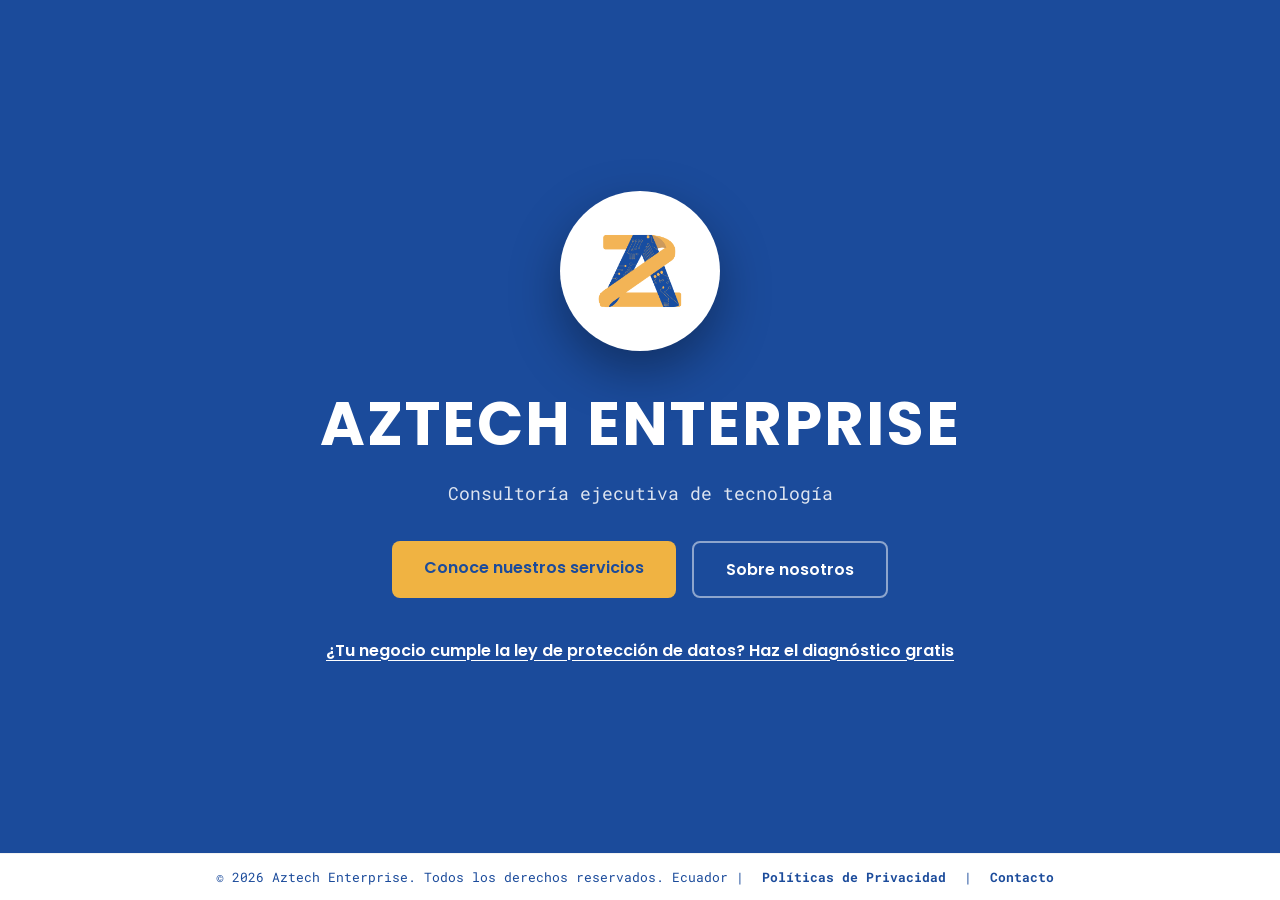
<file: index.html>
<!DOCTYPE html>
<html lang="es" class="page-index">
<head>
    <meta charset="UTF-8">
    <meta name="viewport" content="width=device-width, initial-scale=1.0">
    <title>Aztech | Gateway</title>
    <link rel="icon" type="image/jpeg" href="assets/images/solo-icono.jpg">
    <link rel="apple-touch-icon" href="assets/images/solo-icono.jpg">
    <link href="https://fonts.googleapis.com/css2?family=Poppins:wght@300;400;600;700&family=Roboto+Mono:wght@400;700&display=swap" rel="stylesheet">
    <link rel="stylesheet" href="assets/css/styles.css">
</head>
<body>

    <div class="gateway-container">
        <a href="enterprise.html" class="gateway-logo">
            <img src="assets/images/solo-icono.jpg" alt="Aztech Icono" class="icon-img">
        </a>
        <h1 class="gateway-title">AZTECH ENTERPRISE</h1>
        <p class="gateway-subtitle">Consultoría ejecutiva de tecnología</p>
        <div class="gateway-links">
            <a href="business.html" class="gateway-btn gateway-btn-primary">Conoce nuestros servicios</a>
            <a href="enterprise.html" class="gateway-btn gateway-btn-secondary">Sobre nosotros</a>
        </div>
        <a href="diagnostico-datos.html" class="gateway-diagnostico">¿Tu negocio cumple la ley de protección de datos? Haz el diagnóstico gratis</a>
    </div>

    <footer class="footer-index">
        © 2026 Aztech Enterprise. Todos los derechos reservados. Ecuador |
        <a href="politicas-de-privacidad.html">Políticas de Privacidad</a> |
        <a href="contacto.html">Contacto</a>
    </footer>


</body>
</html>
</file>
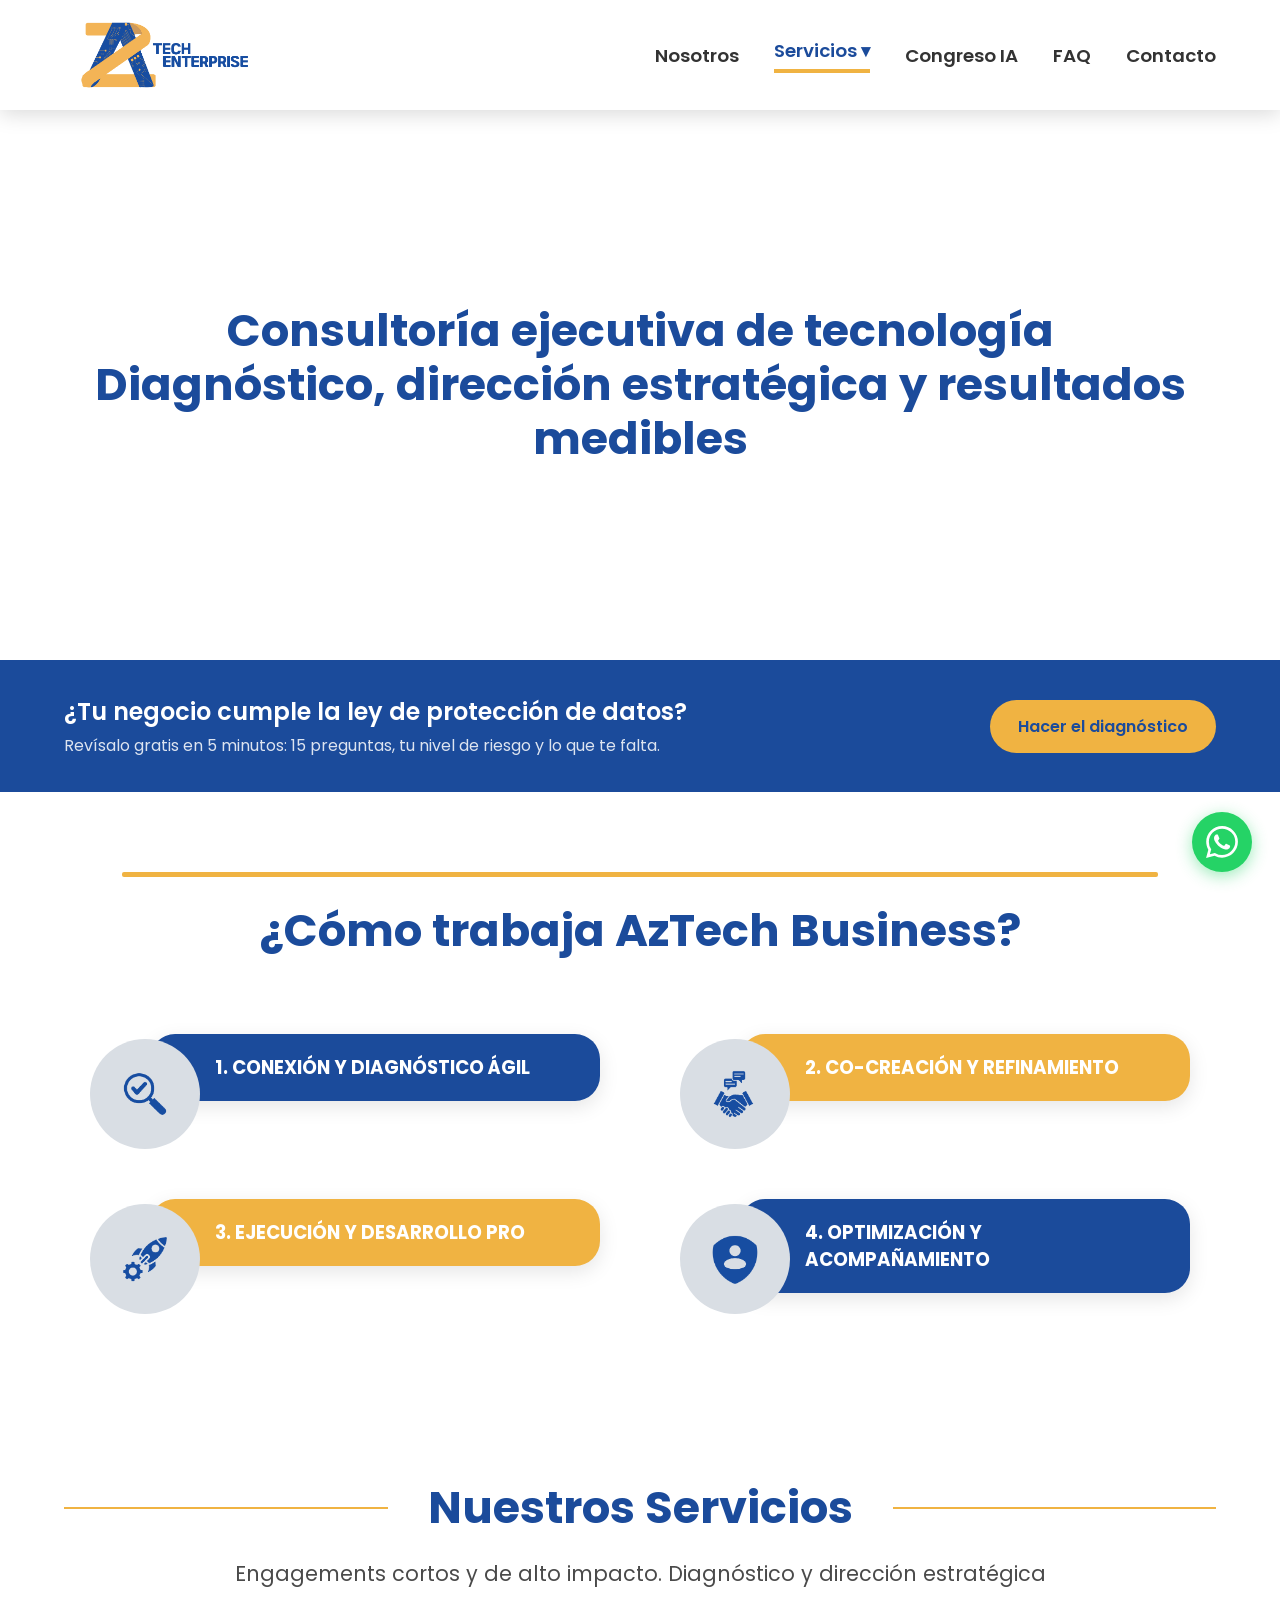
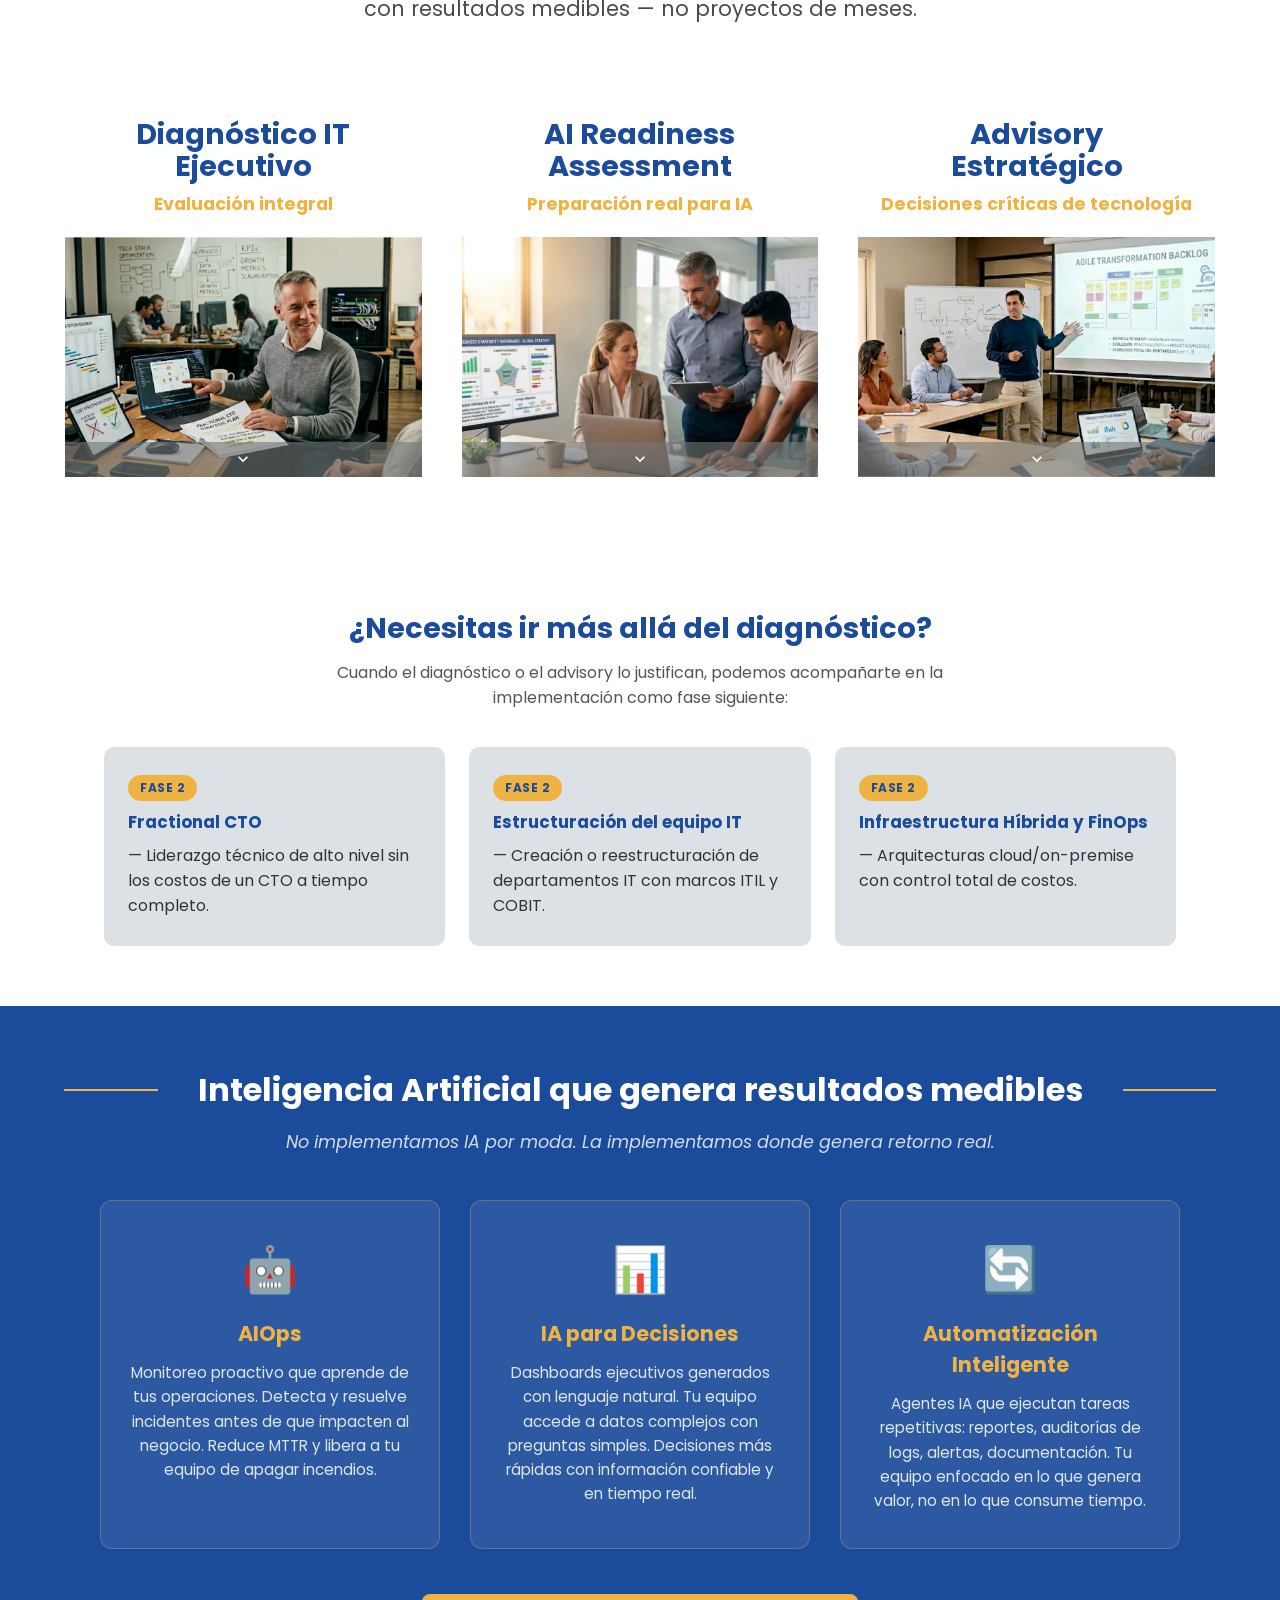
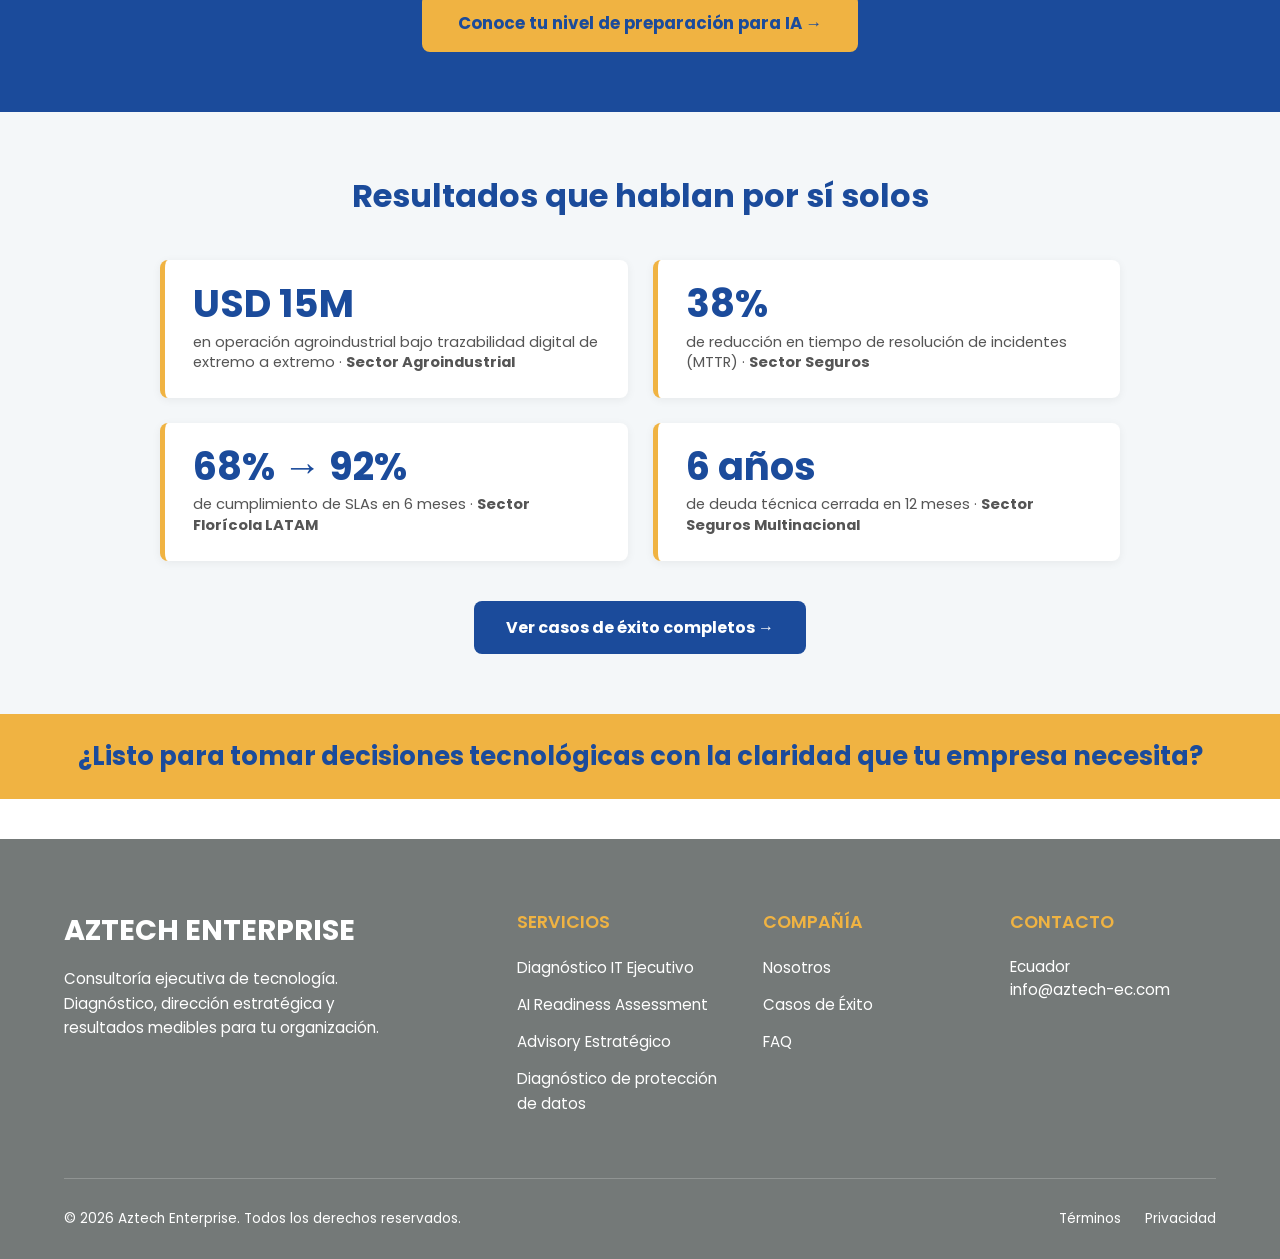
<file: business.html>
<!DOCTYPE html>
<html lang="es">
<head>
    <meta charset="UTF-8">
    <meta name="viewport" content="width=device-width, initial-scale=1.0">
    <title>Servicios | Aztech Enterprise</title>
    <link rel="icon" type="image/jpeg" href="assets/images/solo-icono.jpg">
    <link rel="apple-touch-icon" href="assets/images/solo-icono.jpg">
    <link href="https://fonts.googleapis.com/css2?family=Poppins:wght@300;400;600;700&family=Roboto+Mono:wght@400;700&display=swap" rel="stylesheet">
    <link rel="stylesheet" href="assets/css/styles.css">
</head>
<body>

    <header>
        <a href="index.html"><img src="assets/images/logo-principal.jpg" alt="Aztech" class="nav-logo-img"></a>
        <nav class="nav-links">
            <a href="enterprise.html">Nosotros</a>
            <div class="dropdown">
                <a href="business.html" class="active">Servicios ▾</a>
                <div class="dropdown-content">
                    <a href="business.html#diagnostico">Diagnóstico IT Ejecutivo</a>
                    <a href="business.html#ai-readiness">AI Readiness Assessment</a>
                    <a href="business.html#advisory">Advisory Estratégico</a>
                    <a href="diagnostico-datos.html">Diagnóstico de protección de datos</a>
                    <a href="casos-de-exito.html">Casos de Éxito</a>
                </div>
            </div>
            <a href="congreso-ia.html">Congreso IA</a>
            <a href="faq.html">FAQ</a>
            <a href="contacto.html">Contacto</a>
        </nav>
    </header>

    <main>
        <section class="hero-business">
            <video autoplay loop muted playsinline class="video-background"><source src="assets/videos/videobusinessinicio.mp4" type="video/mp4"></video>
            <div class="video-overlay-blanco"></div>
            <div class="hero-content">
                <h1 class="hero-title">
                    <span>Consultoría ejecutiva de tecnología</span>
                    <span>Diagnóstico, dirección estratégica y resultados medibles</span>
                </h1>
            </div>
        </section>

        <section class="banda-diagnostico">
            <div class="banda-diagnostico-texto">
                <h2>¿Tu negocio cumple la ley de protección de datos?</h2>
                <p>Revísalo gratis en 5 minutos: 15 preguntas, tu nivel de riesgo y lo que te falta.</p>
            </div>
            <a href="diagnostico-datos.html" class="banda-diagnostico-btn">Hacer el diagnóstico</a>
        </section>

        <section class="como-trabajamos">
            <div class="linea-amarilla-seccion"></div>
            <h2 class="titulo-seccion">¿Cómo trabaja AzTech Business?</h2>
            <div class="pasos-grid">
                <div class="paso-item">
                    <div class="paso-icono"><img src="assets/images/lupa1.png" alt="1"></div>
                    <div class="paso-texto bg-azul">
                        <span class="paso-titulo">1. CONEXIÓN Y DIAGNÓSTICO ÁGIL</span>
                        <p class="paso-desc">Dialogamos para entender tu flujo de trabajo real. <strong>Trazamos un diagnóstico técnico con una propuesta inicial.</strong> Brindándote claridad y soluciones desde el primer contacto, optimizando cada minuto de tu tiempo.</p>
                    </div>
                </div>
                <div class="paso-item">
                    <div class="paso-icono"><img src="assets/images/cocreacion2.png" alt="2"></div>
                    <div class="paso-texto bg-amarillo">
                        <span class="paso-titulo">2. CO-CREACIÓN Y REFINAMIENTO</span>
                        <p class="paso-desc"><strong>Pulimos la propuesta juntos</strong> para alinear prioridades. Dejamos la ruta trazada: cronograma, alcance e inversión clara.</p>
                    </div>
                </div>
                <div class="paso-item">
                    <div class="paso-icono"><img src="assets/images/ejecucion3.png" alt="3"></div>
                    <div class="paso-texto bg-amarillo">
                        <span class="paso-titulo">3. EJECUCIÓN Y DESARROLLO PRO</span>
                        <p class="paso-desc">Nuestro equipo despliega las <strong>soluciones planificadas</strong> bajo estándares de la industria, sin afectar tu jornada diaria.</p>
                    </div>
                </div>
                <div class="paso-item">
                    <div class="paso-icono"><img src="assets/images/optimizacion4.png" alt="4"></div>
                    <div class="paso-texto bg-azul">
                        <span class="paso-titulo">4. OPTIMIZACIÓN Y ACOMPAÑAMIENTO</span>
                        <p class="paso-desc">Aseguramos que tu tecnología sea un <strong>motor de crecimiento</strong> con seguimiento proactivo y excelencia técnica.</p>
                    </div>
                </div>
            </div>
        </section>

        <section class="servicios-detalle">
            <div class="detalle-header"><div class="linea-amarilla-completa"></div><h2 class="titulo-detalle">Nuestros Servicios</h2><div class="linea-amarilla-completa"></div></div>
            <p class="servicios-subtitulo">Engagements cortos y de alto impacto. Diagnóstico y dirección estratégica<br>con resultados medibles — no proyectos de meses.</p>
            <div class="detalle-grid paquetes-3">
                <div class="detalle-card" id="diagnostico">
                    <div class="detalle-texto-top"><h3 class="card-title">Diagnóstico IT<br>Ejecutivo</h3><p class="card-subtitle">Evaluación integral</p></div>
                    <div class="detalle-img-wrap"><img src="assets/images/CTO.png" alt="Diagnóstico IT Ejecutivo" class="detalle-img"><div class="img-hint-bar"><svg viewBox="0 0 24 24"><path d="M7.41 8.59L12 13.17l4.59-4.58L18 10l-6 6-6-6z"/></svg></div></div>
                    <div class="detalle-caja-gris">
                        <p>Evaluación integral de madurez tecnológica: infraestructura, procesos, equipo humano y costos. Recibes un reporte accionable con hoja de ruta priorizada, no un documento genérico de 80 páginas.</p>
                        <ul class="card-list">
                            <li>Sesión de descubrimiento con gerencia (2-3h)</li>
                            <li>Relevamiento técnico del estado actual</li>
                            <li>Reporte ejecutivo (máx. 15 páginas) con hallazgos priorizados</li>
                            <li>Hoja de ruta a 90 días con quick wins identificados</li>
                        </ul>
                        <p class="card-meta"><strong>Duración:</strong> 2-3 semanas &nbsp;·&nbsp; <strong>Inversión:</strong> USD 2,500 - 5,000</p>
                        <a href="https://wa.link/cytsk3" class="mas-info-btn" target="_blank" rel="noopener">Agendar conversación <svg viewBox="0 0 24 24"><path d="M5 12h14M12 5l7 7-7 7"/></svg></a>
                    </div>
                </div>

                <div class="detalle-card" id="ai-readiness">
                    <div class="detalle-texto-top"><h3 class="card-title">AI Readiness<br>Assessment</h3><p class="card-subtitle">Preparación real para IA</p></div>
                    <div class="detalle-img-wrap"><img src="assets/images/ai-readiness.jpg" alt="AI Readiness Assessment" class="detalle-img"><div class="img-hint-bar"><svg viewBox="0 0 24 24"><path d="M7.41 8.59L12 13.17l4.59-4.58L18 10l-6 6-6-6z"/></svg></div></div>
                    <div class="detalle-caja-gris">
                        <p>¿Dónde tiene sentido la IA en tu empresa, con qué empezar y qué necesitas antes de gastar un centavo? No implementamos IA — te decimos si estás listo y por dónde arrancar.</p>
                        <ul class="card-list">
                            <li>Diagnóstico de madurez IA en 4 dimensiones</li>
                            <li>Mapa de oportunidades: retorno real vs. gasto sin impacto</li>
                            <li>Quick wins implementables en 30 días</li>
                            <li>Hoja de ruta IA ejecutable a 90 días con estimación de inversión</li>
                        </ul>
                        <p class="card-meta"><strong>Duración:</strong> 1-2 semanas &nbsp;·&nbsp; <strong>Inversión:</strong> USD 1,500 - 3,500</p>
                        <a href="https://wa.link/kvzbin" class="mas-info-btn" target="_blank" rel="noopener">Agendar conversación <svg viewBox="0 0 24 24"><path d="M5 12h14M12 5l7 7-7 7"/></svg></a>
                    </div>
                </div>

                <div class="detalle-card" id="advisory">
                    <div class="detalle-texto-top"><h3 class="card-title">Advisory<br>Estratégico</h3><p class="card-subtitle">Decisiones críticas de tecnología</p></div>
                    <div class="detalle-img-wrap"><img src="assets/images/AGILIDAD.png" alt="Advisory Estratégico" class="detalle-img"><div class="img-hint-bar"><svg viewBox="0 0 24 24"><path d="M7.41 8.59L12 13.17l4.59-4.58L18 10l-6 6-6-6z"/></svg></div></div>
                    <div class="detalle-caja-gris">
                        <p>Sesiones de asesoría para decisiones tecnológicas críticas. No es un retainer mensual: es un bloque de 3-5 sesiones estructuradas para resolver una pregunta estratégica concreta.</p>
                        <ul class="card-list">
                            <li>Sesión de encuadre: definir la pregunta y el contexto</li>
                            <li>2-4 sesiones de trabajo (60-90 min) con análisis preparado</li>
                            <li>Documento de recomendación con opciones, riesgos y siguiente paso</li>
                        </ul>
                        <p class="card-meta"><strong>Duración:</strong> 2-4 semanas &nbsp;·&nbsp; <strong>Inversión:</strong> USD 800 - 2,000</p>
                        <a href="https://wa.link/tb0379" class="mas-info-btn" target="_blank" rel="noopener">Agendar conversación <svg viewBox="0 0 24 24"><path d="M5 12h14M12 5l7 7-7 7"/></svg></a>
                    </div>
                </div>
            </div>
        </section>

        <!-- SECCIÓN: SERVICIOS DERIVADOS (UPSELL) -->
        <section class="servicios-derivados">
            <div class="derivados-header">
                <h3 class="derivados-titulo">¿Necesitas ir más allá del diagnóstico?</h3>
                <p class="derivados-subtitulo">Cuando el diagnóstico o el advisory lo justifican, podemos acompañarte en la implementación como fase siguiente:</p>
            </div>
            <div class="derivados-grid">
                <div class="derivado-item">
                    <span class="derivado-tag">Fase 2</span>
                    <strong>Fractional CTO</strong> — Liderazgo técnico de alto nivel sin los costos de un CTO a tiempo completo.
                </div>
                <div class="derivado-item">
                    <span class="derivado-tag">Fase 2</span>
                    <strong>Estructuración del equipo IT</strong> — Creación o reestructuración de departamentos IT con marcos ITIL y COBIT.
                </div>
                <div class="derivado-item">
                    <span class="derivado-tag">Fase 2</span>
                    <strong>Infraestructura Híbrida y FinOps</strong> — Arquitecturas cloud/on-premise con control total de costos.
                </div>
            </div>
        </section>

        <!-- SECCIÓN IA APLICADA AL NEGOCIO -->
        <section class="seccion-ia">
            <div class="ia-header">
                <div class="linea-amarilla-completa"></div>
                <h2 class="titulo-ia">Inteligencia Artificial que genera resultados medibles</h2>
                <div class="linea-amarilla-completa"></div>
            </div>
            <p class="ia-subtitulo">No implementamos IA por moda. La implementamos donde genera retorno real.</p>
            <div class="ia-grid">
                <div class="ia-card">
                    <div class="ia-icon">🤖</div>
                    <h3 class="ia-card-title">AIOps</h3>
                    <p class="ia-card-desc">Monitoreo proactivo que aprende de tus operaciones. Detecta y resuelve incidentes antes de que impacten al negocio. Reduce MTTR y libera a tu equipo de apagar incendios.</p>
                </div>
                <div class="ia-card">
                    <div class="ia-icon">📊</div>
                    <h3 class="ia-card-title">IA para Decisiones</h3>
                    <p class="ia-card-desc">Dashboards ejecutivos generados con lenguaje natural. Tu equipo accede a datos complejos con preguntas simples. Decisiones más rápidas con información confiable y en tiempo real.</p>
                </div>
                <div class="ia-card">
                    <div class="ia-icon">🔄</div>
                    <h3 class="ia-card-title">Automatización Inteligente</h3>
                    <p class="ia-card-desc">Agentes IA que ejecutan tareas repetitivas: reportes, auditorías de logs, alertas, documentación. Tu equipo enfocado en lo que genera valor, no en lo que consume tiempo.</p>
                </div>
            </div>
            <div class="ia-cta">
                <a href="https://wa.link/q7hr5e" class="ia-btn" target="_blank" rel="noopener">Conoce tu nivel de preparación para IA →</a>
            </div>
        </section>

        <div class="seccion-casos-preview">
            <h2 class="titulo-casos">Resultados que hablan por sí solos</h2>
            <div class="casos-metricas-grid">
                <div class="metrica-item">
                    <span class="metrica-numero">USD 15M</span>
                    <span class="metrica-label">en operación agroindustrial bajo trazabilidad digital de extremo a extremo · <strong>Sector Agroindustrial</strong></span>
                </div>
                <div class="metrica-item">
                    <span class="metrica-numero">38%</span>
                    <span class="metrica-label">de reducción en tiempo de resolución de incidentes (MTTR) · <strong>Sector Seguros</strong></span>
                </div>
                <div class="metrica-item">
                    <span class="metrica-numero">68% → 92%</span>
                    <span class="metrica-label">de cumplimiento de SLAs en 6 meses · <strong>Sector Florícola LATAM</strong></span>
                </div>
                <div class="metrica-item">
                    <span class="metrica-numero">6 años</span>
                    <span class="metrica-label">de deuda técnica cerrada en 12 meses · <strong>Sector Seguros Multinacional</strong></span>
                </div>
            </div>
            <a href="casos-de-exito.html" class="ver-casos-btn">Ver casos de éxito completos →</a>
        </div>

        <section class="banner-final-business">
            <h3>¿Listo para tomar decisiones tecnológicas con la claridad que tu empresa necesita?</h3>
        </section>
    </main>

    <footer>
        <div class="footer-container">
            <div class="footer-brand">
                <h3>AZTECH ENTERPRISE</h3>
                <p>Consultoría ejecutiva de tecnología. Diagnóstico, dirección estratégica y resultados medibles para tu organización.</p>
            </div>
            <div class="footer-col">
                <h4>Servicios</h4>
                <ul>
                    <li><a href="business.html#diagnostico">Diagnóstico IT Ejecutivo</a></li>
                    <li><a href="business.html#ai-readiness">AI Readiness Assessment</a></li>
                    <li><a href="business.html#advisory">Advisory Estratégico</a></li>
                    <li><a href="diagnostico-datos.html">Diagnóstico de protección de datos</a></li>
                </ul>
            </div>
            <div class="footer-col">
                <h4>Compañía</h4>
                <ul>
                    <li><a href="enterprise.html">Nosotros</a></li>
                    <li><a href="casos-de-exito.html">Casos de Éxito</a></li>
                    <li><a href="faq.html">FAQ</a></li>
                </ul>
            </div>
            <div class="footer-col">
                <h4>Contacto</h4>
                <p>Ecuador</p>
                <p><a href="mailto:info@aztech-ec.com">info@aztech-ec.com</a></p>
            </div>
        </div>
        <div class="footer-bottom">
            <div>© 2026 Aztech Enterprise. Todos los derechos reservados.</div>
            <div class="footer-links">
                <a href="#">Términos</a>
                <a href="politicas-de-privacidad.html">Privacidad</a>
            </div>
        </div>
    </footer>


    <a href="https://wa.link/y37yti" class="whatsapp-flotante" target="_blank" rel="noopener" aria-label="Contáctanos por WhatsApp">
        <svg viewBox="0 0 24 24" fill="currentColor"><path d="M17.472 14.382c-.297-.149-1.758-.867-2.03-.967-.273-.099-.471-.148-.67.15-.197.297-.767.966-.94 1.164-.173.199-.347.223-.644.075-.297-.15-1.255-.463-2.39-1.475-.883-.788-1.48-1.761-1.653-2.059-.173-.297-.018-.458.13-.606.134-.133.298-.347.446-.52.149-.174.198-.298.298-.497.099-.198.05-.371-.025-.52-.075-.149-.669-1.612-.916-2.207-.242-.579-.487-.5-.669-.51-.173-.008-.371-.01-.57-.01-.198 0-.52.074-.792.372-.272.297-1.04 1.016-1.04 2.479 0 1.462 1.065 2.875 1.213 3.074.149.198 2.096 3.2 5.077 4.487.709.306 1.262.489 1.694.625.712.227 1.36.195 1.871.118.571-.085 1.758-.719 2.006-1.413.248-.694.248-1.289.173-1.413-.074-.124-.272-.198-.57-.347m-5.421 7.403h-.004a9.87 9.87 0 01-5.031-1.378l-.361-.214-3.741.982.998-3.648-.235-.374a9.86 9.86 0 01-1.51-5.26c.001-5.45 4.436-9.884 9.888-9.884 2.64 0 5.122 1.03 6.988 2.898a9.825 9.825 0 012.893 6.994c-.003 5.45-4.437 9.884-9.885 9.884m8.413-18.297A11.815 11.815 0 0012.05 0C5.495 0 .16 5.335.157 11.892c0 2.096.547 4.142 1.588 5.945L.057 24l6.305-1.654a11.882 11.882 0 005.683 1.448h.005c6.554 0 11.89-5.335 11.893-11.893a11.821 11.821 0 00-3.48-8.413z"/></svg>
    </a>

</body>
</html>
</file>
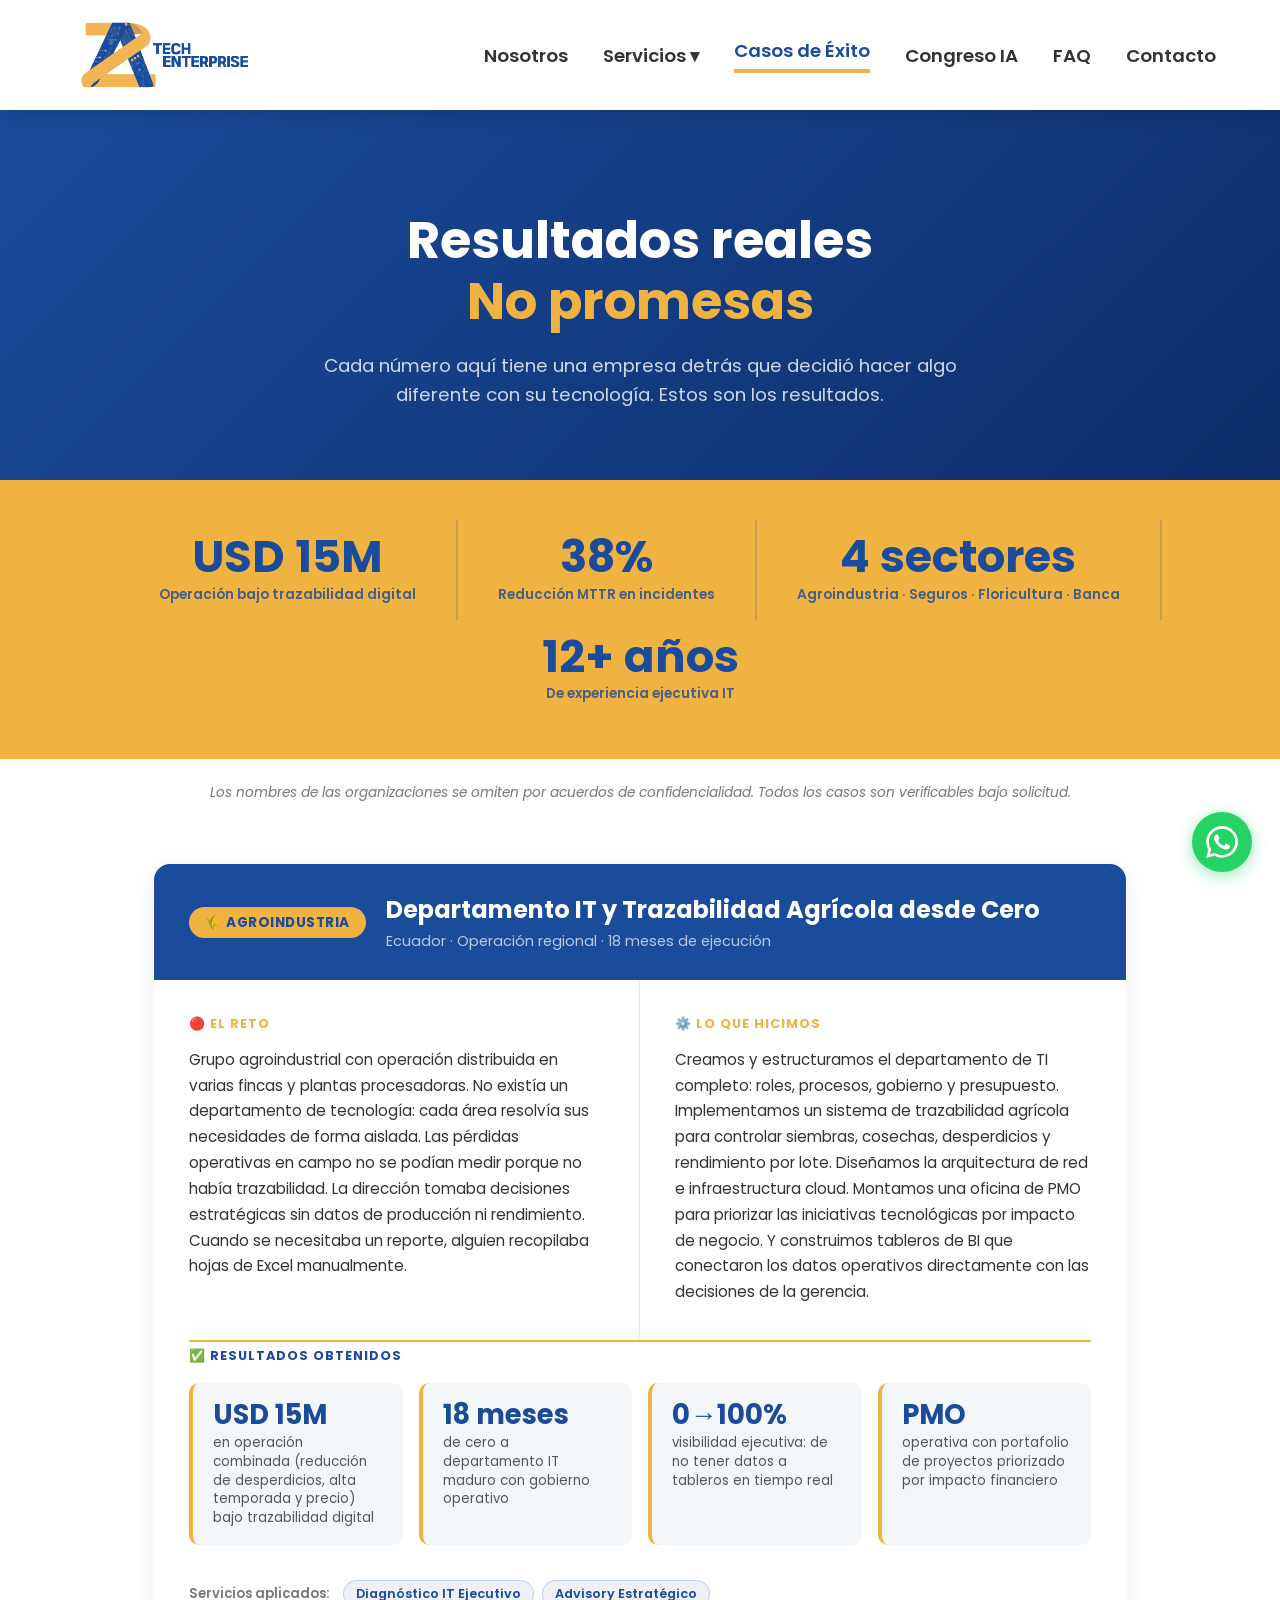
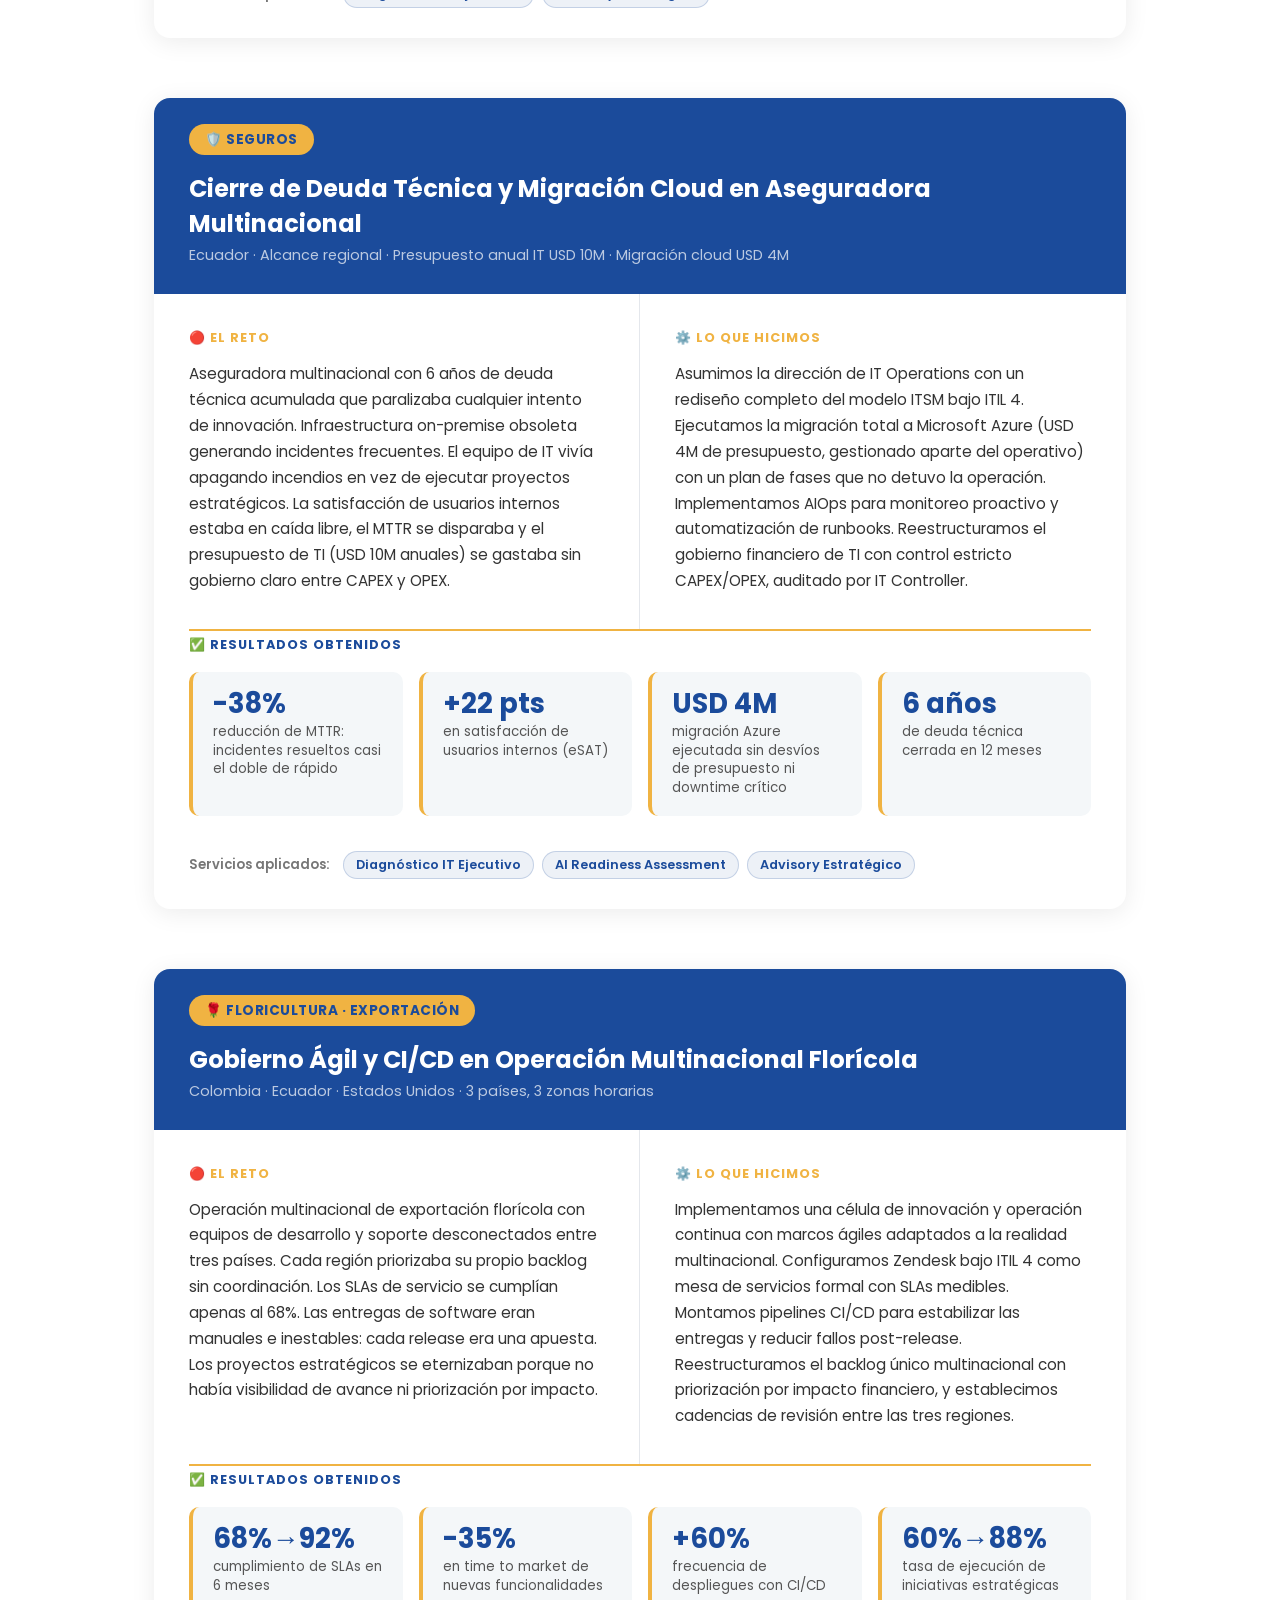
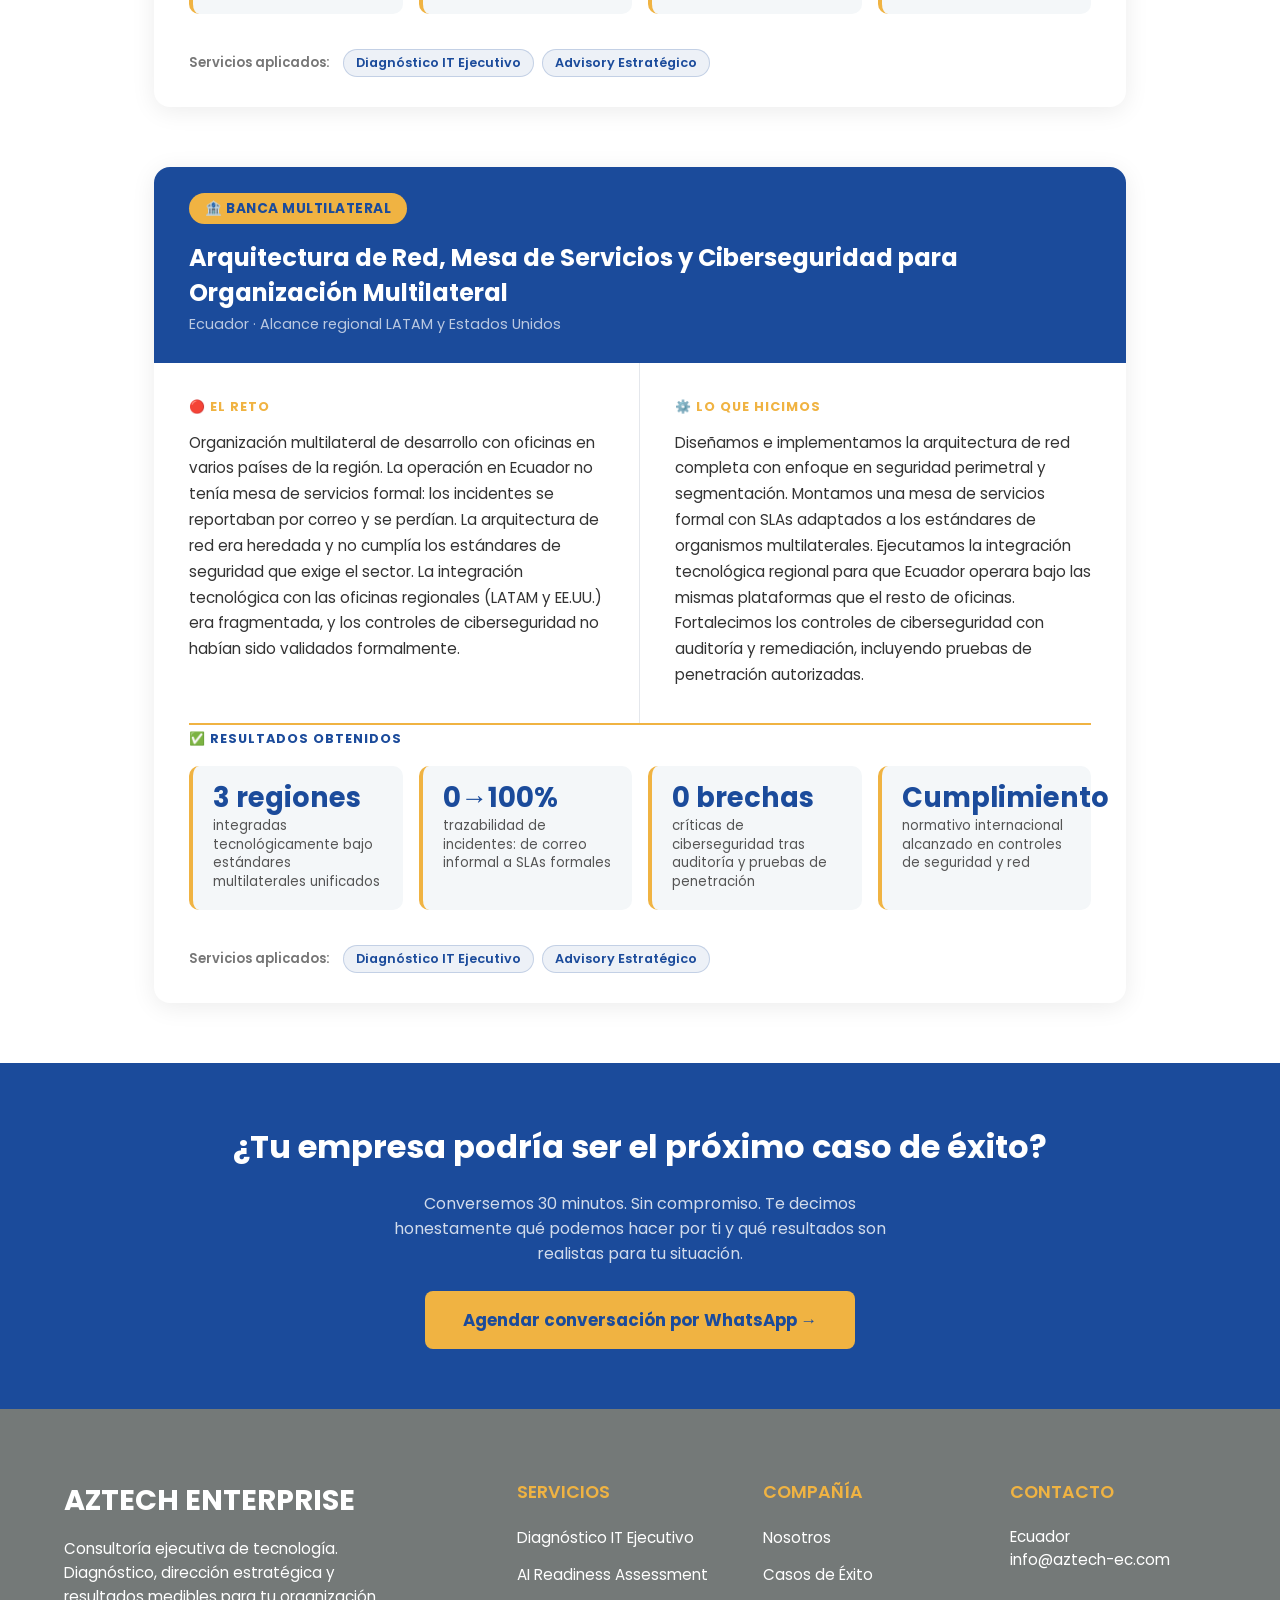
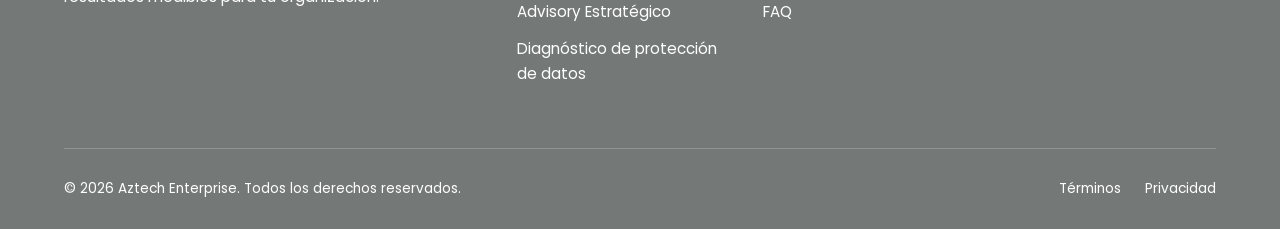
<file: casos-de-exito.html>
<!DOCTYPE html>
<html lang="es">
<head>
    <meta charset="UTF-8">
    <meta name="viewport" content="width=device-width, initial-scale=1.0">
    <title>Casos de Éxito | Aztech Enterprise</title>
    <link rel="icon" type="image/jpeg" href="assets/images/solo-icono.jpg">
    <link rel="apple-touch-icon" href="assets/images/solo-icono.jpg">
    <link href="https://fonts.googleapis.com/css2?family=Poppins:wght@300;400;600;700&family=Roboto+Mono:wght@400;700&display=swap" rel="stylesheet">
    <link rel="stylesheet" href="assets/css/styles.css">
    <style>
        /* ---- Estilos específicos de esta página ---- */
        .hero-casos {
            background: linear-gradient(135deg, var(--azul-aztech) 0%, #0d2d6b 100%);
            padding: 100px 5% 70px;
            text-align: center;
            display: flex;
            flex-direction: column;
            align-items: center;
        }
        .hero-casos h1 {
            color: var(--blanco);
            font-size: clamp(2rem, 4vw, 3.2rem);
            font-weight: 700;
            margin-bottom: 18px;
            line-height: 1.2;
        }
        .hero-casos h1 span {
            color: var(--amarillo-aztech);
        }
        .hero-casos p {
            color: rgba(255,255,255,0.8);
            font-size: 1.15rem;
            max-width: 680px;
            line-height: 1.6;
        }

        /* Métricas resumen */
        .metricas-resumen {
            background: var(--amarillo-aztech);
            padding: 40px 5%;
            display: flex;
            justify-content: center;
            gap: 0;
            flex-wrap: wrap;
        }
        .metrica-resumen-item {
            text-align: center;
            padding: 15px 40px;
            border-right: 2px solid rgba(27,75,155,0.2);
        }
        .metrica-resumen-item:last-child { border-right: none; }
        .metrica-resumen-num {
            display: block;
            color: var(--azul-aztech);
            font-size: clamp(2rem, 3.5vw, 2.8rem);
            font-weight: 700;
            line-height: 1;
        }
        .metrica-resumen-txt {
            display: block;
            color: var(--azul-aztech);
            font-size: 0.85rem;
            font-weight: 600;
            margin-top: 5px;
            opacity: 0.8;
        }

        /* Casos */
        .casos-container {
            max-width: 1100px;
            margin: 0 auto;
            padding: 60px 5%;
            display: flex;
            flex-direction: column;
            gap: 60px;
        }
        .caso-card {
            background: var(--blanco);
            border-radius: 16px;
            box-shadow: 0 4px 24px rgba(0,0,0,0.08);
            overflow: hidden;
            display: flex;
            flex-direction: column;
        }
        .caso-header {
            background: var(--azul-aztech);
            padding: 28px 35px;
            display: flex;
            align-items: center;
            gap: 20px;
            flex-wrap: wrap;
        }
        .caso-sector-badge {
            background: var(--amarillo-aztech);
            color: var(--azul-aztech);
            padding: 6px 16px;
            border-radius: 20px;
            font-size: 0.85rem;
            font-weight: 700;
            text-transform: uppercase;
            letter-spacing: 0.5px;
            white-space: nowrap;
        }
        .caso-header-info h3 {
            color: var(--blanco);
            font-size: 1.5rem;
            font-weight: 700;
            margin-bottom: 4px;
        }
        .caso-header-info p {
            color: rgba(255,255,255,0.7);
            font-size: 0.9rem;
        }

        .caso-body {
            display: grid;
            grid-template-columns: 1fr 1fr;
            gap: 0;
        }
        .caso-col {
            padding: 35px;
        }
        .caso-col:first-child {
            border-right: 1px solid var(--gris-timeline);
        }
        .caso-col-title {
            color: var(--amarillo-aztech);
            font-size: 0.8rem;
            font-weight: 700;
            text-transform: uppercase;
            letter-spacing: 1px;
            margin-bottom: 14px;
        }
        .caso-col p {
            color: var(--texto);
            font-size: 0.95rem;
            line-height: 1.7;
        }

        /* Resultados */
        .caso-resultados {
            padding: 0 35px 35px;
        }
        .resultados-title {
            color: var(--azul-aztech);
            font-size: 0.8rem;
            font-weight: 700;
            text-transform: uppercase;
            letter-spacing: 1px;
            margin-bottom: 18px;
            padding-top: 5px;
            border-top: 2px solid var(--amarillo-aztech);
        }
        .resultados-grid {
            display: grid;
            grid-template-columns: repeat(auto-fit, minmax(180px, 1fr));
            gap: 16px;
        }
        .resultado-item {
            background: var(--gris-fondo);
            border-radius: 10px;
            padding: 18px 20px;
            border-left: 4px solid var(--amarillo-aztech);
        }
        .resultado-num {
            display: block;
            color: var(--azul-aztech);
            font-size: 1.7rem;
            font-weight: 700;
            line-height: 1;
            margin-bottom: 6px;
        }
        .resultado-desc {
            display: block;
            color: #555;
            font-size: 0.83rem;
            line-height: 1.4;
        }

        /* Tags de servicios */
        .caso-servicios {
            padding: 0 35px 30px;
            display: flex;
            flex-wrap: wrap;
            gap: 8px;
            align-items: center;
        }
        .servicios-label {
            color: #777;
            font-size: 0.82rem;
            font-weight: 600;
            margin-right: 5px;
        }
        .servicio-tag {
            background: rgba(27,75,155,0.08);
            color: var(--azul-aztech);
            border: 1px solid rgba(27,75,155,0.2);
            padding: 4px 12px;
            border-radius: 20px;
            font-size: 0.8rem;
            font-weight: 600;
        }

        /* CTA final */
        .casos-cta {
            background: var(--azul-aztech);
            padding: 60px 5%;
            text-align: center;
            display: flex;
            flex-direction: column;
            align-items: center;
            gap: 20px;
        }
        .casos-cta h2 {
            color: var(--blanco);
            font-size: clamp(1.4rem, 2.5vw, 2rem);
            font-weight: 700;
        }
        .casos-cta p {
            color: rgba(255,255,255,0.8);
            font-size: 1rem;
            max-width: 550px;
        }
        .casos-cta-btn {
            background: var(--amarillo-aztech);
            color: var(--azul-aztech);
            padding: 16px 38px;
            border-radius: 8px;
            font-weight: 700;
            font-size: 1.05rem;
            text-decoration: none;
            transition: 0.3s;
            margin-top: 5px;
        }
        .casos-cta-btn:hover {
            background: #e0a030;
            transform: translateY(-2px);
            box-shadow: 0 6px 20px rgba(240,179,66,0.4);
        }

        /* Responsive */
        @media (max-width: 768px) {
            .caso-body { grid-template-columns: 1fr; }
            .caso-col:first-child { border-right: none; border-bottom: 1px solid var(--gris-timeline); }
            .metricas-resumen { flex-direction: column; align-items: center; }
            .metrica-resumen-item { border-right: none; border-bottom: 2px solid rgba(27,75,155,0.15); padding: 20px; }
            .metrica-resumen-item:last-child { border-bottom: none; }
            .resultados-grid { grid-template-columns: 1fr 1fr; }
        }
        @media (max-width: 480px) {
            .resultados-grid { grid-template-columns: 1fr; }
            .caso-header { flex-direction: column; align-items: flex-start; }
        }
    </style>
</head>
<body>

    <header>
        <a href="index.html"><img src="assets/images/logo-principal.jpg" alt="Aztech" class="nav-logo-img"></a>
        <nav class="nav-links">
            <a href="enterprise.html">Nosotros</a>
            <div class="dropdown">
                <a href="business.html">Servicios ▾</a>
                <div class="dropdown-content">
                    <a href="business.html#diagnostico">Diagnóstico IT Ejecutivo</a>
                    <a href="business.html#ai-readiness">AI Readiness Assessment</a>
                    <a href="business.html#advisory">Advisory Estratégico</a>
                    <a href="diagnostico-datos.html">Diagnóstico de protección de datos</a>
                    <a href="casos-de-exito.html">Casos de Éxito</a>
                </div>
            </div>
            <a href="casos-de-exito.html" class="active">Casos de Éxito</a>
            <a href="congreso-ia.html">Congreso IA</a>
            <a href="faq.html">FAQ</a>
            <a href="contacto.html">Contacto</a>
        </nav>
    </header>

    <main>

        <!-- HERO -->
        <section class="hero-casos">
            <h1>Resultados reales<br><span>No promesas</span></h1>
            <p>Cada número aquí tiene una empresa detrás que decidió hacer algo diferente con su tecnología. Estos son los resultados.</p>
        </section>

        <!-- MÉTRICAS RESUMEN -->
        <div class="metricas-resumen">
            <div class="metrica-resumen-item">
                <span class="metrica-resumen-num">USD 15M</span>
                <span class="metrica-resumen-txt">Operación bajo trazabilidad digital</span>
            </div>
            <div class="metrica-resumen-item">
                <span class="metrica-resumen-num">38%</span>
                <span class="metrica-resumen-txt">Reducción MTTR en incidentes</span>
            </div>
            <div class="metrica-resumen-item">
                <span class="metrica-resumen-num">4 sectores</span>
                <span class="metrica-resumen-txt">Agroindustria · Seguros · Floricultura · Banca</span>
            </div>
            <div class="metrica-resumen-item">
                <span class="metrica-resumen-num">12+ años</span>
                <span class="metrica-resumen-txt">De experiencia ejecutiva IT</span>
            </div>
        </div>

        <!-- NOTA CONFIDENCIALIDAD -->
        <div style="max-width:1100px;margin:0 auto;padding:24px 5% 0;text-align:center;">
            <p style="color:#777;font-size:0.85rem;font-style:italic;line-height:1.5;">Los nombres de las organizaciones se omiten por acuerdos de confidencialidad. Todos los casos son verificables bajo solicitud.</p>
        </div>

        <!-- CASOS -->
        <div class="casos-container">

            <!-- CASO 1: AGROINDUSTRIAL (Sande Group) -->
            <div class="caso-card">
                <div class="caso-header">
                    <div>
                        <span class="caso-sector-badge">🌾 Agroindustria</span>
                    </div>
                    <div class="caso-header-info">
                        <h3>Departamento IT y Trazabilidad Agrícola desde Cero</h3>
                        <p>Ecuador · Operación regional · 18 meses de ejecución</p>
                    </div>
                </div>
                <div class="caso-body">
                    <div class="caso-col">
                        <div class="caso-col-title">🔴 El reto</div>
                        <p>Grupo agroindustrial con operación distribuida en varias fincas y plantas procesadoras. No existía un departamento de tecnología: cada área resolvía sus necesidades de forma aislada. Las pérdidas operativas en campo no se podían medir porque no había trazabilidad. La dirección tomaba decisiones estratégicas sin datos de producción ni rendimiento. Cuando se necesitaba un reporte, alguien recopilaba hojas de Excel manualmente.</p>
                    </div>
                    <div class="caso-col">
                        <div class="caso-col-title">⚙️ Lo que hicimos</div>
                        <p>Creamos y estructuramos el departamento de TI completo: roles, procesos, gobierno y presupuesto. Implementamos un sistema de trazabilidad agrícola para controlar siembras, cosechas, desperdicios y rendimiento por lote. Diseñamos la arquitectura de red e infraestructura cloud. Montamos una oficina de PMO para priorizar las iniciativas tecnológicas por impacto de negocio. Y construimos tableros de BI que conectaron los datos operativos directamente con las decisiones de la gerencia.</p>
                    </div>
                </div>
                <div class="caso-resultados">
                    <div class="resultados-title">✅ Resultados obtenidos</div>
                    <div class="resultados-grid">
                        <div class="resultado-item">
                            <span class="resultado-num">USD 15M</span>
                            <span class="resultado-desc">en operación combinada (reducción de desperdicios, alta temporada y precio) bajo trazabilidad digital</span>
                        </div>
                        <div class="resultado-item">
                            <span class="resultado-num">18 meses</span>
                            <span class="resultado-desc">de cero a departamento IT maduro con gobierno operativo</span>
                        </div>
                        <div class="resultado-item">
                            <span class="resultado-num">0→100%</span>
                            <span class="resultado-desc">visibilidad ejecutiva: de no tener datos a tableros en tiempo real</span>
                        </div>
                        <div class="resultado-item">
                            <span class="resultado-num">PMO</span>
                            <span class="resultado-desc">operativa con portafolio de proyectos priorizado por impacto financiero</span>
                        </div>
                    </div>
                </div>
                <div class="caso-servicios">
                    <span class="servicios-label">Servicios aplicados:</span>
                    <span class="servicio-tag">Diagnóstico IT Ejecutivo</span>
                    <span class="servicio-tag">Advisory Estratégico</span>
                </div>
            </div>

            <!-- CASO 2: SEGUROS (Zurich) -->
            <div class="caso-card">
                <div class="caso-header">
                    <div>
                        <span class="caso-sector-badge">🛡️ Seguros</span>
                    </div>
                    <div class="caso-header-info">
                        <h3>Cierre de Deuda Técnica y Migración Cloud en Aseguradora Multinacional</h3>
                        <p>Ecuador · Alcance regional · Presupuesto anual IT USD 10M · Migración cloud USD 4M</p>
                    </div>
                </div>
                <div class="caso-body">
                    <div class="caso-col">
                        <div class="caso-col-title">🔴 El reto</div>
                        <p>Aseguradora multinacional con 6 años de deuda técnica acumulada que paralizaba cualquier intento de innovación. Infraestructura on-premise obsoleta generando incidentes frecuentes. El equipo de IT vivía apagando incendios en vez de ejecutar proyectos estratégicos. La satisfacción de usuarios internos estaba en caída libre, el MTTR se disparaba y el presupuesto de TI (USD 10M anuales) se gastaba sin gobierno claro entre CAPEX y OPEX.</p>
                    </div>
                    <div class="caso-col">
                        <div class="caso-col-title">⚙️ Lo que hicimos</div>
                        <p>Asumimos la dirección de IT Operations con un rediseño completo del modelo ITSM bajo ITIL 4. Ejecutamos la migración total a Microsoft Azure (USD 4M de presupuesto, gestionado aparte del operativo) con un plan de fases que no detuvo la operación. Implementamos AIOps para monitoreo proactivo y automatización de runbooks. Reestructuramos el gobierno financiero de TI con control estricto CAPEX/OPEX, auditado por IT Controller.</p>
                    </div>
                </div>
                <div class="caso-resultados">
                    <div class="resultados-title">✅ Resultados obtenidos</div>
                    <div class="resultados-grid">
                        <div class="resultado-item">
                            <span class="resultado-num">-38%</span>
                            <span class="resultado-desc">reducción de MTTR: incidentes resueltos casi el doble de rápido</span>
                        </div>
                        <div class="resultado-item">
                            <span class="resultado-num">+22 pts</span>
                            <span class="resultado-desc">en satisfacción de usuarios internos (eSAT)</span>
                        </div>
                        <div class="resultado-item">
                            <span class="resultado-num">USD 4M</span>
                            <span class="resultado-desc">migración Azure ejecutada sin desvíos de presupuesto ni downtime crítico</span>
                        </div>
                        <div class="resultado-item">
                            <span class="resultado-num">6 años</span>
                            <span class="resultado-desc">de deuda técnica cerrada en 12 meses</span>
                        </div>
                    </div>
                </div>
                <div class="caso-servicios">
                    <span class="servicios-label">Servicios aplicados:</span>
                    <span class="servicio-tag">Diagnóstico IT Ejecutivo</span>
                    <span class="servicio-tag">AI Readiness Assessment</span>
                    <span class="servicio-tag">Advisory Estratégico</span>
                </div>
            </div>

            <!-- CASO 3: FLORICULTURA -->
            <div class="caso-card">
                <div class="caso-header">
                    <div>
                        <span class="caso-sector-badge">🌹 Floricultura · Exportación</span>
                    </div>
                    <div class="caso-header-info">
                        <h3>Gobierno Ágil y CI/CD en Operación Multinacional Florícola</h3>
                        <p>Colombia · Ecuador · Estados Unidos · 3 países, 3 zonas horarias</p>
                    </div>
                </div>
                <div class="caso-body">
                    <div class="caso-col">
                        <div class="caso-col-title">🔴 El reto</div>
                        <p>Operación multinacional de exportación florícola con equipos de desarrollo y soporte desconectados entre tres países. Cada región priorizaba su propio backlog sin coordinación. Los SLAs de servicio se cumplían apenas al 68%. Las entregas de software eran manuales e inestables: cada release era una apuesta. Los proyectos estratégicos se eternizaban porque no había visibilidad de avance ni priorización por impacto.</p>
                    </div>
                    <div class="caso-col">
                        <div class="caso-col-title">⚙️ Lo que hicimos</div>
                        <p>Implementamos una célula de innovación y operación continua con marcos ágiles adaptados a la realidad multinacional. Configuramos Zendesk bajo ITIL 4 como mesa de servicios formal con SLAs medibles. Montamos pipelines CI/CD para estabilizar las entregas y reducir fallos post-release. Reestructuramos el backlog único multinacional con priorización por impacto financiero, y establecimos cadencias de revisión entre las tres regiones.</p>
                    </div>
                </div>
                <div class="caso-resultados">
                    <div class="resultados-title">✅ Resultados obtenidos</div>
                    <div class="resultados-grid">
                        <div class="resultado-item">
                            <span class="resultado-num">68%→92%</span>
                            <span class="resultado-desc">cumplimiento de SLAs en 6 meses</span>
                        </div>
                        <div class="resultado-item">
                            <span class="resultado-num">-35%</span>
                            <span class="resultado-desc">en time to market de nuevas funcionalidades</span>
                        </div>
                        <div class="resultado-item">
                            <span class="resultado-num">+60%</span>
                            <span class="resultado-desc">frecuencia de despliegues con CI/CD</span>
                        </div>
                        <div class="resultado-item">
                            <span class="resultado-num">60%→88%</span>
                            <span class="resultado-desc">tasa de ejecución de iniciativas estratégicas</span>
                        </div>
                    </div>
                </div>
                <div class="caso-servicios">
                    <span class="servicios-label">Servicios aplicados:</span>
                    <span class="servicio-tag">Diagnóstico IT Ejecutivo</span>
                    <span class="servicio-tag">Advisory Estratégico</span>
                </div>
            </div>

            <!-- CASO 4: BANCA MULTILATERAL (BID) -->
            <div class="caso-card">
                <div class="caso-header">
                    <div>
                        <span class="caso-sector-badge">🏦 Banca Multilateral</span>
                    </div>
                    <div class="caso-header-info">
                        <h3>Arquitectura de Red, Mesa de Servicios y Ciberseguridad para Organización Multilateral</h3>
                        <p>Ecuador · Alcance regional LATAM y Estados Unidos</p>
                    </div>
                </div>
                <div class="caso-body">
                    <div class="caso-col">
                        <div class="caso-col-title">🔴 El reto</div>
                        <p>Organización multilateral de desarrollo con oficinas en varios países de la región. La operación en Ecuador no tenía mesa de servicios formal: los incidentes se reportaban por correo y se perdían. La arquitectura de red era heredada y no cumplía los estándares de seguridad que exige el sector. La integración tecnológica con las oficinas regionales (LATAM y EE.UU.) era fragmentada, y los controles de ciberseguridad no habían sido validados formalmente.</p>
                    </div>
                    <div class="caso-col">
                        <div class="caso-col-title">⚙️ Lo que hicimos</div>
                        <p>Diseñamos e implementamos la arquitectura de red completa con enfoque en seguridad perimetral y segmentación. Montamos una mesa de servicios formal con SLAs adaptados a los estándares de organismos multilaterales. Ejecutamos la integración tecnológica regional para que Ecuador operara bajo las mismas plataformas que el resto de oficinas. Fortalecimos los controles de ciberseguridad con auditoría y remediación, incluyendo pruebas de penetración autorizadas.</p>
                    </div>
                </div>
                <div class="caso-resultados">
                    <div class="resultados-title">✅ Resultados obtenidos</div>
                    <div class="resultados-grid">
                        <div class="resultado-item">
                            <span class="resultado-num">3 regiones</span>
                            <span class="resultado-desc">integradas tecnológicamente bajo estándares multilaterales unificados</span>
                        </div>
                        <div class="resultado-item">
                            <span class="resultado-num">0→100%</span>
                            <span class="resultado-desc">trazabilidad de incidentes: de correo informal a SLAs formales</span>
                        </div>
                        <div class="resultado-item">
                            <span class="resultado-num">0 brechas</span>
                            <span class="resultado-desc">críticas de ciberseguridad tras auditoría y pruebas de penetración</span>
                        </div>
                        <div class="resultado-item">
                            <span class="resultado-num">Cumplimiento</span>
                            <span class="resultado-desc">normativo internacional alcanzado en controles de seguridad y red</span>
                        </div>
                    </div>
                </div>
                <div class="caso-servicios">
                    <span class="servicios-label">Servicios aplicados:</span>
                    <span class="servicio-tag">Diagnóstico IT Ejecutivo</span>
                    <span class="servicio-tag">Advisory Estratégico</span>
                </div>
            </div>

        </div><!-- fin casos-container -->

        <!-- CTA FINAL -->
        <section class="casos-cta">
            <h2>¿Tu empresa podría ser el próximo caso de éxito?</h2>
            <p>Conversemos 30 minutos. Sin compromiso. Te decimos honestamente qué podemos hacer por ti y qué resultados son realistas para tu situación.</p>
            <a href="https://wa.link/vfx7dm" class="casos-cta-btn" target="_blank" rel="noopener">Agendar conversación por WhatsApp →</a>
        </section>

    </main>

    <footer>
        <div class="footer-container">
            <div class="footer-brand">
                <h3>AZTECH ENTERPRISE</h3>
                <p>Consultoría ejecutiva de tecnología. Diagnóstico, dirección estratégica y resultados medibles para tu organización.</p>
            </div>
            <div class="footer-col">
                <h4>Servicios</h4>
                <ul>
                    <li><a href="business.html#diagnostico">Diagnóstico IT Ejecutivo</a></li>
                    <li><a href="business.html#ai-readiness">AI Readiness Assessment</a></li>
                    <li><a href="business.html#advisory">Advisory Estratégico</a></li>
                    <li><a href="diagnostico-datos.html">Diagnóstico de protección de datos</a></li>
                </ul>
            </div>
            <div class="footer-col">
                <h4>Compañía</h4>
                <ul>
                    <li><a href="enterprise.html">Nosotros</a></li>
                    <li><a href="casos-de-exito.html">Casos de Éxito</a></li>
                    <li><a href="faq.html">FAQ</a></li>
                </ul>
            </div>
            <div class="footer-col">
                <h4>Contacto</h4>
                <p>Ecuador</p>
                <p><a href="mailto:info@aztech-ec.com">info@aztech-ec.com</a></p>
            </div>
        </div>
        <div class="footer-bottom">
            <div>© 2026 Aztech Enterprise. Todos los derechos reservados.</div>
            <div class="footer-links">
                <a href="#">Términos</a>
                <a href="politicas-de-privacidad.html">Privacidad</a>
            </div>
        </div>
    </footer>

    <a href="https://wa.link/y37yti" class="whatsapp-flotante" target="_blank" rel="noopener" aria-label="Contáctanos por WhatsApp">
        <svg viewBox="0 0 24 24" fill="currentColor"><path d="M17.472 14.382c-.297-.149-1.758-.867-2.03-.967-.273-.099-.471-.148-.67.15-.197.297-.767.966-.94 1.164-.173.199-.347.223-.644.075-.297-.15-1.255-.463-2.39-1.475-.883-.788-1.48-1.761-1.653-2.059-.173-.297-.018-.458.13-.606.134-.133.298-.347.446-.52.149-.174.198-.298.298-.497.099-.198.05-.371-.025-.52-.075-.149-.669-1.612-.916-2.207-.242-.579-.487-.5-.669-.51-.173-.008-.371-.01-.57-.01-.198 0-.52.074-.792.372-.272.297-1.04 1.016-1.04 2.479 0 1.462 1.065 2.875 1.213 3.074.149.198 2.096 3.2 5.077 4.487.709.306 1.262.489 1.694.625.712.227 1.36.195 1.871.118.571-.085 1.758-.719 2.006-1.413.248-.694.248-1.289.173-1.413-.074-.124-.272-.198-.57-.347m-5.421 7.403h-.004a9.87 9.87 0 01-5.031-1.378l-.361-.214-3.741.982.998-3.648-.235-.374a9.86 9.86 0 01-1.51-5.26c.001-5.45 4.436-9.884 9.888-9.884 2.64 0 5.122 1.03 6.988 2.898a9.825 9.825 0 012.893 6.994c-.003 5.45-4.437 9.884-9.885 9.884m8.413-18.297A11.815 11.815 0 0012.05 0C5.495 0 .16 5.335.157 11.892c0 2.096.547 4.142 1.588 5.945L.057 24l6.305-1.654a11.882 11.882 0 005.683 1.448h.005c6.554 0 11.89-5.335 11.893-11.893a11.821 11.821 0 00-3.48-8.413z"/></svg>
    </a>

</body>
</html>
</file>
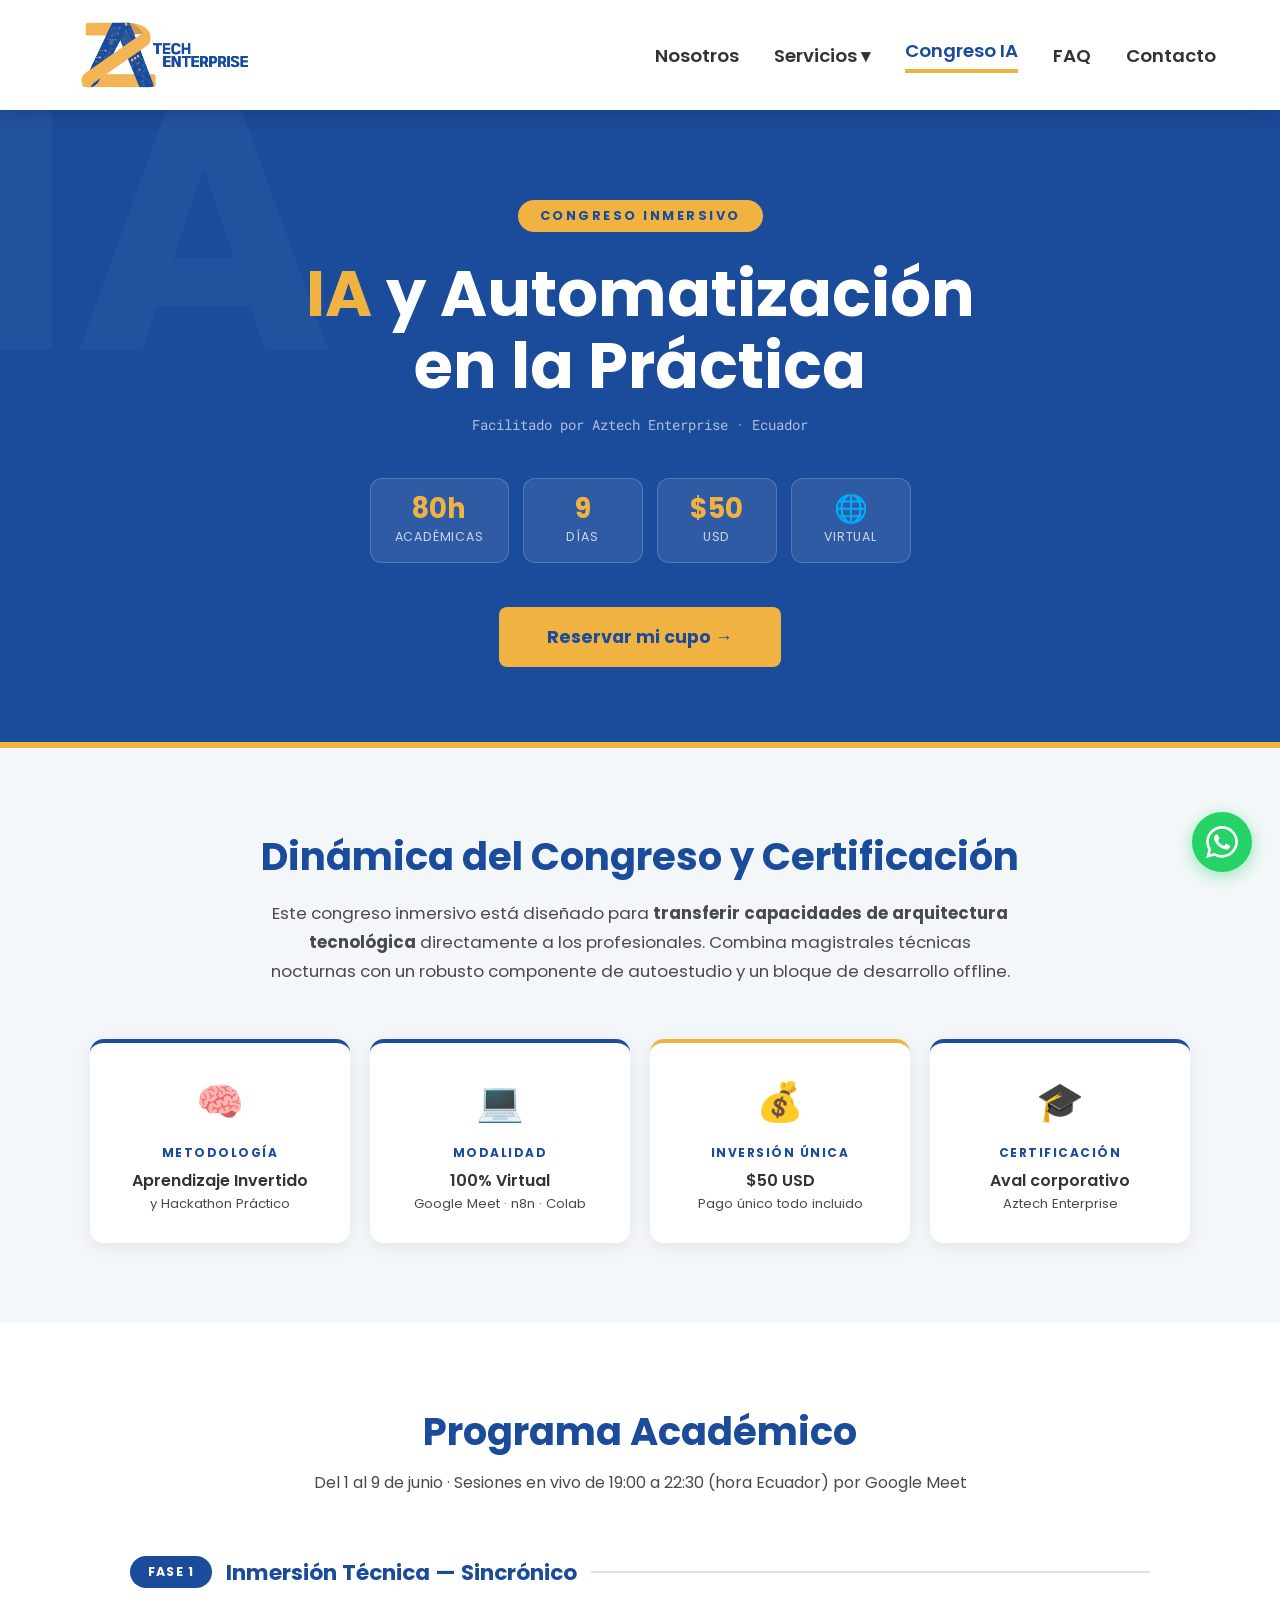
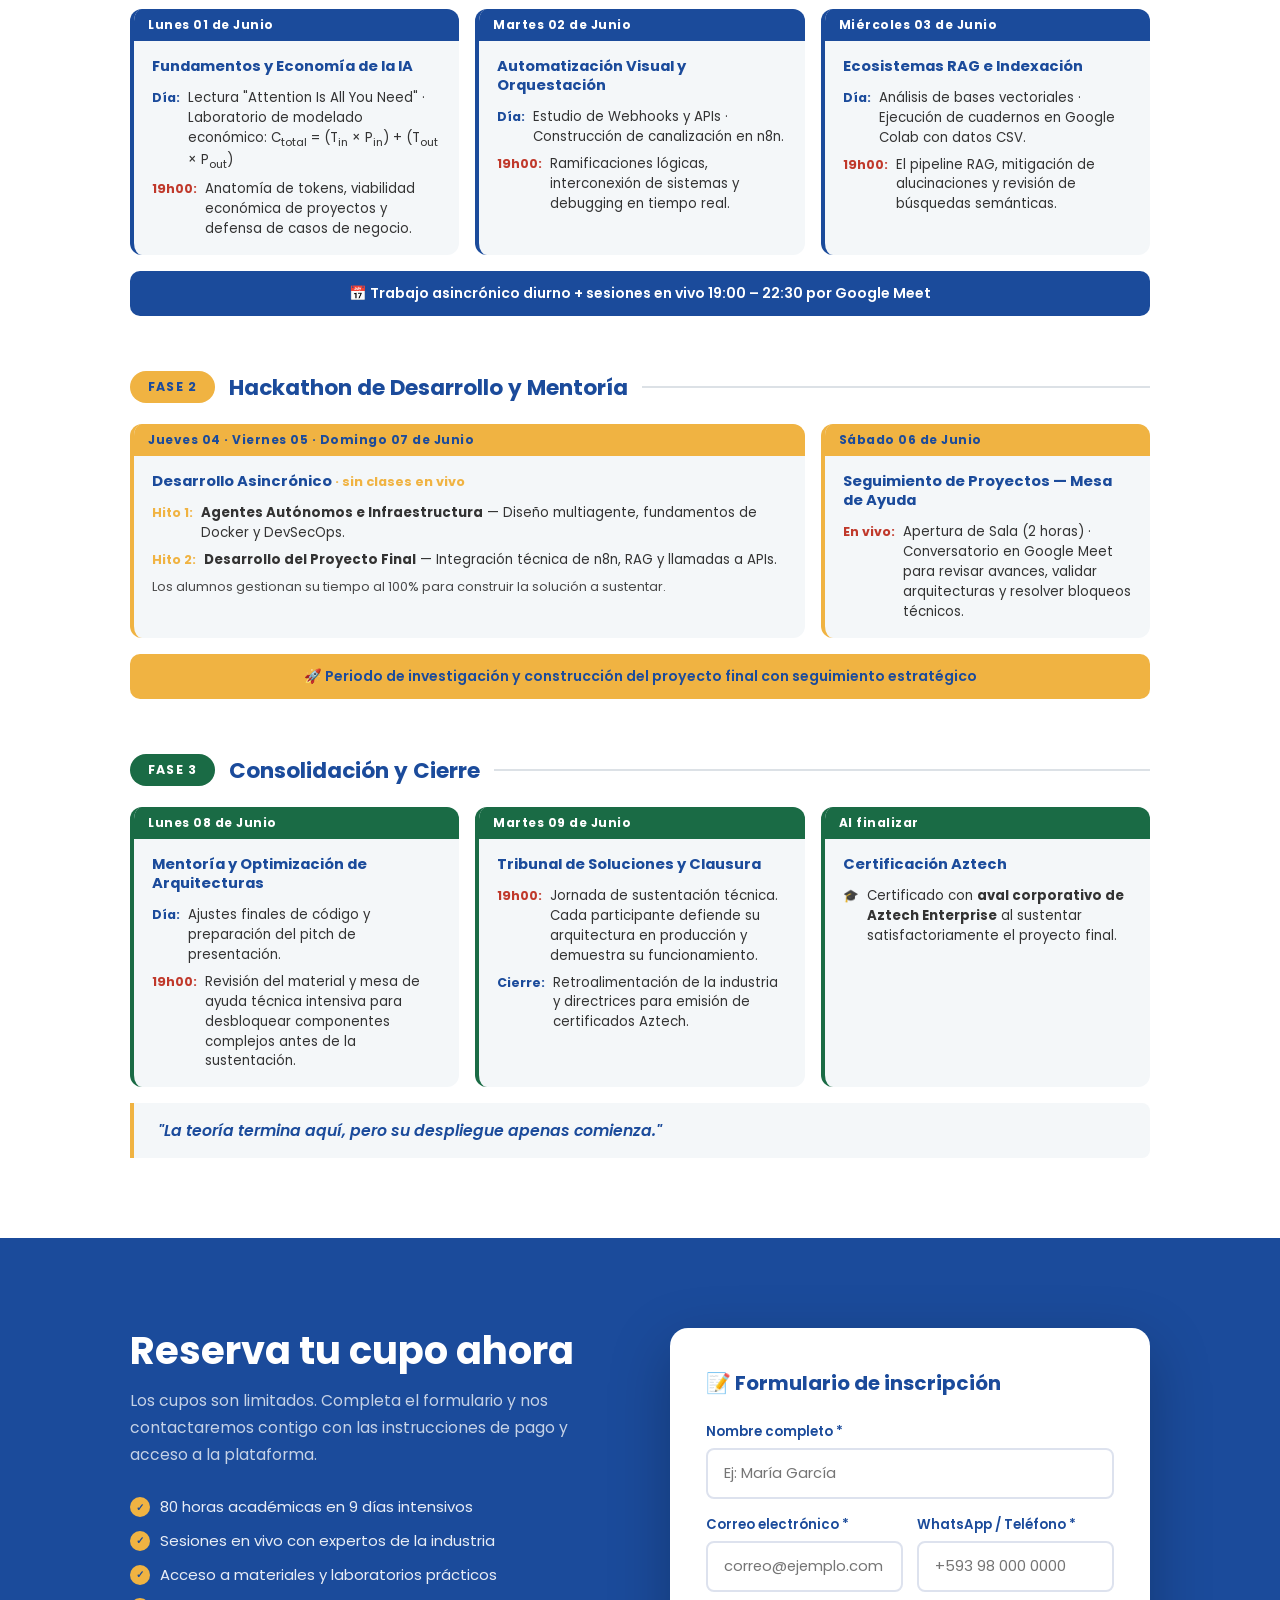
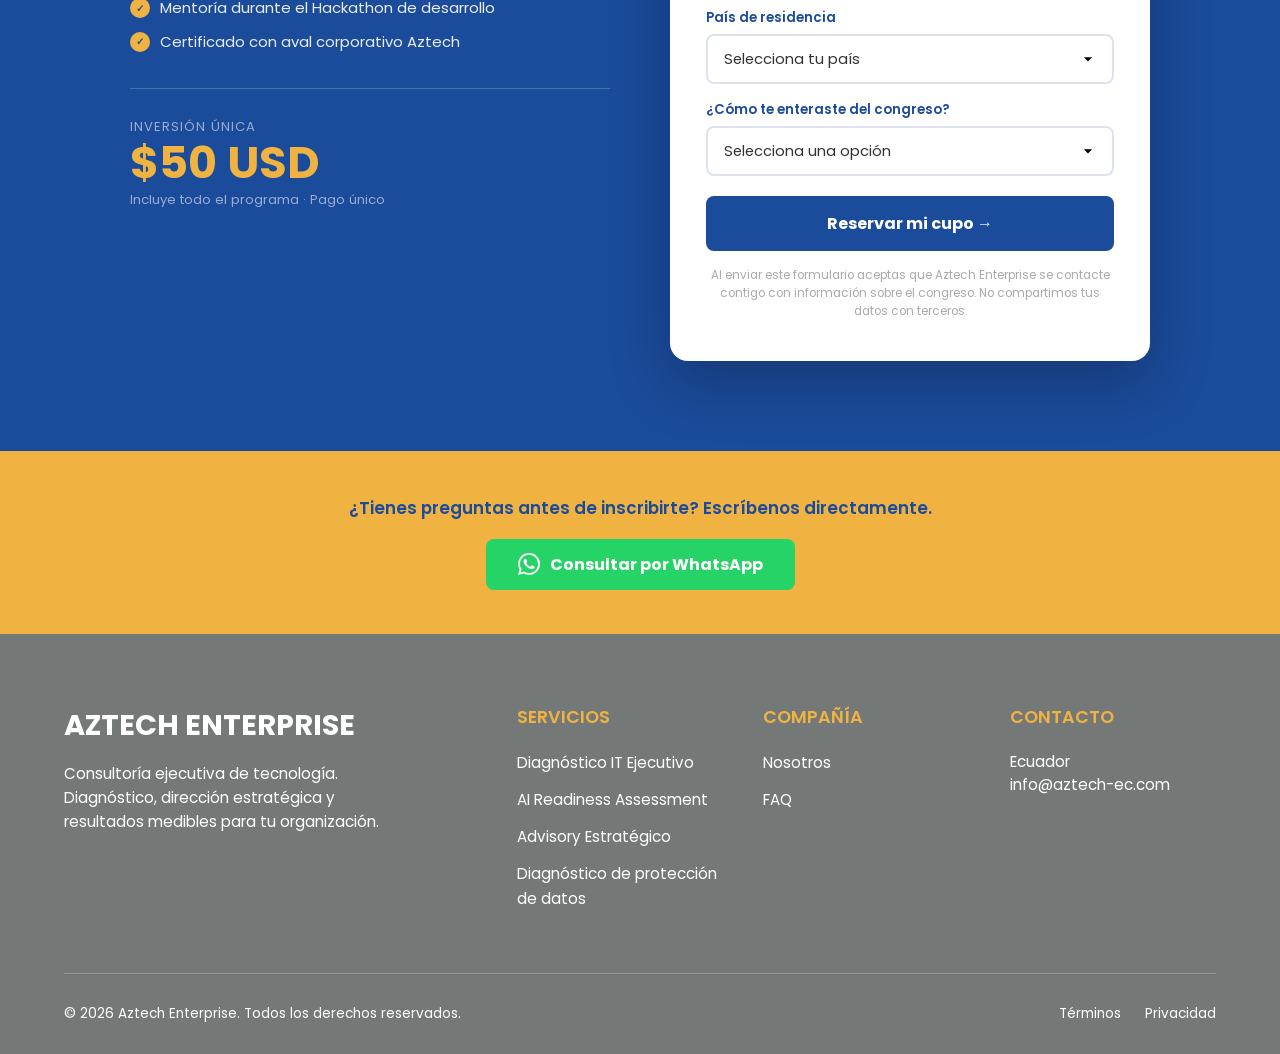
<file: congreso-ia.html>
<!DOCTYPE html>
<html lang="es">
<head>
    <meta charset="UTF-8">
    <meta name="viewport" content="width=device-width, initial-scale=1.0">
    <title>Congreso IA y Automatización en la Práctica | Aztech Enterprise</title>
    <meta name="description" content="Congreso Inmersivo de IA y Automatización facilitado por Aztech Enterprise. 80 horas académicas, 9 días, modalidad virtual. Inversión: $50 USD.">
    <link rel="icon" type="image/jpeg" href="assets/images/solo-icono.jpg">
    <link rel="apple-touch-icon" href="assets/images/solo-icono.jpg">
    <link href="https://fonts.googleapis.com/css2?family=Poppins:wght@300;400;600;700&family=Roboto+Mono:wght@400;700&display=swap" rel="stylesheet">
    <link rel="stylesheet" href="assets/css/styles.css">
    <style>
        /* =============================================
           CONGRESO IA — ESTILOS DE PÁGINA
           ============================================= */

        /* Hero */
        .congreso-hero {
            background-color: var(--azul-aztech);
            padding: 90px 5% 75px;
            display: flex;
            flex-direction: column;
            align-items: center;
            text-align: center;
            position: relative;
            overflow: hidden;
        }

        .congreso-hero::before {
            content: 'IA';
            position: absolute;
            font-size: 22rem;
            font-weight: 700;
            color: rgba(255,255,255,0.03);
            top: -60px;
            left: -30px;
            line-height: 1;
            pointer-events: none;
            font-family: 'Poppins', sans-serif;
        }

        .congreso-hero-content { position: relative; z-index: 2; max-width: 820px; }

        .congreso-etiqueta {
            display: inline-block;
            background-color: var(--amarillo-aztech);
            color: var(--azul-aztech);
            font-size: 0.8rem;
            font-weight: 700;
            text-transform: uppercase;
            letter-spacing: 2.5px;
            padding: 7px 22px;
            border-radius: 100px;
            margin-bottom: 26px;
        }

        .congreso-hero h1 {
            color: var(--blanco);
            font-size: clamp(2.2rem, 5.5vw, 4rem);
            font-weight: 700;
            line-height: 1.12;
            margin-bottom: 14px;
        }

        .congreso-hero h1 em {
            color: var(--amarillo-aztech);
            font-style: normal;
        }

        .congreso-facilitado {
            color: rgba(255,255,255,0.65);
            font-family: 'Roboto Mono', monospace;
            font-size: 0.9rem;
            margin-bottom: 44px;
        }

        .congreso-stats {
            display: flex;
            justify-content: center;
            gap: 14px;
            flex-wrap: wrap;
            margin-bottom: 44px;
        }

        .stat-item {
            background-color: rgba(255,255,255,0.09);
            border: 1px solid rgba(255,255,255,0.18);
            border-radius: 12px;
            padding: 16px 24px;
            min-width: 120px;
        }

        .stat-valor {
            color: var(--amarillo-aztech);
            font-size: 1.7rem;
            font-weight: 700;
            line-height: 1;
            display: block;
        }

        .stat-label {
            color: rgba(255,255,255,0.75);
            font-size: 0.78rem;
            margin-top: 5px;
            display: block;
            text-transform: uppercase;
            letter-spacing: 0.8px;
        }

        .btn-hero-inscribirse {
            background-color: var(--amarillo-aztech);
            color: var(--azul-aztech);
            padding: 17px 48px;
            border-radius: 8px;
            text-decoration: none;
            font-weight: 700;
            font-size: 1.1rem;
            transition: 0.3s;
            display: inline-block;
        }

        .btn-hero-inscribirse:hover {
            background-color: var(--blanco);
            transform: translateY(-3px);
            box-shadow: 0 12px 35px rgba(0,0,0,0.35);
        }

        .congreso-barra { width: 100%; height: 6px; background-color: var(--amarillo-aztech); }

        /* ── Dinámica ── */
        .congreso-dinamica {
            padding: 80px 5%;
            background-color: var(--gris-fondo);
            display: flex;
            flex-direction: column;
            align-items: center;
            text-align: center;
        }

        .congreso-dinamica h2 {
            color: var(--azul-aztech);
            font-size: clamp(1.7rem, 3vw, 2.4rem);
            font-weight: 700;
            margin-bottom: 14px;
        }

        .congreso-dinamica > p {
            color: var(--gris-home);
            font-size: 1.05rem;
            line-height: 1.75;
            max-width: 740px;
            margin-bottom: 52px;
        }

        .dinamica-grid {
            display: grid;
            grid-template-columns: repeat(4, 1fr);
            gap: 20px;
            max-width: 1100px;
            width: 100%;
        }

        .dinamica-card {
            background: var(--blanco);
            border-radius: 14px;
            padding: 30px 22px;
            box-shadow: 0 4px 18px rgba(0,0,0,0.07);
            border-top: 4px solid var(--azul-aztech);
            text-align: center;
            transition: transform 0.3s, box-shadow 0.3s;
        }

        .dinamica-card:hover { transform: translateY(-6px); box-shadow: 0 12px 35px rgba(0,0,0,0.12); }
        .dinamica-card.highlight { border-top-color: var(--amarillo-aztech); }

        .dinamica-icono { font-size: 2.4rem; margin-bottom: 14px; display: block; }

        .dinamica-card h4 {
            color: var(--azul-aztech);
            font-size: 0.75rem;
            font-weight: 700;
            text-transform: uppercase;
            letter-spacing: 1.5px;
            margin-bottom: 8px;
        }

        .dinamica-card p {
            color: var(--texto);
            font-size: 1rem;
            font-weight: 600;
            line-height: 1.35;
        }

        .dinamica-card p small {
            display: block;
            font-weight: 400;
            font-size: 0.82rem;
            color: var(--gris-home);
            margin-top: 4px;
        }

        /* ── Programa ── */
        .congreso-programa {
            padding: 80px 5%;
            background-color: var(--blanco);
            display: flex;
            flex-direction: column;
            align-items: center;
        }

        .programa-header {
            text-align: center;
            margin-bottom: 60px;
        }

        .programa-header h2 {
            color: var(--azul-aztech);
            font-size: clamp(1.7rem, 3vw, 2.4rem);
            font-weight: 700;
            margin-bottom: 10px;
        }

        .programa-header p { color: var(--gris-home); font-size: 1rem; line-height: 1.6; }

        .fases-contenedor {
            display: flex;
            flex-direction: column;
            gap: 55px;
            max-width: 1020px;
            width: 100%;
        }

        /* Título de fase */
        .fase-titulo-row {
            display: flex;
            align-items: center;
            gap: 14px;
            margin-bottom: 20px;
        }

        .fase-pill {
            background-color: var(--azul-aztech);
            color: var(--blanco);
            font-size: 0.78rem;
            font-weight: 700;
            text-transform: uppercase;
            letter-spacing: 1.2px;
            padding: 7px 18px;
            border-radius: 100px;
            white-space: nowrap;
            flex-shrink: 0;
        }

        .fase-pill.f2 { background-color: var(--amarillo-aztech); color: var(--azul-aztech); }
        .fase-pill.f3 { background-color: #1a6b45; color: var(--blanco); }

        .fase-titulo-row h3 {
            color: var(--azul-aztech);
            font-size: 1.35rem;
            font-weight: 700;
        }

        .fase-linea { flex: 1; height: 2px; background-color: var(--gris-caja); }

        /* Cards de días */
        .dias-grid {
            display: grid;
            grid-template-columns: repeat(3, 1fr);
            gap: 16px;
        }

        .dia-card {
            background-color: var(--gris-fondo);
            border-radius: 12px;
            overflow: hidden;
            border-left: 4px solid var(--azul-aztech);
        }

        .dia-card.f2-color { border-left-color: var(--amarillo-aztech); }
        .dia-card.f3-color { border-left-color: #1a6b45; }
        .dia-card.col-span2 { grid-column: span 2; }

        .dia-badge {
            background-color: var(--azul-aztech);
            color: var(--blanco);
            font-size: 0.75rem;
            font-weight: 700;
            padding: 7px 14px;
            display: block;
            letter-spacing: 0.5px;
        }

        .dia-card.f2-color .dia-badge { background-color: var(--amarillo-aztech); color: var(--azul-aztech); }
        .dia-card.f3-color .dia-badge { background-color: #1a6b45; }

        .dia-body { padding: 16px 18px; }

        .dia-tema-titulo {
            color: var(--azul-aztech);
            font-weight: 700;
            font-size: 0.92rem;
            margin-bottom: 12px;
            line-height: 1.3;
        }

        .dia-fila {
            display: flex;
            gap: 8px;
            font-size: 0.83rem;
            color: var(--texto);
            line-height: 1.5;
            margin-bottom: 7px;
        }

        .dia-fila:last-child { margin-bottom: 0; }

        .dia-fila-tag {
            font-weight: 700;
            color: var(--azul-aztech);
            white-space: nowrap;
            flex-shrink: 0;
            font-size: 0.78rem;
            padding-top: 1px;
        }

        .dia-fila-tag.live { color: #c0392b; }

        .nota-horario {
            background-color: var(--azul-aztech);
            color: var(--blanco);
            border-radius: 10px;
            padding: 12px 22px;
            font-size: 0.88rem;
            font-weight: 600;
            text-align: center;
            margin-top: 16px;
        }

        .frase-cierre {
            border-left: 4px solid var(--amarillo-aztech);
            background-color: var(--gris-fondo);
            border-radius: 0 8px 8px 0;
            padding: 16px 24px;
            font-style: italic;
            color: var(--azul-aztech);
            font-weight: 600;
            font-size: 0.98rem;
            margin-top: 16px;
        }

        /* ── Inscripción ── */
        .congreso-inscripcion {
            background-color: var(--azul-aztech);
            padding: 90px 5%;
            display: flex;
            flex-direction: column;
            align-items: center;
        }

        .inscripcion-inner {
            display: grid;
            grid-template-columns: 1fr 1fr;
            gap: 60px;
            max-width: 1020px;
            width: 100%;
            align-items: start;
        }

        .inscripcion-info h2 {
            color: var(--blanco);
            font-size: clamp(1.7rem, 3vw, 2.4rem);
            font-weight: 700;
            margin-bottom: 14px;
            line-height: 1.2;
        }

        .inscripcion-info > p {
            color: rgba(255,255,255,0.75);
            font-size: 0.98rem;
            line-height: 1.7;
            margin-bottom: 28px;
        }

        .inscripcion-bullets { list-style: none; display: flex; flex-direction: column; gap: 12px; }

        .inscripcion-bullets li {
            display: flex;
            align-items: flex-start;
            gap: 10px;
            color: rgba(255,255,255,0.9);
            font-size: 0.93rem;
            line-height: 1.45;
        }

        .check-circle {
            width: 20px;
            height: 20px;
            min-width: 20px;
            background-color: var(--amarillo-aztech);
            border-radius: 50%;
            display: flex;
            align-items: center;
            justify-content: center;
            font-size: 0.65rem;
            font-weight: 700;
            color: var(--azul-aztech);
            margin-top: 1px;
        }

        .inscripcion-precio {
            margin-top: 36px;
            padding-top: 28px;
            border-top: 1px solid rgba(255,255,255,0.2);
        }

        .inscripcion-precio span {
            color: rgba(255,255,255,0.55);
            font-size: 0.82rem;
            display: block;
            margin-bottom: 4px;
            text-transform: uppercase;
            letter-spacing: 1px;
        }

        .inscripcion-precio strong {
            color: var(--amarillo-aztech);
            font-size: 2.8rem;
            font-weight: 700;
            display: block;
            line-height: 1;
        }

        .inscripcion-precio em {
            color: rgba(255,255,255,0.55);
            font-size: 0.82rem;
            font-style: normal;
        }

        /* Formulario */
        .form-card {
            background: var(--blanco);
            border-radius: 18px;
            padding: 40px 36px;
            box-shadow: 0 20px 60px rgba(0,0,0,0.25);
        }

        .form-card h3 {
            color: var(--azul-aztech);
            font-size: 1.25rem;
            font-weight: 700;
            margin-bottom: 24px;
        }

        .congreso-form { display: flex; flex-direction: column; gap: 16px; }

        .congreso-form .fg { display: flex; flex-direction: column; gap: 6px; }

        .congreso-form label {
            font-size: 0.83rem;
            font-weight: 600;
            color: var(--azul-aztech);
        }

        .congreso-form input,
        .congreso-form select {
            width: 100%;
            padding: 13px 16px;
            border: 2px solid #dde2ee;
            border-radius: 8px;
            font-family: 'Poppins', sans-serif;
            font-size: 0.92rem;
            color: #333;
            background: var(--blanco);
            transition: border-color 0.25s;
            outline: none;
        }

        .congreso-form input:focus,
        .congreso-form select:focus { border-color: var(--azul-aztech); }

        .congreso-form select {
            appearance: none;
            background-image: url("data:image/svg+xml,%3Csvg xmlns='http://www.w3.org/2000/svg' viewBox='0 0 24 24'%3E%3Cpath d='M7 10l5 5 5-5'/%3E%3C/svg%3E");
            background-repeat: no-repeat;
            background-position: right 14px center;
            background-size: 20px;
            cursor: pointer;
        }

        .form-fila-2 { display: grid; grid-template-columns: 1fr 1fr; gap: 14px; }

        .btn-form-enviar {
            background-color: var(--azul-aztech);
            color: var(--blanco);
            border: none;
            padding: 15px;
            border-radius: 8px;
            font-family: 'Poppins', sans-serif;
            font-size: 1rem;
            font-weight: 700;
            cursor: pointer;
            transition: 0.25s;
            width: 100%;
            margin-top: 4px;
        }

        .btn-form-enviar:hover {
            background-color: var(--amarillo-aztech);
            color: var(--azul-aztech);
            transform: translateY(-2px);
        }

        .form-privacidad {
            font-size: 0.74rem;
            color: #aaa;
            text-align: center;
            line-height: 1.5;
        }

        /* ── CTA WhatsApp ── */
        .congreso-cta-wa {
            background-color: var(--amarillo-aztech);
            padding: 44px 5%;
            text-align: center;
        }

        .congreso-cta-wa p {
            color: var(--azul-aztech);
            font-size: 1.05rem;
            font-weight: 600;
            margin-bottom: 18px;
        }

        .btn-wa {
            display: inline-flex;
            align-items: center;
            gap: 10px;
            background-color: #25D366;
            color: var(--blanco);
            padding: 13px 32px;
            border-radius: 8px;
            text-decoration: none;
            font-weight: 700;
            font-size: 1rem;
            transition: 0.3s;
        }

        .btn-wa:hover { background-color: #128C7E; transform: translateY(-2px); }
        .btn-wa svg { width: 22px; height: 22px; }

        /* ── Responsive ── */
        @media (max-width: 900px) {
            .dinamica-grid { grid-template-columns: repeat(2, 1fr); }
            .inscripcion-inner { grid-template-columns: 1fr; gap: 40px; }
            .dias-grid { grid-template-columns: 1fr 1fr; }
            .dia-card.col-span2 { grid-column: span 2; }
        }

        @media (max-width: 600px) {
            .congreso-hero { padding: 60px 5% 50px; }
            .congreso-hero::before { font-size: 9rem; }
            .congreso-stats { gap: 10px; }
            .stat-item { padding: 12px 16px; min-width: 100px; }
            .stat-valor { font-size: 1.35rem; }
            .dinamica-grid { grid-template-columns: 1fr 1fr; gap: 12px; }
            .dinamica-card { padding: 22px 16px; }
            .congreso-programa { padding: 50px 4%; }
            .congreso-dinamica { padding: 50px 4%; }
            .congreso-inscripcion { padding: 50px 4%; }
            .form-card { padding: 28px 20px; }
            .form-fila-2 { grid-template-columns: 1fr; }
            .dias-grid { grid-template-columns: 1fr; }
            .dia-card.col-span2 { grid-column: span 1; }
            .fase-titulo-row h3 { font-size: 1.1rem; }
        }
    </style>
</head>
<body>

    <header>
        <a href="index.html"><img src="assets/images/logo-principal.jpg" alt="Aztech" class="nav-logo-img"></a>
        <nav class="nav-links">
            <a href="enterprise.html">Nosotros</a>
            <div class="dropdown">
                <a href="business.html">Servicios ▾</a>
                <div class="dropdown-content">
                    <a href="business.html#diagnostico">Diagnóstico IT Ejecutivo</a>
                    <a href="business.html#ai-readiness">AI Readiness Assessment</a>
                    <a href="business.html#advisory">Advisory Estratégico</a>
                    <a href="diagnostico-datos.html">Diagnóstico de protección de datos</a>
                    <a href="casos-de-exito.html">Casos de Éxito</a>
                </div>
            </div>
            <a href="congreso-ia.html" class="active">Congreso IA</a>
            <a href="faq.html">FAQ</a>
            <a href="contacto.html">Contacto</a>
        </nav>
    </header>

    <main>

        <!-- ══ HERO ══════════════════════════════════════════ -->
        <section class="congreso-hero">
            <div class="congreso-hero-content">
                <span class="congreso-etiqueta">Congreso Inmersivo</span>
                <h1><em>IA</em> y Automatización<br>en la Práctica</h1>
                <p class="congreso-facilitado">Facilitado por Aztech Enterprise · Ecuador</p>
                <div class="congreso-stats">
                    <div class="stat-item">
                        <span class="stat-valor">80h</span>
                        <span class="stat-label">Académicas</span>
                    </div>
                    <div class="stat-item">
                        <span class="stat-valor">9</span>
                        <span class="stat-label">Días</span>
                    </div>
                    <div class="stat-item">
                        <span class="stat-valor">$50</span>
                        <span class="stat-label">USD</span>
                    </div>
                    <div class="stat-item">
                        <span class="stat-valor">🌐</span>
                        <span class="stat-label">Virtual</span>
                    </div>
                </div>
                <a href="#inscripcion" class="btn-hero-inscribirse">Reservar mi cupo →</a>
            </div>
        </section>
        <div class="congreso-barra"></div>

        <!-- ══ DINÁMICA ═══════════════════════════════════════ -->
        <section class="congreso-dinamica">
            <h2>Dinámica del Congreso y Certificación</h2>
            <p>Este congreso inmersivo está diseñado para <strong>transferir capacidades de arquitectura tecnológica</strong> directamente a los profesionales. Combina magistrales técnicas nocturnas con un robusto componente de autoestudio y un bloque de desarrollo offline.</p>
            <div class="dinamica-grid">
                <div class="dinamica-card">
                    <span class="dinamica-icono">🧠</span>
                    <h4>Metodología</h4>
                    <p>Aprendizaje Invertido
                        <small>y Hackathon Práctico</small>
                    </p>
                </div>
                <div class="dinamica-card">
                    <span class="dinamica-icono">💻</span>
                    <h4>Modalidad</h4>
                    <p>100% Virtual
                        <small>Google Meet · n8n · Colab</small>
                    </p>
                </div>
                <div class="dinamica-card highlight">
                    <span class="dinamica-icono">💰</span>
                    <h4>Inversión única</h4>
                    <p>$50 USD
                        <small>Pago único todo incluido</small>
                    </p>
                </div>
                <div class="dinamica-card">
                    <span class="dinamica-icono">🎓</span>
                    <h4>Certificación</h4>
                    <p>Aval corporativo
                        <small>Aztech Enterprise</small>
                    </p>
                </div>
            </div>
        </section>

        <!-- ══ PROGRAMA ═══════════════════════════════════════ -->
        <section class="congreso-programa">
            <div class="programa-header">
                <h2>Programa Académico</h2>
                <p>Del 1 al 9 de junio · Sesiones en vivo de 19:00 a 22:30 (hora Ecuador) por Google Meet</p>
            </div>

            <div class="fases-contenedor">

                <!-- FASE 1 -->
                <div>
                    <div class="fase-titulo-row">
                        <span class="fase-pill">Fase 1</span>
                        <h3>Inmersión Técnica — Sincrónico</h3>
                        <div class="fase-linea"></div>
                    </div>
                    <div class="dias-grid">

                        <div class="dia-card">
                            <span class="dia-badge">Lunes 01 de Junio</span>
                            <div class="dia-body">
                                <p class="dia-tema-titulo">Fundamentos y Economía de la IA</p>
                                <div class="dia-fila">
                                    <span class="dia-fila-tag">Día:</span>
                                    <span>Lectura "Attention Is All You Need" · Laboratorio de modelado económico: C<sub>total</sub> = (T<sub>in</sub> × P<sub>in</sub>) + (T<sub>out</sub> × P<sub>out</sub>)</span>
                                </div>
                                <div class="dia-fila">
                                    <span class="dia-fila-tag live">19h00:</span>
                                    <span>Anatomía de tokens, viabilidad económica de proyectos y defensa de casos de negocio.</span>
                                </div>
                            </div>
                        </div>

                        <div class="dia-card">
                            <span class="dia-badge">Martes 02 de Junio</span>
                            <div class="dia-body">
                                <p class="dia-tema-titulo">Automatización Visual y Orquestación</p>
                                <div class="dia-fila">
                                    <span class="dia-fila-tag">Día:</span>
                                    <span>Estudio de Webhooks y APIs · Construcción de canalización en n8n.</span>
                                </div>
                                <div class="dia-fila">
                                    <span class="dia-fila-tag live">19h00:</span>
                                    <span>Ramificaciones lógicas, interconexión de sistemas y debugging en tiempo real.</span>
                                </div>
                            </div>
                        </div>

                        <div class="dia-card">
                            <span class="dia-badge">Miércoles 03 de Junio</span>
                            <div class="dia-body">
                                <p class="dia-tema-titulo">Ecosistemas RAG e Indexación</p>
                                <div class="dia-fila">
                                    <span class="dia-fila-tag">Día:</span>
                                    <span>Análisis de bases vectoriales · Ejecución de cuadernos en Google Colab con datos CSV.</span>
                                </div>
                                <div class="dia-fila">
                                    <span class="dia-fila-tag live">19h00:</span>
                                    <span>El pipeline RAG, mitigación de alucinaciones y revisión de búsquedas semánticas.</span>
                                </div>
                            </div>
                        </div>

                    </div>
                    <div class="nota-horario">📅 Trabajo asincrónico diurno + sesiones en vivo 19:00 – 22:30 por Google Meet</div>
                </div>

                <!-- FASE 2 -->
                <div>
                    <div class="fase-titulo-row">
                        <span class="fase-pill f2">Fase 2</span>
                        <h3>Hackathon de Desarrollo y Mentoría</h3>
                        <div class="fase-linea"></div>
                    </div>
                    <div class="dias-grid">

                        <div class="dia-card f2-color col-span2">
                            <span class="dia-badge">Jueves 04 · Viernes 05 · Domingo 07 de Junio</span>
                            <div class="dia-body">
                                <p class="dia-tema-titulo">Desarrollo Asincrónico <em style="color:var(--amarillo-aztech);font-style:normal;font-size:0.8rem;">· sin clases en vivo</em></p>
                                <div class="dia-fila">
                                    <span class="dia-fila-tag" style="color:var(--amarillo-aztech);">Hito 1:</span>
                                    <span><strong>Agentes Autónomos e Infraestructura</strong> — Diseño multiagente, fundamentos de Docker y DevSecOps.</span>
                                </div>
                                <div class="dia-fila">
                                    <span class="dia-fila-tag" style="color:var(--amarillo-aztech);">Hito 2:</span>
                                    <span><strong>Desarrollo del Proyecto Final</strong> — Integración técnica de n8n, RAG y llamadas a APIs.</span>
                                </div>
                                <p style="font-size:0.8rem;color:var(--gris-home);margin-top:8px;">Los alumnos gestionan su tiempo al 100% para construir la solución a sustentar.</p>
                            </div>
                        </div>

                        <div class="dia-card f2-color">
                            <span class="dia-badge">Sábado 06 de Junio</span>
                            <div class="dia-body">
                                <p class="dia-tema-titulo">Seguimiento de Proyectos — Mesa de Ayuda</p>
                                <div class="dia-fila">
                                    <span class="dia-fila-tag live">En vivo:</span>
                                    <span>Apertura de Sala (2 horas) · Conversatorio en Google Meet para revisar avances, validar arquitecturas y resolver bloqueos técnicos.</span>
                                </div>
                            </div>
                        </div>

                    </div>
                    <div class="nota-horario" style="background-color:var(--amarillo-aztech);color:var(--azul-aztech);">🚀 Periodo de investigación y construcción del proyecto final con seguimiento estratégico</div>
                </div>

                <!-- FASE 3 -->
                <div>
                    <div class="fase-titulo-row">
                        <span class="fase-pill f3">Fase 3</span>
                        <h3>Consolidación y Cierre</h3>
                        <div class="fase-linea"></div>
                    </div>
                    <div class="dias-grid">

                        <div class="dia-card f3-color">
                            <span class="dia-badge">Lunes 08 de Junio</span>
                            <div class="dia-body">
                                <p class="dia-tema-titulo">Mentoría y Optimización de Arquitecturas</p>
                                <div class="dia-fila">
                                    <span class="dia-fila-tag">Día:</span>
                                    <span>Ajustes finales de código y preparación del pitch de presentación.</span>
                                </div>
                                <div class="dia-fila">
                                    <span class="dia-fila-tag live">19h00:</span>
                                    <span>Revisión del material y mesa de ayuda técnica intensiva para desbloquear componentes complejos antes de la sustentación.</span>
                                </div>
                            </div>
                        </div>

                        <div class="dia-card f3-color">
                            <span class="dia-badge">Martes 09 de Junio</span>
                            <div class="dia-body">
                                <p class="dia-tema-titulo">Tribunal de Soluciones y Clausura</p>
                                <div class="dia-fila">
                                    <span class="dia-fila-tag live">19h00:</span>
                                    <span>Jornada de sustentación técnica. Cada participante defiende su arquitectura en producción y demuestra su funcionamiento.</span>
                                </div>
                                <div class="dia-fila">
                                    <span class="dia-fila-tag">Cierre:</span>
                                    <span>Retroalimentación de la industria y directrices para emisión de certificados Aztech.</span>
                                </div>
                            </div>
                        </div>

                        <div class="dia-card f3-color">
                            <span class="dia-badge">Al finalizar</span>
                            <div class="dia-body">
                                <p class="dia-tema-titulo">Certificación Aztech</p>
                                <div class="dia-fila">
                                    <span class="dia-fila-tag">🎓</span>
                                    <span>Certificado con <strong>aval corporativo de Aztech Enterprise</strong> al sustentar satisfactoriamente el proyecto final.</span>
                                </div>
                            </div>
                        </div>

                    </div>
                    <div class="frase-cierre">"La teoría termina aquí, pero su despliegue apenas comienza."</div>
                </div>

            </div>
        </section>

        <!-- ══ INSCRIPCIÓN ════════════════════════════════════ -->
        <section class="congreso-inscripcion" id="inscripcion">
            <div class="inscripcion-inner">

                <!-- Info izquierda -->
                <div class="inscripcion-info">
                    <h2>Reserva tu cupo ahora</h2>
                    <p>Los cupos son limitados. Completa el formulario y nos contactaremos contigo con las instrucciones de pago y acceso a la plataforma.</p>
                    <ul class="inscripcion-bullets">
                        <li><span class="check-circle">✓</span> 80 horas académicas en 9 días intensivos</li>
                        <li><span class="check-circle">✓</span> Sesiones en vivo con expertos de la industria</li>
                        <li><span class="check-circle">✓</span> Acceso a materiales y laboratorios prácticos</li>
                        <li><span class="check-circle">✓</span> Mentoría durante el Hackathon de desarrollo</li>
                        <li><span class="check-circle">✓</span> Certificado con aval corporativo Aztech</li>
                    </ul>
                    <div class="inscripcion-precio">
                        <span>Inversión única</span>
                        <strong>$50 USD</strong>
                        <em>Incluye todo el programa · Pago único</em>
                    </div>
                </div>

                <!-- Formulario derecha — Netlify Forms -->
                <div class="form-card">
                    <h3>📝 Formulario de inscripción</h3>
                    <form
                        name="inscripcion-congreso-ia"
                        method="POST"
                        data-netlify="true"
                        action="/gracias.html"
                        class="congreso-form"
                    >
                        <!-- Campo oculto requerido por Netlify -->
                        <input type="hidden" name="form-name" value="inscripcion-congreso-ia">

                        <div class="fg">
                            <label for="nombre">Nombre completo *</label>
                            <input type="text" id="nombre" name="nombre" placeholder="Ej: María García" required>
                        </div>

                        <div class="form-fila-2">
                            <div class="fg">
                                <label for="email">Correo electrónico *</label>
                                <input type="email" id="email" name="email" placeholder="correo@ejemplo.com" required>
                            </div>
                            <div class="fg">
                                <label for="telefono">WhatsApp / Teléfono *</label>
                                <input type="tel" id="telefono" name="telefono" placeholder="+593 98 000 0000" required>
                            </div>
                        </div>

                        <div class="fg">
                            <label for="pais">País de residencia</label>
                            <select id="pais" name="pais">
                                <option value="">Selecciona tu país</option>
                                <option value="Ecuador">🇪🇨 Ecuador</option>
                                <option value="Colombia">🇨🇴 Colombia</option>
                                <option value="Perú">🇵🇪 Perú</option>
                                <option value="México">🇲🇽 México</option>
                                <option value="Argentina">🇦🇷 Argentina</option>
                                <option value="Chile">🇨🇱 Chile</option>
                                <option value="Otro">🌎 Otro</option>
                            </select>
                        </div>

                        <div class="fg">
                            <label for="como">¿Cómo te enteraste del congreso?</label>
                            <select id="como" name="como_te_enteraste">
                                <option value="">Selecciona una opción</option>
                                <option value="Instagram">Instagram (@aztech_ec)</option>
                                <option value="TikTok">TikTok (@aztech_ec)</option>
                                <option value="WhatsApp">WhatsApp / Mensaje directo</option>
                                <option value="Recomendacion">Recomendación de alguien</option>
                                <option value="Web">Página web (aztech-ec.com)</option>
                                <option value="Otro">Otro</option>
                            </select>
                        </div>

                        <button type="submit" class="btn-form-enviar">Reservar mi cupo →</button>

                        <p class="form-privacidad">
                            Al enviar este formulario aceptas que Aztech Enterprise se contacte contigo con información sobre el congreso. No compartimos tus datos con terceros.
                        </p>
                    </form>
                </div>

            </div>
        </section>

        <!-- ══ CTA WHATSAPP ═══════════════════════════════════ -->
        <div class="congreso-cta-wa">
            <p>¿Tienes preguntas antes de inscribirte? Escríbenos directamente.</p>
            <a href="https://wa.link/y37yti" class="btn-wa" target="_blank" rel="noopener">
                <svg viewBox="0 0 24 24" fill="currentColor"><path d="M17.472 14.382c-.297-.149-1.758-.867-2.03-.967-.273-.099-.471-.148-.67.15-.197.297-.767.966-.94 1.164-.173.199-.347.223-.644.075-.297-.15-1.255-.463-2.39-1.475-.883-.788-1.48-1.761-1.653-2.059-.173-.297-.018-.458.13-.606.134-.133.298-.347.446-.52.149-.174.198-.298.298-.497.099-.198.05-.371-.025-.52-.075-.149-.669-1.612-.916-2.207-.242-.579-.487-.5-.669-.51-.173-.008-.371-.01-.57-.01-.198 0-.52.074-.792.372-.272.297-1.04 1.016-1.04 2.479 0 1.462 1.065 2.875 1.213 3.074.149.198 2.096 3.2 5.077 4.487.709.306 1.262.489 1.694.625.712.227 1.36.195 1.871.118.571-.085 1.758-.719 2.006-1.413.248-.694.248-1.289.173-1.413-.074-.124-.272-.198-.57-.347m-5.421 7.403h-.004a9.87 9.87 0 01-5.031-1.378l-.361-.214-3.741.982.998-3.648-.235-.374a9.86 9.86 0 01-1.51-5.26c.001-5.45 4.436-9.884 9.888-9.884 2.64 0 5.122 1.03 6.988 2.898a9.825 9.825 0 012.893 6.994c-.003 5.45-4.437 9.884-9.885 9.884m8.413-18.297A11.815 11.815 0 0012.05 0C5.495 0 .16 5.335.157 11.892c0 2.096.547 4.142 1.588 5.945L.057 24l6.305-1.654a11.882 11.882 0 005.683 1.448h.005c6.554 0 11.89-5.335 11.893-11.893a11.821 11.821 0 00-3.48-8.413z"/></svg>
                Consultar por WhatsApp
            </a>
        </div>

    </main>

    <footer>
        <div class="footer-container">
            <div class="footer-brand">
                <h3>AZTECH ENTERPRISE</h3>
                <p>Consultoría ejecutiva de tecnología. Diagnóstico, dirección estratégica y resultados medibles para tu organización.</p>
            </div>
            <div class="footer-col">
                <h4>Servicios</h4>
                <ul>
                    <li><a href="business.html#diagnostico">Diagnóstico IT Ejecutivo</a></li>
                    <li><a href="business.html#ai-readiness">AI Readiness Assessment</a></li>
                    <li><a href="business.html#advisory">Advisory Estratégico</a></li>
                    <li><a href="diagnostico-datos.html">Diagnóstico de protección de datos</a></li>
                </ul>
            </div>
            <div class="footer-col">
                <h4>Compañía</h4>
                <ul>
                    <li><a href="enterprise.html">Nosotros</a></li>
                    <li><a href="faq.html">FAQ</a></li>
                </ul>
            </div>
            <div class="footer-col">
                <h4>Contacto</h4>
                <p>Ecuador</p>
                <p><a href="mailto:info@aztech-ec.com">info@aztech-ec.com</a></p>
            </div>
        </div>
        <div class="footer-bottom">
            <div>© 2026 Aztech Enterprise. Todos los derechos reservados.</div>
            <div class="footer-links">
                <a href="#">Términos</a>
                <a href="politicas-de-privacidad.html">Privacidad</a>
            </div>
        </div>
    </footer>

    <a href="https://wa.link/y37yti" class="whatsapp-flotante" target="_blank" rel="noopener" aria-label="Contáctanos por WhatsApp">
        <svg viewBox="0 0 24 24" fill="currentColor"><path d="M17.472 14.382c-.297-.149-1.758-.867-2.03-.967-.273-.099-.471-.148-.67.15-.197.297-.767.966-.94 1.164-.173.199-.347.223-.644.075-.297-.15-1.255-.463-2.39-1.475-.883-.788-1.48-1.761-1.653-2.059-.173-.297-.018-.458.13-.606.134-.133.298-.347.446-.52.149-.174.198-.298.298-.497.099-.198.05-.371-.025-.52-.075-.149-.669-1.612-.916-2.207-.242-.579-.487-.5-.669-.51-.173-.008-.371-.01-.57-.01-.198 0-.52.074-.792.372-.272.297-1.04 1.016-1.04 2.479 0 1.462 1.065 2.875 1.213 3.074.149.198 2.096 3.2 5.077 4.487.709.306 1.262.489 1.694.625.712.227 1.36.195 1.871.118.571-.085 1.758-.719 2.006-1.413.248-.694.248-1.289.173-1.413-.074-.124-.272-.198-.57-.347m-5.421 7.403h-.004a9.87 9.87 0 01-5.031-1.378l-.361-.214-3.741.982.998-3.648-.235-.374a9.86 9.86 0 01-1.51-5.26c.001-5.45 4.436-9.884 9.888-9.884 2.64 0 5.122 1.03 6.988 2.898a9.825 9.825 0 012.893 6.994c-.003 5.45-4.437 9.884-9.885 9.884m8.413-18.297A11.815 11.815 0 0012.05 0C5.495 0 .16 5.335.157 11.892c0 2.096.547 4.142 1.588 5.945L.057 24l6.305-1.654a11.882 11.882 0 005.683 1.448h.005c6.554 0 11.89-5.335 11.893-11.893a11.821 11.821 0 00-3.48-8.413z"/></svg>
    </a>

</body>
</html>
</file>
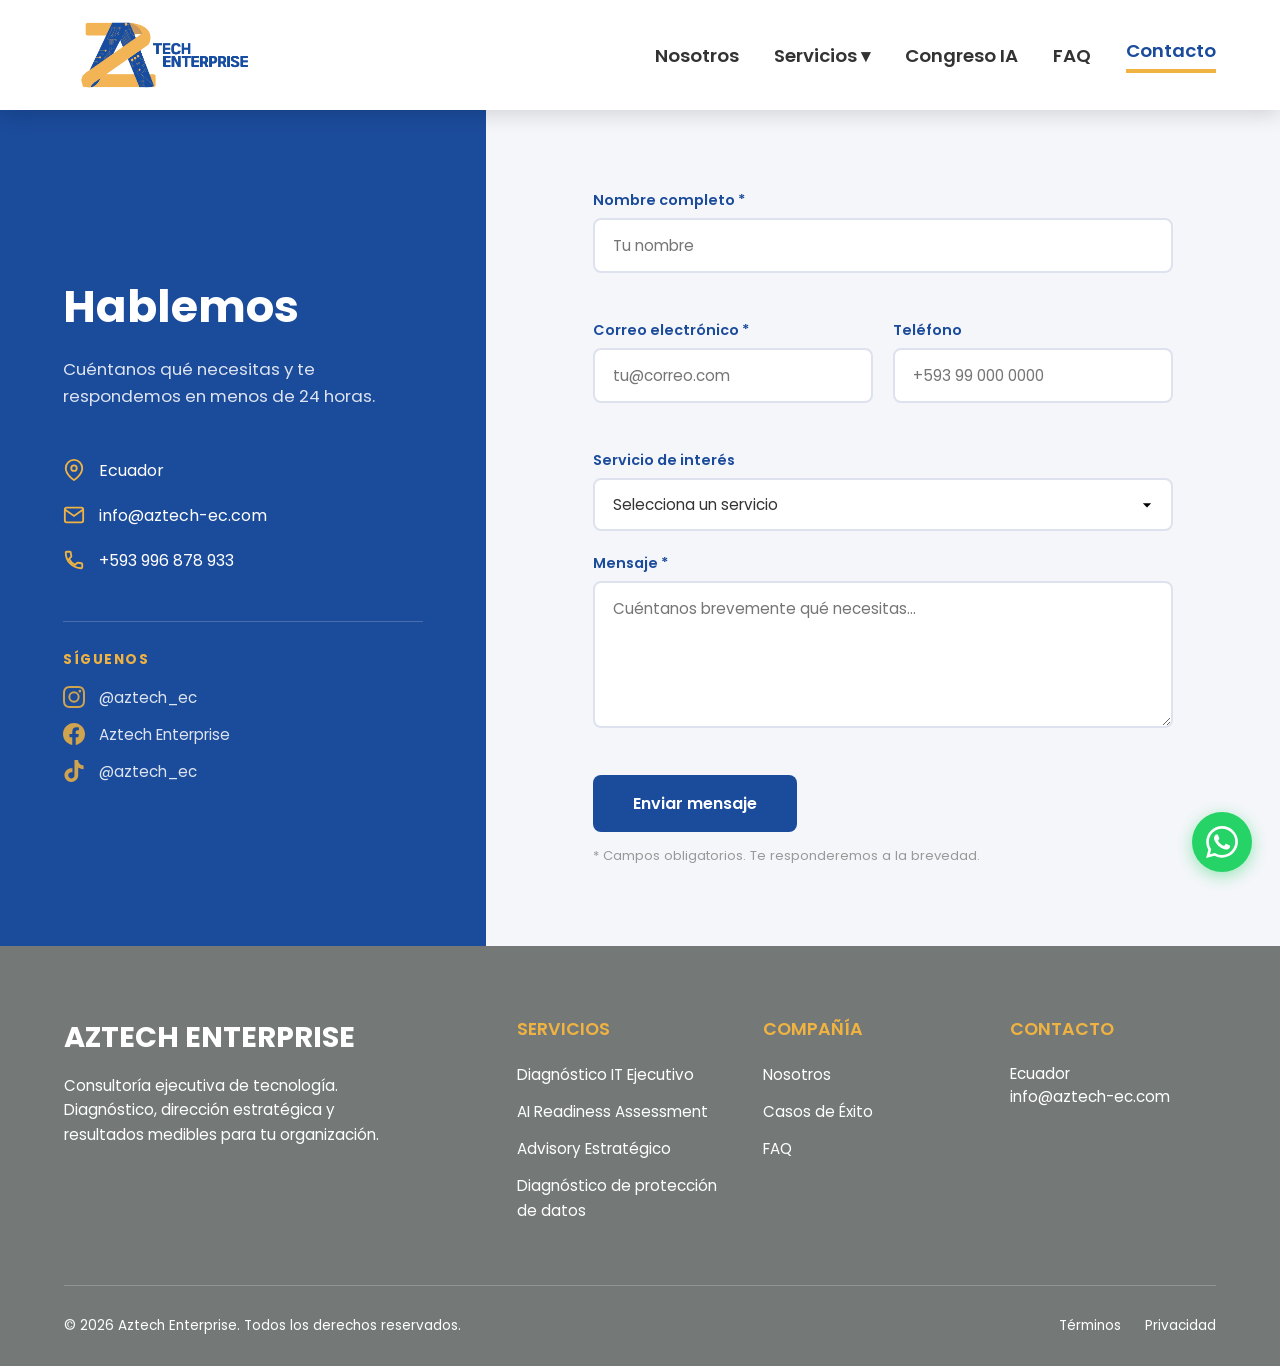
<file: contacto.html>
<!DOCTYPE html>
<html lang="es">
<head>
    <meta charset="UTF-8">
    <meta name="viewport" content="width=device-width, initial-scale=1.0">
    <title>Contacto | Aztech Enterprise</title>
    <link rel="icon" type="image/jpeg" href="assets/images/solo-icono.jpg">
    <link rel="apple-touch-icon" href="assets/images/solo-icono.jpg">
    <link href="https://fonts.googleapis.com/css2?family=Poppins:wght@300;400;600;700&family=Roboto+Mono:wght@400;700&display=swap" rel="stylesheet">
    <link rel="stylesheet" href="assets/css/styles.css">
</head>
<body>

    <header>
        <a href="index.html"><img src="assets/images/logo-principal.jpg" alt="Aztech" class="nav-logo-img"></a>
        <nav class="nav-links">
            <a href="enterprise.html">Nosotros</a>
            <div class="dropdown">
                <a href="business.html">Servicios ▾</a>
                <div class="dropdown-content">
                    <a href="business.html#diagnostico">Diagnóstico IT Ejecutivo</a>
                    <a href="business.html#ai-readiness">AI Readiness Assessment</a>
                    <a href="business.html#advisory">Advisory Estratégico</a>
                    <a href="diagnostico-datos.html">Diagnóstico de protección de datos</a>
                    <a href="casos-de-exito.html">Casos de Éxito</a>
                </div>
            </div>
            <a href="congreso-ia.html">Congreso IA</a>
            <a href="faq.html">FAQ</a>
            <a href="contacto.html" class="active">Contacto</a>
        </nav>
    </header>

    <main>

        <section class="contacto-seccion">

            <div class="contacto-info">
                <div class="contacto-info-inner">
                    <h2>Hablemos</h2>
                    <p class="contacto-subtitulo">Cuéntanos qué necesitas y te respondemos en menos de 24 horas.</p>

                    <div class="contacto-dato">
                        <svg viewBox="0 0 24 24" fill="none" stroke="currentColor" stroke-width="2"><path d="M21 10c0 7-9 13-9 13S3 17 3 10a9 9 0 0 1 18 0z"/><circle cx="12" cy="10" r="3"/></svg>
                        <span>Ecuador</span>
                    </div>
                    <div class="contacto-dato">
                        <svg viewBox="0 0 24 24" fill="none" stroke="currentColor" stroke-width="2"><path d="M4 4h16c1.1 0 2 .9 2 2v12c0 1.1-.9 2-2 2H4c-1.1 0-2-.9-2-2V6c0-1.1.9-2 2-2z"/><polyline points="22,6 12,13 2,6"/></svg>
                        <span>info@aztech-ec.com</span>
                    </div>
                    <div class="contacto-dato">
                        <svg viewBox="0 0 24 24" fill="none" stroke="currentColor" stroke-width="2" stroke-linecap="round" stroke-linejoin="round"><path d="M6.62 10.79c1.44 2.83 3.76 5.14 6.59 6.59l2.2-2.2c.27-.27.67-.36 1.02-.24 1.12.37 2.33.57 3.57.57.55 0 1 .45 1 1V20c0 .55-.45 1-1 1-9.39 0-17-7.61-17-17 0-.55.45-1 1-1h3.5c.55 0 1 .45 1 1 0 1.25.2 2.45.57 3.57.11.35.03.74-.25 1.02l-2.2 2.2z"/></svg>
                        <span>+593 996 878 933</span>
                    </div>

                    <div class="contacto-redes">
                        <p class="contacto-servicios-titulo">Síguenos</p>
                        <div class="contacto-redes-links">
                            <a href="https://www.instagram.com/aztech_ec" target="_blank" rel="noopener" class="contacto-red">
                                <svg viewBox="0 0 24 24" fill="currentColor"><path d="M12 2.163c3.204 0 3.584.012 4.85.07 3.252.148 4.771 1.691 4.919 4.919.058 1.265.069 1.645.069 4.849 0 3.205-.012 3.584-.069 4.849-.149 3.225-1.664 4.771-4.919 4.919-1.266.058-1.644.07-4.85.07-3.204 0-3.584-.012-4.849-.07-3.26-.149-4.771-1.699-4.919-4.92-.058-1.265-.07-1.644-.07-4.849 0-3.204.013-3.583.07-4.849.149-3.227 1.664-4.771 4.919-4.919 1.266-.057 1.645-.069 4.849-.069zm0-2.163c-3.259 0-3.667.014-4.947.072-4.358.2-6.78 2.618-6.98 6.98-.059 1.281-.073 1.689-.073 4.948 0 3.259.014 3.668.072 4.948.2 4.358 2.618 6.78 6.98 6.98 1.281.058 1.689.072 4.948.072 3.259 0 3.668-.014 4.948-.072 4.354-.2 6.782-2.618 6.979-6.98.059-1.28.073-1.689.073-4.948 0-3.259-.014-3.667-.072-4.947-.196-4.354-2.617-6.78-6.979-6.98-1.281-.059-1.69-.073-4.949-.073zm0 5.838a6.162 6.162 0 100 12.324 6.162 6.162 0 000-12.324zM12 16a4 4 0 110-8 4 4 0 010 8zm6.406-11.845a1.44 1.44 0 100 2.881 1.44 1.44 0 000-2.881z"/></svg>
                                <span>@aztech_ec</span>
                            </a>
                            <a href="https://www.facebook.com/share/1Awn8Sp9nr/?mibextid=wwXIfr" target="_blank" rel="noopener" class="contacto-red">
                                <svg viewBox="0 0 24 24" fill="currentColor"><path d="M24 12.073c0-6.627-5.373-12-12-12s-12 5.373-12 12c0 5.99 4.388 10.954 10.125 11.854v-8.385H7.078v-3.47h3.047V9.43c0-3.007 1.792-4.669 4.533-4.669 1.312 0 2.686.235 2.686.235v2.953H15.83c-1.491 0-1.956.925-1.956 1.874v2.25h3.328l-.532 3.47h-2.796v8.385C19.612 23.027 24 18.062 24 12.073z"/></svg>
                                <span>Aztech Enterprise</span>
                            </a>
                            <a href="https://www.tiktok.com/@aztech_ec" target="_blank" rel="noopener" class="contacto-red">
                                <svg viewBox="0 0 24 24" fill="currentColor"><path d="M12.525.02c1.31-.02 2.61-.01 3.91-.02.08 1.53.63 3.09 1.75 4.17 1.12 1.11 2.7 1.62 4.24 1.79v4.03c-1.44-.05-2.89-.35-4.2-.97-.57-.26-1.1-.59-1.62-.93-.01 2.92.01 5.84-.02 8.75-.08 1.4-.54 2.79-1.35 3.94-1.31 1.92-3.58 3.17-5.91 3.21-1.43.08-2.86-.31-4.08-1.03-2.02-1.19-3.44-3.37-3.65-5.71-.02-.5-.03-1-.01-1.49.18-1.9 1.12-3.72 2.58-4.96 1.66-1.44 3.98-2.13 6.15-1.72.02 1.48-.04 2.96-.04 4.44-.99-.32-2.15-.23-3.02.37-.63.41-1.11 1.04-1.36 1.75-.21.51-.15 1.07-.14 1.61.24 1.64 1.82 3.02 3.5 2.87 1.12-.01 2.19-.66 2.77-1.61.19-.33.4-.67.41-1.06.1-1.79.06-3.57.07-5.36.01-4.03-.01-8.05.02-12.07z"/></svg>
                                <span>@aztech_ec</span>
                            </a>
                        </div>
                    </div>
                </div>
            </div>

            <div class="contacto-form-wrap">
                <form class="contacto-form" action="https://formspree.io/f/mpqbwjrq" method="POST">
                    <input type="hidden" name="_next" value="https://aztech-ec.com/gracias.html">

                    <div class="form-grupo">
                        <label for="nombre">Nombre completo *</label>
                        <input type="text" id="nombre" name="nombre" placeholder="Tu nombre" required>
                        <span class="form-error" id="error-nombre"></span>
                    </div>

                    <div class="form-fila">
                        <div class="form-grupo">
                            <label for="email">Correo electrónico *</label>
                            <input type="email" id="email" name="email" placeholder="tu@correo.com" required>
                            <span class="form-error" id="error-email"></span>
                        </div>
                        <div class="form-grupo">
                            <label for="telefono">Teléfono</label>
                            <input type="tel" id="telefono" name="telefono" placeholder="+593 99 000 0000" pattern="[0-9+\s\-()+]*">
                            <span class="form-error" id="error-telefono"></span>
                        </div>
                    </div>

                    <div class="form-grupo">
                        <label for="servicio">Servicio de interés</label>
                        <select id="servicio" name="servicio">
                            <option value="" disabled selected>Selecciona un servicio</option>
                            <optgroup label="Consultoría">
                                <option value="diagnostico-it">Diagnóstico IT Ejecutivo</option>
                                <option value="ai-readiness">AI Readiness Assessment</option>
                                <option value="advisory">Advisory Estratégico</option>
                            </optgroup>
                            <option value="otro">Otro / No estoy seguro</option>
                        </select>
                    </div>

                    <div class="form-grupo">
                        <label for="mensaje">Mensaje *</label>
                        <textarea id="mensaje" name="mensaje" rows="5" placeholder="Cuéntanos brevemente qué necesitas..." required minlength="10"></textarea>
                        <span class="form-error" id="error-mensaje"></span>
                    </div>

                    <button type="submit" class="contacto-btn">Enviar mensaje</button>

                    <p class="form-nota">* Campos obligatorios. Te responderemos a la brevedad.</p>
                </form>
            </div>

        </section>

    </main>

    <script>
        (function() {
            var form = document.querySelector('.contacto-form');

            function setEstado(campo, errorId, valido, mensaje) {
                var el = document.getElementById(campo);
                var err = document.getElementById(errorId);
                if (valido) {
                    el.classList.remove('invalido');
                    el.classList.add('valido');
                    err.textContent = '';
                } else {
                    el.classList.remove('valido');
                    el.classList.add('invalido');
                    err.textContent = mensaje;
                }
                return valido;
            }

            function validarNombre() {
                var v = document.getElementById('nombre').value.trim();
                return setEstado('nombre', 'error-nombre', v.length >= 2, 'Ingresa tu nombre completo.');
            }
            function validarEmail() {
                var v = document.getElementById('email').value.trim();
                var ok = /^[^\s@]+@[^\s@]+\.[^\s@]+$/.test(v);
                return setEstado('email', 'error-email', ok, 'Ingresa un correo electrónico válido.');
            }
            function validarTelefono() {
                var el = document.getElementById('telefono');
                var v = el.value.trim();
                if (v === '') { el.classList.remove('invalido', 'valido'); document.getElementById('error-telefono').textContent = ''; return true; }
                var ok = /^[0-9+\s\-()+]+$/.test(v);
                return setEstado('telefono', 'error-telefono', ok, 'Solo se permiten números, +, - y espacios.');
            }
            function validarMensaje() {
                var v = document.getElementById('mensaje').value.trim();
                return setEstado('mensaje', 'error-mensaje', v.length >= 10, 'El mensaje debe tener al menos 10 caracteres.');
            }

            document.getElementById('nombre').addEventListener('blur', validarNombre);
            document.getElementById('email').addEventListener('blur', validarEmail);
            document.getElementById('telefono').addEventListener('blur', validarTelefono);
            document.getElementById('mensaje').addEventListener('blur', validarMensaje);

            form.addEventListener('submit', function(e) {
                var ok = validarNombre() & validarEmail() & validarTelefono() & validarMensaje();
                if (!ok) e.preventDefault();
            });
        })();
    </script>

    <footer>
        <div class="footer-container">
            <div class="footer-brand">
                <h3>AZTECH ENTERPRISE</h3>
                <p>Consultoría ejecutiva de tecnología. Diagnóstico, dirección estratégica y resultados medibles para tu organización.</p>
            </div>
            <div class="footer-col">
                <h4>Servicios</h4>
                <ul>
                    <li><a href="business.html#diagnostico">Diagnóstico IT Ejecutivo</a></li>
                    <li><a href="business.html#ai-readiness">AI Readiness Assessment</a></li>
                    <li><a href="business.html#advisory">Advisory Estratégico</a></li>
                    <li><a href="diagnostico-datos.html">Diagnóstico de protección de datos</a></li>
                </ul>
            </div>
            <div class="footer-col">
                <h4>Compañía</h4>
                <ul>
                    <li><a href="enterprise.html">Nosotros</a></li>
                    <li><a href="#">Casos de Éxito</a></li>
                    <li><a href="faq.html">FAQ</a></li>
                </ul>
            </div>
            <div class="footer-col">
                <h4>Contacto</h4>
                <p>Ecuador</p>
                <p><a href="mailto:info@aztech-ec.com">info@aztech-ec.com</a></p>
            </div>
        </div>
        <div class="footer-bottom">
            <div>© 2026 Aztech Enterprise. Todos los derechos reservados.</div>
            <div class="footer-links">
                <a href="#">Términos</a>
                <a href="politicas-de-privacidad.html">Privacidad</a>
            </div>
        </div>
    </footer>


    <a href="https://wa.link/y37yti" class="whatsapp-flotante" target="_blank" rel="noopener" aria-label="Contáctanos por WhatsApp">
        <svg viewBox="0 0 24 24" fill="currentColor"><path d="M17.472 14.382c-.297-.149-1.758-.867-2.03-.967-.273-.099-.471-.148-.67.15-.197.297-.767.966-.94 1.164-.173.199-.347.223-.644.075-.297-.15-1.255-.463-2.39-1.475-.883-.788-1.48-1.761-1.653-2.059-.173-.297-.018-.458.13-.606.134-.133.298-.347.446-.52.149-.174.198-.298.298-.497.099-.198.05-.371-.025-.52-.075-.149-.669-1.612-.916-2.207-.242-.579-.487-.5-.669-.51-.173-.008-.371-.01-.57-.01-.198 0-.52.074-.792.372-.272.297-1.04 1.016-1.04 2.479 0 1.462 1.065 2.875 1.213 3.074.149.198 2.096 3.2 5.077 4.487.709.306 1.262.489 1.694.625.712.227 1.36.195 1.871.118.571-.085 1.758-.719 2.006-1.413.248-.694.248-1.289.173-1.413-.074-.124-.272-.198-.57-.347m-5.421 7.403h-.004a9.87 9.87 0 01-5.031-1.378l-.361-.214-3.741.982.998-3.648-.235-.374a9.86 9.86 0 01-1.51-5.26c.001-5.45 4.436-9.884 9.888-9.884 2.64 0 5.122 1.03 6.988 2.898a9.825 9.825 0 012.893 6.994c-.003 5.45-4.437 9.884-9.885 9.884m8.413-18.297A11.815 11.815 0 0012.05 0C5.495 0 .16 5.335.157 11.892c0 2.096.547 4.142 1.588 5.945L.057 24l6.305-1.654a11.882 11.882 0 005.683 1.448h.005c6.554 0 11.89-5.335 11.893-11.893a11.821 11.821 0 00-3.48-8.413z"/></svg>
    </a>

</body>
</html>
</file>
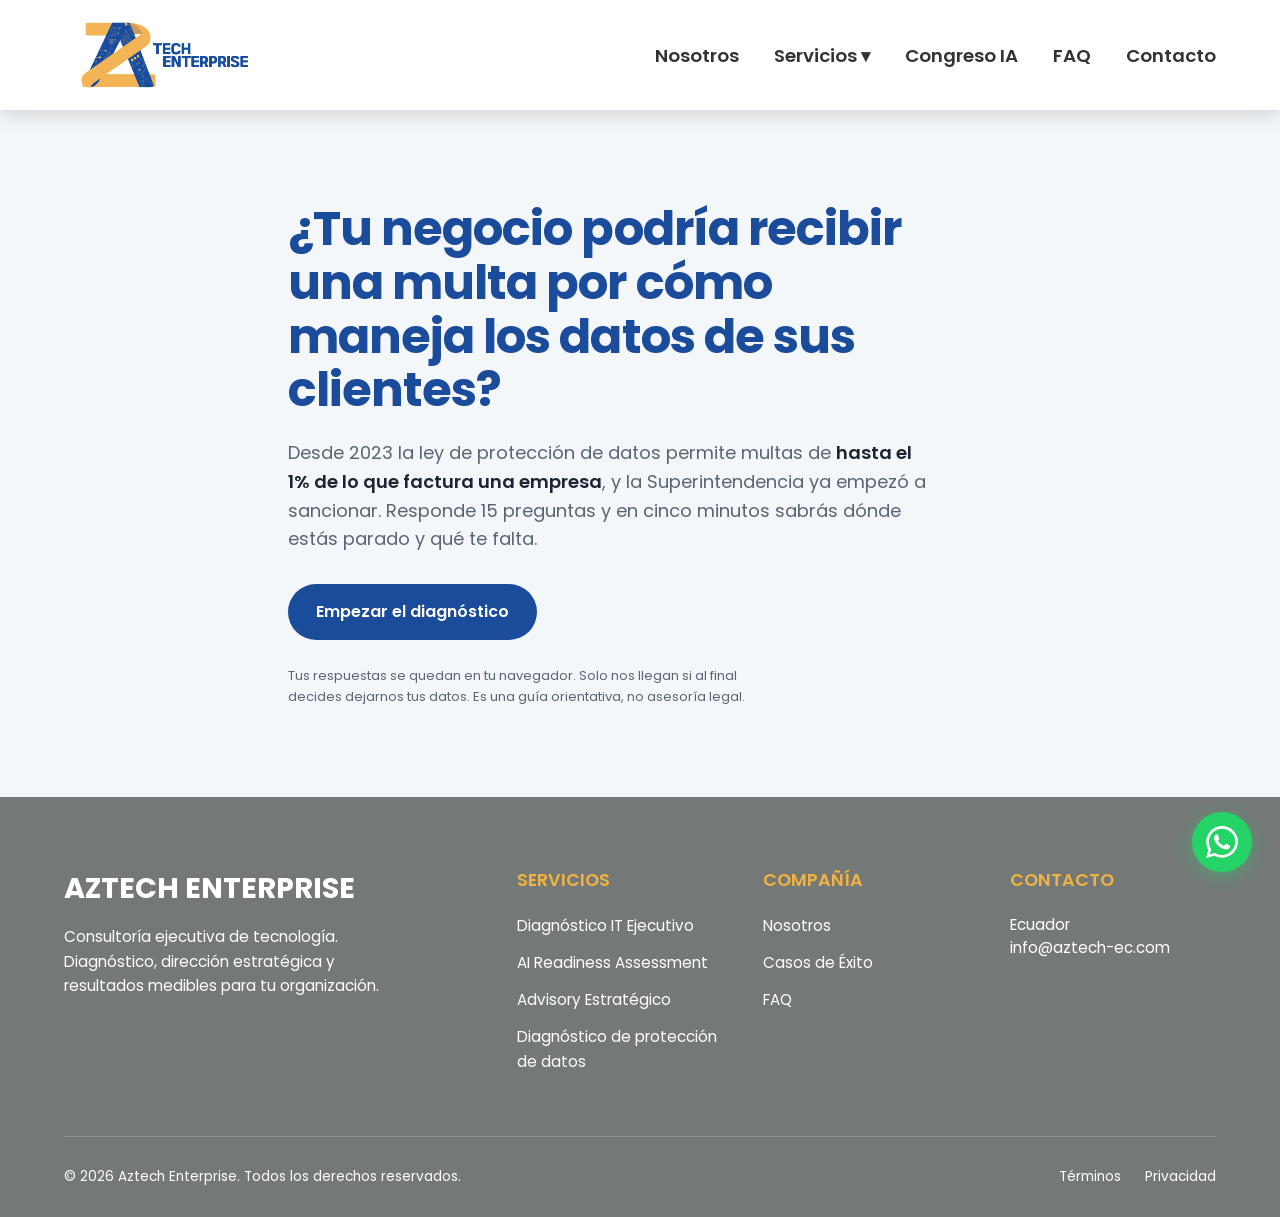
<file: diagnostico-datos.html>
<!DOCTYPE html>
<html lang="es">
<head>
    <meta charset="UTF-8">
    <meta name="viewport" content="width=device-width, initial-scale=1.0">
    <title>Diagnóstico de protección de datos | Aztech Enterprise</title>
    <meta name="description" content="Revisa en 5 minutos si tu negocio cumple la Ley Orgánica de Protección de Datos Personales de Ecuador y qué te falta.">
    <link rel="icon" type="image/jpeg" href="assets/images/solo-icono.jpg">
    <link rel="apple-touch-icon" href="assets/images/solo-icono.jpg">
    <link href="https://fonts.googleapis.com/css2?family=Poppins:wght@300;400;600;700&family=Roboto+Mono:wght@400;700&display=swap" rel="stylesheet">
    <link rel="stylesheet" href="assets/css/styles.css">
    <style>
      /* Diagnóstico LOPDP: estilos acotados a .diag para no tocar el resto del sitio */
      .diag{--ink:#1d2433;--ink2:#5b6475;--line:#d9dee4;--blue:var(--azul-aztech,#1b4b9b);--blue-soft:#e4ebf6;--risk:#c2410c;--mid:#b7791f;--ok:#2f7d4f;
        background:var(--gris-fondo,#f4f7f9);color:var(--ink);font-family:'Poppins',sans-serif;font-size:16px;line-height:1.6;flex:1}
      .diag button{font:inherit;color:inherit;cursor:pointer}
      .diag :focus-visible{outline:3px solid var(--blue);outline-offset:3px;border-radius:6px}
      .diag .hidden{display:none !important}
      .diag-shell{max-width:1080px;margin:0 auto;padding:56px 28px 90px;display:grid;grid-template-columns:250px 1fr;gap:72px}
      .diag-shell.solo{grid-template-columns:1fr;max-width:760px}

      .diag .ficha{position:sticky;top:140px;align-self:start;font-size:13.5px}
      .diag .ficha h2{font-size:15px;font-weight:600;margin:0 0 2px;color:var(--ink)}
      .diag .ficha .sub{color:var(--ink2);margin:0 0 16px}
      .diag .ficha ul{list-style:none;margin:0;padding:0;border-left:2px solid var(--line)}
      .diag .ficha li{padding:6px 0 6px 14px;margin-left:-2px;border-left:2px solid transparent;color:#a3acb9;display:flex;justify-content:space-between;gap:10px}
      .diag .ficha li.done{color:var(--ink)}
      .diag .ficha li.now{border-left-color:var(--amarillo-aztech,#f0b342);color:var(--blue);font-weight:600}
      .diag .mark{font-weight:700;flex:none}
      .diag .m-ok{color:var(--ok)} .diag .m-par{color:var(--mid)} .diag .m-no{color:var(--risk)} .diag .m-ns{color:var(--ink2)}
      .diag .ctx{color:var(--ink2);text-align:right;max-width:110px;overflow:hidden;text-overflow:ellipsis;white-space:nowrap}

      .diag .intro{max-width:660px;padding-top:4vh}
      .diag .intro h1{font-size:clamp(30px,4.8vw,48px);line-height:1.12;letter-spacing:-.02em;font-weight:700;margin:0 0 22px;color:var(--blue)}
      .diag .intro p{font-size:18px;color:var(--ink2);max-width:58ch;margin:0 0 30px}
      .diag .intro p strong{color:var(--ink);font-weight:600}
      .diag .go{background:var(--blue);color:#fff;border:0;border-radius:999px;padding:15px 28px;font-weight:600;font-size:16px;transition:transform .15s}
      .diag .go:hover{transform:translateY(-1px)}
      .diag .go:disabled{opacity:.6;cursor:wait;transform:none}
      .diag .fineprint,.diag .intro .fineprint{font-size:13px;color:var(--ink2);margin:26px 0 0;max-width:62ch}

      .diag .stage{padding-top:2vh;max-width:640px}
      .diag .count{font-size:14px;color:var(--ink2);margin-bottom:16px}
      .diag .track{height:3px;background:var(--line);border-radius:3px;margin-bottom:38px;overflow:hidden}
      .diag .track i{display:block;height:100%;background:var(--blue);transition:width .4s ease}
      .diag .q{transition:opacity .22s ease,transform .22s ease}
      .diag .q.out{opacity:0;transform:translateY(-10px)}
      .diag .q.in{opacity:0;transform:translateY(12px)}
      .diag .q h1{font-size:clamp(23px,3.1vw,31px);line-height:1.25;letter-spacing:-.01em;font-weight:600;margin:0 0 10px;color:var(--ink)}
      .diag .q .help{color:var(--ink2);margin:0 0 28px;max-width:56ch}
      .diag .opts{display:flex;flex-direction:column;border-top:1px solid var(--line)}
      .diag .opt{display:flex;align-items:center;gap:16px;text-align:left;background:none;border:0;border-bottom:1px solid var(--line);padding:16px 6px;font-size:17px;transition:background .15s,padding .15s}
      .diag .opt:hover{background:rgba(27,75,155,.05);padding-left:12px}
      .diag .opt kbd{font-family:inherit;font-size:12px;color:var(--ink2);border:1px solid var(--line);border-radius:5px;min-width:24px;text-align:center;padding:1px 6px;flex:none}
      .diag .opt.sel{background:var(--blue-soft);color:var(--blue);font-weight:600;padding-left:12px}
      .diag .opt.sel kbd{border-color:var(--blue);color:var(--blue)}
      .diag .prev,.diag .again{background:none;border:0;color:var(--ink2);padding:22px 0 0;font-size:15px}
      .diag .prev:hover,.diag .again:hover{color:var(--ink)}

      .diag .res{max-width:700px;padding-top:2vh}
      .diag .res h1{font-size:clamp(28px,4.2vw,42px);line-height:1.15;letter-spacing:-.02em;font-weight:700;margin:0 0 16px;color:var(--blue)}
      .diag .verdict{font-size:18px;color:var(--ink2);max-width:58ch;margin:0}
      .diag .gauge{position:relative;margin:64px 0 12px}
      .diag .zones{display:grid;grid-template-columns:50fr 30fr 20fr;gap:4px;height:14px}
      .diag .zones span{border-radius:3px}
      .diag .zones span:nth-child(1){background:#f3d3c4}
      .diag .zones span:nth-child(2){background:#f6e3b8}
      .diag .zones span:nth-child(3){background:#cde6d6}
      .diag .pin{position:absolute;top:-36px;transform:translateX(-50%);transition:left 1s cubic-bezier(.2,.8,.2,1);text-align:center}
      .diag .pin b{display:block;font-size:21px;font-weight:700;line-height:1}
      .diag .pin::after{content:"";display:block;width:2px;height:22px;background:var(--ink);margin:6px auto 0}
      .diag .zlabels{display:grid;grid-template-columns:50fr 30fr 20fr;gap:4px;font-size:13px;color:var(--ink2);margin-bottom:44px}
      .diag .fine{border-left:3px solid var(--amarillo-aztech,#f0b342);padding:4px 0 4px 18px;margin:0 0 52px}
      .diag .fine p{margin:0}
      .diag .fine .big{font-size:23px;font-weight:600}
      .diag .fine .note{font-size:14px;color:var(--ink2);margin-top:6px}
      .diag .res h2{font-size:23px;font-weight:600;margin:0 0 4px;color:var(--ink)}
      .diag .lead2{color:var(--ink2);margin:0 0 20px}
      .diag .gaps{list-style:none;margin:0 0 52px;padding:0}
      .diag .gaps li{padding:18px 0 18px 20px;border-bottom:1px solid var(--line);position:relative}
      .diag .gaps li::before{content:"";position:absolute;left:0;top:22px;bottom:22px;width:4px;border-radius:2px}
      .diag .gaps li.no::before{background:var(--risk)} .diag .gaps li.par::before{background:var(--mid)} .diag .gaps li.ns::before{background:#a3acb9}
      .diag .gaps h3{font-size:17px;font-weight:600;margin:0 0 4px;color:var(--ink)}
      .diag .gaps h3 small{font-size:13.5px;font-weight:400;color:var(--ink2);margin-left:8px}
      .diag .gaps p{margin:0;color:var(--ink2);max-width:60ch}

      .diag .offer{background:var(--blue);color:#fff;border-radius:22px;padding:36px 34px}
      .diag .offer h2{color:#fff;font-size:25px;margin:0 0 12px}
      .diag .offer p{color:#d6e0f2;margin:0 0 14px;max-width:58ch}
      .diag .offer .go{background:var(--amarillo-aztech,#f0b342);color:#1d2433;margin-top:6px}
      .diag .lead{margin-top:22px}
      .diag .lead .row{display:grid;grid-template-columns:1fr 1fr;gap:14px;margin-bottom:14px}
      .diag .lead label{display:flex;flex-direction:column;gap:6px;font-size:14px;color:#d6e0f2}
      .diag .lead input[type=text],.diag .lead input[type=email],.diag .lead input[type=tel]{font:inherit;font-size:16px;padding:12px 14px;border-radius:10px;border:1.5px solid transparent;background:#fff;color:var(--ink)}
      .diag .lead input.bad{border-color:#fca5a5}
      .diag .consent{flex-direction:row !important;align-items:flex-start;gap:10px !important;margin:6px 0 4px;line-height:1.5}
      .diag .consent input{margin-top:4px;width:18px;height:18px;flex:none}
      .diag .consent a{color:#fff;text-decoration:underline}
      .diag .err{color:#fecaca;font-size:14px;min-height:1.4em;margin:6px 0 8px}
      .diag .sent h3{color:#fff;font-size:20px;margin:18px 0 6px}

      @media (max-width:860px){
        .diag-shell{grid-template-columns:1fr;gap:0;padding:32px 20px 70px}
        .diag .ficha{display:none}
        .diag .opt kbd{display:none}
        .diag .offer{padding:28px 22px}
        .diag .lead .row{grid-template-columns:1fr}
      }
      @media (prefers-reduced-motion:reduce){.diag *{transition:none !important}}
    </style>
</head>
<body>

    <header>
        <a href="index.html"><img src="assets/images/logo-principal.jpg" alt="Aztech" class="nav-logo-img"></a>
        <nav class="nav-links">
            <a href="enterprise.html">Nosotros</a>
            <div class="dropdown">
                <a href="business.html">Servicios ▾</a>
                <div class="dropdown-content">
                    <a href="business.html#diagnostico">Diagnóstico IT Ejecutivo</a>
                    <a href="business.html#ai-readiness">AI Readiness Assessment</a>
                    <a href="business.html#advisory">Advisory Estratégico</a>
                    <a href="diagnostico-datos.html">Diagnóstico de protección de datos</a>
                    <a href="casos-de-exito.html">Casos de Éxito</a>
                </div>
            </div>
            <a href="congreso-ia.html">Congreso IA</a>
            <a href="faq.html">FAQ</a>
            <a href="contacto.html">Contacto</a>
        </nav>
    </header>

    <main class="diag" id="diag">
      <div class="diag-shell solo" id="shell">

        <aside class="ficha hidden" id="ficha" aria-label="Tus respuestas">
          <h2>Ficha de tu negocio</h2>
          <p class="sub">Se completa mientras respondes.</p>
          <ul id="fichaList"></ul>
        </aside>

        <div>
          <section class="intro" id="intro">
            <h1>¿Tu negocio podría recibir una multa por cómo maneja los datos de sus clientes?</h1>
            <p>Desde 2023 la ley de protección de datos permite multas de <strong>hasta el 1% de lo que factura una empresa</strong>, y la Superintendencia ya empezó a sancionar. Responde 15 preguntas y en cinco minutos sabrás dónde estás parado y qué te falta.</p>
            <button class="go" id="start">Empezar el diagnóstico</button>
            <p class="fineprint">Tus respuestas se quedan en tu navegador. Solo nos llegan si al final decides dejarnos tus datos. Es una guía orientativa, no asesoría legal.</p>
          </section>

          <section class="stage hidden" id="stage">
            <div class="count" id="count"></div>
            <div class="track"><i id="bar"></i></div>
            <div class="q" id="q">
              <h1 id="qText"></h1>
              <p class="help" id="qHelp"></p>
              <div class="opts" id="opts" role="radiogroup"></div>
            </div>
            <button class="prev" id="prev">Anterior</button>
          </section>

          <section class="res hidden" id="res" aria-live="polite">
            <h1 id="resTitle"></h1>
            <p class="verdict" id="verdict"></p>

            <div class="gauge">
              <div class="pin" id="pin" style="left:4%"><b id="pct">0%</b></div>
              <div class="zones"><span></span><span></span><span></span></div>
            </div>
            <div class="zlabels"><span>Riesgo alto</span><span>Riesgo medio</span><span>Riesgo bajo</span></div>

            <div class="fine" id="fine"></div>

            <h2 id="gapsTitle">Lo que te falta</h2>
            <p class="lead2">De lo más urgente a lo menos urgente.</p>
            <ul class="gaps" id="gaps"></ul>

            <div class="offer" id="offer">
              <h2>Ponte en regla sin contratar un estudio jurídico</h2>
              <p>Te ayudamos a preparar los documentos que te faltan, adaptados a tu negocio: política de privacidad, cláusulas de consentimiento, registro de tratamientos, contratos con proveedores y protocolo de filtraciones.</p>
              <p>Déjanos tus datos y te contactamos para revisar tu resultado.</p>

              <form class="lead" id="lead" novalidate>
                <div class="row">
                  <label>Nombre<input type="text" id="l-nombre" name="nombre" autocomplete="name" required></label>
                  <label>Empresa<input type="text" id="l-empresa" name="empresa" autocomplete="organization"></label>
                </div>
                <div class="row">
                  <label>Correo<input type="email" id="l-email" name="email" autocomplete="email" required></label>
                  <label>WhatsApp (opcional)<input type="tel" id="l-tel" name="telefono" autocomplete="tel"></label>
                </div>
                <label class="consent">
                  <input type="checkbox" id="l-ok" required>
                  <span>Acepto que Aztech Enterprise use estos datos y el resultado de mi diagnóstico solo para contactarme sobre este servicio, según su <a href="politicas-de-privacidad.html" target="_blank" rel="noopener">política de privacidad</a>.</span>
                </label>
                <p class="err" id="l-err" role="alert"></p>
                <button class="go" type="submit" id="l-send">Quiero que me contacten</button>
              </form>
              <div class="sent hidden" id="sent">
                <h3>Recibimos tus datos.</h3>
                <p>Te escribiremos en menos de 24 horas para revisar tu resultado. Si prefieres, escríbenos a info@aztech-ec.com.</p>
              </div>
            </div>

            <button class="again" id="again">Hacer el diagnóstico otra vez</button>
            <p class="fineprint">El diagnóstico se basa en las obligaciones generales de la Ley Orgánica de Protección de Datos Personales y su reglamento. La multa es una referencia sobre el rango legal de 0,1% a 1% del volumen de negocio; la sanción real depende del tipo de infracción y de los criterios de la autoridad. No constituye asesoría legal.</p>
          </section>
        </div>
      </div>
    </main>

    <script>
const QUESTIONS = [
  { id:"sector", kind:"context", short:"Sector", text:"¿A qué se dedica tu negocio?",
    help:"Algunos sectores manejan datos más delicados que otros.",
    options:["Salud: consultorio, clínica o laboratorio","Educación: colegio, academia o centro de formación","Comercio o tienda en línea","Servicios profesionales","Inmobiliaria o construcción","Gimnasio, spa o bienestar","Cobranzas o call center","Otro"],
    chip:["Salud","Educación","Comercio","Servicios","Inmobiliaria","Bienestar","Cobranzas","Otro"] },
  { id:"revenue", kind:"context", short:"Facturación", text:"¿Cuánto factura tu negocio al año, más o menos?",
    help:"Solo lo usamos para estimar la multa. No se guarda.",
    options:["Menos de USD 100.000","Entre USD 100.000 y 500.000","Entre USD 500.000 y 1 millón","Entre USD 1 y 5 millones","Más de USD 5 millones"],
    chip:["< 100 mil","100–500 mil","500 mil–1 M","1–5 M","> 5 M"],
    values:[50000,300000,750000,3000000,5000000] },
  { id:"sensitive", kind:"context", short:"Datos sensibles", text:"¿Manejas datos sensibles?",
    help:"Por ejemplo historias clínicas, huellas o fotos para control de acceso, datos de menores de edad o información financiera de tus clientes.",
    options:["Sí","No","No estoy seguro"], chip:["Sí","No","No sabe"] },

  { id:"rat", weight:3, short:"Registro de tratamientos",
    text:"¿Tienes por escrito qué datos recoges, para qué los usas, con quién los compartes y cuánto tiempo los guardas?",
    help:"La ley lo llama Registro de Actividades de Tratamiento.",
    gap:"Registro de tratamientos",
    fix:"Es la base de todo: sin este inventario no puedes demostrar que cumples. Anota qué datos recoges, para qué, con quién los compartes y cuánto tiempo los guardas." },
  { id:"policy", weight:2, short:"Política de privacidad",
    text:"¿Tienes una política de privacidad publicada donde recoges datos?",
    help:"En tu web, en el local o en tus formularios.",
    gap:"Política de privacidad",
    fix:"Tiene que explicar, en palabras simples, qué datos recoges, para qué y cómo una persona puede pedir verlos o borrarlos. Debe estar visible justo donde recoges los datos." },
  { id:"consent", weight:3, short:"Consentimiento",
    text:"¿Pides autorización antes de recoger datos y guardas la prueba de que la persona aceptó?",
    help:"Una casilla marcada en un formulario, una cláusula firmada o una aceptación guardada por WhatsApp.",
    gap:"Consentimiento con prueba",
    fix:"Ante una denuncia, te toca demostrar que la persona aceptó. Pon cláusulas de consentimiento en formularios y contratos, y guarda la evidencia." },
  { id:"purpose", weight:2, short:"Uso según finalidad",
    text:"¿Usas los datos solo para lo que le dijiste a la persona?",
    help:"Por ejemplo, no le mandas publicidad a quien te dio su correo solo para la factura.",
    gap:"Uso de los datos para otros fines",
    fix:"Usar datos para algo que no informaste, como marketing sin permiso, es de las faltas más comunes. Pide un consentimiento aparte para cada uso." },
  { id:"rights", weight:2, short:"Solicitudes de clientes",
    text:"Si un cliente te pide ver, corregir o borrar sus datos, ¿tienes cómo atenderlo?",
    help:"Un canal definido, un responsable y un plazo para responder.",
    gap:"Atención de solicitudes de los clientes",
    fix:"La ley obliga a responder estas solicitudes dentro de un plazo. Define un correo o formulario, una persona responsable y una respuesta tipo." },
  { id:"vendors", weight:2, short:"Contratos con proveedores",
    text:"¿Tus contratos con proveedores que ven datos de tus clientes incluyen cláusulas de protección de datos?",
    help:"Contador externo, sistema en la nube, call center, agencia de marketing.",
    gap:"Contratos con proveedores",
    fix:"Cada proveedor que toca tus datos debe firmar un acuerdo que diga qué puede hacer con ellos, por cuánto tiempo y cómo los protege." },
  { id:"access", weight:2, short:"Control de accesos",
    text:"¿Solo acceden a los datos de clientes las personas que los necesitan, cada una con su propio usuario?",
    gap:"Control de accesos",
    fix:"Con usuarios compartidos no hay forma de saber quién hizo qué. Crea un usuario por persona y da acceso solo a lo que cada una necesita." },
  { id:"security", weight:2, short:"Seguridad básica",
    text:"¿Tienes respaldos, equipos actualizados y protección básica como antivirus o cifrado en las laptops?",
    gap:"Seguridad básica",
    fix:"La ley exige medidas de seguridad acordes al riesgo. Lo mínimo: respaldos que hayas probado, equipos al día y laptops cifradas." },
  { id:"shadow", weight:2, inverse:true, short:"WhatsApp, Excel y USB",
    text:"¿Los datos de clientes circulan por WhatsApp personal, archivos de Excel compartidos o memorias USB?",
    help:"Aquí responder «Sí» quiere decir que eso pasa en tu negocio.",
    gap:"Datos sueltos en WhatsApp, Excel o USB",
    fix:"Es la causa más común de filtraciones en negocios pequeños. Define canales oficiales y elimina las copias que andan sueltas." },
  { id:"breach", weight:3, short:"Plan ante filtraciones",
    text:"Si mañana se filtran los datos de tus clientes, ¿sabes qué hacer y a quién avisar?",
    help:"La ley da 5 días para avisar a la Superintendencia y 3 días para avisar a los afectados.",
    options:["Sí, tenemos un protocolo escrito","Más o menos: sabríamos a quién llamar, pero no está escrito","No"],
    scores:[1,0.5,0],
    gap:"Plan ante filtraciones",
    fix:"No avisar a tiempo es una falta grave. Escribe un protocolo: quién detecta el problema, quién decide, qué se notifica y en qué plazo." },
  { id:"training", weight:1, short:"Capacitación",
    text:"¿Tu equipo recibió capacitación sobre protección de datos en el último año?",
    gap:"Capacitación del equipo",
    fix:"La mayoría de incidentes son errores humanos. Una capacitación corta, con constancia, también te sirve para demostrar diligencia." },
  { id:"dpo", weight:1, short:"Delegado de datos",
    text:"¿Cómo está tu negocio con el Delegado de Protección de Datos?",
    help:"No todas las empresas lo necesitan, pero las que sí deben tenerlo registrado.",
    options:["Ya lo tenemos registrado","Verificamos que no lo necesitamos","Sé que lo necesitamos, pero no lo tenemos","No sé si lo necesitamos"],
    scores:[1,1,0,0], unknown:3,
    gap:"Delegado de Protección de Datos",
    fix:"Lo necesitan, entre otras, las empresas que tratan datos sensibles de forma habitual o a gran escala. Si aplica y no está registrado, es una infracción." }
];
const STD = ["Sí","Parcialmente","No","No sé"];

let idx = 0;
const answers = {};
const $ = id => document.getElementById(id);
const reduce = matchMedia("(prefers-reduced-motion: reduce)").matches;
let locked = false;

function opts(q){ return q.options || STD; }

function pts(q){
  if(q.scores) return q.scores[answers[q.id]];
  const l = STD[answers[q.id]];
  if(q.inverse) return l==="Sí"?0 : l==="No"?1 : l==="Parcialmente"?0.5 : 0;
  return {"Sí":1,"Parcialmente":0.5,"No":0,"No sé":0}[l];
}

function fichaRender(){
  $("fichaList").innerHTML = QUESTIONS.map((q,i)=>{
    const a = answers[q.id];
    let right = "";
    if(a!==undefined){
      if(q.kind) right = `<span class="ctx">${q.chip[a]}</span>`;
      else {
        const l = q.scores ? (q.unknown===a ? "No sé" : opts(q)[a]) : STD[a], p = pts(q);
        const cls = l==="No sé" ? "m-ns" : p===1 ? "m-ok" : p===0 ? "m-no" : "m-par";
        const sym = l==="No sé" ? "?" : p===1 ? "✓" : p===0 ? "✕" : "~";
        right = `<span class="mark ${cls}" aria-label="${l}">${sym}</span>`;
      }
    }
    const cls = i===idx && !$("stage").classList.contains("hidden") ? "now" : a!==undefined ? "done" : "";
    return `<li class="${cls}"><span>${q.short}</span>${right}</li>`;
  }).join("");
}

function paint(){
  const q = QUESTIONS[idx];
  $("count").textContent = `${idx+1} de ${QUESTIONS.length}`;
  $("bar").style.width = (idx/QUESTIONS.length*100)+"%";
  $("qText").textContent = q.text;
  $("qHelp").textContent = q.help || "";
  $("qHelp").style.display = q.help ? "block" : "none";
  $("opts").innerHTML = "";
  opts(q).forEach((label,i)=>{
    const b = document.createElement("button");
    b.className = "opt" + (answers[q.id]===i ? " sel" : "");
    b.setAttribute("role","radio");
    b.setAttribute("aria-checked", answers[q.id]===i);
    b.innerHTML = `<kbd>${i+1}</kbd><span>${label}</span>`;
    b.onclick = ()=>choose(i);
    $("opts").appendChild(b);
  });
  $("prev").style.visibility = idx===0 ? "hidden" : "visible";
  fichaRender();
}

function go(to){
  const el = $("q");
  if(reduce){ idx = to; paint(); return; }
  el.classList.add("out");
  setTimeout(()=>{
    idx = to; paint();
    el.classList.remove("out"); el.classList.add("in");
    requestAnimationFrame(()=>requestAnimationFrame(()=>el.classList.remove("in")));
  },200);
}

function choose(i){
  if(locked) return;
  const q = QUESTIONS[idx];
  answers[q.id] = i;
  [...$("opts").children].forEach((b,j)=>{ b.classList.toggle("sel", j===i); b.setAttribute("aria-checked", j===i); });
  fichaRender();
  locked = true;
  setTimeout(()=>{
    locked = false;
    if(idx < QUESTIONS.length-1) go(idx+1); else showResults();
  }, reduce ? 120 : 380);
}

function money(n){ return "USD " + Math.round(n).toLocaleString("es-EC"); }

var showResults = function(){
  let got=0, max=0; const gaps=[];
  QUESTIONS.filter(q=>q.weight).forEach(q=>{
    const p = pts(q), l = q.scores ? (q.unknown===answers[q.id] ? "No sé" : "") : STD[answers[q.id]];
    got += p*q.weight; max += q.weight;
    if(p<1) gaps.push({q, st: l==="No sé" ? "ns" : p===0 ? "no" : "par", prio:(1-p)*q.weight});
  });
  const pct = Math.round(got/max*100);
  const sensitive = answers.sensitive===0;
  let level = pct>=80 ? "bajo" : pct>=50 ? "medio" : "alto";
  if(sensitive && level==="medio") level = "alto";
  else if(sensitive && level==="bajo" && pct<90) level = "medio";

  const titles = {
    alto:"Hoy te costaría demostrar que cumples la ley.",
    medio:"Tienes una base, pero una denuncia encontraría huecos.",
    bajo:"Vas bien. Te quedan detalles por cerrar."
  };
  const verdicts = {
    alto:`Cumples ${pct}% de lo que revisamos. Si llegara una denuncia o una filtración, no tendrías cómo respaldarte.`,
    medio:`Cumples ${pct}% de lo que revisamos. Lo básico está, pero faltan piezas que la autoridad pediría primero.`,
    bajo:`Cumples ${pct}% de lo que revisamos. Revisa los pendientes para quedar en regla.`
  };
  $("resTitle").textContent = titles[level];
  $("verdict").textContent = verdicts[level] + (sensitive ? " Como manejas datos sensibles, la exigencia sobre tu negocio es mayor." : "");

  $("pct").textContent = "0%";
  $("pin").style.left = "0%";
  const rev = QUESTIONS[1].values[answers.revenue];
  const plus = answers.revenue===4 ? " o más" : "";
  $("fine").innerHTML = gaps.length
    ? `<p>Con tu facturación, una multa podría ir de</p><p class="big">${money(rev*0.001)} a ${money(rev*0.01)}${plus}</p><p class="note">Sin contar lo que cuesta atender una filtración ni el golpe a tu reputación.</p>`
    : `<p class="big">No encontramos brechas.</p><p class="note">Aun así, vale la pena que un especialista revise tus documentos.</p>`;

  gaps.sort((a,b)=>b.prio-a.prio);
  const st = {no:"No lo tienes", par:"Lo tienes a medias", ns:"No sabes si lo tienes"};
  $("gapsTitle").textContent = gaps.length ? `Lo que te falta (${gaps.length})` : "Lo que te falta";
  $("gaps").innerHTML = gaps.map(g=>`<li class="${g.st}"><h3>${g.q.gap}<small>${g.st==="ns" && g.q.unknown!==undefined ? "No sabes si lo necesitas" : st[g.st]}</small></h3><p>${g.q.fix}</p></li>`).join("");

  $("stage").classList.add("hidden");
  $("ficha").classList.add("hidden");
  $("shell").classList.add("solo");
  $("res").classList.remove("hidden");
  window.scrollTo(0,0);

  const target = pct;
  setTimeout(()=>{
    $("pin").style.left = Math.min(96, Math.max(4, target))+"%";
    if(reduce){ $("pct").textContent = target+"%"; return; }
    const t0 = performance.now();
    (function tick(t){
      const k = Math.min(1,(t-t0)/1000), e = 1-Math.pow(1-k,3);
      $("pct").textContent = Math.round(target*e)+"%";
      if(k<1) requestAnimationFrame(tick);
    })(t0);
  }, 250);
}

$("start").onclick = ()=>{
  $("intro").classList.add("hidden");
  $("stage").classList.remove("hidden");
  $("ficha").classList.remove("hidden");
  $("shell").classList.remove("solo");
  paint();
  $("opts").firstChild.focus({preventScroll:true});
};
$("prev").onclick = ()=>{ if(idx>0) go(idx-1); };
$("again").onclick = ()=>{
  idx = 0; for(const k in answers) delete answers[k];
  $("res").classList.add("hidden");
  $("intro").classList.remove("hidden");
  window.scrollTo(0,0);
};
document.addEventListener("keydown", e=>{
  if($("stage").classList.contains("hidden")) return;
  const n = parseInt(e.key,10);
  if(n>=1 && n<=opts(QUESTIONS[idx]).length) choose(n-1);
  if(e.key==="Backspace" && idx>0){ e.preventDefault(); go(idx-1); }
});
/* Formulario de contacto: se envía a Formspree solo con consentimiento */
let lastResult = null;
const _show = showResults;
showResults = function(){ _show(); lastResult = summary(); };
function summary(){
  const ctx = id => { const q = QUESTIONS.find(x=>x.id===id); return q.chip[answers[id]]; };
  const gaps = [...document.querySelectorAll("#gaps li h3")].map(h=>h.childNodes[0].textContent+" ("+h.querySelector("small").textContent+")");
  return { sector:ctx("sector"), facturacion:ctx("revenue"), datos_sensibles:ctx("sensitive"),
           cumplimiento:$("verdict").textContent.match(/\d+%/)[0], resultado:$("resTitle").textContent,
           brechas:gaps.join("; ") };
}
$("lead").addEventListener("submit", async e=>{
  e.preventDefault();
  const n=$("l-nombre"), m=$("l-email"), ok=$("l-ok"), err=$("l-err");
  [n,m].forEach(x=>x.classList.remove("bad"));
  if(n.value.trim().length<2){ n.classList.add("bad"); err.textContent="Escribe tu nombre."; n.focus(); return; }
  if(!/^[^\s@]+@[^\s@]+\.[^\s@]+$/.test(m.value.trim())){ m.classList.add("bad"); err.textContent="Revisa tu correo."; m.focus(); return; }
  if(!ok.checked){ err.textContent="Necesitamos tu autorización para contactarte."; ok.focus(); return; }
  err.textContent=""; $("l-send").disabled=true; $("l-send").textContent="Enviando…";
  const data = Object.assign({
    _subject:"Diagnóstico LOPDP: "+(lastResult?lastResult.cumplimiento:"")+" - "+n.value.trim(),
    origen:"diagnostico-datos", nombre:n.value.trim(), empresa:$("l-empresa").value.trim(),
    email:m.value.trim(), telefono:$("l-tel").value.trim(), consentimiento:"Sí, "+new Date().toISOString()
  }, lastResult||{});
  try{
    const r = await fetch("https://formspree.io/f/mpqbwjrq",{method:"POST",headers:{"Accept":"application/json","Content-Type":"application/json"},body:JSON.stringify(data)});
    if(!r.ok) throw new Error(r.status);
    $("lead").classList.add("hidden"); $("sent").classList.remove("hidden");
  }catch(_){
    err.textContent="No pudimos enviar tus datos. Intenta de nuevo o escríbenos a info@aztech-ec.com.";
    $("l-send").disabled=false; $("l-send").textContent="Quiero que me contacten";
  }
});

    </script>

    <footer>
        <div class="footer-container">
            <div class="footer-brand">
                <h3>AZTECH ENTERPRISE</h3>
                <p>Consultoría ejecutiva de tecnología. Diagnóstico, dirección estratégica y resultados medibles para tu organización.</p>
            </div>
            <div class="footer-col">
                <h4>Servicios</h4>
                <ul>
                    <li><a href="business.html#diagnostico">Diagnóstico IT Ejecutivo</a></li>
                    <li><a href="business.html#ai-readiness">AI Readiness Assessment</a></li>
                    <li><a href="business.html#advisory">Advisory Estratégico</a></li>
                    <li><a href="diagnostico-datos.html">Diagnóstico de protección de datos</a></li>
                </ul>
            </div>
            <div class="footer-col">
                <h4>Compañía</h4>
                <ul>
                    <li><a href="enterprise.html">Nosotros</a></li>
                    <li><a href="#">Casos de Éxito</a></li>
                    <li><a href="faq.html">FAQ</a></li>
                </ul>
            </div>
            <div class="footer-col">
                <h4>Contacto</h4>
                <p>Ecuador</p>
                <p><a href="mailto:info@aztech-ec.com">info@aztech-ec.com</a></p>
            </div>
        </div>
        <div class="footer-bottom">
            <div>© 2026 Aztech Enterprise. Todos los derechos reservados.</div>
            <div class="footer-links">
                <a href="#">Términos</a>
                <a href="politicas-de-privacidad.html">Privacidad</a>
            </div>
        </div>
    </footer>


    <a href="https://wa.link/y37yti" class="whatsapp-flotante" target="_blank" rel="noopener" aria-label="Contáctanos por WhatsApp">
        <svg viewBox="0 0 24 24" fill="currentColor"><path d="M17.472 14.382c-.297-.149-1.758-.867-2.03-.967-.273-.099-.471-.148-.67.15-.197.297-.767.966-.94 1.164-.173.199-.347.223-.644.075-.297-.15-1.255-.463-2.39-1.475-.883-.788-1.48-1.761-1.653-2.059-.173-.297-.018-.458.13-.606.134-.133.298-.347.446-.52.149-.174.198-.298.298-.497.099-.198.05-.371-.025-.52-.075-.149-.669-1.612-.916-2.207-.242-.579-.487-.5-.669-.51-.173-.008-.371-.01-.57-.01-.198 0-.52.074-.792.372-.272.297-1.04 1.016-1.04 2.479 0 1.462 1.065 2.875 1.213 3.074.149.198 2.096 3.2 5.077 4.487.709.306 1.262.489 1.694.625.712.227 1.36.195 1.871.118.571-.085 1.758-.719 2.006-1.413.248-.694.248-1.289.173-1.413-.074-.124-.272-.198-.57-.347m-5.421 7.403h-.004a9.87 9.87 0 01-5.031-1.378l-.361-.214-3.741.982.998-3.648-.235-.374a9.86 9.86 0 01-1.51-5.26c.001-5.45 4.436-9.884 9.888-9.884 2.64 0 5.122 1.03 6.988 2.898a9.825 9.825 0 012.893 6.994c-.003 5.45-4.437 9.884-9.885 9.884m8.413-18.297A11.815 11.815 0 0012.05 0C5.495 0 .16 5.335.157 11.892c0 2.096.547 4.142 1.588 5.945L.057 24l6.305-1.654a11.882 11.882 0 005.683 1.448h.005c6.554 0 11.89-5.335 11.893-11.893a11.821 11.821 0 00-3.48-8.413z"/></svg>
    </a>

</body>
</html>
</file>
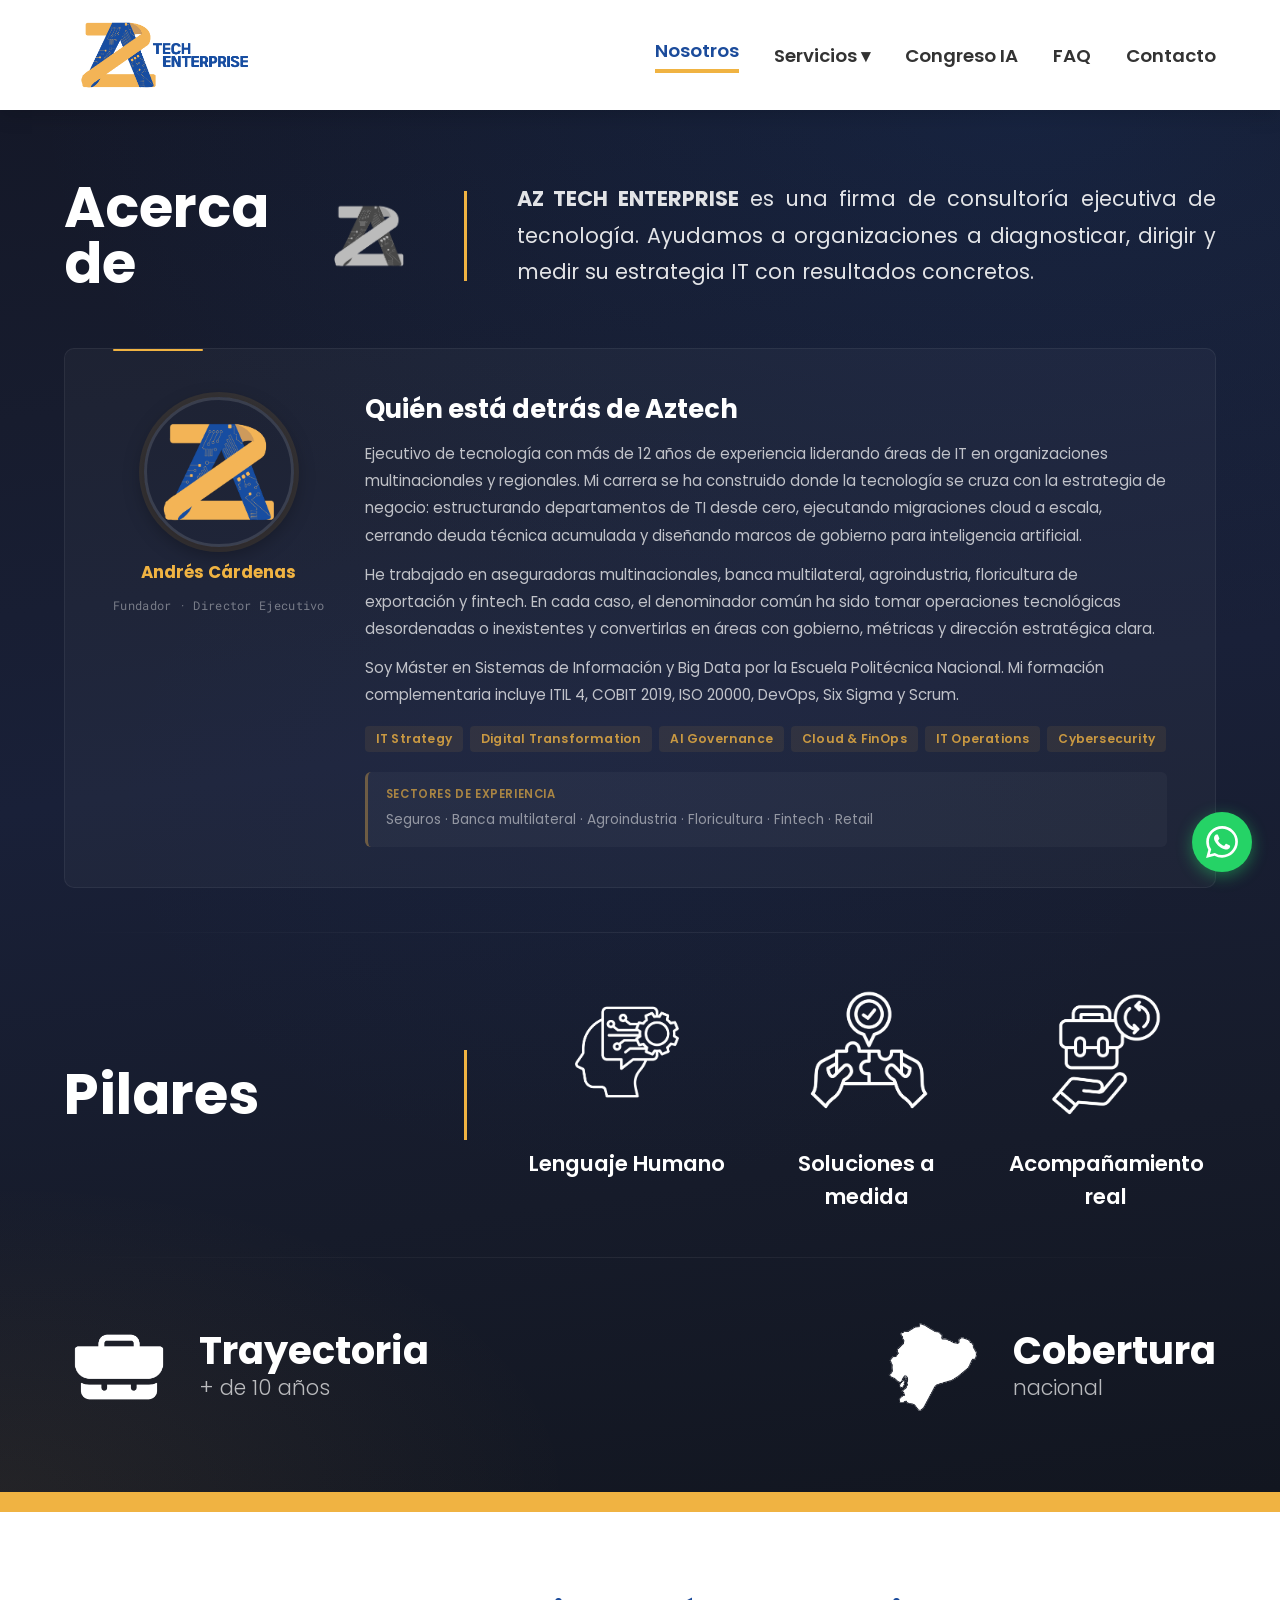
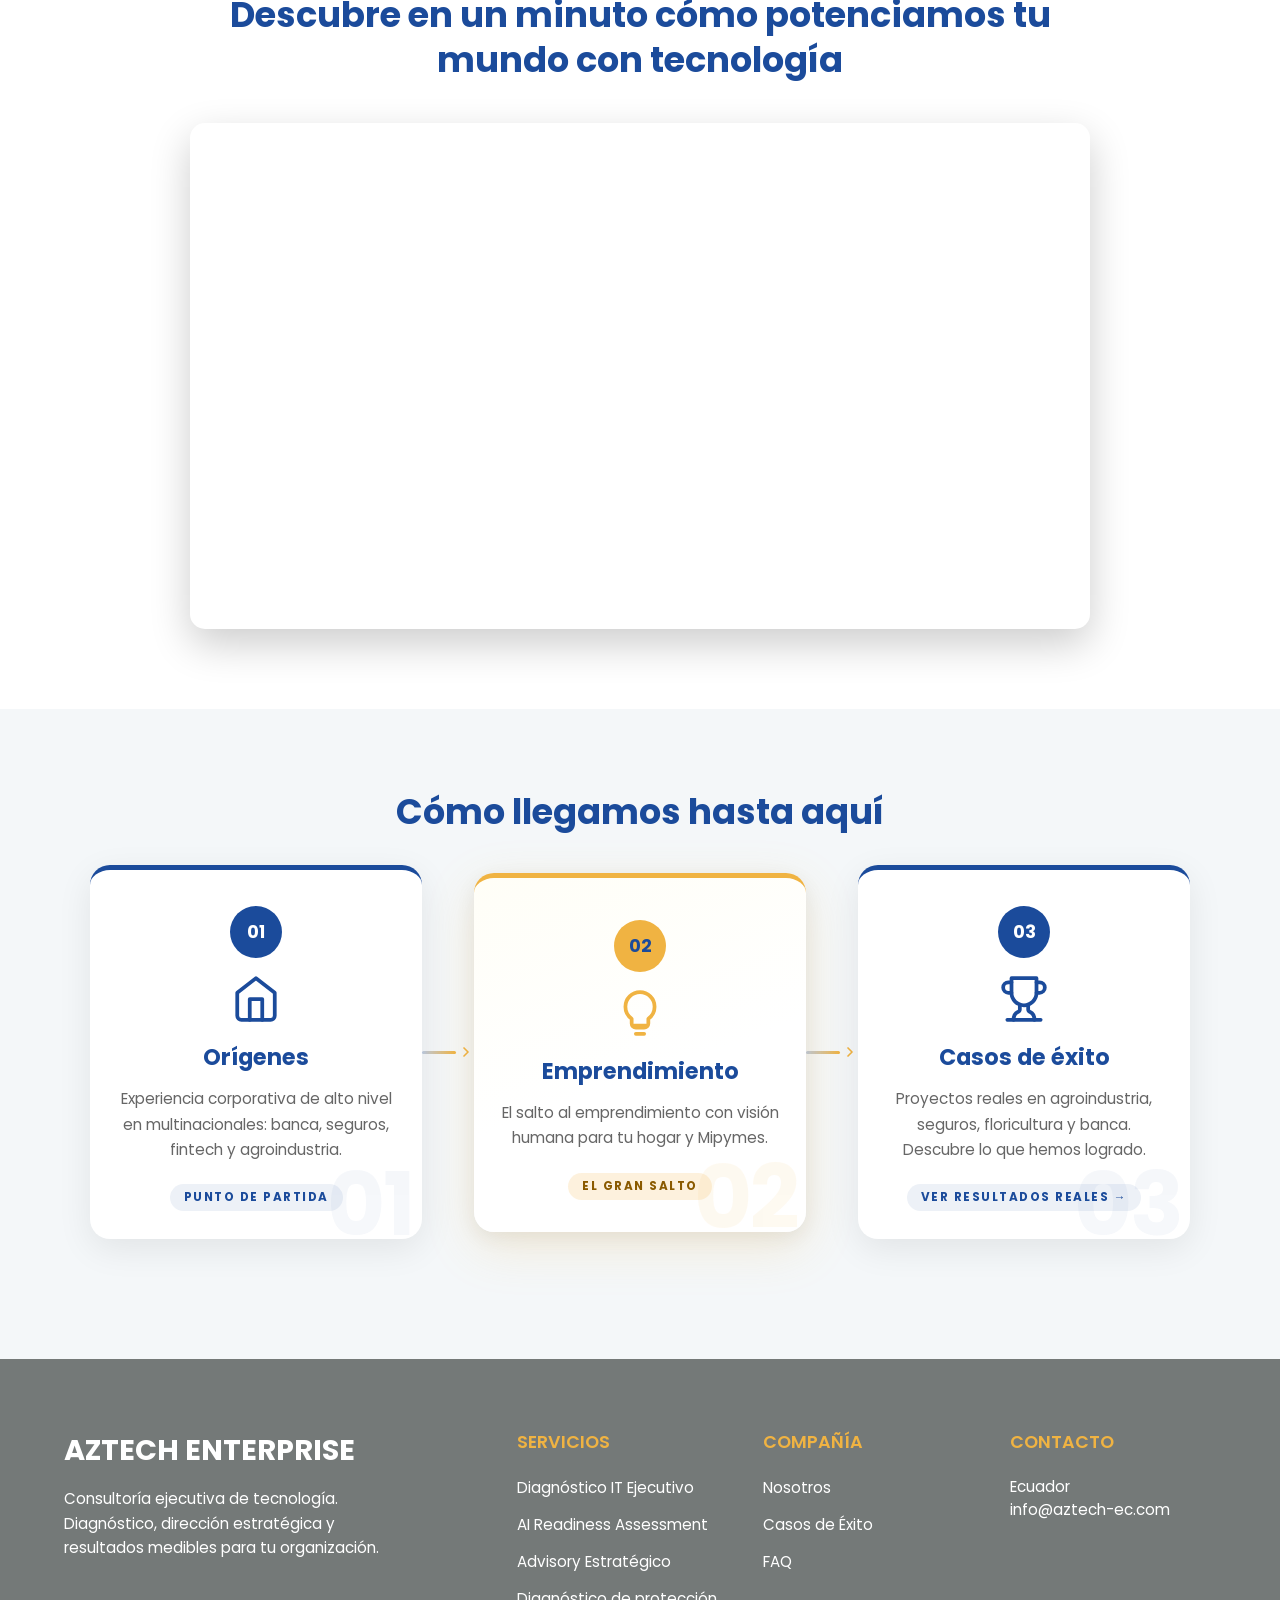
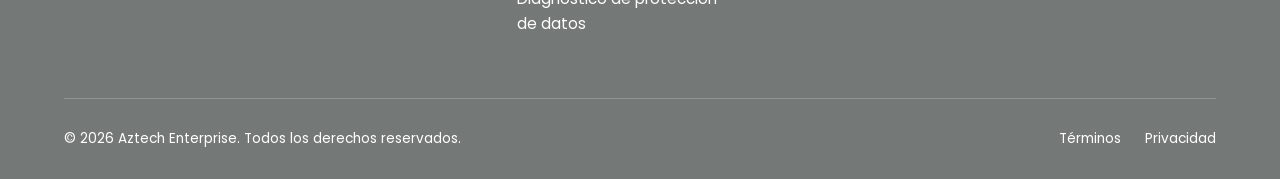
<file: enterprise.html>
<!DOCTYPE html>
<html lang="es">
<head>
    <meta charset="UTF-8">
    <meta name="viewport" content="width=device-width, initial-scale=1.0">
    <title>Nosotros | Aztech Enterprise</title>
    <link rel="icon" type="image/jpeg" href="assets/images/solo-icono.jpg">
    <link rel="apple-touch-icon" href="assets/images/solo-icono.jpg">
    <link href="https://fonts.googleapis.com/css2?family=Poppins:wght@300;400;600;700&family=Roboto+Mono:wght@400;700&display=swap" rel="stylesheet">
    <link rel="stylesheet" href="assets/css/styles.css">
</head>
<body>

    <header>
        <a href="index.html"><img src="assets/images/logo-principal.jpg" alt="Aztech" class="nav-logo-img"></a>
        <nav class="nav-links">
            <a href="enterprise.html" class="active">Nosotros</a>
            <div class="dropdown">
                <a href="business.html">Servicios ▾</a>
                <div class="dropdown-content">
                    <a href="business.html#diagnostico">Diagnóstico IT Ejecutivo</a>
                    <a href="business.html#ai-readiness">AI Readiness Assessment</a>
                    <a href="business.html#advisory">Advisory Estratégico</a>
                    <a href="diagnostico-datos.html">Diagnóstico de protección de datos</a>
                    <a href="casos-de-exito.html">Casos de Éxito</a>
                </div>
            </div>
            <a href="congreso-ia.html">Congreso IA</a>
            <a href="faq.html">FAQ</a>
            <a href="contacto.html">Contacto</a>
        </nav>
    </header>

    <style>
        /* ── Bio panel: subtle frame within the dark section ── */
        .bio-panel {
            max-width: 1200px;
            width: 100%;
            padding: 44px 48px 40px;
            background: rgba(255,255,255,0.03);
            border: 1px solid rgba(255,255,255,0.06);
            border-radius: 10px;
            position: relative;
        }
        .bio-panel::before {
            content: '';
            position: absolute;
            top: 0;
            left: 48px;
            width: 90px;
            height: 2px;
            background: var(--amarillo-aztech);
            border-radius: 1px;
        }

        /* ── Bio layout ── */
        .bio-seccion {
            display: flex;
            gap: 40px;
            align-items: flex-start;
        }
        .bio-foto-col {
            flex-shrink: 0;
            display: flex;
            flex-direction: column;
            align-items: center;
            gap: 12px;
            padding-top: 4px;
        }
        .bio-foto {
            width: 150px;
            height: 150px;
            border-radius: 50%;
            object-fit: cover;
            border: 3px solid rgba(255,255,255,0.12);
            box-shadow: 0 0 0 5px rgba(240,179,66,0.1), 0 6px 20px rgba(0,0,0,0.35);
        }
        .bio-nombre {
            font-size: 1.05rem;
            font-weight: 700;
            color: var(--amarillo-aztech);
            text-align: center;
        }
        .bio-rol {
            font-family: 'Roboto Mono', monospace;
            font-size: 0.76rem;
            color: rgba(255,255,255,0.4);
            text-align: center;
            letter-spacing: 0.3px;
        }

        /* ── Bio content ── */
        .bio-contenido { flex: 1; }
        .bio-contenido h2 {
            font-size: clamp(1.25rem, 2vw, 1.6rem);
            font-weight: 700;
            color: var(--blanco);
            margin-bottom: 14px;
            line-height: 1.3;
        }
        .bio-contenido p {
            font-size: 0.94rem;
            line-height: 1.8;
            color: rgba(255,255,255,0.72);
            margin-bottom: 12px;
        }

        /* ── Credentials tags ── */
        .bio-credenciales {
            display: flex;
            flex-wrap: wrap;
            gap: 7px;
            margin-top: 18px;
        }
        .bio-tag {
            background: rgba(240,179,66,0.08);
            color: rgba(240,179,66,0.8);
            padding: 4px 11px;
            border-radius: 4px;
            font-size: 0.76rem;
            font-weight: 600;
            letter-spacing: 0.2px;
        }

        /* ── Sectors box ── */
        .bio-sectores {
            margin-top: 20px;
            padding: 14px 18px;
            background: rgba(255,255,255,0.035);
            border-radius: 6px;
            border-left: 3px solid rgba(240,179,66,0.35);
        }
        .bio-sectores-titulo {
            font-size: 0.72rem;
            font-weight: 600;
            text-transform: uppercase;
            letter-spacing: 0.6px;
            color: rgba(240,179,66,0.65);
            margin-bottom: 5px;
        }
        .bio-sectores p {
            font-size: 0.86rem;
            color: rgba(255,255,255,0.5);
            margin-bottom: 0;
        }

        /* ── Section separators within dark area ── */
        .enterprise-sep {
            width: 100%;
            max-width: 1200px;
            height: 1px;
            background: linear-gradient(90deg, transparent, rgba(255,255,255,0.07), transparent);
            margin: -12px 0;
        }

        /* ── Responsive ── */
        @media (max-width: 768px) {
            .bio-panel {
                padding: 28px 22px 24px;
            }
            .bio-panel::before {
                left: 22px;
                width: 60px;
            }
            .bio-seccion {
                flex-direction: column;
                align-items: center;
                text-align: center;
                gap: 22px;
            }
            .bio-foto { width: 120px; height: 120px; }
            .bio-credenciales { justify-content: center; }
            .bio-sectores { text-align: left; }
        }
    </style>

    <main class="enterprise-main">
        <div class="bloque-banner">
            <div class="bloque-left">
                <h2 class="bloque-title">Acerca de</h2>
                <img src="assets/images/solo-icono.jpg" alt="Icono" class="bloque-icon">
            </div>
            <div class="bloque-divider"></div>
            <div class="bloque-right">
                <p><strong>AZ TECH ENTERPRISE</strong> es una firma de consultoría ejecutiva de tecnología. Ayudamos a organizaciones a diagnosticar, dirigir y medir su estrategia IT con resultados concretos.</p>
            </div>
        </div>

        <!-- SEMBLANZA / BIOGRAFÍA -->
        <section class="bio-panel">
            <div class="bio-seccion">
                <div class="bio-foto-col">
                    <img src="assets/images/solo-icono.jpg" alt="Andrés Cárdenas" class="bio-foto">
                    <div class="bio-nombre">Andrés Cárdenas</div>
                    <div class="bio-rol">Fundador · Director Ejecutivo</div>
                </div>
                <div class="bio-contenido">
                    <h2>Quién está detrás de Aztech</h2>
                    <p>Ejecutivo de tecnología con más de 12 años de experiencia liderando áreas de IT en organizaciones multinacionales y regionales. Mi carrera se ha construido donde la tecnología se cruza con la estrategia de negocio: estructurando departamentos de TI desde cero, ejecutando migraciones cloud a escala, cerrando deuda técnica acumulada y diseñando marcos de gobierno para inteligencia artificial.</p>
                    <p>He trabajado en aseguradoras multinacionales, banca multilateral, agroindustria, floricultura de exportación y fintech. En cada caso, el denominador común ha sido tomar operaciones tecnológicas desordenadas o inexistentes y convertirlas en áreas con gobierno, métricas y dirección estratégica clara.</p>
                    <p>Soy Máster en Sistemas de Información y Big Data por la Escuela Politécnica Nacional. Mi formación complementaria incluye ITIL 4, COBIT 2019, ISO 20000, DevOps, Six Sigma y Scrum.</p>
                    <div class="bio-credenciales">
                        <span class="bio-tag">IT Strategy</span>
                        <span class="bio-tag">Digital Transformation</span>
                        <span class="bio-tag">AI Governance</span>
                        <span class="bio-tag">Cloud & FinOps</span>
                        <span class="bio-tag">IT Operations</span>
                        <span class="bio-tag">Cybersecurity</span>
                    </div>
                    <div class="bio-sectores">
                        <div class="bio-sectores-titulo">Sectores de experiencia</div>
                        <p>Seguros · Banca multilateral · Agroindustria · Floricultura · Fintech · Retail</p>
                    </div>
                </div>
            </div>
        </section>

        <div class="enterprise-sep"></div>

        <div class="bloque-banner">
            <div class="bloque-left"><h2 class="bloque-title">Pilares</h2></div>
            <div class="bloque-divider"></div>
            <div class="bloque-right">
                <div class="pilares-display">
                    <div class="pilar-item">
                        <div class="pilar-icon-wrapper"><img src="assets/images/lenguaje-humano.jpg" alt="Lenguaje" class="pilar-main-icon"><div class="pilar-tooltip">Hablamos tu idioma, no código binario</div></div>
                        <div class="pilar-copy"><h3>Lenguaje Humano</h3></div>
                    </div>
                    <div class="pilar-item">
                        <div class="pilar-icon-wrapper"><img src="assets/images/soluciones-a-tu-medida.png" alt="Soluciones" class="pilar-main-icon"><div class="pilar-tooltip">Nada de plantillas prefabricadas, creamos lo que tu empresa realmente necesita</div></div>
                        <div class="pilar-copy"><h3>Soluciones a medida</h3></div>
                    </div>
                    <div class="pilar-item">
                        <div class="pilar-icon-wrapper"><img src="assets/images/acompanamiento.png" alt="Acompañamiento" class="pilar-main-icon"><div class="pilar-tooltip">No instalamos y nos vamos. Somos tus socios tecnológicos</div></div>
                        <div class="pilar-copy"><h3>Acompañamiento real</h3></div>
                    </div>
                </div>
            </div>
        </div>

        <div class="enterprise-sep"></div>

        <div class="seccion-inferior">
            <div class="inferior-item">
                <div class="inferior-content"><img src="assets/images/trayectoria.png" alt="Trayectoria" class="inferior-icon trayectoria-bw"><div class="inferior-text"><h3>Trayectoria</h3><p>+ de 10 años</p></div></div>
                <div class="inferior-tooltip">En banca, seguros, fintech y agro industria</div>
            </div>
            <div class="inferior-item">
                <div class="inferior-content">
                    <div class="inferior-icon-container"><img src="assets/images/ecuador-2.jpg" alt="Mapa B&N" class="inferior-icon ecuador-bw"><img src="assets/images/ecuador.jpg" alt="Mapa Color" class="inferior-icon ecuador-color"></div>
                    <div class="inferior-text"><h3>Cobertura</h3><p>nacional</p></div>
                </div>
                <div class="inferior-tooltip">Ecuador</div>
            </div>
        </div>
    </main>

    <div class="divisor-seccion"></div>

    <section class="seccion-video">
        <h2 class="titulo-seccion">Descubre en un minuto cómo potenciamos tu mundo con tecnología</h2>
        <div class="video-wrapper">
            <iframe src="https://www.youtube.com/embed/R2Q6iqwNGj8" title="Video Aztech Enterprise" allow="accelerometer; autoplay; clipboard-write; encrypted-media; gyroscope; picture-in-picture" allowfullscreen></iframe>
        </div>
    </section>

    <section class="seccion-timeline">
        <h2 class="titulo-seccion">Cómo llegamos hasta aquí</h2>
        <div class="journey-wrap">

            <div class="journey-card jc-side" data-bg="01">
                <div class="jc-badge">01</div>
                <svg class="jc-icon" viewBox="0 0 24 24" fill="none" stroke="currentColor" stroke-width="1.8" stroke-linecap="round" stroke-linejoin="round">
                    <path d="M3 9l9-7 9 7v11a2 2 0 01-2 2H5a2 2 0 01-2-2z"/>
                    <polyline points="9 22 9 12 15 12 15 22"/>
                </svg>
                <h3 class="jc-title">Orígenes</h3>
                <p class="jc-desc">Experiencia corporativa de alto nivel en multinacionales: banca, seguros, fintech y agroindustria.</p>
                <span class="jc-label">Punto de partida</span>
            </div>

            <div class="jc-connector">
                <div class="jc-conn-line"></div>
                <svg class="jc-conn-arrow" viewBox="0 0 24 24" fill="none" stroke="currentColor" stroke-width="2.5" stroke-linecap="round" stroke-linejoin="round"><polyline points="9 18 15 12 9 6"/></svg>
            </div>

            <div class="journey-card jc-center" data-bg="02">
                <div class="jc-badge">02</div>
                <svg class="jc-icon" viewBox="0 0 24 24" fill="none" stroke="currentColor" stroke-width="1.8" stroke-linecap="round" stroke-linejoin="round">
                    <path d="M9 18h6"/>
                    <path d="M10 22h4"/>
                    <path d="M12 2a7 7 0 017 7c0 2.38-1.19 4.47-3 5.74V17a2 2 0 01-2 2h-4a2 2 0 01-2-2v-2.26C6.19 13.47 5 11.38 5 9a7 7 0 017-7z"/>
                </svg>
                <h3 class="jc-title">Emprendimiento</h3>
                <p class="jc-desc">El salto al emprendimiento con visión humana para tu hogar y Mipymes.</p>
                <span class="jc-label">El gran salto</span>
            </div>

            <div class="jc-connector">
                <div class="jc-conn-line"></div>
                <svg class="jc-conn-arrow" viewBox="0 0 24 24" fill="none" stroke="currentColor" stroke-width="2.5" stroke-linecap="round" stroke-linejoin="round"><polyline points="9 18 15 12 9 6"/></svg>
            </div>

            <div class="journey-card jc-side" data-bg="03">
                <div class="jc-badge">03</div>
                <svg class="jc-icon" viewBox="0 0 24 24" fill="none" stroke="currentColor" stroke-width="1.8" stroke-linecap="round" stroke-linejoin="round">
                    <path d="M6 9H4.5a2.5 2.5 0 010-5H6"/>
                    <path d="M18 9h1.5a2.5 2.5 0 000-5H18"/>
                    <path d="M4 22h16"/>
                    <path d="M10 14.66V17c0 .55-.47.98-.97 1.21C7.85 18.75 7 20.24 7 22"/>
                    <path d="M14 14.66V17c0 .55.47.98.97 1.21C16.15 18.75 17 20.24 17 22"/>
                    <path d="M18 2H6v7a6 6 0 0012 0V2Z"/>
                </svg>
                <h3 class="jc-title">Casos de éxito</h3>
                <p class="jc-desc">Proyectos reales en agroindustria, seguros, floricultura y banca. Descubre lo que hemos logrado.</p>
                <a href="casos-de-exito.html" class="jc-label jc-label-link">Ver resultados reales →</a>
            </div>

        </div>
    </section>

    <footer>
        <div class="footer-container">
            <div class="footer-brand">
                <h3>AZTECH ENTERPRISE</h3>
                <p>Consultoría ejecutiva de tecnología. Diagnóstico, dirección estratégica y resultados medibles para tu organización.</p>
            </div>
            <div class="footer-col">
                <h4>Servicios</h4>
                <ul>
                    <li><a href="business.html#diagnostico">Diagnóstico IT Ejecutivo</a></li>
                    <li><a href="business.html#ai-readiness">AI Readiness Assessment</a></li>
                    <li><a href="business.html#advisory">Advisory Estratégico</a></li>
                    <li><a href="diagnostico-datos.html">Diagnóstico de protección de datos</a></li>
                </ul>
            </div>
            <div class="footer-col">
                <h4>Compañía</h4>
                <ul>
                    <li><a href="enterprise.html">Nosotros</a></li>
                    <li><a href="casos-de-exito.html">Casos de Éxito</a></li>
                    <li><a href="faq.html">FAQ</a></li>
                </ul>
            </div>
            <div class="footer-col">
                <h4>Contacto</h4>
                <p>Ecuador</p>
                <p><a href="mailto:info@aztech-ec.com">info@aztech-ec.com</a></p>
            </div>
        </div>
        <div class="footer-bottom">
            <div>© 2026 Aztech Enterprise. Todos los derechos reservados.</div>
            <div class="footer-links">
                <a href="#">Términos</a>
                <a href="politicas-de-privacidad.html">Privacidad</a>
            </div>
        </div>
    </footer>


    <a href="https://wa.link/y37yti" class="whatsapp-flotante" target="_blank" rel="noopener" aria-label="Contáctanos por WhatsApp">
        <svg viewBox="0 0 24 24" fill="currentColor"><path d="M17.472 14.382c-.297-.149-1.758-.867-2.03-.967-.273-.099-.471-.148-.67.15-.197.297-.767.966-.94 1.164-.173.199-.347.223-.644.075-.297-.15-1.255-.463-2.39-1.475-.883-.788-1.48-1.761-1.653-2.059-.173-.297-.018-.458.13-.606.134-.133.298-.347.446-.52.149-.174.198-.298.298-.497.099-.198.05-.371-.025-.52-.075-.149-.669-1.612-.916-2.207-.242-.579-.487-.5-.669-.51-.173-.008-.371-.01-.57-.01-.198 0-.52.074-.792.372-.272.297-1.04 1.016-1.04 2.479 0 1.462 1.065 2.875 1.213 3.074.149.198 2.096 3.2 5.077 4.487.709.306 1.262.489 1.694.625.712.227 1.36.195 1.871.118.571-.085 1.758-.719 2.006-1.413.248-.694.248-1.289.173-1.413-.074-.124-.272-.198-.57-.347m-5.421 7.403h-.004a9.87 9.87 0 01-5.031-1.378l-.361-.214-3.741.982.998-3.648-.235-.374a9.86 9.86 0 01-1.51-5.26c.001-5.45 4.436-9.884 9.888-9.884 2.64 0 5.122 1.03 6.988 2.898a9.825 9.825 0 012.893 6.994c-.003 5.45-4.437 9.884-9.885 9.884m8.413-18.297A11.815 11.815 0 0012.05 0C5.495 0 .16 5.335.157 11.892c0 2.096.547 4.142 1.588 5.945L.057 24l6.305-1.654a11.882 11.882 0 005.683 1.448h.005c6.554 0 11.89-5.335 11.893-11.893a11.821 11.821 0 00-3.48-8.413z"/></svg>
    </a>

</body>
</html>
</file>
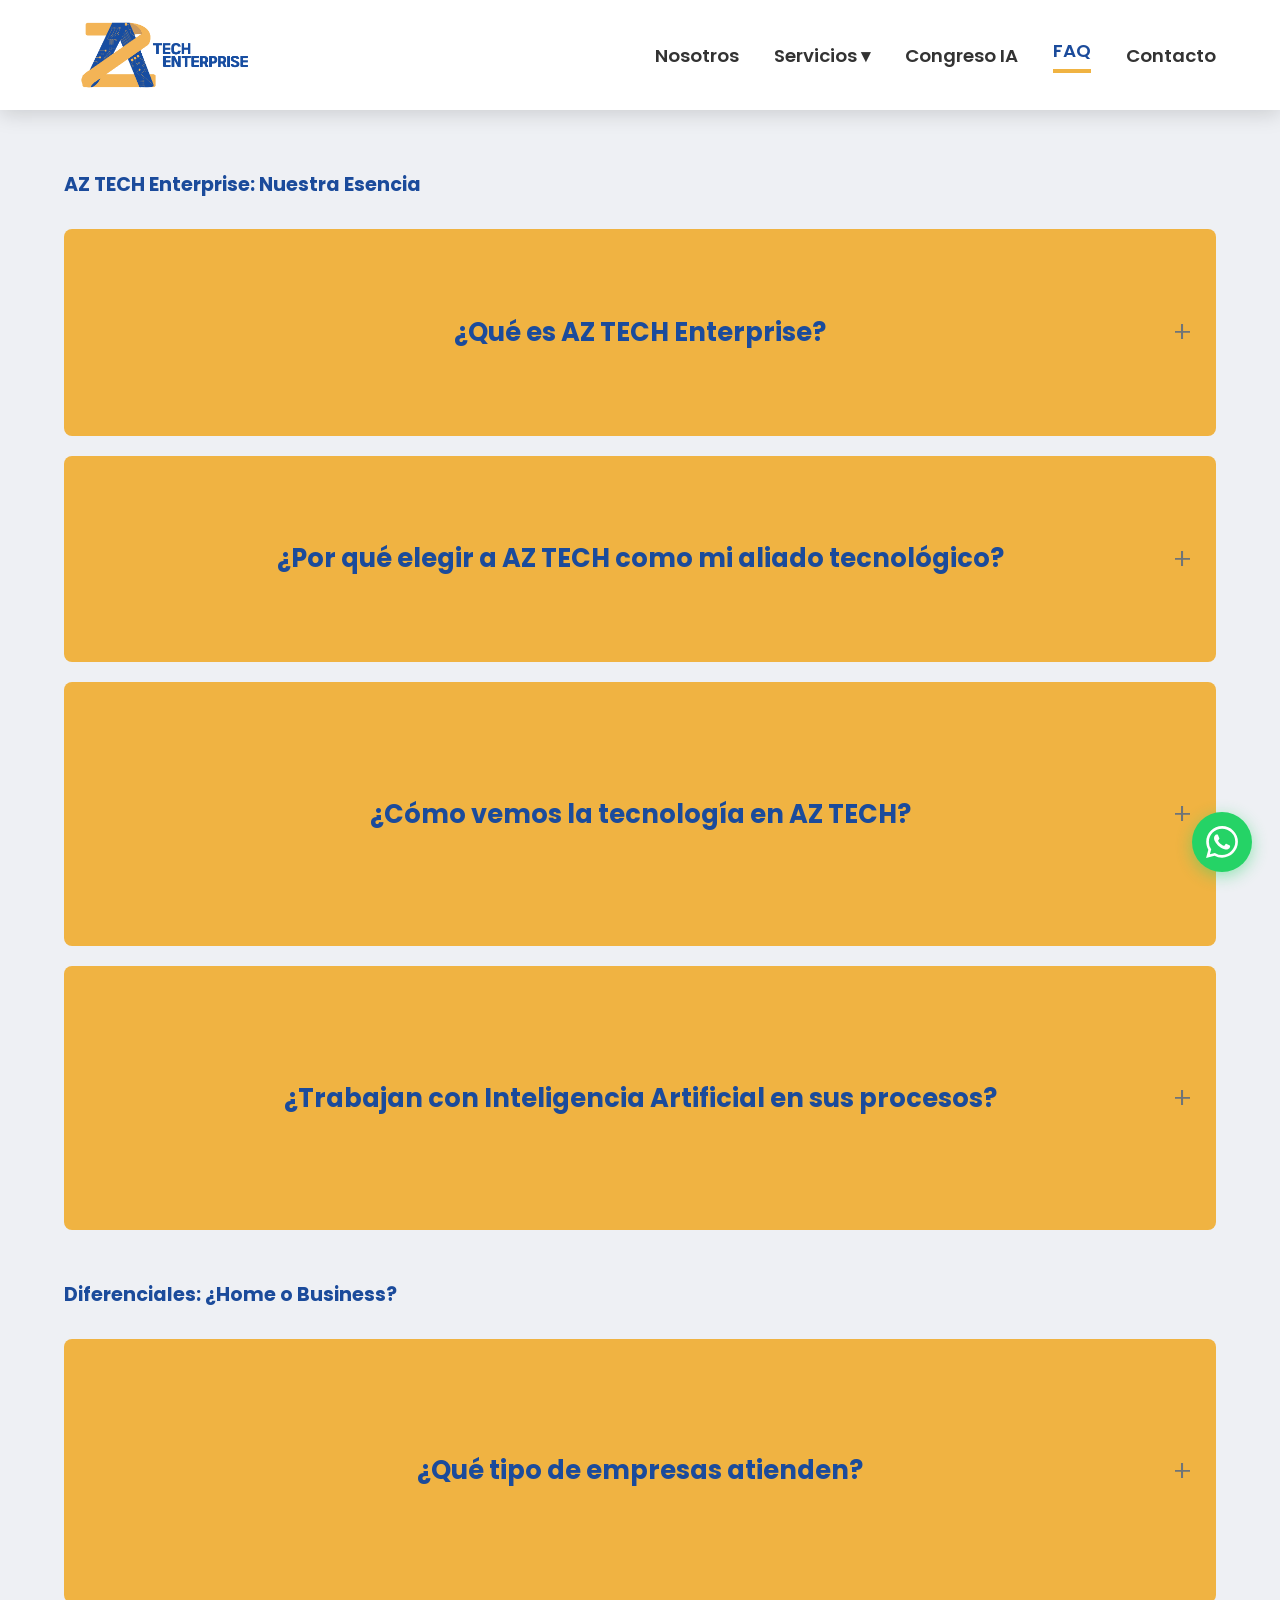
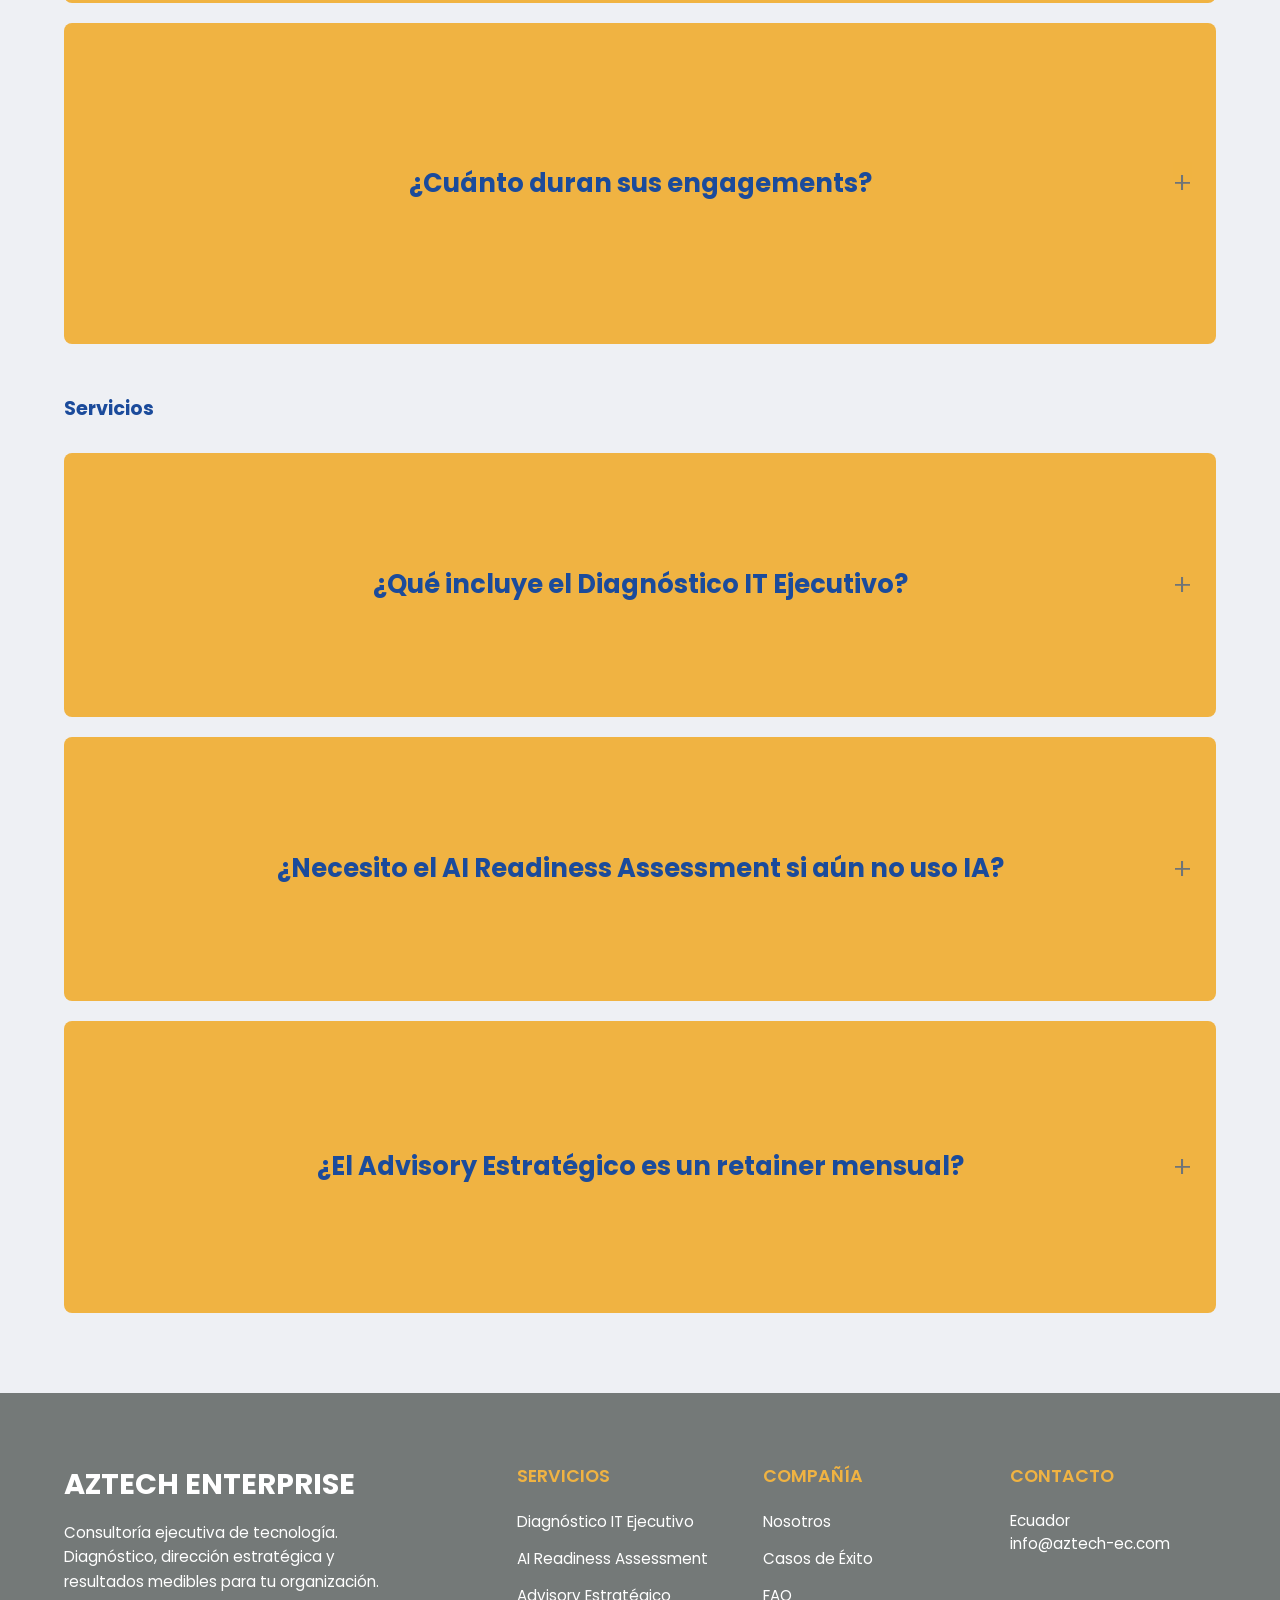
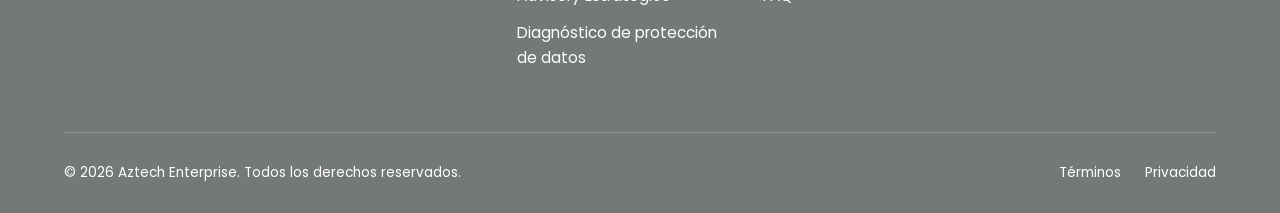
<file: faq.html>
<!DOCTYPE html>
<html lang="es">
<head>
    <meta charset="UTF-8">
    <meta name="viewport" content="width=device-width, initial-scale=1.0">
    <title>FAQ | Aztech Enterprise</title>
    <link rel="icon" type="image/jpeg" href="assets/images/solo-icono.jpg">
    <link rel="apple-touch-icon" href="assets/images/solo-icono.jpg">
    <link href="https://fonts.googleapis.com/css2?family=Poppins:wght@300;400;600;700&family=Roboto+Mono:wght@400;700&display=swap" rel="stylesheet">
    <link rel="stylesheet" href="assets/css/styles.css">
</head>
<body>

    <header>
        <a href="index.html"><img src="assets/images/logo-principal.jpg" alt="Aztech" class="nav-logo-img"></a>
        <nav class="nav-links">
            <a href="enterprise.html">Nosotros</a>
            <div class="dropdown">
                <a href="business.html">Servicios ▾</a>
                <div class="dropdown-content">
                    <a href="business.html#diagnostico">Diagnóstico IT Ejecutivo</a>
                    <a href="business.html#ai-readiness">AI Readiness Assessment</a>
                    <a href="business.html#advisory">Advisory Estratégico</a>
                    <a href="diagnostico-datos.html">Diagnóstico de protección de datos</a>
                    <a href="casos-de-exito.html">Casos de Éxito</a>
                </div>
            </div>
            <a href="congreso-ia.html">Congreso IA</a>
            <a href="faq.html" class="active">FAQ</a>
            <a href="contacto.html">Contacto</a>
        </nav>
    </header>

    <main>

        <section class="faq-seccion">
            <p class="faq-titulo">AZ TECH Enterprise: Nuestra Esencia</p>

            <div class="faq-lista">

                <div class="faq-item">
                    <div class="faq-pregunta">
                        <h3>¿Qué es AZ TECH Enterprise?</h3>
                    </div>
                    <div class="faq-respuesta">
                        <p>Somos una consultora tecnológica integral que actúa como tu socio estratégico para construir cimientos digitales sólidos, ya sea en tu empresa o en tu hogar.</p>
                    </div>
                </div>

                <div class="faq-item">
                    <div class="faq-pregunta">
                        <h3>¿Por qué elegir a AZ TECH como mi aliado tecnológico?</h3>
                    </div>
                    <div class="faq-respuesta">
                        <p>A diferencia de un servicio técnico tradicional, nosotros alineamos la tecnología con tus objetivos reales, ofreciendo una visión experta y soluciones que crecen contigo.</p>
                    </div>
                </div>

                <div class="faq-item">
                    <div class="faq-pregunta">
                        <h3>¿Cómo vemos la tecnología en AZ TECH?</h3>
                    </div>
                    <div class="faq-respuesta">
                        <p>Para nosotros, la tecnología no es un fin, sino una herramienta para que te sientas libre y seguro. Buscamos que sea un facilitador invisible que trabaje para ti, permitiéndote enfocarte en liderar tu negocio o disfrutar tiempo de calidad en casa.</p>
                    </div>
                </div>

                <div class="faq-item">
                    <div class="faq-pregunta">
                        <h3>¿Trabajan con Inteligencia Artificial en sus procesos?</h3>
                    </div>
                    <div class="faq-respuesta">
                        <p>¡Absolutamente! En AZ TECH nos apoyamos en lo mejor de la tecnología de vanguardia. Utilizamos la IA como un motor para potenciar las ideas que hemos diseñado para ti, permitiéndonos elevar el estándar de nuestras soluciones.</p>
                    </div>
                </div>

            </div>

            <p class="faq-titulo" style="margin-top: 50px;">Diferenciales: ¿Home o Business?</p>

            <div class="faq-lista">

                <div class="faq-item">
                    <div class="faq-pregunta">
                        <h3>¿Qué tipo de empresas atienden?</h3>
                    </div>
                    <div class="faq-respuesta">
                        <p>PYMEs medianas (50-500 empleados), ONGs con operación tecnológica y organismos multilaterales que necesitan diagnósticos o asesoría de nivel senior. No atendemos emprendimientos en etapa temprana sin presupuesto de consultoría.</p>
                    </div>
                </div>

                <div class="faq-item">
                    <div class="faq-pregunta">
                        <h3>¿Cuánto duran sus engagements?</h3>
                    </div>
                    <div class="faq-respuesta">
                        <p>Nuestros servicios están diseñados como engagements cortos y de alto impacto: desde 1 semana (AI Readiness) hasta 4 semanas (Diagnóstico IT o Advisory). No hacemos proyectos de meses — si el diagnóstico revela necesidades mayores, las cotizamos como una fase independiente.</p>
                    </div>
                </div>

            </div>

            <p class="faq-titulo" style="margin-top: 50px;">Servicios</p>

            <div class="faq-lista">

                <div class="faq-item">
                    <div class="faq-pregunta">
                        <h3>¿Qué incluye el Diagnóstico IT Ejecutivo?</h3>
                    </div>
                    <div class="faq-respuesta">
                        <p>Un diagnóstico integral de tu madurez tecnológica: infraestructura, procesos, equipo y costos. Incluye sesiones con gerencia, relevamiento técnico y un reporte ejecutivo (máx. 15 páginas) con hallazgos priorizados y hoja de ruta a 90 días. Duración: 2-3 semanas.</p>
                    </div>
                </div>

                <div class="faq-item">
                    <div class="faq-pregunta">
                        <h3>¿Necesito el AI Readiness Assessment si aún no uso IA?</h3>
                    </div>
                    <div class="faq-respuesta">
                        <p>Precisamente para eso existe. No implementamos IA — te decimos si estás listo, dónde tiene sentido y por dónde empezar. Evitas comprar herramientas que nadie usará. Incluye quick wins identificados y una hoja de ruta ejecutable. Duración: 1-2 semanas.</p>
                    </div>
                </div>

                <div class="faq-item">
                    <div class="faq-pregunta">
                        <h3>¿El Advisory Estratégico es un retainer mensual?</h3>
                    </div>
                    <div class="faq-respuesta">
                        <p>No. Es un bloque de 3-5 sesiones estructuradas para resolver una pregunta estratégica concreta: ¿migro a la nube? ¿qué ERP necesito? ¿estoy pagando de más? Incluye análisis entre sesiones y un documento de recomendación con opciones evaluadas.</p>
                    </div>
                </div>

            </div>


        </section>

    </main>

    <footer>
        <div class="footer-container">
            <div class="footer-brand">
                <h3>AZTECH ENTERPRISE</h3>
                <p>Consultoría ejecutiva de tecnología. Diagnóstico, dirección estratégica y resultados medibles para tu organización.</p>
            </div>
            <div class="footer-col">
                <h4>Servicios</h4>
                <ul>
                    <li><a href="business.html#diagnostico">Diagnóstico IT Ejecutivo</a></li>
                    <li><a href="business.html#ai-readiness">AI Readiness Assessment</a></li>
                    <li><a href="business.html#advisory">Advisory Estratégico</a></li>
                    <li><a href="diagnostico-datos.html">Diagnóstico de protección de datos</a></li>
                </ul>
            </div>
            <div class="footer-col">
                <h4>Compañía</h4>
                <ul>
                    <li><a href="enterprise.html">Nosotros</a></li>
                    <li><a href="casos-de-exito.html">Casos de Éxito</a></li>
                    <li><a href="faq.html">FAQ</a></li>
                </ul>
            </div>
            <div class="footer-col">
                <h4>Contacto</h4>
                <p>Ecuador</p>
                <p><a href="mailto:info@aztech-ec.com">info@aztech-ec.com</a></p>
            </div>
        </div>
        <div class="footer-bottom">
            <div>© 2026 Aztech Enterprise. Todos los derechos reservados.</div>
            <div class="footer-links">
                <a href="#">Términos</a>
                <a href="politicas-de-privacidad.html">Privacidad</a>
            </div>
        </div>
    </footer>

    <script>
        document.querySelectorAll('.faq-item').forEach(function(item) {
            item.querySelector('.faq-pregunta').addEventListener('click', function() {
                var yaAbierto = item.classList.contains('activo');
                document.querySelectorAll('.faq-item').forEach(function(i) { i.classList.remove('activo'); });
                if (!yaAbierto) item.classList.add('activo');
            });
        });
    </script>

    <a href="https://wa.link/y37yti" class="whatsapp-flotante" target="_blank" rel="noopener" aria-label="Contáctanos por WhatsApp">
        <svg viewBox="0 0 24 24" fill="currentColor"><path d="M17.472 14.382c-.297-.149-1.758-.867-2.03-.967-.273-.099-.471-.148-.67.15-.197.297-.767.966-.94 1.164-.173.199-.347.223-.644.075-.297-.15-1.255-.463-2.39-1.475-.883-.788-1.48-1.761-1.653-2.059-.173-.297-.018-.458.13-.606.134-.133.298-.347.446-.52.149-.174.198-.298.298-.497.099-.198.05-.371-.025-.52-.075-.149-.669-1.612-.916-2.207-.242-.579-.487-.5-.669-.51-.173-.008-.371-.01-.57-.01-.198 0-.52.074-.792.372-.272.297-1.04 1.016-1.04 2.479 0 1.462 1.065 2.875 1.213 3.074.149.198 2.096 3.2 5.077 4.487.709.306 1.262.489 1.694.625.712.227 1.36.195 1.871.118.571-.085 1.758-.719 2.006-1.413.248-.694.248-1.289.173-1.413-.074-.124-.272-.198-.57-.347m-5.421 7.403h-.004a9.87 9.87 0 01-5.031-1.378l-.361-.214-3.741.982.998-3.648-.235-.374a9.86 9.86 0 01-1.51-5.26c.001-5.45 4.436-9.884 9.888-9.884 2.64 0 5.122 1.03 6.988 2.898a9.825 9.825 0 012.893 6.994c-.003 5.45-4.437 9.884-9.885 9.884m8.413-18.297A11.815 11.815 0 0012.05 0C5.495 0 .16 5.335.157 11.892c0 2.096.547 4.142 1.588 5.945L.057 24l6.305-1.654a11.882 11.882 0 005.683 1.448h.005c6.554 0 11.89-5.335 11.893-11.893a11.821 11.821 0 00-3.48-8.413z"/></svg>
    </a>

</body>
</html>
</file>
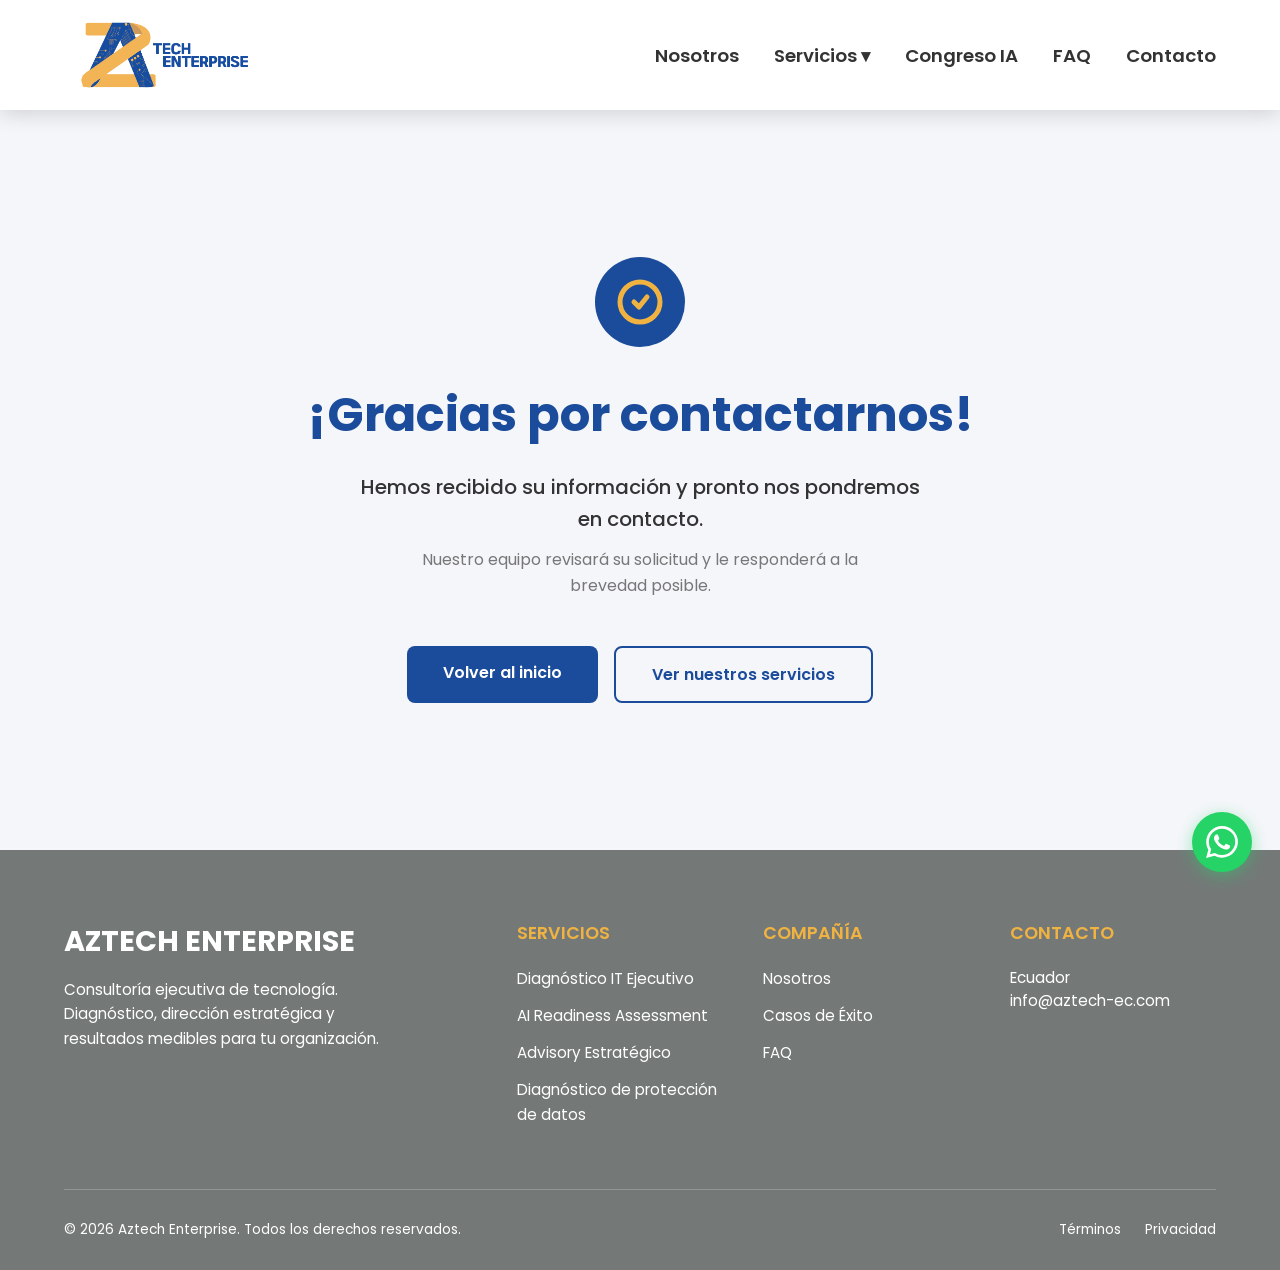
<file: gracias.html>
<!DOCTYPE html>
<html lang="es">
<head>
    <meta charset="UTF-8">
    <meta name="viewport" content="width=device-width, initial-scale=1.0">
    <title>¡Gracias! | Aztech Enterprise</title>
    <link rel="icon" type="image/jpeg" href="assets/images/solo-icono.jpg">
    <link rel="apple-touch-icon" href="assets/images/solo-icono.jpg">
    <link href="https://fonts.googleapis.com/css2?family=Poppins:wght@300;400;600;700&family=Roboto+Mono:wght@400;700&display=swap" rel="stylesheet">
    <link rel="stylesheet" href="assets/css/styles.css">
</head>
<body>

    <header>
        <a href="index.html"><img src="assets/images/logo-principal.jpg" alt="Aztech" class="nav-logo-img"></a>
        <nav class="nav-links">
            <a href="enterprise.html">Nosotros</a>
            <div class="dropdown">
                <a href="business.html">Servicios ▾</a>
                <div class="dropdown-content">
                    <a href="business.html#diagnostico">Diagnóstico IT Ejecutivo</a>
                    <a href="business.html#ai-readiness">AI Readiness Assessment</a>
                    <a href="business.html#advisory">Advisory Estratégico</a>
                    <a href="diagnostico-datos.html">Diagnóstico de protección de datos</a>
                    <a href="casos-de-exito.html">Casos de Éxito</a>
                </div>
            </div>
            <a href="congreso-ia.html">Congreso IA</a>
            <a href="faq.html">FAQ</a>
            <a href="contacto.html">Contacto</a>
        </nav>
    </header>

    <main>
        <section class="gracias-seccion">
            <div class="gracias-icono">
                <svg viewBox="0 0 24 24" fill="none" stroke="currentColor" stroke-width="2" stroke-linecap="round" stroke-linejoin="round">
                    <circle cx="12" cy="12" r="10"/>
                    <polyline points="9 12 11.5 14.5 15.5 9.5"/>
                </svg>
            </div>
            <h1>¡Gracias por contactarnos!</h1>
            <p class="gracias-mensaje">Hemos recibido su información y pronto nos pondremos en contacto.</p>
            <p class="gracias-submensaje">Nuestro equipo revisará su solicitud y le responderá a la brevedad posible.</p>
            <div class="gracias-botones">
                <a href="index.html" class="gracias-btn-primary">Volver al inicio</a>
                <a href="business.html" class="gracias-btn-secondary">Ver nuestros servicios</a>
            </div>
        </section>
    </main>

    <footer>
        <div class="footer-container">
            <div class="footer-brand">
                <h3>AZTECH ENTERPRISE</h3>
                <p>Consultoría ejecutiva de tecnología. Diagnóstico, dirección estratégica y resultados medibles para tu organización.</p>
            </div>
            <div class="footer-col">
                <h4>Servicios</h4>
                <ul>
                    <li><a href="business.html#diagnostico">Diagnóstico IT Ejecutivo</a></li>
                    <li><a href="business.html#ai-readiness">AI Readiness Assessment</a></li>
                    <li><a href="business.html#advisory">Advisory Estratégico</a></li>
                    <li><a href="diagnostico-datos.html">Diagnóstico de protección de datos</a></li>
                </ul>
            </div>
            <div class="footer-col">
                <h4>Compañía</h4>
                <ul>
                    <li><a href="enterprise.html">Nosotros</a></li>
                    <li><a href="#">Casos de Éxito</a></li>
                    <li><a href="faq.html">FAQ</a></li>
                </ul>
            </div>
            <div class="footer-col">
                <h4>Contacto</h4>
                <p>Ecuador</p>
                <p><a href="mailto:info@aztech-ec.com">info@aztech-ec.com</a></p>
            </div>
        </div>
        <div class="footer-bottom">
            <div>© 2026 Aztech Enterprise. Todos los derechos reservados.</div>
            <div class="footer-links">
                <a href="#">Términos</a>
                <a href="politicas-de-privacidad.html">Privacidad</a>
            </div>
        </div>
    </footer>


    <a href="https://wa.link/y37yti" class="whatsapp-flotante" target="_blank" rel="noopener" aria-label="Contáctanos por WhatsApp">
        <svg viewBox="0 0 24 24" fill="currentColor"><path d="M17.472 14.382c-.297-.149-1.758-.867-2.03-.967-.273-.099-.471-.148-.67.15-.197.297-.767.966-.94 1.164-.173.199-.347.223-.644.075-.297-.15-1.255-.463-2.39-1.475-.883-.788-1.48-1.761-1.653-2.059-.173-.297-.018-.458.13-.606.134-.133.298-.347.446-.52.149-.174.198-.298.298-.497.099-.198.05-.371-.025-.52-.075-.149-.669-1.612-.916-2.207-.242-.579-.487-.5-.669-.51-.173-.008-.371-.01-.57-.01-.198 0-.52.074-.792.372-.272.297-1.04 1.016-1.04 2.479 0 1.462 1.065 2.875 1.213 3.074.149.198 2.096 3.2 5.077 4.487.709.306 1.262.489 1.694.625.712.227 1.36.195 1.871.118.571-.085 1.758-.719 2.006-1.413.248-.694.248-1.289.173-1.413-.074-.124-.272-.198-.57-.347m-5.421 7.403h-.004a9.87 9.87 0 01-5.031-1.378l-.361-.214-3.741.982.998-3.648-.235-.374a9.86 9.86 0 01-1.51-5.26c.001-5.45 4.436-9.884 9.888-9.884 2.64 0 5.122 1.03 6.988 2.898a9.825 9.825 0 012.893 6.994c-.003 5.45-4.437 9.884-9.885 9.884m8.413-18.297A11.815 11.815 0 0012.05 0C5.495 0 .16 5.335.157 11.892c0 2.096.547 4.142 1.588 5.945L.057 24l6.305-1.654a11.882 11.882 0 005.683 1.448h.005c6.554 0 11.89-5.335 11.893-11.893a11.821 11.821 0 00-3.48-8.413z"/></svg>
    </a>

</body>
</html>
</file>
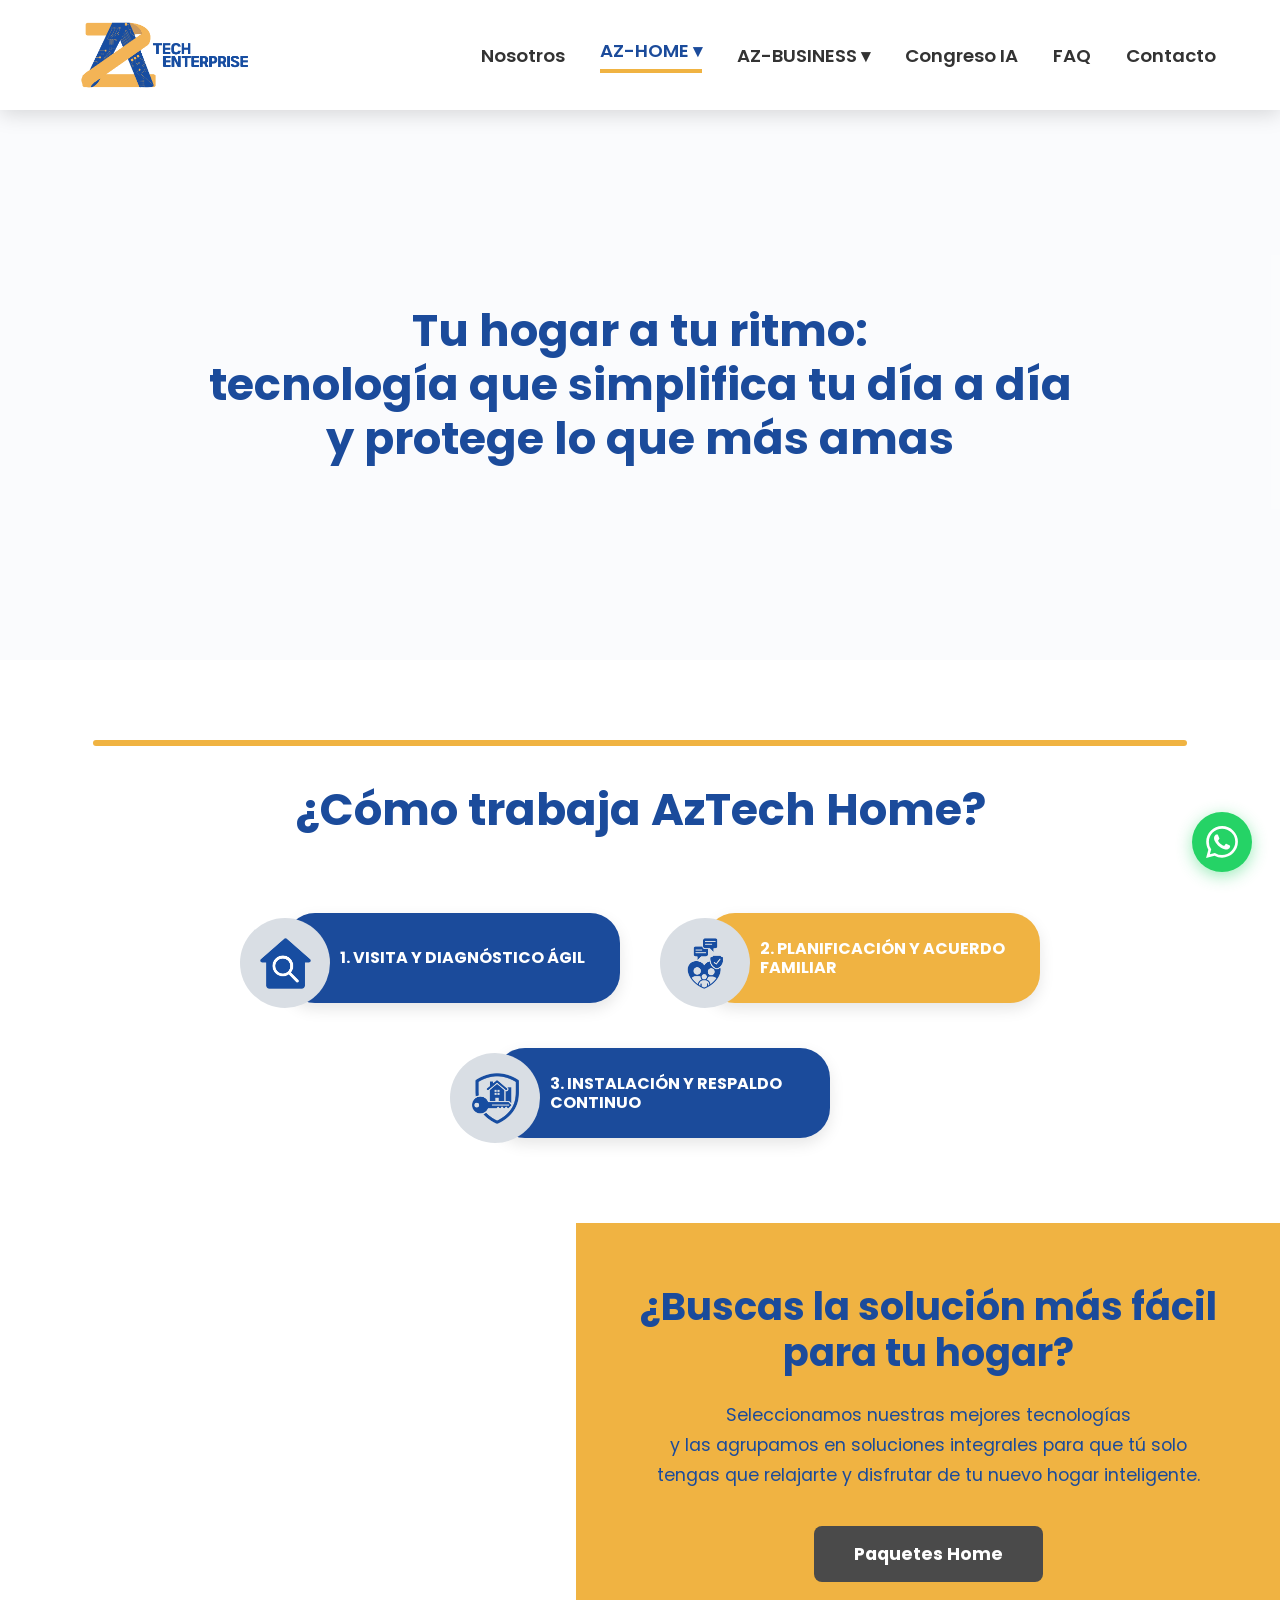
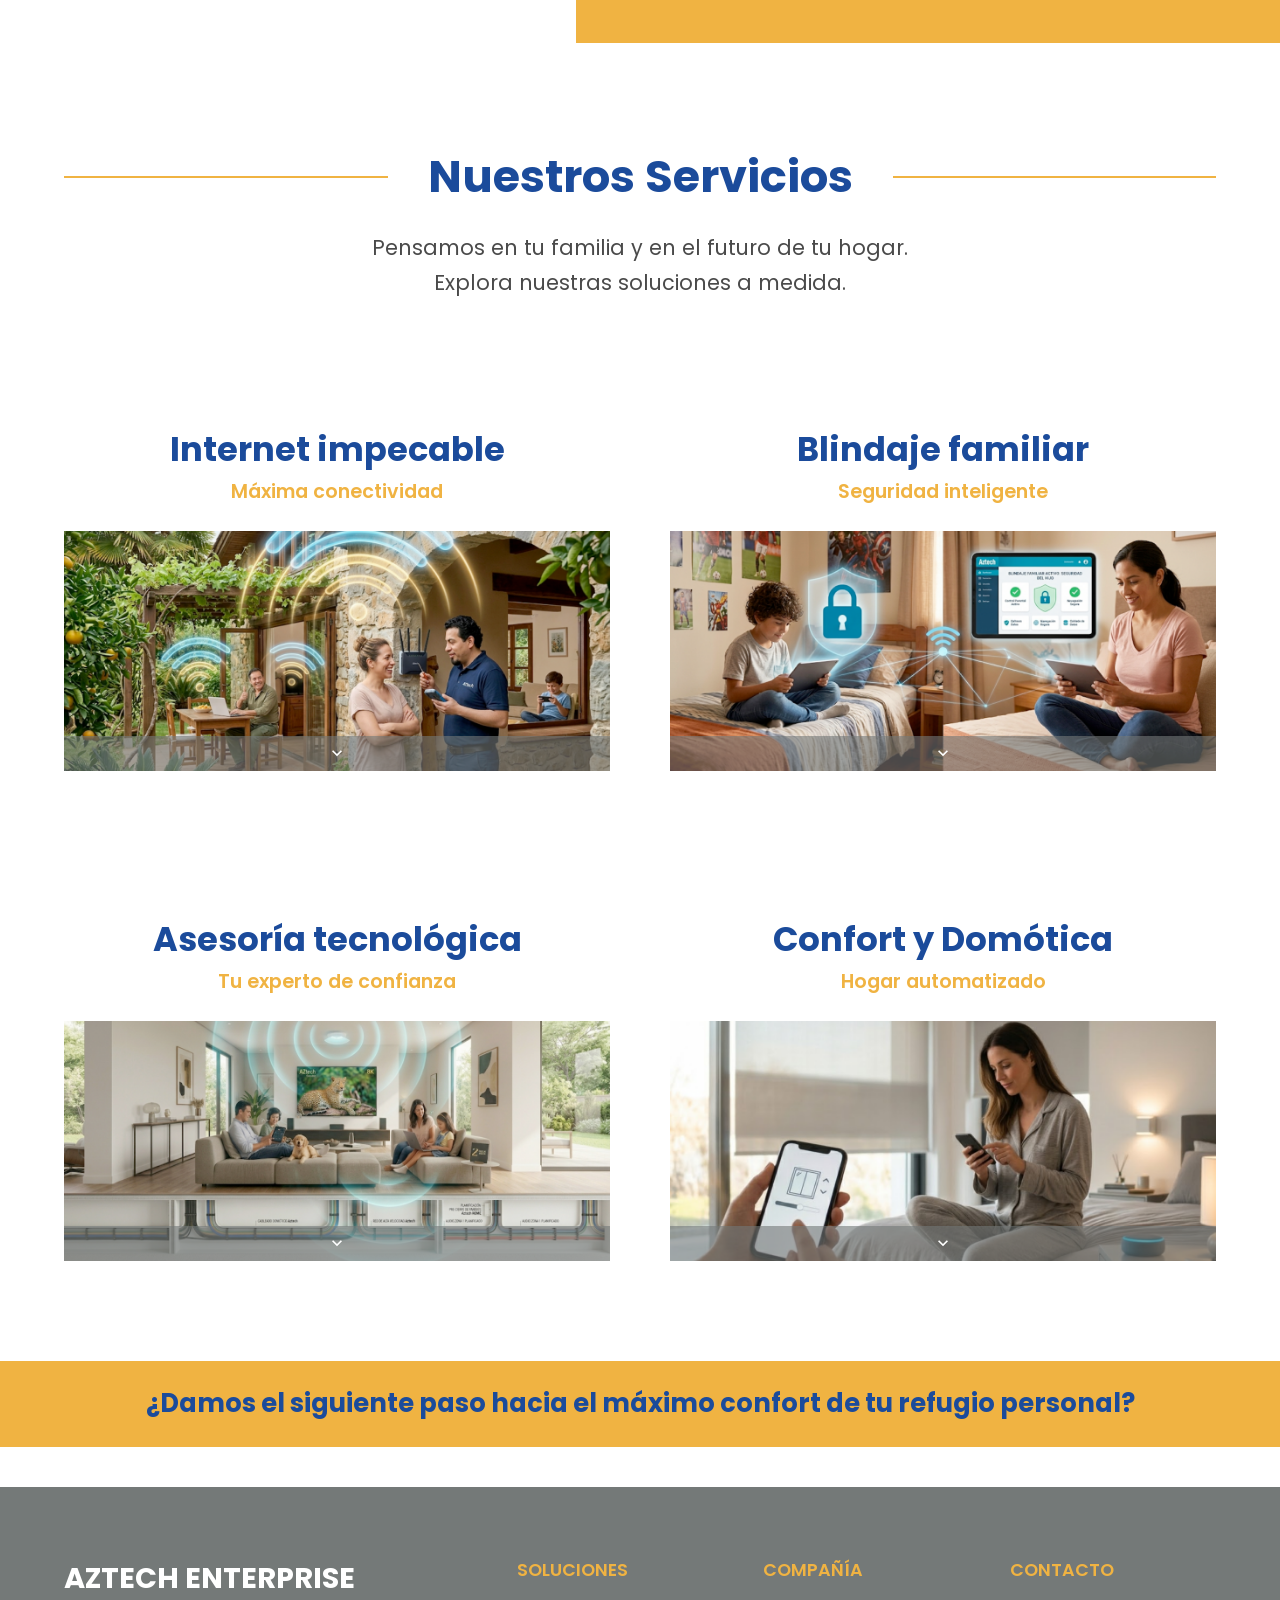
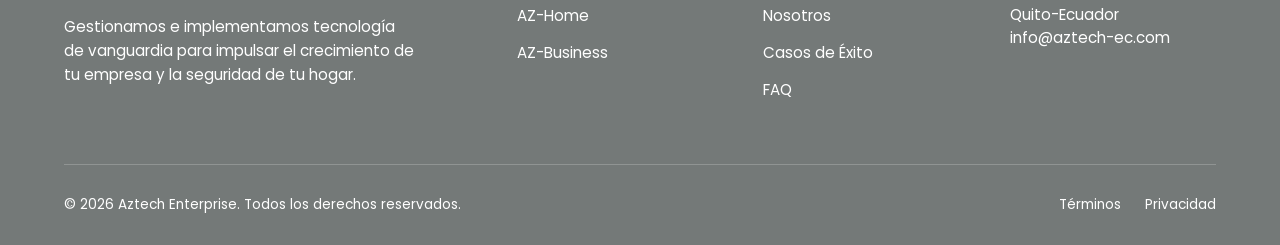
<file: home.html>
<!DOCTYPE html>
<html lang="es">
<head>
    <meta charset="UTF-8">
    <meta name="viewport" content="width=device-width, initial-scale=1.0">
    <title>AZ-HOME | Aztech Enterprise</title>
    <link rel="icon" type="image/jpeg" href="assets/images/solo-icono.jpg">
    <link rel="apple-touch-icon" href="assets/images/solo-icono.jpg">
    <link href="https://fonts.googleapis.com/css2?family=Poppins:wght@300;400;600;700&family=Roboto+Mono:wght@400;700&display=swap" rel="stylesheet">
    <link rel="stylesheet" href="assets/css/styles.css">
</head>
<body>

    <header>
        <a href="index.html"><img src="assets/images/logo-principal.jpg" alt="Aztech" class="nav-logo-img"></a>
        <nav class="nav-links">
            <a href="enterprise.html">Nosotros</a>
            <div class="dropdown">
                <a href="home.html" class="active">AZ-HOME ▾</a>
                <div class="dropdown-content">
                    <a href="home.html#internet">Internet Impecable</a>
                    <a href="home.html#blindaje">Blindaje Familiar</a>
                    <a href="home.html#asesoria">Asesoría Tecnológica</a>
                    <a href="home.html#confort">Confort y Domótica</a>
                </div>
            </div>
            <div class="dropdown">
                <a href="business.html">AZ-BUSINESS ▾</a>
                <div class="dropdown-content">
                    <a href="business.html#tech-partner">Tech Partner</a>
                    <a href="business.html#fractional-cto">Fractional CTO</a>
                    <a href="business.html#gestion-agil">Gestión y Transformación Ágil</a>
                    <a href="business.html#infraestructura">Infraestructura Híbrida y FinOps</a>
                    <a href="business.html#equipo-it">Estructuración del equipo IT</a>
                    <a href="business.html#ai-readiness">AI Readiness Assessment</a>
                    <a href="casos-de-exito.html">Casos de Éxito</a>
                </div>
            </div>
            <a href="congreso-ia.html">Congreso IA</a>
            <a href="faq.html">FAQ</a>
            <a href="contacto.html">Contacto</a>
        </nav>
    </header>

    <main>
        <section class="hero-home">
            <video autoplay loop muted playsinline class="video-background"><source src="assets/videos/az2home.mp4" type="video/mp4"></video>
            <div class="video-overlay-blanco"></div>
            <div class="hero-content">
                <h1 class="hero-title">
                    <span>Tu hogar a tu ritmo:</span>
                    <span>tecnología que simplifica tu día a día</span>
                    <span>y protege lo que más amas</span>
                </h1>
            </div>
        </section>

        <section class="como-trabajamos-home">
            <div class="linea-amarilla-home"></div>
            <h2 class="titulo-home">¿Cómo trabaja AzTech Home?</h2>
            <div class="pasos-container-home">
                <div class="paso-item-home">
                    <div class="paso-icono-home"><img src="assets/images/lupacasa.png" alt="1"></div>
                    <div class="paso-texto-home bg-azul">
                        <span class="paso-titulo-home">1. Visita y diagnóstico ágil</span>
                        <p class="paso-desc-home"><strong>Visitamos tu casa para entender tu ritmo de vida.</strong> Diseñamos una propuesta inicial para hacer tu día a día más simple.</p>
                    </div>
                </div>
                <div class="paso-item-home">
                    <div class="paso-icono-home"><img src="assets/images/acuerdofamiliar.png" alt="2"></div>
                    <div class="paso-texto-home bg-amarillo">
                        <span class="paso-titulo-home">2. Planificación y acuerdo familiar</span>
                        <p class="paso-desc-home">Co-creamos el plan final, <strong>pactamos tiempos de instalación respetando tu privacidad</strong> y definimos alcances claros. Para que te sientas seguro con cada cambio.</p>
                    </div>
                </div>
                <div class="paso-item-home">
                    <div class="paso-icono-home"><img src="assets/images/instalacion.png" alt="3"></div>
                    <div class="paso-texto-home bg-azul">
                        <span class="paso-titulo-home">3. Instalación y respaldo continuo</span>
                        <p class="paso-desc-home">Pasamos a la acción, <strong>cuidando la estética de tu hogar y minimizando interrupciones.</strong> Te brindamos soporte real.</p>
                    </div>
                </div>
            </div>
        </section>

        <section class="banner-paquetes">
            <div class="banner-paquetes-video">
                <video autoplay loop muted playsinline>
                    <source src="assets/videos/paquetesvideohome.mp4" type="video/mp4">
                </video>
            </div>
            <div class="banner-paquetes-content">
                <h2>¿Buscas la solución más fácil para tu hogar?</h2>
                <p>Seleccionamos nuestras mejores tecnologías<br>y las agrupamos en soluciones integrales para que tú solo<br>tengas que relajarte y disfrutar de tu nuevo hogar inteligente.</p>
                <a href="paquetes-home.html" class="btn-paquetes">Paquetes Home</a>
            </div>
        </section>

        <section class="servicios-home">
            <div class="detalle-header"><div class="linea-amarilla-completa"></div><h2 class="titulo-detalle">Nuestros Servicios</h2><div class="linea-amarilla-completa"></div></div>
            <p class="servicios-subtitulo">Pensamos en tu familia y en el futuro de tu hogar.<br>Explora nuestras soluciones a medida.</p>
            <div class="detalle-grid">
                <div class="detalle-card" id="internet">
                    <div class="detalle-texto-top"><h3 class="card-title">Internet impecable</h3><p class="card-subtitle">Máxima conectividad</p></div>
                    <div class="detalle-img-wrap"><img src="assets/images/internetimpecable.png" alt="Internet Impecable" class="detalle-img"><div class="img-hint-bar"><svg viewBox="0 0 24 24"><path d="M7.41 8.59L12 13.17l4.59-4.58L18 10l-6 6-6-6z"/></svg></div></div>
                    <div class="detalle-caja-gris">
                        <p>Nos encargamos de que tengas una señal fuerte y estable en cada rincón de tu casa. Eliminamos las "zonas muertas" para que tus videollamadas, clases virtuales y películas nunca se detengan.</p>
                        <a href="https://wa.link/7agneq" class="mas-info-btn" target="_blank" rel="noopener">Más información <svg viewBox="0 0 24 24"><path d="M5 12h14M12 5l7 7-7 7"/></svg></a>
                    </div>
                </div>
                <div class="detalle-card" id="blindaje">
                    <div class="detalle-texto-top"><h3 class="card-title">Blindaje familiar</h3><p class="card-subtitle">Seguridad inteligente</p></div>
                    <div class="detalle-img-wrap"><img src="assets/images/blindajefamiliar.png" alt="Blindaje Familiar" class="detalle-img"><div class="img-hint-bar"><svg viewBox="0 0 24 24"><path d="M7.41 8.59L12 13.17l4.59-4.58L18 10l-6 6-6-6z"/></svg></div></div>
                    <div class="detalle-caja-gris">
                        <p>Protegemos tu entorno digital con protocolos de seguridad corporativa. Blindamos tu red contra intrusiones, cuidamos tus datos y garantizamos un acceso y navegación segura para tus hijos.</p>
                        <a href="https://wa.link/pofhlz" class="mas-info-btn" target="_blank" rel="noopener">Más información <svg viewBox="0 0 24 24"><path d="M5 12h14M12 5l7 7-7 7"/></svg></a>
                    </div>
                </div>
                <div class="detalle-card" id="asesoria">
                    <div class="detalle-texto-top"><h3 class="card-title">Asesoría tecnológica</h3><p class="card-subtitle">Tu experto de confianza</p></div>
                    <div class="detalle-img-wrap"><img src="assets/images/asesoriatec.png" alt="Asesoría Tecnológica" class="detalle-img"><div class="img-hint-bar"><svg viewBox="0 0 24 24"><path d="M7.41 8.59L12 13.17l4.59-4.58L18 10l-6 6-6-6z"/></svg></div></div>
                    <div class="detalle-caja-gris">
                        <p>Antes de comprar una computadora, un televisor o un sistema de sonido, nosotros te asesoramos para que elijas lo mejor según tu presupuesto. Si estás construyendo o remodelando, planificamos toda la tecnología antes de que cierren las paredes.</p>
                        <a href="https://wa.link/56z5g7" class="mas-info-btn" target="_blank" rel="noopener">Más información <svg viewBox="0 0 24 24"><path d="M5 12h14M12 5l7 7-7 7"/></svg></a>
                    </div>
                </div>
                <div class="detalle-card" id="confort">
                    <div class="detalle-texto-top"><h3 class="card-title">Confort y Domótica</h3><p class="card-subtitle">Hogar automatizado</p></div>
                    <div class="detalle-img-wrap"><img src="assets/images/domotica.png" alt="Confort y Domótica" class="detalle-img"><div class="img-hint-bar"><svg viewBox="0 0 24 24"><path d="M7.41 8.59L12 13.17l4.59-4.58L18 10l-6 6-6-6z"/></svg></div></div>
                    <div class="detalle-caja-gris">
                        <p>Gana comodidad y ahorra energía. Convertimos tu casa tradicional en un espacio moderno donde controlas el ambiente, la iluminación y la privacidad desde tu celular o con un simple comando de voz.</p>
                        <a href="https://wa.link/se1c96" class="mas-info-btn" target="_blank" rel="noopener">Más información <svg viewBox="0 0 24 24"><path d="M5 12h14M12 5l7 7-7 7"/></svg></a>
                    </div>
                </div>
            </div>
        </section>

        <section class="banner-final-home">
            <h3>¿Damos el siguiente paso hacia el máximo confort de tu refugio personal?</h3>
        </section>
    </main>

    <footer>
        <div class="footer-container">
            <div class="footer-brand">
                <h3>AZTECH ENTERPRISE</h3>
                <p>Gestionamos e implementamos tecnología de vanguardia para impulsar el crecimiento de tu empresa y la seguridad de tu hogar.</p>
            </div>
            <div class="footer-col">
                <h4>Soluciones</h4>
                <ul>
                    <li><a href="home.html">AZ-Home</a></li>
                    <li><a href="business.html">AZ-Business</a></li>
                </ul>
            </div>
            <div class="footer-col">
                <h4>Compañía</h4>
                <ul>
                    <li><a href="enterprise.html">Nosotros</a></li>
                    <li><a href="casos-de-exito.html">Casos de Éxito</a></li>
                    <li><a href="faq.html">FAQ</a></li>
                </ul>
            </div>
            <div class="footer-col">
                <h4>Contacto</h4>
                <p>Quito-Ecuador</p>
                <p><a href="mailto:info@aztech-ec.com">info@aztech-ec.com</a></p>
            </div>
        </div>
        <div class="footer-bottom">
            <div>© 2026 Aztech Enterprise. Todos los derechos reservados.</div>
            <div class="footer-links">
                <a href="#">Términos</a>
                <a href="politicas-de-privacidad.html">Privacidad</a>
            </div>
        </div>
    </footer>


    <a href="https://wa.link/y37yti" class="whatsapp-flotante" target="_blank" rel="noopener" aria-label="Contáctanos por WhatsApp">
        <svg viewBox="0 0 24 24" fill="currentColor"><path d="M17.472 14.382c-.297-.149-1.758-.867-2.03-.967-.273-.099-.471-.148-.67.15-.197.297-.767.966-.94 1.164-.173.199-.347.223-.644.075-.297-.15-1.255-.463-2.39-1.475-.883-.788-1.48-1.761-1.653-2.059-.173-.297-.018-.458.13-.606.134-.133.298-.347.446-.52.149-.174.198-.298.298-.497.099-.198.05-.371-.025-.52-.075-.149-.669-1.612-.916-2.207-.242-.579-.487-.5-.669-.51-.173-.008-.371-.01-.57-.01-.198 0-.52.074-.792.372-.272.297-1.04 1.016-1.04 2.479 0 1.462 1.065 2.875 1.213 3.074.149.198 2.096 3.2 5.077 4.487.709.306 1.262.489 1.694.625.712.227 1.36.195 1.871.118.571-.085 1.758-.719 2.006-1.413.248-.694.248-1.289.173-1.413-.074-.124-.272-.198-.57-.347m-5.421 7.403h-.004a9.87 9.87 0 01-5.031-1.378l-.361-.214-3.741.982.998-3.648-.235-.374a9.86 9.86 0 01-1.51-5.26c.001-5.45 4.436-9.884 9.888-9.884 2.64 0 5.122 1.03 6.988 2.898a9.825 9.825 0 012.893 6.994c-.003 5.45-4.437 9.884-9.885 9.884m8.413-18.297A11.815 11.815 0 0012.05 0C5.495 0 .16 5.335.157 11.892c0 2.096.547 4.142 1.588 5.945L.057 24l6.305-1.654a11.882 11.882 0 005.683 1.448h.005c6.554 0 11.89-5.335 11.893-11.893a11.821 11.821 0 00-3.48-8.413z"/></svg>
    </a>

</body>
</html>
</file>
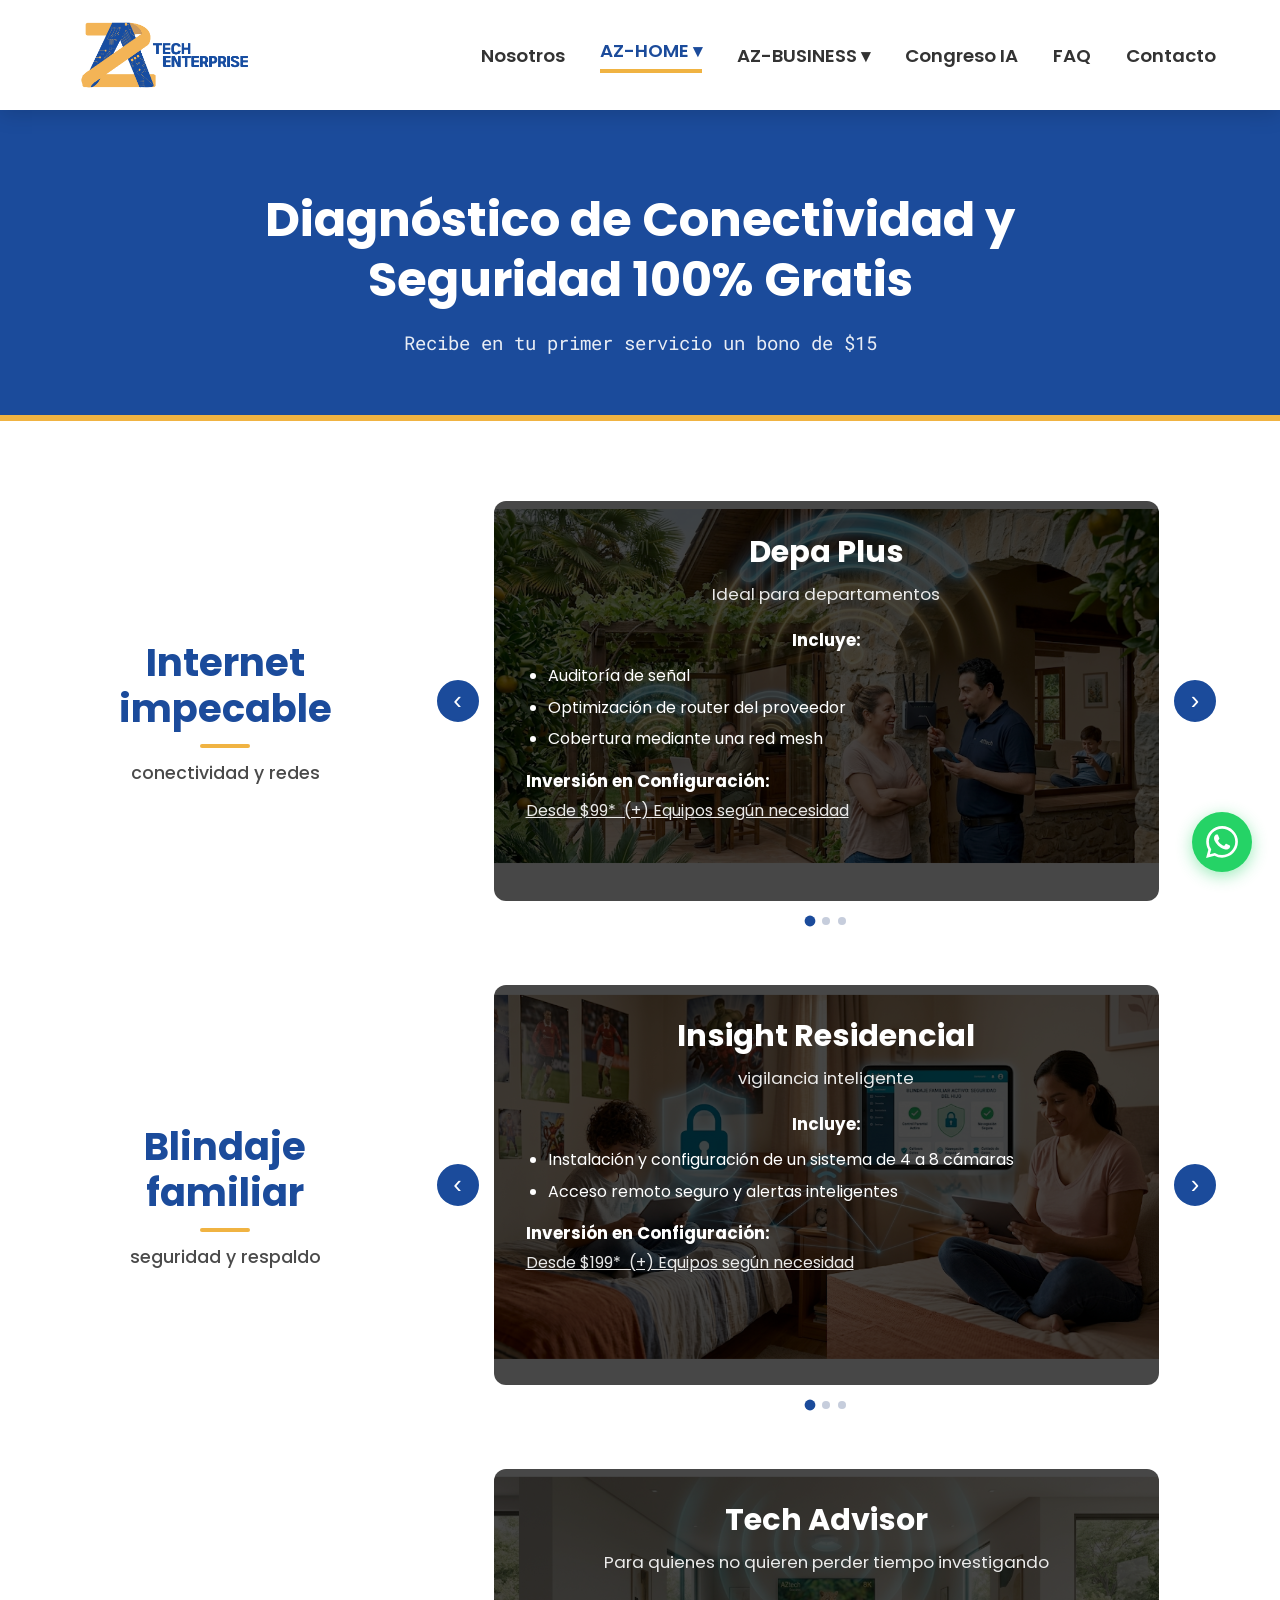
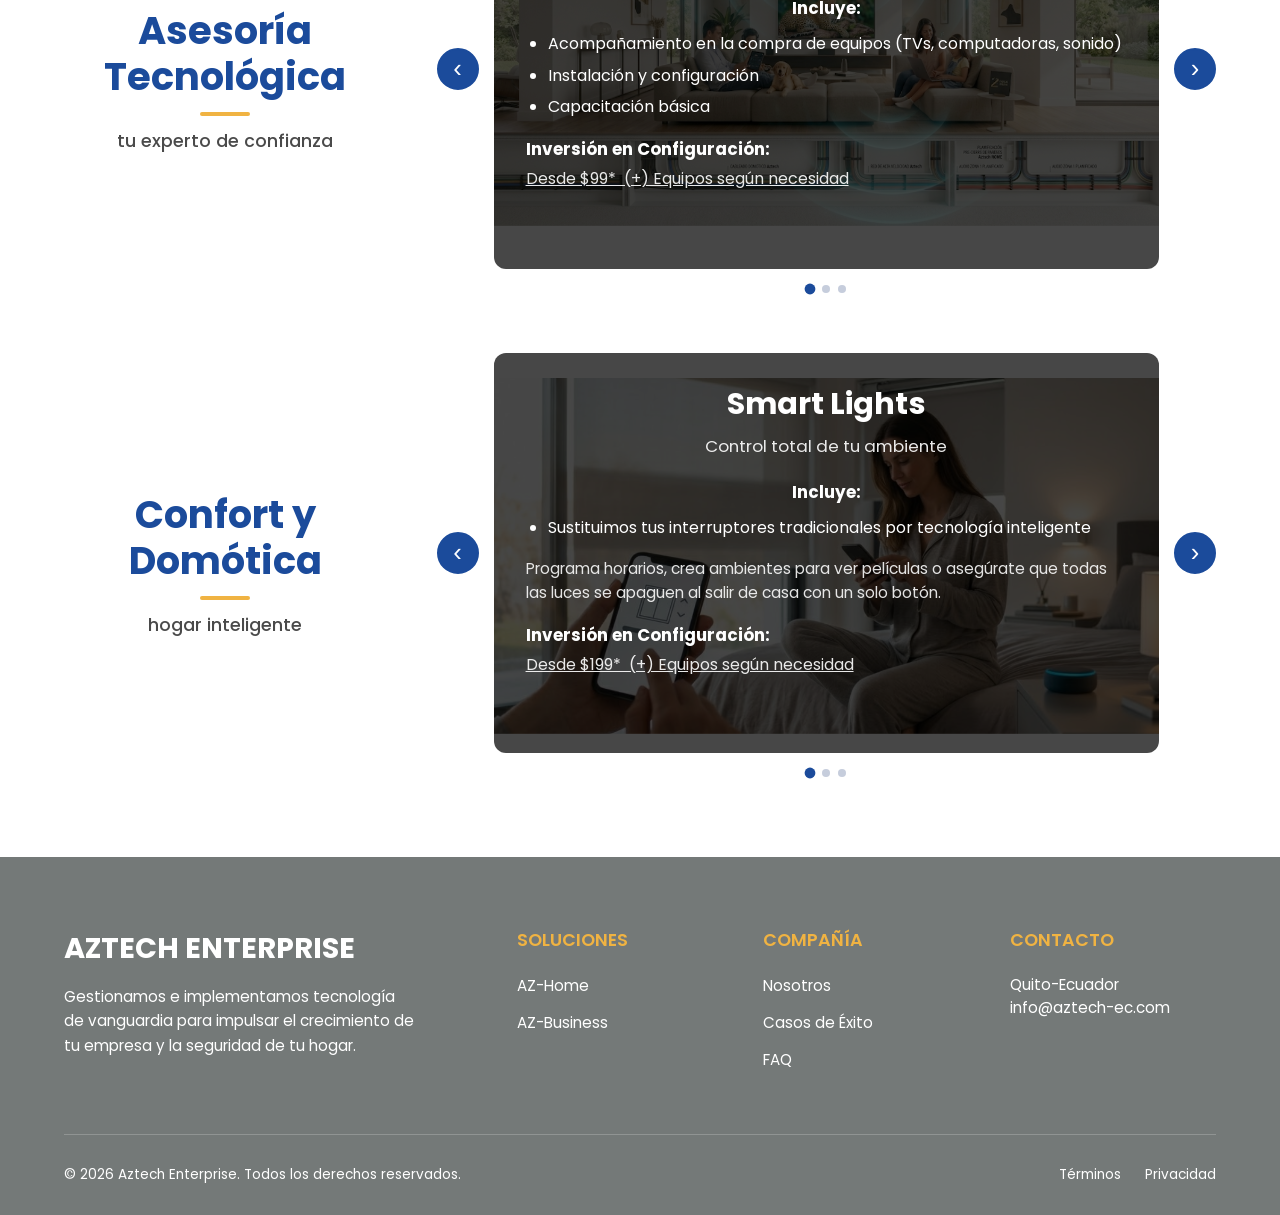
<file: paquetes-home.html>
<!DOCTYPE html>
<html lang="es">
<head>
    <meta charset="UTF-8">
    <meta name="viewport" content="width=device-width, initial-scale=1.0">
    <title>Paquetes Home | Aztech Enterprise</title>
    <link rel="icon" type="image/jpeg" href="assets/images/solo-icono.jpg">
    <link rel="apple-touch-icon" href="assets/images/solo-icono.jpg">
    <link href="https://fonts.googleapis.com/css2?family=Poppins:wght@300;400;600;700&family=Roboto+Mono:wght@400;700&display=swap" rel="stylesheet">
    <link rel="stylesheet" href="assets/css/styles.css">
</head>
<body>

    <header>
        <a href="index.html"><img src="assets/images/logo-principal.jpg" alt="Aztech" class="nav-logo-img"></a>
        <nav class="nav-links">
            <a href="enterprise.html">Nosotros</a>
            <div class="dropdown">
                <a href="home.html" class="active">AZ-HOME ▾</a>
                <div class="dropdown-content">
                    <a href="home.html#internet">Internet Impecable</a>
                    <a href="home.html#blindaje">Blindaje Familiar</a>
                    <a href="home.html#asesoria">Asesoría Tecnológica</a>
                    <a href="home.html#confort">Confort y Domótica</a>
                </div>
            </div>
            <div class="dropdown">
                <a href="business.html">AZ-BUSINESS ▾</a>
                <div class="dropdown-content">
                    <a href="business.html#tech-partner">Tech Partner</a>
                    <a href="business.html#fractional-cto">Fractional CTO</a>
                    <a href="business.html#gestion-agil">Gestión y Transformación Ágil</a>
                    <a href="business.html#infraestructura">Infraestructura Híbrida y FinOps</a>
                    <a href="business.html#equipo-it">Estructuración del equipo IT</a>
                    <a href="business.html#ai-readiness">AI Readiness Assessment</a>
                    <a href="casos-de-exito.html">Casos de Éxito</a>
                </div>
            </div>
            <a href="congreso-ia.html">Congreso IA</a>
            <a href="faq.html">FAQ</a>
            <a href="contacto.html">Contacto</a>
        </nav>
    </header>

    <main>

        <section class="paquetes-hero">
            <div class="paquetes-hero-content">
                <h1>Diagnóstico de Conectividad y<br>Seguridad 100% Gratis</h1>
                <p>Recibe en tu primer servicio un bono de $15</p>
            </div>
        </section>
        <div class="paquetes-hero-barra"></div>

        <section class="paquetes-servicios">

            <!-- Internet impecable -->
            <div class="paquete-fila">
                <div class="paquete-categoria">
                    <h2>Internet impecable</h2>
                    <div class="paquete-categoria-linea"></div>
                    <span>conectividad y redes</span>
                </div>
                <div class="carrusel-wrap">
                    <div class="paquete-carrusel" data-carrusel>
                        <button class="carrusel-prev carrusel-btn">&#8249;</button>
                        <div class="carrusel-viewport">
                            <div class="carrusel-slide active">
                                <div class="slide-bg" style="background-image: url('assets/images/internetimpecable.png')">
                                    <div class="slide-overlay"></div>
                                    <div class="slide-content">
                                        <h3>Depa Plus</h3>
                                        <p class="slide-tagline">Ideal para departamentos</p>
                                        <p class="incluye-label">Incluye:</p>
                                        <ul class="slide-lista">
                                            <li>Auditoría de señal</li>
                                            <li>Optimización de router del proveedor</li>
                                            <li>Cobertura mediante una red mesh</li>
                                        </ul>
                                        <p class="precio-label">Inversión en Configuración:</p>
                                        <p class="precio-valor">Desde $99* &nbsp;(+) Equipos según necesidad</p>
                                    </div>
                                </div>
                            </div>
                            <div class="carrusel-slide">
                                <div class="slide-bg" style="background-image: url('assets/images/internetimpecable.png')">
                                    <div class="slide-overlay"></div>
                                    <div class="slide-content">
                                        <h3>Casa Full</h3>
                                        <p class="slide-tagline">Ideal para casas de varios pisos</p>
                                        <p class="incluye-label">Incluye:</p>
                                        <ul class="slide-lista">
                                            <li>Auditoría de señal</li>
                                            <li>Optimización de router del proveedor</li>
                                            <li>Cableado de puntos estratégicos</li>
                                            <li>Configuración de múltiples nodos para jardín, piscina y parqueaderos</li>
                                        </ul>
                                        <p class="precio-label">Inversión en Configuración:</p>
                                        <p class="precio-valor">Desde $169* &nbsp;(+) Equipos según necesidad</p>
                                    </div>
                                </div>
                            </div>
                            <div class="carrusel-slide">
                                <div class="slide-bg" style="background-image: url('assets/images/internetimpecable.png')">
                                    <div class="slide-overlay"></div>
                                    <div class="slide-content">
                                        <h3>Campo Libre</h3>
                                        <p class="slide-tagline">Para casas de campo o zonas rurales</p>
                                        <p class="incluye-label">Incluye:</p>
                                        <ul class="slide-lista">
                                            <li>Auditoría de señal</li>
                                            <li>Instalación de Starlink o enlace inalámbrico punto a punto</li>
                                        </ul>
                                        <p class="precio-label">Inversión en Configuración:</p>
                                        <p class="precio-valor">Desde $199* &nbsp;(+) Equipos según necesidad</p>
                                    </div>
                                </div>
                            </div>
                        </div>
                        <button class="carrusel-next carrusel-btn">&#8250;</button>
                    </div>
                    <div class="carrusel-dots">
                        <span class="carrusel-dot active"></span>
                        <span class="carrusel-dot"></span>
                        <span class="carrusel-dot"></span>
                    </div>
                </div>
            </div>

            <!-- Blindaje familiar -->
            <div class="paquete-fila">
                <div class="paquete-categoria">
                    <h2>Blindaje familiar</h2>
                    <div class="paquete-categoria-linea"></div>
                    <span>seguridad y respaldo</span>
                </div>
                <div class="carrusel-wrap">
                    <div class="paquete-carrusel" data-carrusel>
                        <button class="carrusel-prev carrusel-btn">&#8249;</button>
                        <div class="carrusel-viewport">
                            <div class="carrusel-slide active">
                                <div class="slide-bg" style="background-image: url('assets/images/blindajefamiliar.png')">
                                    <div class="slide-overlay"></div>
                                    <div class="slide-content">
                                        <h3>Insight Residencial</h3>
                                        <p class="slide-tagline">vigilancia inteligente</p>
                                        <p class="incluye-label">Incluye:</p>
                                        <ul class="slide-lista">
                                            <li>Instalación y configuración de un sistema de 4 a 8 cámaras</li>
                                            <li>Acceso remoto seguro y alertas inteligentes</li>
                                        </ul>
                                        <p class="precio-label">Inversión en Configuración:</p>
                                        <p class="precio-valor">Desde $199* &nbsp;(+) Equipos según necesidad</p>
                                    </div>
                                </div>
                            </div>
                            <div class="carrusel-slide">
                                <div class="slide-bg" style="background-image: url('assets/images/blindajefamiliar.png')">
                                    <div class="slide-overlay"></div>
                                    <div class="slide-content">
                                        <h3>Escudo Digital</h3>
                                        <p class="slide-tagline">Seguridad premium para tu red doméstica</p>
                                        <p class="incluye-label">Incluye:</p>
                                        <ul class="slide-lista">
                                            <li>Instalación y configuración de un sistema de 4 a 8 cámaras</li>
                                            <li>Acceso remoto seguro y alertas inteligentes</li>
                                        </ul>
                                        <p class="precio-label">Inversión en Configuración:</p>
                                        <p class="precio-valor">Desde $299* &nbsp;(+) Licencias y equipos según necesidad</p>
                                    </div>
                                </div>
                            </div>
                            <div class="carrusel-slide">
                                <div class="slide-bg-plano">
                                    <div class="slide-personaliza">
                                        <p>Personaliza y combina nuestros packs para una solución única.</p>
                                        <span>Contáctanos y diseñamos juntos tu plan ideal</span>
                                    </div>
                                </div>
                            </div>
                        </div>
                        <button class="carrusel-next carrusel-btn">&#8250;</button>
                    </div>
                    <div class="carrusel-dots">
                        <span class="carrusel-dot active"></span>
                        <span class="carrusel-dot"></span>
                        <span class="carrusel-dot"></span>
                    </div>
                </div>
            </div>

            <!-- Asesoría Tecnológica -->
            <div class="paquete-fila">
                <div class="paquete-categoria">
                    <h2>Asesoría Tecnológica</h2>
                    <div class="paquete-categoria-linea"></div>
                    <span>tu experto de confianza</span>
                </div>
                <div class="carrusel-wrap">
                    <div class="paquete-carrusel" data-carrusel>
                        <button class="carrusel-prev carrusel-btn">&#8249;</button>
                        <div class="carrusel-viewport">
                            <div class="carrusel-slide active">
                                <div class="slide-bg" style="background-image: url('assets/images/asesoriatec.png')">
                                    <div class="slide-overlay"></div>
                                    <div class="slide-content">
                                        <h3>Tech Advisor</h3>
                                        <p class="slide-tagline">Para quienes no quieren perder tiempo investigando</p>
                                        <p class="incluye-label">Incluye:</p>
                                        <ul class="slide-lista">
                                            <li>Acompañamiento en la compra de equipos (TVs, computadoras, sonido)</li>
                                            <li>Instalación y configuración</li>
                                            <li>Capacitación básica</li>
                                        </ul>
                                        <p class="precio-label">Inversión en Configuración:</p>
                                        <p class="precio-valor">Desde $99* &nbsp;(+) Equipos según necesidad</p>
                                    </div>
                                </div>
                            </div>
                            <div class="carrusel-slide">
                                <div class="slide-bg" style="background-image: url('assets/images/asesoriatec.png')">
                                    <div class="slide-overlay"></div>
                                    <div class="slide-content">
                                        <h3>Planos Tech</h3>
                                        <p class="slide-tagline">Asesoría técnica para construcciones nuevas</p>
                                        <p class="incluye-label">Incluye:</p>
                                        <ul class="slide-lista">
                                            <li>Asesoría técnica</li>
                                            <li>Diseño tecnológico externo e interno</li>
                                            <li>Capacitación de los equipos de tu nueva casa inteligente</li>
                                        </ul>
                                        <p class="precio-label">Inversión en Configuración:</p>
                                        <p class="precio-valor">Desde $399* &nbsp;(+) Equipos según necesidad</p>
                                    </div>
                                </div>
                            </div>
                            <div class="carrusel-slide">
                                <div class="slide-bg-plano">
                                    <div class="slide-personaliza">
                                        <p>Personaliza y combina nuestros packs para una solución única.</p>
                                        <span>Contáctanos y diseñamos juntos tu plan ideal</span>
                                    </div>
                                </div>
                            </div>
                        </div>
                        <button class="carrusel-next carrusel-btn">&#8250;</button>
                    </div>
                    <div class="carrusel-dots">
                        <span class="carrusel-dot active"></span>
                        <span class="carrusel-dot"></span>
                        <span class="carrusel-dot"></span>
                    </div>
                </div>
            </div>

            <!-- Confort y Domótica -->
            <div class="paquete-fila">
                <div class="paquete-categoria">
                    <h2>Confort y Domótica</h2>
                    <div class="paquete-categoria-linea"></div>
                    <span>hogar inteligente</span>
                </div>
                <div class="carrusel-wrap">
                    <div class="paquete-carrusel" data-carrusel>
                        <button class="carrusel-prev carrusel-btn">&#8249;</button>
                        <div class="carrusel-viewport">
                            <div class="carrusel-slide active">
                                <div class="slide-bg" style="background-image: url('assets/images/domotica.png')">
                                    <div class="slide-overlay"></div>
                                    <div class="slide-content">
                                        <h3>Smart Lights</h3>
                                        <p class="slide-tagline">Control total de tu ambiente</p>
                                        <p class="incluye-label">Incluye:</p>
                                        <ul class="slide-lista">
                                            <li>Sustituimos tus interruptores tradicionales por tecnología inteligente</li>
                                        </ul>
                                        <p class="slide-desc">Programa horarios, crea ambientes para ver películas o asegúrate que todas las luces se apaguen al salir de casa con un solo botón.</p>
                                        <p class="precio-label">Inversión en Configuración:</p>
                                        <p class="precio-valor">Desde $199* &nbsp;(+) Equipos según necesidad</p>
                                    </div>
                                </div>
                            </div>
                            <div class="carrusel-slide">
                                <div class="slide-bg" style="background-image: url('assets/images/domotica.png')">
                                    <div class="slide-overlay"></div>
                                    <div class="slide-content">
                                        <h3>Smart Shades</h3>
                                        <p class="slide-tagline">Privacidad y confort automatizado</p>
                                        <p class="incluye-label">Incluye:</p>
                                        <ul class="slide-lista">
                                            <li>Automatizamos el control de tus cortinas o persianas existentes (compatibles).</li>
                                        </ul>
                                        <p class="slide-desc">Ideal para dormitorios o salas con techos altos. Programa la apertura y cierre de tus cortinas según la luz del sol o tu rutina diaria.</p>
                                        <p class="precio-label">Inversión en Configuración:</p>
                                        <p class="precio-valor">Desde $399* &nbsp;(+) Equipos según necesidad</p>
                                    </div>
                                </div>
                            </div>
                            <div class="carrusel-slide">
                                <div class="slide-bg-plano">
                                    <div class="slide-content">
                                        <h3>Escenarios Master</h3>
                                        <p class="slide-tagline">Para quienes lo quieren todo</p>
                                        <ul class="slide-lista">
                                            <li>Creamos "escenarios" completos</li>
                                        </ul>
                                        <p class="slide-desc">Por ejemplo: el modo "Vacaciones" simula presencia encendiendo y apagando luces aleatoriamente mientras no estás.</p>
                                        <p class="precio-label">Inversión: Desde $549*</p>
                                    </div>
                                </div>
                            </div>
                        </div>
                        <button class="carrusel-next carrusel-btn">&#8250;</button>
                    </div>
                    <div class="carrusel-dots">
                        <span class="carrusel-dot active"></span>
                        <span class="carrusel-dot"></span>
                        <span class="carrusel-dot"></span>
                    </div>
                </div>
            </div>

        </section>

    </main>

    <footer>
        <div class="footer-container">
            <div class="footer-brand">
                <h3>AZTECH ENTERPRISE</h3>
                <p>Gestionamos e implementamos tecnología de vanguardia para impulsar el crecimiento de tu empresa y la seguridad de tu hogar.</p>
            </div>
            <div class="footer-col">
                <h4>Soluciones</h4>
                <ul>
                    <li><a href="home.html">AZ-Home</a></li>
                    <li><a href="business.html">AZ-Business</a></li>
                </ul>
            </div>
            <div class="footer-col">
                <h4>Compañía</h4>
                <ul>
                    <li><a href="enterprise.html">Nosotros</a></li>
                    <li><a href="#">Casos de Éxito</a></li>
                    <li><a href="faq.html">FAQ</a></li>
                </ul>
            </div>
            <div class="footer-col">
                <h4>Contacto</h4>
                <p>Quito-Ecuador</p>
                <p><a href="mailto:info@aztech-ec.com">info@aztech-ec.com</a></p>
            </div>
        </div>
        <div class="footer-bottom">
            <div>© 2026 Aztech Enterprise. Todos los derechos reservados.</div>
            <div class="footer-links">
                <a href="#">Términos</a>
                <a href="politicas-de-privacidad.html">Privacidad</a>
            </div>
        </div>
    </footer>

    <script>
        document.addEventListener('DOMContentLoaded', function() {
            document.querySelectorAll('[data-carrusel]').forEach(function(carrusel) {
                var slides = carrusel.querySelectorAll('.carrusel-slide');
                var dots = carrusel.parentElement.querySelectorAll('.carrusel-dot');
                var current = 0;

                function mostrar(index) {
                    slides.forEach(function(s) { s.classList.remove('active'); });
                    slides[index].classList.add('active');
                    dots.forEach(function(d, i) { d.classList.toggle('active', i === index); });
                }

                carrusel.querySelector('.carrusel-prev').addEventListener('click', function() {
                    current = (current - 1 + slides.length) % slides.length;
                    mostrar(current);
                });

                carrusel.querySelector('.carrusel-next').addEventListener('click', function() {
                    current = (current + 1) % slides.length;
                    mostrar(current);
                });

                dots.forEach(function(dot, i) {
                    dot.addEventListener('click', function() { current = i; mostrar(current); });
                });

                /* ── Soporte swipe táctil ── */
                var viewport = carrusel.querySelector('.carrusel-viewport');
                var touchStartX = 0;
                var touchStartY = 0;
                var SWIPE_MIN = 45; // px mínimos para contar como swipe

                viewport.addEventListener('touchstart', function(e) {
                    touchStartX = e.touches[0].clientX;
                    touchStartY = e.touches[0].clientY;
                }, { passive: true });

                viewport.addEventListener('touchend', function(e) {
                    var dx = touchStartX - e.changedTouches[0].clientX;
                    var dy = touchStartY - e.changedTouches[0].clientY;
                    // Solo activar si el movimiento horizontal supera al vertical
                    if (Math.abs(dx) > Math.abs(dy) && Math.abs(dx) > SWIPE_MIN) {
                        if (dx > 0) {
                            current = (current + 1) % slides.length;          // swipe izquierda → siguiente
                        } else {
                            current = (current - 1 + slides.length) % slides.length; // swipe derecha → anterior
                        }
                        mostrar(current);
                    }
                }, { passive: true });
            });
        });
    </script>

    <a href="https://wa.link/y37yti" class="whatsapp-flotante" target="_blank" rel="noopener" aria-label="Contáctanos por WhatsApp">
        <svg viewBox="0 0 24 24" fill="currentColor"><path d="M17.472 14.382c-.297-.149-1.758-.867-2.03-.967-.273-.099-.471-.148-.67.15-.197.297-.767.966-.94 1.164-.173.199-.347.223-.644.075-.297-.15-1.255-.463-2.39-1.475-.883-.788-1.48-1.761-1.653-2.059-.173-.297-.018-.458.13-.606.134-.133.298-.347.446-.52.149-.174.198-.298.298-.497.099-.198.05-.371-.025-.52-.075-.149-.669-1.612-.916-2.207-.242-.579-.487-.5-.669-.51-.173-.008-.371-.01-.57-.01-.198 0-.52.074-.792.372-.272.297-1.04 1.016-1.04 2.479 0 1.462 1.065 2.875 1.213 3.074.149.198 2.096 3.2 5.077 4.487.709.306 1.262.489 1.694.625.712.227 1.36.195 1.871.118.571-.085 1.758-.719 2.006-1.413.248-.694.248-1.289.173-1.413-.074-.124-.272-.198-.57-.347m-5.421 7.403h-.004a9.87 9.87 0 01-5.031-1.378l-.361-.214-3.741.982.998-3.648-.235-.374a9.86 9.86 0 01-1.51-5.26c.001-5.45 4.436-9.884 9.888-9.884 2.64 0 5.122 1.03 6.988 2.898a9.825 9.825 0 012.893 6.994c-.003 5.45-4.437 9.884-9.885 9.884m8.413-18.297A11.815 11.815 0 0012.05 0C5.495 0 .16 5.335.157 11.892c0 2.096.547 4.142 1.588 5.945L.057 24l6.305-1.654a11.882 11.882 0 005.683 1.448h.005c6.554 0 11.89-5.335 11.893-11.893a11.821 11.821 0 00-3.48-8.413z"/></svg>
    </a>

</body>
</html>
</file>
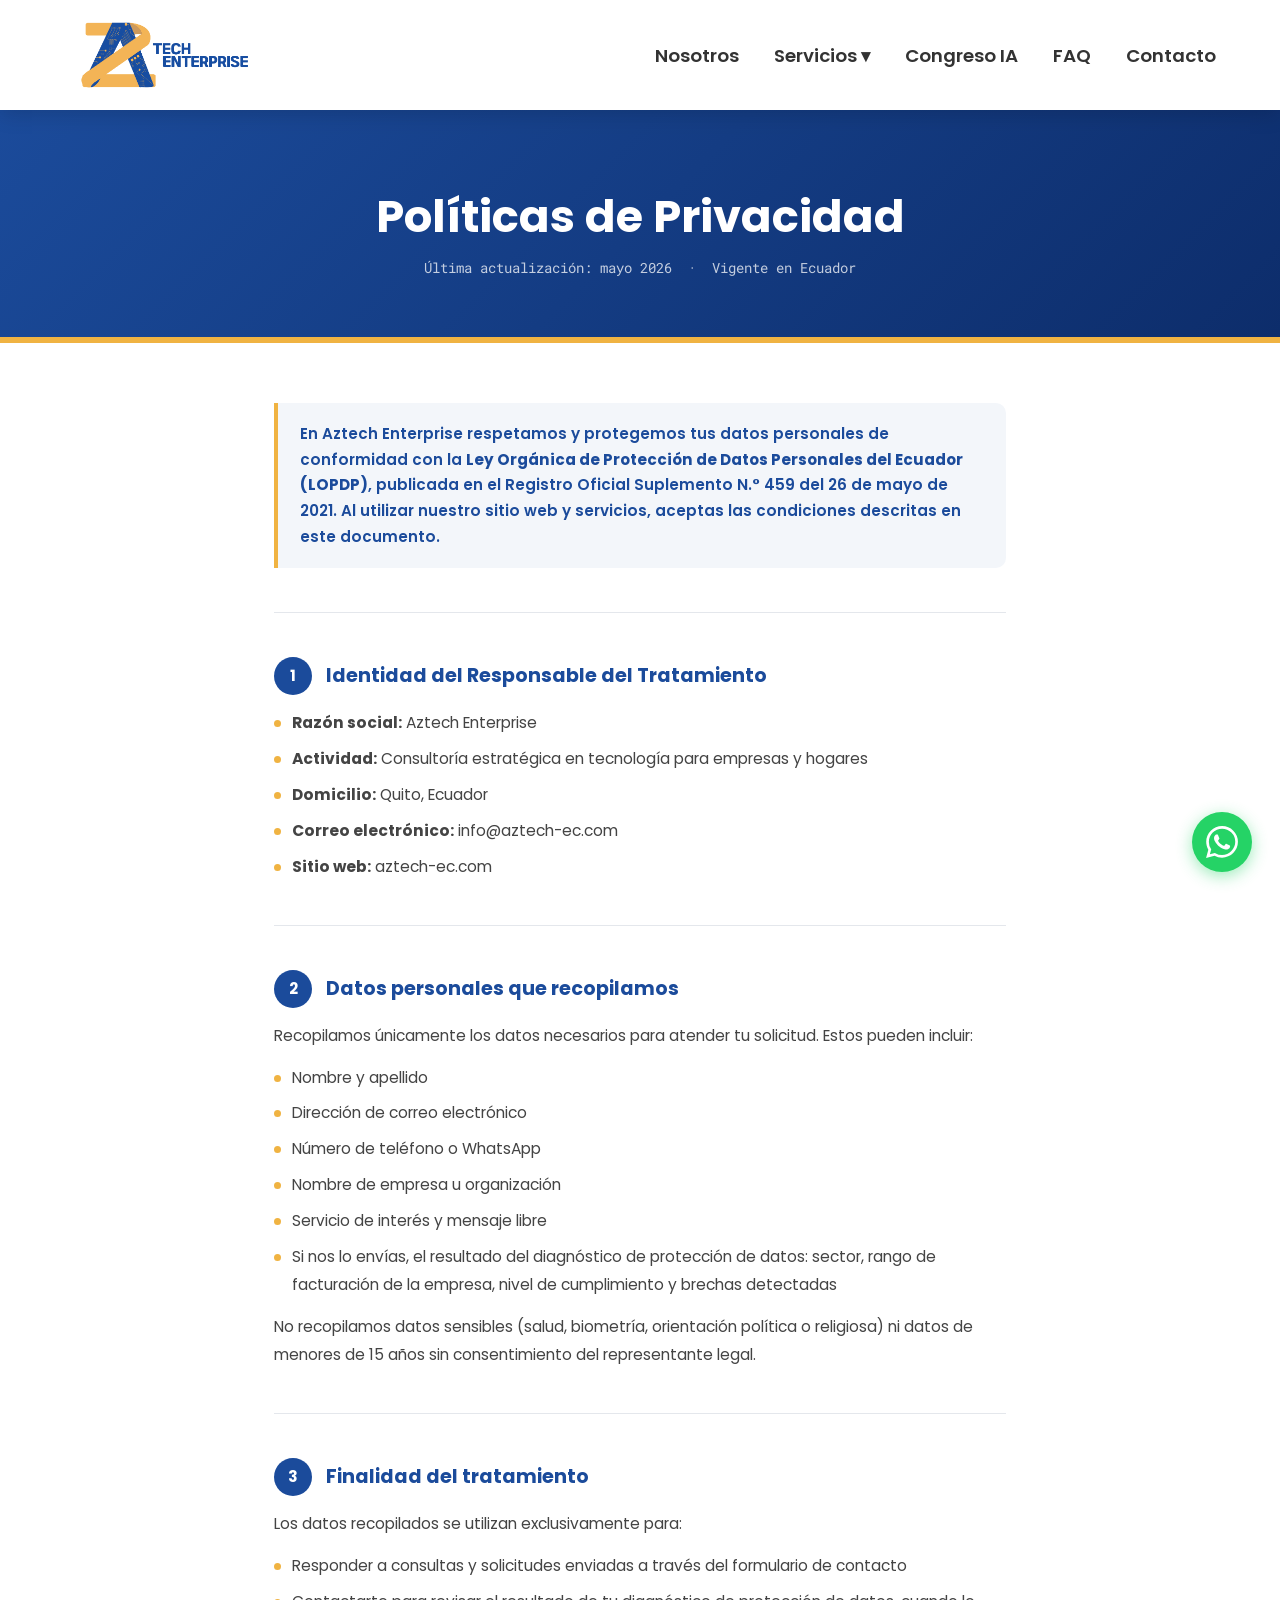
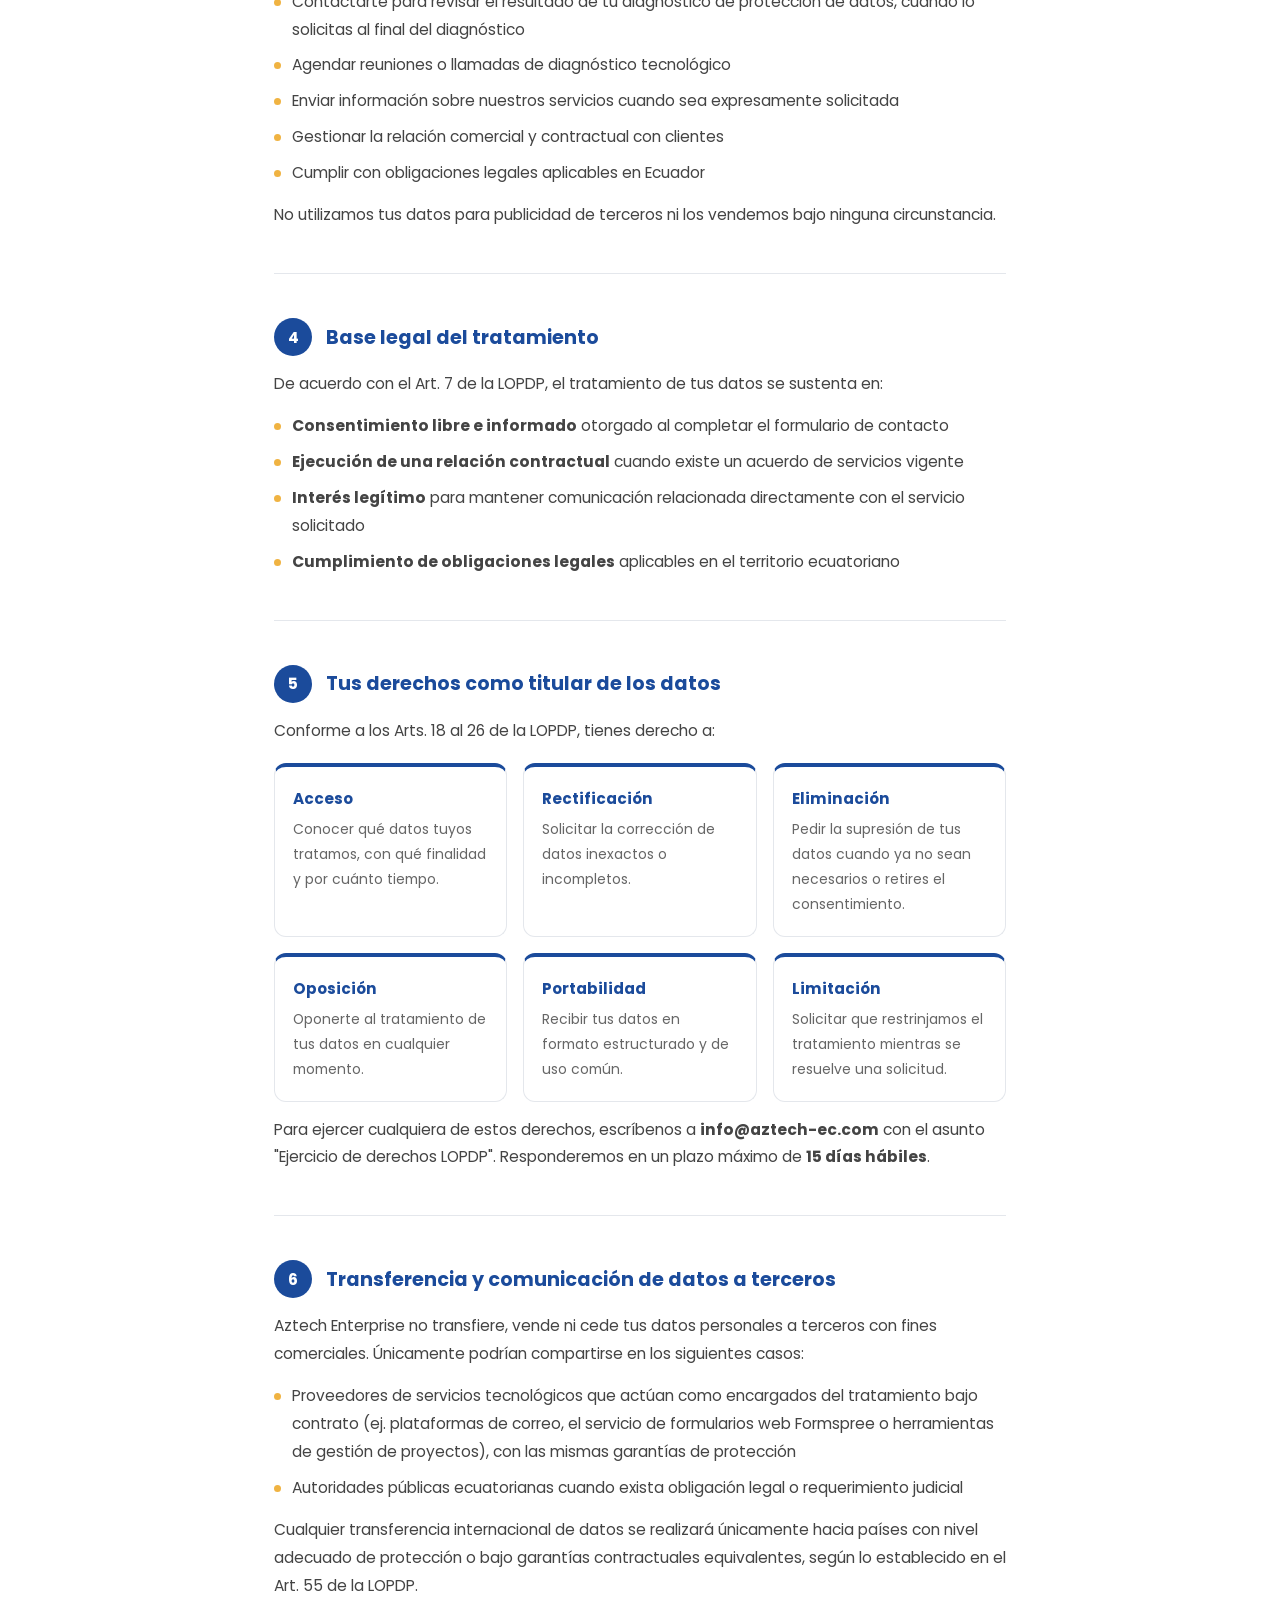
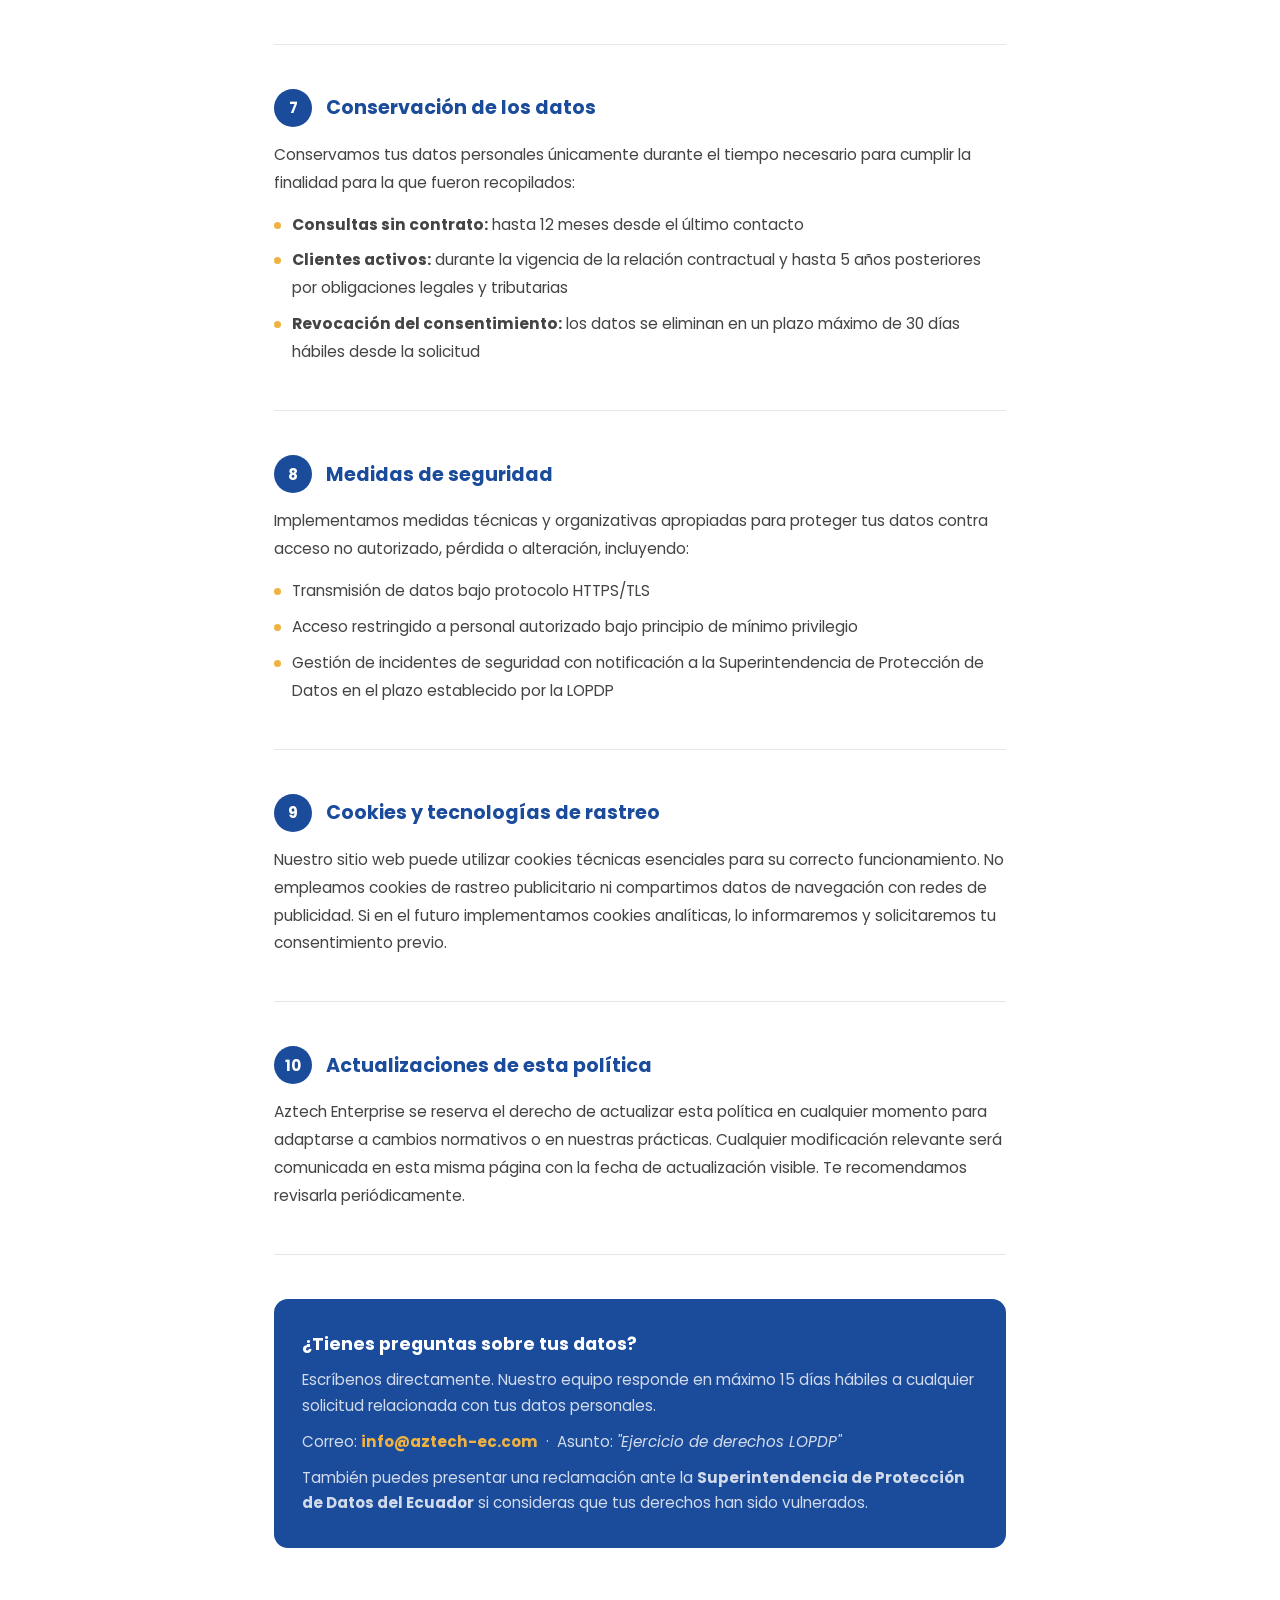
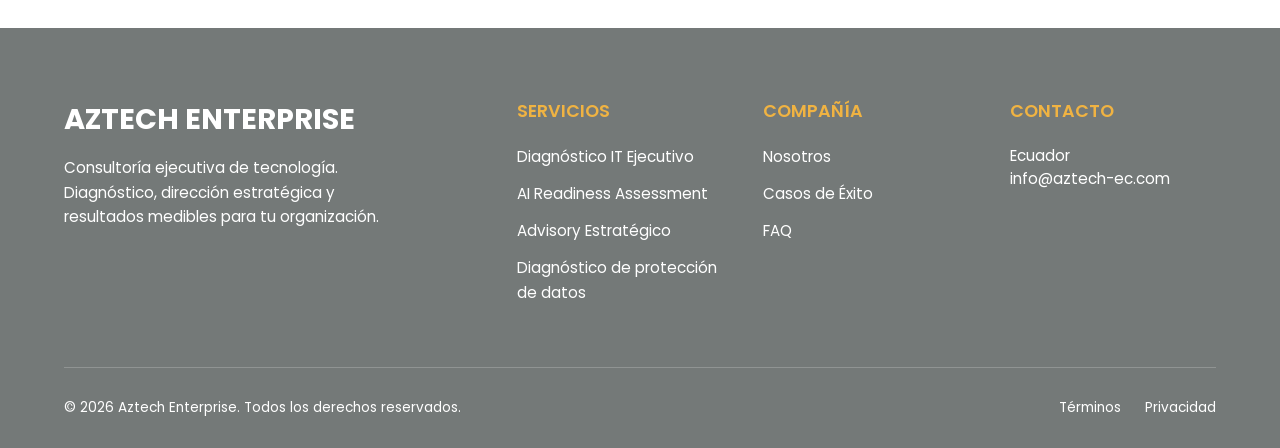
<file: politicas-de-privacidad.html>
<!DOCTYPE html>
<html lang="es">
<head>
    <meta charset="UTF-8">
    <meta name="viewport" content="width=device-width, initial-scale=1.0">
    <title>Políticas de Privacidad | Aztech Enterprise</title>
    <link rel="icon" type="image/jpeg" href="assets/images/solo-icono.jpg">
    <link rel="apple-touch-icon" href="assets/images/solo-icono.jpg">
    <link href="https://fonts.googleapis.com/css2?family=Poppins:wght@300;400;600;700&family=Roboto+Mono:wght@400;700&display=swap" rel="stylesheet">
    <link rel="stylesheet" href="assets/css/styles.css">
    <style>
        .politicas-hero {
            background: linear-gradient(135deg, var(--azul-aztech) 0%, #0d2d6b 100%);
            padding: 80px 5% 60px;
            text-align: center;
            display: flex;
            flex-direction: column;
            align-items: center;
            gap: 14px;
        }
        .politicas-hero h1 {
            color: var(--blanco);
            font-size: clamp(1.8rem, 3.5vw, 2.8rem);
            font-weight: 700;
            line-height: 1.2;
        }
        .politicas-hero p {
            color: rgba(255,255,255,0.75);
            font-family: 'Roboto Mono', monospace;
            font-size: 0.9rem;
        }
        .politicas-hero-barra {
            width: 100%;
            height: 6px;
            background-color: var(--amarillo-aztech);
        }

        .politicas-body {
            max-width: 860px;
            margin: 0 auto;
            padding: 60px 5% 80px;
            display: flex;
            flex-direction: column;
            gap: 44px;
        }

        .politica-seccion {
            display: flex;
            flex-direction: column;
            gap: 14px;
        }

        .politica-seccion-header {
            display: flex;
            align-items: center;
            gap: 14px;
        }

        .politica-num {
            width: 38px;
            height: 38px;
            border-radius: 50%;
            background: var(--azul-aztech);
            color: var(--blanco);
            font-size: 0.95rem;
            font-weight: 700;
            display: flex;
            align-items: center;
            justify-content: center;
            flex-shrink: 0;
        }

        .politica-seccion h2 {
            color: var(--azul-aztech);
            font-size: 1.2rem;
            font-weight: 700;
        }

        .politica-seccion p,
        .politica-seccion li {
            color: #444;
            font-size: 0.97rem;
            line-height: 1.8;
        }

        .politica-seccion ul {
            list-style: none;
            padding: 0;
            display: flex;
            flex-direction: column;
            gap: 8px;
        }

        .politica-seccion ul li {
            padding-left: 18px;
            position: relative;
        }

        .politica-seccion ul li::before {
            content: '';
            position: absolute;
            left: 0;
            top: 11px;
            width: 7px;
            height: 7px;
            border-radius: 50%;
            background: var(--amarillo-aztech);
        }

        .politica-divider {
            width: 100%;
            height: 1px;
            background: var(--gris-timeline);
        }

        .politica-destacado {
            background: rgba(27,75,155,0.05);
            border-left: 4px solid var(--amarillo-aztech);
            border-radius: 0 10px 10px 0;
            padding: 18px 22px;
        }

        .politica-destacado p {
            color: var(--azul-aztech);
            font-weight: 600;
            font-size: 0.95rem;
            line-height: 1.7;
        }

        .derechos-grid {
            display: grid;
            grid-template-columns: repeat(auto-fit, minmax(220px, 1fr));
            gap: 16px;
            margin-top: 4px;
        }

        .derecho-item {
            background: var(--blanco);
            border: 1px solid var(--gris-timeline);
            border-radius: 12px;
            padding: 20px 18px;
            border-top: 4px solid var(--azul-aztech);
        }

        .derecho-item strong {
            display: block;
            color: var(--azul-aztech);
            font-size: 0.95rem;
            margin-bottom: 6px;
        }

        .derecho-item span {
            color: #666;
            font-size: 0.87rem;
            line-height: 1.6;
        }

        .politica-contacto-box {
            background: var(--azul-aztech);
            border-radius: 14px;
            padding: 32px 28px;
            display: flex;
            flex-direction: column;
            gap: 10px;
        }

        .politica-contacto-box h3 {
            color: var(--blanco);
            font-size: 1.1rem;
            font-weight: 700;
        }

        .politica-contacto-box p {
            color: rgba(255,255,255,0.8);
            font-size: 0.95rem;
            line-height: 1.7;
        }

        .politica-contacto-box a {
            color: var(--amarillo-aztech);
            font-weight: 700;
            text-decoration: none;
        }

        .politica-contacto-box a:hover {
            text-decoration: underline;
        }

        @media (max-width: 600px) {
            .politicas-body { padding: 40px 5% 60px; gap: 36px; }
            .derechos-grid { grid-template-columns: 1fr; }
        }
    </style>
</head>
<body>

    <header>
        <a href="index.html"><img src="assets/images/logo-principal.jpg" alt="Aztech" class="nav-logo-img"></a>
        <nav class="nav-links">
            <a href="enterprise.html">Nosotros</a>
            <div class="dropdown">
                <a href="business.html">Servicios ▾</a>
                <div class="dropdown-content">
                    <a href="business.html#diagnostico">Diagnóstico IT Ejecutivo</a>
                    <a href="business.html#ai-readiness">AI Readiness Assessment</a>
                    <a href="business.html#advisory">Advisory Estratégico</a>
                    <a href="diagnostico-datos.html">Diagnóstico de protección de datos</a>
                    <a href="casos-de-exito.html">Casos de Éxito</a>
                </div>
            </div>
            <a href="congreso-ia.html">Congreso IA</a>
            <a href="faq.html">FAQ</a>
            <a href="contacto.html">Contacto</a>
        </nav>
    </header>

    <main>

        <section class="politicas-hero">
            <h1>Políticas de Privacidad</h1>
            <p>Última actualización: mayo 2026 &nbsp;·&nbsp; Vigente en Ecuador</p>
        </section>
        <div class="politicas-hero-barra"></div>

        <div class="politicas-body">

            <div class="politica-destacado">
                <p>En Aztech Enterprise respetamos y protegemos tus datos personales de conformidad con la <strong>Ley Orgánica de Protección de Datos Personales del Ecuador (LOPDP)</strong>, publicada en el Registro Oficial Suplemento N.° 459 del 26 de mayo de 2021. Al utilizar nuestro sitio web y servicios, aceptas las condiciones descritas en este documento.</p>
            </div>

            <div class="politica-divider"></div>

            <!-- 1 -->
            <div class="politica-seccion">
                <div class="politica-seccion-header">
                    <div class="politica-num">1</div>
                    <h2>Identidad del Responsable del Tratamiento</h2>
                </div>
                <ul>
                    <li><strong>Razón social:</strong> Aztech Enterprise</li>
                    <li><strong>Actividad:</strong> Consultoría estratégica en tecnología para empresas y hogares</li>
                    <li><strong>Domicilio:</strong> Quito, Ecuador</li>
                    <li><strong>Correo electrónico:</strong> info@aztech-ec.com</li>
                    <li><strong>Sitio web:</strong> aztech-ec.com</li>
                </ul>
            </div>

            <div class="politica-divider"></div>

            <!-- 2 -->
            <div class="politica-seccion">
                <div class="politica-seccion-header">
                    <div class="politica-num">2</div>
                    <h2>Datos personales que recopilamos</h2>
                </div>
                <p>Recopilamos únicamente los datos necesarios para atender tu solicitud. Estos pueden incluir:</p>
                <ul>
                    <li>Nombre y apellido</li>
                    <li>Dirección de correo electrónico</li>
                    <li>Número de teléfono o WhatsApp</li>
                    <li>Nombre de empresa u organización</li>
                    <li>Servicio de interés y mensaje libre</li>
                    <li>Si nos lo envías, el resultado del diagnóstico de protección de datos: sector, rango de facturación de la empresa, nivel de cumplimiento y brechas detectadas</li>
                </ul>
                <p>No recopilamos datos sensibles (salud, biometría, orientación política o religiosa) ni datos de menores de 15 años sin consentimiento del representante legal.</p>
            </div>

            <div class="politica-divider"></div>

            <!-- 3 -->
            <div class="politica-seccion">
                <div class="politica-seccion-header">
                    <div class="politica-num">3</div>
                    <h2>Finalidad del tratamiento</h2>
                </div>
                <p>Los datos recopilados se utilizan exclusivamente para:</p>
                <ul>
                    <li>Responder a consultas y solicitudes enviadas a través del formulario de contacto</li>
                    <li>Contactarte para revisar el resultado de tu diagnóstico de protección de datos, cuando lo solicitas al final del diagnóstico</li>
                    <li>Agendar reuniones o llamadas de diagnóstico tecnológico</li>
                    <li>Enviar información sobre nuestros servicios cuando sea expresamente solicitada</li>
                    <li>Gestionar la relación comercial y contractual con clientes</li>
                    <li>Cumplir con obligaciones legales aplicables en Ecuador</li>
                </ul>
                <p>No utilizamos tus datos para publicidad de terceros ni los vendemos bajo ninguna circunstancia.</p>
            </div>

            <div class="politica-divider"></div>

            <!-- 4 -->
            <div class="politica-seccion">
                <div class="politica-seccion-header">
                    <div class="politica-num">4</div>
                    <h2>Base legal del tratamiento</h2>
                </div>
                <p>De acuerdo con el Art. 7 de la LOPDP, el tratamiento de tus datos se sustenta en:</p>
                <ul>
                    <li><strong>Consentimiento libre e informado</strong> otorgado al completar el formulario de contacto</li>
                    <li><strong>Ejecución de una relación contractual</strong> cuando existe un acuerdo de servicios vigente</li>
                    <li><strong>Interés legítimo</strong> para mantener comunicación relacionada directamente con el servicio solicitado</li>
                    <li><strong>Cumplimiento de obligaciones legales</strong> aplicables en el territorio ecuatoriano</li>
                </ul>
            </div>

            <div class="politica-divider"></div>

            <!-- 5 -->
            <div class="politica-seccion">
                <div class="politica-seccion-header">
                    <div class="politica-num">5</div>
                    <h2>Tus derechos como titular de los datos</h2>
                </div>
                <p>Conforme a los Arts. 18 al 26 de la LOPDP, tienes derecho a:</p>
                <div class="derechos-grid">
                    <div class="derecho-item">
                        <strong>Acceso</strong>
                        <span>Conocer qué datos tuyos tratamos, con qué finalidad y por cuánto tiempo.</span>
                    </div>
                    <div class="derecho-item">
                        <strong>Rectificación</strong>
                        <span>Solicitar la corrección de datos inexactos o incompletos.</span>
                    </div>
                    <div class="derecho-item">
                        <strong>Eliminación</strong>
                        <span>Pedir la supresión de tus datos cuando ya no sean necesarios o retires el consentimiento.</span>
                    </div>
                    <div class="derecho-item">
                        <strong>Oposición</strong>
                        <span>Oponerte al tratamiento de tus datos en cualquier momento.</span>
                    </div>
                    <div class="derecho-item">
                        <strong>Portabilidad</strong>
                        <span>Recibir tus datos en formato estructurado y de uso común.</span>
                    </div>
                    <div class="derecho-item">
                        <strong>Limitación</strong>
                        <span>Solicitar que restrinjamos el tratamiento mientras se resuelve una solicitud.</span>
                    </div>
                </div>
                <p>Para ejercer cualquiera de estos derechos, escríbenos a <strong>info@aztech-ec.com</strong> con el asunto "Ejercicio de derechos LOPDP". Responderemos en un plazo máximo de <strong>15 días hábiles</strong>.</p>
            </div>

            <div class="politica-divider"></div>

            <!-- 6 -->
            <div class="politica-seccion">
                <div class="politica-seccion-header">
                    <div class="politica-num">6</div>
                    <h2>Transferencia y comunicación de datos a terceros</h2>
                </div>
                <p>Aztech Enterprise no transfiere, vende ni cede tus datos personales a terceros con fines comerciales. Únicamente podrían compartirse en los siguientes casos:</p>
                <ul>
                    <li>Proveedores de servicios tecnológicos que actúan como encargados del tratamiento bajo contrato (ej. plataformas de correo, el servicio de formularios web Formspree o herramientas de gestión de proyectos), con las mismas garantías de protección</li>
                    <li>Autoridades públicas ecuatorianas cuando exista obligación legal o requerimiento judicial</li>
                </ul>
                <p>Cualquier transferencia internacional de datos se realizará únicamente hacia países con nivel adecuado de protección o bajo garantías contractuales equivalentes, según lo establecido en el Art. 55 de la LOPDP.</p>
            </div>

            <div class="politica-divider"></div>

            <!-- 7 -->
            <div class="politica-seccion">
                <div class="politica-seccion-header">
                    <div class="politica-num">7</div>
                    <h2>Conservación de los datos</h2>
                </div>
                <p>Conservamos tus datos personales únicamente durante el tiempo necesario para cumplir la finalidad para la que fueron recopilados:</p>
                <ul>
                    <li><strong>Consultas sin contrato:</strong> hasta 12 meses desde el último contacto</li>
                    <li><strong>Clientes activos:</strong> durante la vigencia de la relación contractual y hasta 5 años posteriores por obligaciones legales y tributarias</li>
                    <li><strong>Revocación del consentimiento:</strong> los datos se eliminan en un plazo máximo de 30 días hábiles desde la solicitud</li>
                </ul>
            </div>

            <div class="politica-divider"></div>

            <!-- 8 -->
            <div class="politica-seccion">
                <div class="politica-seccion-header">
                    <div class="politica-num">8</div>
                    <h2>Medidas de seguridad</h2>
                </div>
                <p>Implementamos medidas técnicas y organizativas apropiadas para proteger tus datos contra acceso no autorizado, pérdida o alteración, incluyendo:</p>
                <ul>
                    <li>Transmisión de datos bajo protocolo HTTPS/TLS</li>
                    <li>Acceso restringido a personal autorizado bajo principio de mínimo privilegio</li>
                    <li>Gestión de incidentes de seguridad con notificación a la Superintendencia de Protección de Datos en el plazo establecido por la LOPDP</li>
                </ul>
            </div>

            <div class="politica-divider"></div>

            <!-- 9 -->
            <div class="politica-seccion">
                <div class="politica-seccion-header">
                    <div class="politica-num">9</div>
                    <h2>Cookies y tecnologías de rastreo</h2>
                </div>
                <p>Nuestro sitio web puede utilizar cookies técnicas esenciales para su correcto funcionamiento. No empleamos cookies de rastreo publicitario ni compartimos datos de navegación con redes de publicidad. Si en el futuro implementamos cookies analíticas, lo informaremos y solicitaremos tu consentimiento previo.</p>
            </div>

            <div class="politica-divider"></div>

            <!-- 10 -->
            <div class="politica-seccion">
                <div class="politica-seccion-header">
                    <div class="politica-num">10</div>
                    <h2>Actualizaciones de esta política</h2>
                </div>
                <p>Aztech Enterprise se reserva el derecho de actualizar esta política en cualquier momento para adaptarse a cambios normativos o en nuestras prácticas. Cualquier modificación relevante será comunicada en esta misma página con la fecha de actualización visible. Te recomendamos revisarla periódicamente.</p>
            </div>

            <div class="politica-divider"></div>

            <!-- Contacto box -->
            <div class="politica-contacto-box">
                <h3>¿Tienes preguntas sobre tus datos?</h3>
                <p>Escríbenos directamente. Nuestro equipo responde en máximo 15 días hábiles a cualquier solicitud relacionada con tus datos personales.</p>
                <p>Correo: <a href="mailto:info@aztech-ec.com">info@aztech-ec.com</a> &nbsp;·&nbsp; Asunto: <em>"Ejercicio de derechos LOPDP"</em></p>
                <p>También puedes presentar una reclamación ante la <strong>Superintendencia de Protección de Datos del Ecuador</strong> si consideras que tus derechos han sido vulnerados.</p>
            </div>

        </div>

    </main>

    <footer>
        <div class="footer-container">
            <div class="footer-brand">
                <h3>AZTECH ENTERPRISE</h3>
                <p>Consultoría ejecutiva de tecnología. Diagnóstico, dirección estratégica y resultados medibles para tu organización.</p>
            </div>
            <div class="footer-col">
                <h4>Servicios</h4>
                <ul>
                    <li><a href="business.html#diagnostico">Diagnóstico IT Ejecutivo</a></li>
                    <li><a href="business.html#ai-readiness">AI Readiness Assessment</a></li>
                    <li><a href="business.html#advisory">Advisory Estratégico</a></li>
                    <li><a href="diagnostico-datos.html">Diagnóstico de protección de datos</a></li>
                </ul>
            </div>
            <div class="footer-col">
                <h4>Compañía</h4>
                <ul>
                    <li><a href="enterprise.html">Nosotros</a></li>
                    <li><a href="casos-de-exito.html">Casos de Éxito</a></li>
                    <li><a href="faq.html">FAQ</a></li>
                </ul>
            </div>
            <div class="footer-col">
                <h4>Contacto</h4>
                <p>Ecuador</p>
                <p><a href="mailto:info@aztech-ec.com">info@aztech-ec.com</a></p>
            </div>
        </div>
        <div class="footer-bottom">
            <div>© 2026 Aztech Enterprise. Todos los derechos reservados.</div>
            <div class="footer-links">
                <a href="#">Términos</a>
                <a href="politicas-de-privacidad.html">Privacidad</a>
            </div>
        </div>
    </footer>

    <a href="https://wa.link/y37yti" class="whatsapp-flotante" target="_blank" rel="noopener" aria-label="Contáctanos por WhatsApp">
        <svg viewBox="0 0 24 24" fill="currentColor"><path d="M17.472 14.382c-.297-.149-1.758-.867-2.03-.967-.273-.099-.471-.148-.67.15-.197.297-.767.966-.94 1.164-.173.199-.347.223-.644.075-.297-.15-1.255-.463-2.39-1.475-.883-.788-1.48-1.761-1.653-2.059-.173-.297-.018-.458.13-.606.134-.133.298-.347.446-.52.149-.174.198-.298.298-.497.099-.198.05-.371-.025-.52-.075-.149-.669-1.612-.916-2.207-.242-.579-.487-.5-.669-.51-.173-.008-.371-.01-.57-.01-.198 0-.52.074-.792.372-.272.297-1.04 1.016-1.04 2.479 0 1.462 1.065 2.875 1.213 3.074.149.198 2.096 3.2 5.077 4.487.709.306 1.262.489 1.694.625.712.227 1.36.195 1.871.118.571-.085 1.758-.719 2.006-1.413.248-.694.248-1.289.173-1.413-.074-.124-.272-.198-.57-.347m-5.421 7.403h-.004a9.87 9.87 0 01-5.031-1.378l-.361-.214-3.741.982.998-3.648-.235-.374a9.86 9.86 0 01-1.51-5.26c.001-5.45 4.436-9.884 9.888-9.884 2.64 0 5.122 1.03 6.988 2.898a9.825 9.825 0 012.893 6.994c-.003 5.45-4.437 9.884-9.885 9.884m8.413-18.297A11.815 11.815 0 0012.05 0C5.495 0 .16 5.335.157 11.892c0 2.096.547 4.142 1.588 5.945L.057 24l6.305-1.654a11.882 11.882 0 005.683 1.448h.005c6.554 0 11.89-5.335 11.893-11.893a11.821 11.821 0 00-3.48-8.413z"/></svg>
    </a>

</body>
</html>
</file>
<file: assets/css/styles.css>
/* =========================================
   1. VARIABLES GLOBALES
   ========================================= */
:root {
    --azul-aztech: #1b4b9b;
    --amarillo-aztech: #f0b342;
    --blanco: #ffffff;
    --texto: #333333;
    --gris-home: #4a4a4a;
    --fondo-footer: #747978;
    --texto-footer: #ffffff;
    --gris-icono: #d9dee4;
    --gris-caja: #dce1e6;
    --gris-timeline: #e4e7ec;
    --gris-fondo: #f4f7f9;
}

/* =========================================
   2. RESET Y BASE
   ========================================= */
* { margin: 0; padding: 0; box-sizing: border-box; }
html { scroll-behavior: smooth; overflow-x: hidden; }

body {
    font-family: 'Poppins', sans-serif;
    min-height: 100vh;
    display: flex;
    flex-direction: column;
    background-color: var(--blanco);
    color: var(--texto);
    overflow-x: hidden;
    width: 100%;
}

/* =========================================
   3. HEADER Y NAVEGACIÓN (COMPARTIDO)
   ========================================= */
header {
    background-color: var(--blanco);
    padding: 0 5%;
    height: 110px;
    display: flex;
    justify-content: space-between;
    align-items: center;
    box-shadow: 0 4px 20px rgba(0,0,0,0.15);
    position: sticky;
    top: 0;
    z-index: 1000;
}

.nav-logo-img { height: 200px; width: auto; display: block; }
.nav-links { display: flex; gap: 35px; align-items: center; }
.nav-links a { text-decoration: none; color: var(--texto); font-weight: 600; font-size: 1.15rem; transition: 0.3s; }
.nav-links .active { color: var(--azul-aztech); border-bottom: 4px solid var(--amarillo-aztech); padding-bottom: 5px; }
.nav-links a:hover { color: var(--azul-aztech); }

.dropdown { position: relative; display: flex; align-items: center; height: 110px; }
.dropdown-content {
    display: none;
    position: absolute;
    top: 100px;
    left: 50%;
    transform: translateX(-50%);
    background-color: var(--blanco);
    min-width: 250px;
    border-radius: 10px;
    border-top: 4px solid var(--amarillo-aztech);
    box-shadow: 0 10px 30px rgba(0,0,0,0.2);
    z-index: 1002;
}
.dropdown:hover .dropdown-content { display: block; }
@media (hover: none) { .dropdown:hover .dropdown-content { display: none; } }
.dropdown-content a { color: var(--texto); padding: 12px 20px; display: block; font-size: 1rem; text-decoration: none; border-bottom: 1px solid rgba(0,0,0,0.05); }
.dropdown-content a:hover { background-color: var(--azul-aztech); color: var(--blanco); }

/* =========================================
   4. FOOTER COMÚN (HOME / BUSINESS / ENTERPRISE)
   ========================================= */
footer {
    background-color: var(--fondo-footer);
    color: var(--texto-footer);
    padding: 70px 5% 30px;
    margin-top: auto;
}

.footer-container {
    display: grid;
    grid-template-columns: 2fr 1fr 1fr 1fr;
    gap: 40px;
    max-width: 1200px;
    margin: 0 auto;
    border-bottom: 1px solid rgba(255, 255, 255, 0.2);
    padding-bottom: 50px;
}

.footer-brand h3 { color: var(--blanco); font-size: 1.8rem; font-weight: 700; margin-bottom: 15px; }
.footer-brand p { font-size: 0.95rem; line-height: 1.6; margin-bottom: 25px; max-width: 350px; }
.footer-col h4 { color: var(--amarillo-aztech); font-size: 1.1rem; font-weight: 600; margin-bottom: 20px; text-transform: uppercase; }
.footer-col ul { list-style: none; }
.footer-col ul li { margin-bottom: 12px; }
.footer-col a, .footer-col p { color: var(--texto-footer); text-decoration: none; font-size: 0.95rem; transition: 0.3s; }
.footer-col a:hover { color: var(--amarillo-aztech); }
.footer-bottom { display: flex; justify-content: space-between; align-items: center; max-width: 1200px; margin: 30px auto 0 auto; font-size: 0.85rem; }
.footer-links a { color: var(--texto-footer); text-decoration: none; margin-left: 20px; }

/* =========================================
   5. COMPONENTES COMPARTIDOS
   ========================================= */
.bg-azul { background-color: var(--azul-aztech); }
.bg-amarillo { background-color: var(--amarillo-aztech); }

.detalle-header { display: flex; align-items: center; width: 100%; margin-bottom: 20px; }
.linea-amarilla-completa { flex-grow: 1; height: 2px; background-color: var(--amarillo-aztech); }
.titulo-detalle { font-size: 2.8rem; font-weight: 700; color: var(--azul-aztech); padding: 0 40px; text-align: center; }

.detalle-img { width: 100%; height: 100%; object-fit: cover; object-position: center center; transition: transform 0.6s ease; display: block; }
.detalle-card:hover .detalle-img { transform: scale(1.08); }

.img-hint-bar { position: absolute; bottom: 0; left: 0; width: 100%; height: 35px; background: rgba(116, 121, 120, 0.6); display: flex; justify-content: center; align-items: center; transition: opacity 0.4s ease; z-index: 5; }
.img-hint-bar svg { width: 20px; height: 20px; fill: var(--blanco); animation: bounce 2s infinite; }
.detalle-card:hover .img-hint-bar { opacity: 0; }

.mas-info-btn { color: var(--azul-aztech); text-decoration: none; font-weight: 700; font-size: 0.95rem; display: inline-flex; align-items: center; gap: 8px; margin-top: 5px; }
.mas-info-btn svg { width: 18px; height: 18px; fill: none; stroke: currentColor; stroke-width: 2; }

.card-title { color: var(--azul-aztech); font-size: 2.1rem; font-weight: 700; line-height: 1.1; margin-bottom: 8px; }
.card-subtitle { color: var(--amarillo-aztech); font-size: 1.2rem; font-weight: 600; }

/* Hero compartido */
.video-background { position: absolute; top: 0; left: 0; width: 100%; height: 100%; object-fit: cover; z-index: 1; }
.video-overlay-blanco { position: absolute; top: 0; left: 0; width: 100%; height: 100%; background-color: rgba(255, 255, 255, 0.7); z-index: 2; }
.hero-content { position: relative; z-index: 3; width: 100%; max-width: 1400px; padding: 0 20px; margin: 0 auto; }
.hero-title { color: var(--azul-aztech); font-size: clamp(1.8rem, 3.5vw, 3rem); font-weight: 700; line-height: 1.2; }
.hero-title span { display: block; }

/* =========================================
   6. ANIMACIONES
   ========================================= */
@keyframes bounce { 0%, 20%, 50%, 80%, 100% { transform: translateY(0); } 40% { transform: translateY(6px); } 60% { transform: translateY(3px); } }
@keyframes pulse-float { 0%, 100% { transform: translateY(0); } 50% { transform: translateY(-8px); } }
@keyframes flowEnergy { 0% { stroke-dashoffset: 1450; } 100% { stroke-dashoffset: -250; } }

/* =========================================
   7. PAGE: INDEX (GATEWAY)
   ========================================= */
html.page-index { height: 100%; overflow: hidden; }
html.page-index body { height: 100%; overflow: hidden; display: flex; flex-direction: column; }

.split-container { display: flex; flex: 1; width: 100vw; position: relative; }

.split-left, .split-right {
    flex: 1;
    display: flex;
    flex-direction: column;
    justify-content: center;
    align-items: center;
    text-decoration: none;
    color: var(--blanco);
    transition: flex 0.6s cubic-bezier(0.4, 0, 0.2, 1);
    position: relative;
    padding: 20px;
}

.split-left { background-color: var(--azul-aztech); }
.split-right { background-color: var(--gris-home); }
.split-left:hover, .split-right:hover { flex: 1.2; filter: brightness(1.1); }

.desc-container { display: flex; flex-direction: column; align-items: center; text-align: center; width: 100%; max-width: 650px; }
.split-title { font-size: 6rem; font-weight: 700; text-transform: uppercase; line-height: 1; margin-bottom: 20px; white-space: nowrap; }
.split-desc { font-family: 'Roboto Mono', monospace; font-size: 1.15rem; line-height: 1.6; opacity: 0.95; max-width: 480px; margin: 0 auto; }
.split-right .split-desc { max-width: 420px; }

.center-logo { position: absolute; top: 50%; left: 50%; transform: translate(-50%, -50%); z-index: 10; transition: transform 0.4s cubic-bezier(0.175, 0.885, 0.32, 1.275); }
.center-logo:hover { transform: translate(-50%, -50%) scale(1.1); }
.icon-img { width: 240px; height: auto; background-color: var(--blanco); padding: 25px; border-radius: 50%; box-shadow: 0 25px 60px rgba(0,0,0,0.5); border: 10px solid rgba(255, 255, 255, 0.1); }

.footer-index { background-color: var(--blanco); color: var(--azul-aztech); padding: 15px 20px; text-align: center; font-family: 'Roboto Mono', monospace; font-size: 0.8rem; z-index: 20; border-top: 1px solid rgba(0,0,0,0.05); }
.footer-index a { color: var(--azul-aztech); text-decoration: none; font-weight: 700; margin: 0 10px; transition: opacity 0.3s; }
.footer-index a:hover { opacity: 0.7; }

/* New gateway layout (single-page index) */
.gateway-container {
    flex: 1;
    display: flex;
    flex-direction: column;
    align-items: center;
    justify-content: center;
    gap: 12px;
    padding: 40px 20px;
    background-color: var(--azul-aztech);
}
.gateway-logo { display: inline-block; transition: transform 0.4s cubic-bezier(0.175, 0.885, 0.32, 1.275); }
.gateway-logo:hover { transform: scale(1.08); }
.gateway-container .icon-img { width: 160px; padding: 18px; border-radius: 50%; box-shadow: 0 20px 50px rgba(0,0,0,0.35); border: 8px solid rgba(255,255,255,0.1); background-color: var(--blanco); }
.gateway-title { font-size: clamp(2.2rem, 5vw, 3.8rem); font-weight: 700; color: var(--blanco); letter-spacing: 2px; text-align: center; margin-top: 8px; }
.gateway-subtitle { font-family: 'Roboto Mono', monospace; font-size: clamp(0.9rem, 1.8vw, 1.15rem); color: rgba(255,255,255,0.85); text-align: center; }
.gateway-links { display: flex; gap: 16px; margin-top: 24px; flex-wrap: wrap; justify-content: center; }
.gateway-btn { display: inline-block; padding: 14px 32px; border-radius: 8px; font-family: 'Poppins', sans-serif; font-size: 1rem; font-weight: 600; text-decoration: none; transition: transform 0.25s, box-shadow 0.25s, background-color 0.25s; }
.gateway-btn:hover { transform: translateY(-2px); box-shadow: 0 8px 24px rgba(0,0,0,0.25); }
.gateway-btn-primary { background-color: var(--amarillo-aztech); color: var(--azul-aztech); }
.gateway-btn-primary:hover { background-color: #f5be55; }
.gateway-btn-secondary { background-color: transparent; color: var(--blanco); border: 2px solid rgba(255,255,255,0.5); }
.gateway-btn-secondary:hover { border-color: var(--blanco); background-color: rgba(255,255,255,0.1); }

/* =========================================
   8. PAGE: HOME (AZ-HOME)
   ========================================= */
.hero-home {
    position: relative; width: 100%; height: 550px;
    display: flex; justify-content: center; align-items: center; text-align: center;
    overflow: hidden; background-color: #f0f4f8;
}

.como-trabajamos-home { padding: 80px 5%; background-color: var(--blanco); display: flex; flex-direction: column; align-items: center; width: 100%; }
.linea-amarilla-home { width: 95%; max-width: 1200px; height: 6px; background-color: var(--amarillo-aztech); margin-bottom: 30px; border-radius: 3px; }
.titulo-home { color: var(--azul-aztech); font-size: clamp(2rem, 4vw, 2.8rem); font-weight: 700; margin-bottom: 70px; text-align: center; }

.pasos-container-home { display: flex; justify-content: center; gap: 40px; max-width: 1300px; flex-wrap: wrap; }
.paso-item-home { display: flex; align-items: flex-start; width: 380px; position: relative; }
.paso-icono-home { width: 90px; height: 90px; background-color: var(--gris-icono); border-radius: 50%; display: flex; justify-content: center; align-items: center; flex-shrink: 0; z-index: 2; margin-top: 5px; }
.paso-icono-home img { width: 70%; height: auto; }
.paso-texto-home { padding: 20px 30px 20px 55px; border-radius: 30px; color: var(--blanco); margin-left: -45px; z-index: 1; flex-grow: 1; min-height: 90px; display: flex; flex-direction: column; justify-content: center; box-shadow: 0 6px 15px rgba(0,0,0,0.1); transition: all 0.4s ease; text-align: left; }
.paso-titulo-home { font-weight: 700; font-size: 1rem; line-height: 1.2; text-transform: uppercase; }
.paso-desc-home { font-size: 0.9rem; line-height: 1.5; max-height: 0; opacity: 0; overflow: hidden; transition: all 0.4s ease; }
.paso-item-home:hover .paso-texto-home { transform: translateY(-5px); padding-bottom: 30px; }
.paso-item-home:hover .paso-desc-home { max-height: 250px; opacity: 1; margin-top: 15px; }

.servicios-home { padding: 100px 5%; display: flex; flex-direction: column; align-items: center; }
.servicios-subtitulo { text-align: center; color: var(--gris-home); font-size: 1.3rem; line-height: 1.7; margin-bottom: 60px; }
.servicios-home .detalle-grid { display: grid; grid-template-columns: repeat(2, 1fr); gap: 80px 60px; max-width: 1200px; width: 100%; }
.servicios-home .detalle-card { display: flex; flex-direction: column; width: 100%; }
.servicios-home .detalle-texto-top { height: 145px; display: flex; flex-direction: column; justify-content: flex-end; margin-bottom: 25px; text-align: center; }
.servicios-home .detalle-img-wrap { width: 100%; height: 240px; overflow: hidden; position: relative; }
.servicios-home .detalle-caja-gris { background-color: var(--gris-caja); width: 100%; max-height: 0; opacity: 0; overflow: hidden; transition: all 0.5s ease-in-out; display: flex; flex-direction: column; align-items: center; text-align: center; }
.servicios-home .detalle-card:hover .detalle-caja-gris { max-height: 450px; opacity: 1; padding: 30px 25px; margin-top: -1px; }
.servicios-home .detalle-caja-gris p { color: var(--azul-aztech); font-size: 1rem; line-height: 1.6; margin-bottom: 15px; width: 100%; text-align: center; }

/* Banner Paquetes Home */
.banner-paquetes { display: flex; width: 100%; min-height: 420px; }
.banner-paquetes-video { flex: 0 0 45%; overflow: hidden; position: relative; min-height: 420px; }
.banner-paquetes-video video { position: absolute; top: 0; left: 0; width: 100%; height: 100%; object-fit: cover; }
.banner-paquetes-content { flex: 0 0 55%; background-color: var(--amarillo-aztech); display: flex; flex-direction: column; justify-content: center; align-items: center; text-align: center; padding: 60px 50px; gap: 25px; }
.banner-paquetes-content h2 { color: var(--azul-aztech); font-size: clamp(1.8rem, 3vw, 2.5rem); font-weight: 700; line-height: 1.2; }
.banner-paquetes-content p { color: var(--azul-aztech); font-size: 1.1rem; line-height: 1.7; max-width: 600px; }
.btn-paquetes { background-color: var(--gris-home); color: var(--blanco); padding: 15px 40px; border-radius: 8px; text-decoration: none; font-weight: 700; font-size: 1.1rem; transition: 0.3s; margin-top: 10px; display: inline-block; }
.btn-paquetes:hover { background-color: var(--azul-aztech); }

@media (max-width: 900px) {
    .banner-paquetes { flex-direction: column; min-height: auto; }
    .banner-paquetes-video { flex: none; min-height: 300px; height: 300px; width: 100%; }
    .banner-paquetes-content { flex: none; padding: 50px 30px; }
}

@media (max-width: 600px) {
    .banner-paquetes-video { height: 220px; min-height: 220px; }
    .banner-paquetes-content { padding: 40px 20px; gap: 20px; }
    .banner-paquetes-content h2 { font-size: 1.6rem; }
    .banner-paquetes-content p { font-size: 1rem; }
}

.banner-final-home { background-color: var(--amarillo-aztech); padding: 25px 5%; text-align: center; width: 100%; margin-bottom: 40px; }
.banner-final-home h3 { color: var(--azul-aztech); font-size: clamp(1.1rem, 2.5vw, 1.6rem); font-weight: 700; line-height: 1.4; }

/* =========================================
   9. PAGE: BUSINESS (AZ-BUSINESS)
   ========================================= */
.hero-business {
    position: relative; width: 100%; height: 550px;
    display: flex; justify-content: center; align-items: center; text-align: center;
    overflow: hidden;
}
.hero-business .video-background { object-position: center 75%; }
.hero-business .video-overlay-blanco { background-color: rgba(255, 255, 255, 0.75); }

.como-trabajamos { padding: 80px 5%; background-color: var(--blanco); display: flex; flex-direction: column; align-items: center; width: 100%; }
.linea-amarilla-seccion { width: 90%; max-width: 1200px; height: 5px; background-color: var(--amarillo-aztech); margin-bottom: 20px; border-radius: 2px; }
.como-trabajamos .titulo-seccion { color: var(--azul-aztech); font-size: 2.8rem; font-weight: 700; margin-bottom: 70px; text-align: center; }

.pasos-grid { display: grid; grid-template-columns: 1fr 1fr; gap: 50px 80px; max-width: 1100px; width: 100%; }
.paso-item { display: flex; align-items: flex-start; position: relative; }
.paso-icono { width: 110px; height: 110px; background-color: var(--gris-icono); border-radius: 50%; display: flex; justify-content: center; align-items: center; flex-shrink: 0; z-index: 2; margin-top: 5px; }
.paso-icono img { width: 55%; }
.paso-texto { padding: 20px 30px 20px 65px; border-radius: 25px; color: var(--blanco); margin-left: -50px; z-index: 1; flex-grow: 1; box-shadow: 0 6px 20px rgba(0,0,0,0.1); text-align: left; transition: 0.4s ease; }
.paso-titulo { font-weight: 700; font-size: 1.15rem; display: block; }
.paso-desc { font-size: 0.95rem; line-height: 1.5; max-height: 0; opacity: 0; overflow: hidden; transition: 0.4s ease; }
.paso-item:hover .paso-texto { transform: translateY(-5px); padding-bottom: 30px; }
.paso-item:hover .paso-desc { max-height: 350px; opacity: 1; margin-top: 15px; }

.servicios-detalle { width: 100%; display: flex; flex-direction: column; align-items: center; padding: 80px 5%; }
.servicios-detalle .detalle-header { margin-bottom: 15px; }
.servicios-detalle .titulo-detalle { font-size: 2.8rem; font-weight: 700; color: var(--azul-aztech); padding: 0 40px; }
.servicios-detalle .detalle-grid { display: flex; flex-wrap: wrap; justify-content: center; gap: 80px 40px; max-width: 1300px; width: 100%; }
.servicios-detalle .detalle-card { display: flex; flex-direction: column; align-items: center; text-align: center; width: calc(33.333% - 27px); min-width: 320px; }
.servicios-detalle .detalle-texto-top { height: 130px; display: flex; flex-direction: column; justify-content: flex-end; margin-bottom: 20px; width: 100%; }
.servicios-detalle .detalle-img-wrap { width: 100%; height: 240px; position: relative; overflow: hidden; }
.servicios-detalle .detalle-caja-gris { background-color: var(--gris-caja); width: 100%; max-height: 0; opacity: 0; overflow: hidden; transition: 0.5s ease; padding: 0 20px; }
.servicios-detalle .detalle-card:hover .detalle-caja-gris { opacity: 1; max-height: 600px; padding: 25px 20px; }
.servicios-detalle .detalle-caja-gris p { color: var(--azul-aztech); font-size: 0.95rem; line-height: 1.5; margin-bottom: 15px; }
.servicios-detalle .card-title { font-size: 1.8rem; }
.servicios-detalle .card-subtitle { font-size: 1.1rem; font-weight: 700; }

/* 3-package layout modifier */
.servicios-detalle .detalle-grid.paquetes-3 { gap: 40px; max-width: 1200px; }
.servicios-detalle .detalle-grid.paquetes-3 .detalle-card { width: calc(33.333% - 27px); min-width: 280px; }
.servicios-detalle .detalle-grid.paquetes-3 .detalle-caja-gris { text-align: left; }

/* Card meta (pricing / duration line) */
.card-meta { font-size: 0.88rem; color: var(--azul-aztech); font-weight: 400; margin-top: 12px; padding: 10px 16px; background-color: rgba(27,75,155,0.06); border-radius: 6px; line-height: 1.5; }
.card-meta strong { font-weight: 700; }

/* Servicios derivados (upsell section) */
.servicios-derivados { width: 100%; max-width: 1200px; margin: 0 auto; padding: 50px 5% 60px; }
.derivados-header { text-align: center; margin-bottom: 36px; }
.derivados-titulo { font-size: clamp(1.3rem, 2.5vw, 1.8rem); font-weight: 700; color: var(--azul-aztech); margin-bottom: 10px; }
.derivados-subtitulo { font-size: 1rem; color: #555; line-height: 1.6; max-width: 700px; margin: 0 auto; }
.derivados-grid { display: grid; grid-template-columns: repeat(3, 1fr); gap: 24px; }
.derivado-item { background-color: var(--gris-caja); border-radius: 10px; padding: 28px 24px; display: flex; flex-direction: column; gap: 8px; transition: transform 0.25s, box-shadow 0.25s; }
.derivado-item:hover { transform: translateY(-4px); box-shadow: 0 8px 24px rgba(0,0,0,0.08); }
.derivado-tag { display: inline-block; background-color: var(--amarillo-aztech); color: var(--azul-aztech); font-size: 0.75rem; font-weight: 700; padding: 4px 12px; border-radius: 20px; text-transform: uppercase; letter-spacing: 0.5px; align-self: flex-start; }
.derivado-item strong { font-size: 1.05rem; color: var(--azul-aztech); }
.derivado-item p, .derivado-item span:not(.derivado-tag) { font-size: 0.92rem; color: #444; line-height: 1.5; }

.banner-final-business { background-color: var(--amarillo-aztech); padding: 25px 5%; text-align: center; width: 100%; margin-bottom: 40px; }
.banner-final-business h3 { color: var(--azul-aztech); font-size: clamp(1.1rem, 2.5vw, 1.6rem); font-weight: 700; line-height: 1.4; }

/* =========================================
   10. PAGE: ENTERPRISE (NOSOTROS)
   ========================================= */
.enterprise-main {
    flex: 1;
    display: flex;
    flex-direction: column;
    align-items: center;
    padding: 70px 5% 0 5%;
    gap: 56px;
    background:
        radial-gradient(ellipse 140% 70% at 80% 0%, rgba(27, 75, 155, 0.18) 0%, transparent 55%),
        radial-gradient(ellipse 100% 50% at 0% 100%, rgba(240, 179, 66, 0.07) 0%, transparent 45%),
        radial-gradient(ellipse 60% 40% at 50% 50%, rgba(27, 75, 155, 0.05) 0%, transparent 70%),
        linear-gradient(172deg, #141828 0%, #171c2e 20%, #192038 45%, #161b2a 75%, #121620 100%);
    width: 100%;
}

.bloque-banner { display: flex; align-items: center; max-width: 1200px; width: 100%; }
.bloque-left { display: flex; align-items: center; gap: 25px; flex-shrink: 0; width: 350px; }
.bloque-title { color: var(--blanco); font-size: 3.5rem; font-weight: 700; line-height: 1; }
.bloque-icon { height: 90px; width: auto; filter: grayscale(100%); transition: 0.5s ease; }
.bloque-icon:hover { filter: grayscale(0%); transform: scale(1.1); }
.bloque-divider { width: 3px; height: 90px; background-color: var(--amarillo-aztech); margin: 0 50px; flex-shrink: 0; }
.bloque-right p { font-size: 1.3rem; line-height: 1.75; color: rgba(255,255,255,0.88); text-align: justify; margin: 0; }

.pilares-display { display: flex; justify-content: space-between; gap: 20px; width: 100%; }
.pilar-item { display: flex; flex-direction: column; align-items: center; text-align: center; flex: 1; }
.pilar-icon-wrapper { position: relative; display: inline-block; margin-bottom: 20px; }
.pilar-main-icon { height: 150px; width: auto; object-fit: contain; filter: grayscale(100%); transition: 0.5s ease; display: block; }
.pilar-tooltip { position: absolute; bottom: 110%; left: 50%; transform: translateX(-50%) translateY(10px); background-color: rgba(0,0,0,0.9); color: var(--blanco); padding: 10px 15px; border-radius: 8px; font-family: 'Roboto Mono', monospace; font-size: 0.9rem; width: 220px; opacity: 0; visibility: hidden; transition: 0.3s ease; z-index: 10; }
.pilar-tooltip::after { content: ""; position: absolute; top: 100%; left: 50%; transform: translateX(-50%); border-width: 6px; border-style: solid; border-color: var(--amarillo-aztech) transparent transparent transparent; }
.pilar-icon-wrapper:hover .pilar-main-icon { filter: grayscale(0%); transform: scale(1.05); }
.pilar-icon-wrapper:hover .pilar-tooltip { opacity: 1; visibility: visible; transform: translateX(-50%) translateY(0); }
.pilar-copy h3 { color: var(--blanco); font-size: 1.35rem; font-weight: 600; }

.seccion-inferior { display: flex; justify-content: space-between; width: 100%; max-width: 1200px; padding-bottom: 70px; padding-top: 10px; }
.inferior-item { position: relative; display: flex; align-items: center; cursor: pointer; }
.inferior-content { display: flex; align-items: center; gap: 25px; }
.inferior-icon-container { position: relative; height: 110px; width: 110px; display: flex; justify-content: center; align-items: center; }
.inferior-icon { height: 110px; width: auto; transition: 0.5s ease; }
.ecuador-color { position: absolute; top: 0; left: 50%; transform: translateX(-50%); opacity: 0; }
.inferior-item:hover .ecuador-bw { opacity: 0; }
.inferior-item:hover .ecuador-color { opacity: 1; transform: translateX(-50%) scale(1.05); }
.trayectoria-bw { filter: grayscale(100%); }
.inferior-item:hover .trayectoria-bw { filter: grayscale(0%); transform: scale(1.05); }
.inferior-text h3 { color: var(--blanco); font-size: 2.4rem; font-weight: 700; line-height: 1.1; }
.inferior-text p { color: rgba(255,255,255,0.7); font-size: 1.3rem; font-weight: 300; }
.inferior-tooltip { position: absolute; bottom: 120%; left: 50%; transform: translateX(-50%) translateY(10px); background-color: rgba(0,0,0,0.9); color: var(--blanco); padding: 10px 15px; border-radius: 8px; font-family: 'Roboto Mono', monospace; font-size: 1rem; width: 250px; text-align: center; opacity: 0; visibility: hidden; transition: 0.3s ease; z-index: 10; }
.inferior-tooltip::after { content: ""; position: absolute; top: 100%; left: 50%; transform: translateX(-50%); border-width: 6px; border-style: solid; border-color: var(--amarillo-aztech) transparent transparent transparent; }
.inferior-item:hover .inferior-tooltip { opacity: 1; visibility: visible; transform: translateX(-50%) translateY(0); }

.divisor-seccion { width: 100%; height: 20px; background-color: var(--amarillo-aztech); border: none; margin: 0; }

.seccion-video { padding: 80px 5%; display: flex; flex-direction: column; align-items: center; width: 100%; background-color: var(--blanco); }
.seccion-video .titulo-seccion { text-align: center; font-size: 2.2rem; font-weight: 700; color: var(--azul-aztech); margin-bottom: 40px; max-width: 900px; line-height: 1.3; }
.video-wrapper { position: relative; width: 100%; max-width: 900px; aspect-ratio: 16 / 9; border-radius: 15px; overflow: hidden; box-shadow: 0 15px 40px rgba(0,0,0,0.2); }
.video-wrapper iframe { position: absolute; top: 0; left: 0; width: 100%; height: 100%; border: none; }

.seccion-timeline { padding: 80px 5%; display: flex; flex-direction: column; align-items: center; width: 100%; background-color: var(--gris-fondo); }
.seccion-timeline .titulo-seccion { text-align: center; font-size: 2.2rem; font-weight: 700; color: var(--azul-aztech); margin-bottom: 20px; max-width: 900px; line-height: 1.3; }
.timeline-wrapper { position: relative; width: 100%; max-width: 1050px; padding: 60px 0; display: flex; align-items: center; justify-content: center; }
.timeline-wave-animated { position: absolute; top: 50%; left: 0; width: 100%; height: 150px; transform: translateY(-50%); z-index: 1; }
.path-track { fill: none; stroke: var(--gris-timeline); stroke-width: 8; stroke-linecap: round; }
.path-energy { fill: none; stroke: var(--amarillo-aztech); stroke-width: 8; stroke-linecap: round; stroke-dasharray: 250 1200; animation: flowEnergy 4s linear infinite; }
.timeline-nodes { position: relative; z-index: 3; width: 100%; display: flex; justify-content: space-between; align-items: center; gap: 20px; }
.node { width: 280px; min-height: 110px; border-radius: 100px; display: flex; flex-direction: column; justify-content: center; align-items: center; color: var(--azul-aztech); text-align: center; box-shadow: 0 8px 25px rgba(0,0,0,0.10); cursor: pointer; position: relative; background-color: var(--blanco); border: 4px solid; padding: 0 20px; transition: 0.4s; animation: pulse-float 4s infinite ease-in-out; }
.node-title { font-size: 1.4rem; font-weight: 700; transition: 0.3s; }
.node-desc { font-size: 0.95rem; line-height: 1.4; max-height: 0; opacity: 0; overflow: hidden; color: inherit; transition: 0.4s; }
.node-light { border-color: var(--gris-timeline); }
.node-yellow { border-color: var(--amarillo-aztech); background-color: var(--amarillo-aztech); color: var(--blanco); }
.node:hover { transform: translateY(-10px) scale(1.05); min-height: 180px; border-radius: 25px; padding: 20px; }
.node:hover .node-desc { max-height: 120px; opacity: 1; margin-top: 10px; }

/* =========================================
   11. PAGE: PAQUETES HOME
   ========================================= */
.paquetes-hero {
    background-color: var(--azul-aztech);
    width: 100%;
    padding: 80px 5% 60px;
    display: flex;
    flex-direction: column;
    align-items: center;
    text-align: center;
}

.paquetes-hero-content { max-width: 800px; width: 100%; }

.paquetes-hero-content h1 {
    color: var(--blanco);
    font-size: clamp(2rem, 4vw, 3rem);
    font-weight: 700;
    line-height: 1.25;
    margin-bottom: 20px;
}

.paquetes-hero-content p {
    color: rgba(255, 255, 255, 0.9);
    font-family: 'Roboto Mono', monospace;
    font-size: clamp(1rem, 2vw, 1.2rem);
}

.paquetes-hero-barra {
    width: 100%;
    height: 6px;
    background-color: var(--amarillo-aztech);
}

/* Sección de paquetes con carrusel */
.paquetes-servicios { padding: 80px 5%; display: flex; flex-direction: column; gap: 60px; background-color: var(--blanco); }

.paquete-fila { display: flex; align-items: center; gap: 50px; }

.paquete-categoria { width: 28%; flex-shrink: 0; text-align: center; padding: 20px 0; }
.paquete-categoria h2 { color: var(--azul-aztech); font-size: clamp(2rem, 3vw, 3rem); font-weight: 700; line-height: 1.2; margin-bottom: 10px; }
.paquete-categoria-linea { width: 50px; height: 4px; background: var(--amarillo-aztech); margin: 12px auto; border-radius: 2px; }
.paquete-categoria span { color: var(--gris-home); font-size: 1.1rem; font-weight: 500; }

.carrusel-wrap { flex: 1; display: flex; flex-direction: column; align-items: center; gap: 12px; }

.paquete-carrusel { width: 100%; display: flex; align-items: center; justify-content: center; gap: 15px; }

.carrusel-viewport { flex: 1; border-radius: 12px; overflow: hidden; background: transparent; }
.carrusel-dots { display: flex; gap: 8px; justify-content: center; margin-top: 4px; }
.carrusel-dot { width: 8px; height: 8px; border-radius: 50%; background: rgba(26, 54, 115, 0.25); cursor: pointer; transition: background 0.3s, transform 0.3s; }
.carrusel-dot.active { background: var(--azul-aztech); transform: scale(1.35); }

.carrusel-slide { display: none; }
.carrusel-slide.active { display: block; animation: fadeSlide 0.35s ease forwards; }
@keyframes fadeSlide { 0% { opacity: 0; transform: translateX(15px); } 100% { opacity: 1; transform: translateX(0); } }

.slide-bg { background-size: cover; background-position: center; height: 400px; position: relative; }
.slide-bg-plano { background-color: #3a3d4a; height: 400px; position: relative; }
.slide-bg-plano .slide-content { text-align: center; }
.slide-bg-plano .slide-content h3 { margin-bottom: 4px; }
.slide-bg-plano .slide-tagline { margin-bottom: 28px; }
.slide-bg-plano .slide-lista { list-style: none; padding-left: 0; }
.slide-bg-plano .slide-desc { text-align: center; max-width: 480px; margin-left: auto; margin-right: auto; }
.slide-personaliza { display: flex; flex-direction: column; align-items: center; justify-content: center; height: 100%; padding: 40px; text-align: center; color: var(--blanco); gap: 20px; }
.slide-personaliza p { font-size: 1.6rem; font-weight: 600; line-height: 1.5; max-width: 480px; }
.slide-personaliza span { font-size: 1rem; opacity: 0.7; }
.slide-overlay { position: absolute; inset: 0; background: rgba(0, 0, 0, 0.72); }
.slide-content { position: relative; z-index: 2; padding: 28px 32px; color: var(--blanco); }
.slide-content h3 { font-size: 1.9rem; font-weight: 700; text-align: center; margin-bottom: 6px; }
.slide-tagline { text-align: center; font-size: 1.05rem; opacity: 0.9; margin-bottom: 20px; }
.incluye-label { font-weight: 700; font-size: 1.05rem; margin-bottom: 10px; text-align: center; }
.slide-lista { list-style: disc; padding-left: 22px; margin-bottom: 16px; }
.slide-lista li { font-size: 1rem; line-height: 1.6; margin-bottom: 6px; }
.slide-desc { font-size: 0.97rem; line-height: 1.6; opacity: 0.88; margin-bottom: 16px; }
.precio-label { font-weight: 700; font-size: 1.05rem; margin-bottom: 4px; }
.precio-valor { font-size: 1rem; text-decoration: underline; opacity: 0.9; }

.carrusel-btn { background: var(--azul-aztech); border: 2px solid var(--azul-aztech); color: var(--blanco); width: 42px; height: 42px; border-radius: 50%; font-size: 1.6rem; cursor: pointer; display: flex; align-items: center; justify-content: center; transition: 0.3s; flex-shrink: 0; line-height: 1; }
.carrusel-btn:hover { background: var(--amarillo-aztech); border-color: var(--amarillo-aztech); color: var(--azul-aztech); }

@media (max-width: 768px) {
    .paquetes-servicios { padding: 50px 4%; gap: 40px; }
    .paquete-fila { flex-direction: column; align-items: center; gap: 16px; }
    .paquete-categoria { width: 100%; text-align: center; }
    .carrusel-wrap { width: 100%; }
    /* Altura auto en tablet para que el contenido no se corte */
    .slide-bg, .slide-bg-plano { min-height: 360px; height: auto; }
    .slide-content { padding: 24px 20px; }
}

/* =========================================
   12. FAQ PAGE
   ========================================= */
.faq-seccion { background-color: #eef0f4; padding: 60px 5% 80px; }
.faq-titulo { font-size: 1.2rem; font-weight: 700; color: var(--azul-aztech); margin-bottom: 30px; }
.faq-lista { display: flex; flex-direction: column; gap: 20px; }

.faq-item { display: flex; align-items: stretch; background-color: var(--amarillo-aztech); border-radius: 8px; overflow: hidden; }

/* Estado cerrado: pregunta ocupa todo el ancho */
.faq-pregunta { flex: 1; padding: 32px 40px; display: flex; align-items: center; justify-content: center; cursor: pointer; transition: flex-basis 0.45s ease; position: relative; }
.faq-pregunta h3 { color: var(--azul-aztech); font-size: clamp(1.3rem, 2vw, 1.7rem); font-weight: 700; text-align: center; line-height: 1.3; }
.faq-pregunta::after { content: '+'; position: absolute; right: 24px; top: 50%; transform: translateY(-50%); font-size: 1.8rem; font-weight: 300; color: var(--azul-aztech); opacity: 0.6; transition: transform 0.35s ease, content 0.1s; }

/* Estado cerrado: respuesta oculta */
.faq-respuesta { flex: 0 0 0%; overflow: hidden; opacity: 0; padding: 32px 0; display: flex; align-items: center; transition: flex-basis 0.45s ease, opacity 0.3s ease, padding 0.45s ease; }
.faq-respuesta p { color: #333; font-size: 1.05rem; line-height: 1.7; text-align: center; white-space: normal; min-width: 340px; }

/* Estado abierto */
.faq-item.activo .faq-pregunta { flex: 0 0 38%; border-right: 2px solid rgba(255,255,255,0.5); }
.faq-item.activo .faq-pregunta::after { content: '−'; transform: translateY(-50%); opacity: 0.8; }
.faq-item.activo .faq-respuesta { flex: 0 0 62%; opacity: 1; padding: 32px 50px; }

.faq-lista-respuesta { list-style: disc; padding-left: 20px; color: #333; font-size: 1.05rem; line-height: 1.7; text-align: left; min-width: 340px; }
.faq-lista-respuesta li { margin-bottom: 10px; }

/* =========================================
   13. CONTACTO PAGE
   ========================================= */
.contacto-seccion { display: flex; min-height: calc(100vh - 160px); }

.contacto-info { width: 38%; background-color: var(--azul-aztech); display: flex; align-items: center; justify-content: center; padding: 80px 50px; }
.contacto-info-inner { color: var(--blanco); max-width: 360px; }
.contacto-info-inner h2 { font-size: 2.8rem; font-weight: 700; margin-bottom: 16px; }
.contacto-subtitulo { font-size: 1.05rem; opacity: 0.85; line-height: 1.6; margin-bottom: 48px; }

.contacto-dato { display: flex; align-items: center; gap: 14px; margin-bottom: 20px; font-size: 1rem; }
.contacto-dato svg { width: 22px; height: 22px; flex-shrink: 0; color: var(--amarillo-aztech); }

.contacto-servicios-titulo { font-size: 0.85rem; font-weight: 700; letter-spacing: 1.5px; text-transform: uppercase; color: var(--amarillo-aztech); margin-bottom: 16px; }
.contacto-redes { margin-top: 48px; border-top: 1px solid rgba(255,255,255,0.2); padding-top: 28px; }
.contacto-redes-links { display: flex; flex-direction: column; gap: 14px; }
.contacto-red { display: flex; align-items: center; gap: 14px; color: var(--blanco); text-decoration: none; font-size: 0.95rem; opacity: 0.85; transition: opacity 0.2s, transform 0.2s; }
.contacto-red:hover { opacity: 1; transform: translateX(4px); }
.contacto-red svg { width: 22px; height: 22px; flex-shrink: 0; color: var(--amarillo-aztech); }

.contacto-form-wrap { flex: 1; background-color: #f5f6fa; display: flex; align-items: center; justify-content: center; padding: 80px 60px; }
.contacto-form { width: 100%; max-width: 580px; display: flex; flex-direction: column; gap: 22px; }

.form-grupo { display: flex; flex-direction: column; gap: 7px; }
.form-grupo label { font-size: 0.9rem; font-weight: 600; color: var(--azul-aztech); }
.form-grupo input, .form-grupo select, .form-grupo textarea { width: 100%; padding: 14px 18px; border: 2px solid #dde2ee; border-radius: 8px; font-family: 'Poppins', sans-serif; font-size: 0.95rem; color: #333; background: var(--blanco); transition: border-color 0.25s; outline: none; }
.form-grupo input:focus, .form-grupo select:focus, .form-grupo textarea:focus { border-color: var(--azul-aztech); }
.form-grupo textarea { resize: vertical; min-height: 130px; }
.form-grupo select { appearance: none; background-image: url("data:image/svg+xml,%3Csvg xmlns='http://www.w3.org/2000/svg' viewBox='0 0 24 24'%3E%3Cpath d='M7 10l5 5 5-5'/%3E%3C/svg%3E"); background-repeat: no-repeat; background-position: right 14px center; background-size: 20px; cursor: pointer; }

.form-fila { display: flex; gap: 20px; }
.form-fila .form-grupo { flex: 1; }

.form-grupo input.invalido, .form-grupo textarea.invalido { border-color: #e53e3e; }
.form-grupo input.valido, .form-grupo textarea.valido { border-color: #38a169; }
.form-error { font-size: 0.8rem; color: #e53e3e; min-height: 18px; display: block; }

.contacto-btn { background-color: var(--azul-aztech); color: var(--blanco); border: none; padding: 16px 40px; border-radius: 8px; font-family: 'Poppins', sans-serif; font-size: 1rem; font-weight: 600; cursor: pointer; transition: background-color 0.25s, transform 0.2s; align-self: flex-start; }
.contacto-btn:hover { background-color: var(--amarillo-aztech); color: var(--azul-aztech); transform: translateY(-2px); }

.form-nota { font-size: 0.82rem; color: #999; margin-top: -8px; }

@media (max-width: 900px) {
    .contacto-seccion { flex-direction: column; }
    .contacto-info { width: 100%; padding: 50px 5%; }
    .contacto-form-wrap { padding: 50px 5%; }
    .form-fila { flex-direction: column; }
}

/* =========================================
   14. GRACIAS PAGE
   ========================================= */
.gracias-seccion { min-height: calc(100vh - 160px); display: flex; flex-direction: column; align-items: center; justify-content: center; text-align: center; padding: 80px 5%; background-color: #f5f6fa; }
.gracias-icono { width: 90px; height: 90px; background-color: var(--azul-aztech); border-radius: 50%; display: flex; align-items: center; justify-content: center; margin-bottom: 32px; }
.gracias-icono svg { width: 48px; height: 48px; color: var(--amarillo-aztech); stroke-width: 2.5; }
.gracias-seccion h1 { font-size: clamp(2rem, 4vw, 3rem); font-weight: 700; color: var(--azul-aztech); margin-bottom: 20px; }
.gracias-mensaje { font-size: 1.25rem; color: #333; font-weight: 500; margin-bottom: 12px; max-width: 560px; line-height: 1.6; }
.gracias-submensaje { font-size: 1rem; color: #777; margin-bottom: 48px; max-width: 460px; line-height: 1.6; }
.gracias-botones { display: flex; gap: 16px; flex-wrap: wrap; justify-content: center; }
.gracias-btn-primary { background-color: var(--azul-aztech); color: var(--blanco); padding: 14px 36px; border-radius: 8px; font-weight: 600; font-size: 1rem; text-decoration: none; transition: background-color 0.25s, transform 0.2s; }
.gracias-btn-primary:hover { background-color: var(--amarillo-aztech); color: var(--azul-aztech); transform: translateY(-2px); }
.gracias-btn-secondary { background-color: transparent; color: var(--azul-aztech); border: 2px solid var(--azul-aztech); padding: 14px 36px; border-radius: 8px; font-weight: 600; font-size: 1rem; text-decoration: none; transition: all 0.25s; }
.gracias-btn-secondary:hover { background-color: var(--azul-aztech); color: var(--blanco); transform: translateY(-2px); }

/* =========================================
   15. WHATSAPP FLOTANTE
   ========================================= */
.whatsapp-flotante { position: fixed; bottom: 28px; right: 28px; width: 60px; height: 60px; background-color: #25D366; border-radius: 50%; display: flex; align-items: center; justify-content: center; box-shadow: 0 4px 16px rgba(37,211,102,0.45); z-index: 9999; transition: transform 0.25s, box-shadow 0.25s; }
.whatsapp-flotante:hover { transform: scale(1.12); box-shadow: 0 6px 24px rgba(37,211,102,0.6); }
.whatsapp-flotante svg { width: 32px; height: 32px; color: #fff; }
@keyframes waPulse { 0%,100% { box-shadow: 0 4px 16px rgba(37,211,102,0.45); } 50% { box-shadow: 0 4px 28px rgba(37,211,102,0.75), 0 0 0 8px rgba(37,211,102,0.12); } }
.whatsapp-flotante { animation: waPulse 2.5s ease-in-out infinite; }
.whatsapp-flotante:hover { animation: none; }

/* =========================================
   16. RESPONSIVE
   ========================================= */
@media (max-width: 992px) {
    /* Header */
    header { flex-direction: column; height: auto; padding: 20px; gap: 15px; }
    .nav-logo-img { height: 100px; }
    .nav-links { gap: 15px; flex-wrap: wrap; justify-content: center; }
    .dropdown { height: auto; }

    /* Footer */
    .footer-container { grid-template-columns: 1fr; text-align: center; }
    .footer-bottom { flex-direction: column; gap: 20px; }

    /* Home */
    .hero-home { height: 400px; }
    .pasos-container-home { flex-direction: column; align-items: center; }
    .paso-item-home { flex-direction: column; align-items: center; width: 100%; text-align: center; }
    .paso-icono-home { margin-left: 0; margin-bottom: -30px; }
    .paso-texto-home { margin-left: 0; padding: 45px 20px 25px; width: 100%; text-align: center; }
    .paso-desc-home { max-height: 500px; opacity: 1; margin-top: 10px; }
    .servicios-home .detalle-grid { grid-template-columns: 1fr; }
    .servicios-home .detalle-texto-top { height: auto; }
    .servicios-home .detalle-img-wrap { height: 200px; }
    .servicios-home .detalle-caja-gris { max-height: 1000px; opacity: 1; padding: 25px; }
    .servicios-detalle .detalle-caja-gris { max-height: 1000px; opacity: 1; padding: 25px 20px; }
    .img-hint-bar { display: none; }

    /* Business */
    .hero-business { height: 400px; }
    .pasos-grid { grid-template-columns: 1fr; gap: 40px; }
    .paso-item { flex-direction: column; align-items: center; text-align: center; }
    .paso-icono { margin-left: 0; margin-bottom: -30px; }
    .paso-texto { margin-left: 0; padding: 45px 20px 25px; width: 100%; }
    .paso-desc { max-height: 1000px; opacity: 1; margin-top: 10px; }
    .servicios-detalle .detalle-grid { flex-direction: column; align-items: center; }
    .servicios-detalle .detalle-card { width: 100%; min-width: 100%; }
    .servicios-detalle .detalle-grid.paquetes-3 .detalle-card { width: 100%; min-width: 100%; }
    .servicios-detalle .detalle-grid.paquetes-3 .detalle-caja-gris { max-height: 1000px; opacity: 1; padding: 25px 20px; }
    .detalle-header { justify-content: center; }
    .servicios-detalle .titulo-detalle { font-size: 1.8rem; text-align: center; padding: 0 10px; }
    .derivados-grid { grid-template-columns: 1fr; max-width: 500px; margin: 0 auto; }

    /* Enterprise */
    .bloque-banner { flex-direction: column; text-align: center; }
    .bloque-left { width: 100%; justify-content: center; margin-bottom: 20px; }
    .bloque-divider { width: 80%; height: 4px; margin: 20px 0; }
    .bloque-title { font-size: 2.5rem; }
    .bloque-right p { font-size: 1.2rem; text-align: center; }
    .pilares-display { flex-direction: column; align-items: center; gap: 40px; }
    .seccion-inferior { flex-direction: column; align-items: center; gap: 40px; padding-bottom: 50px; }
    .inferior-text h3 { font-size: 2rem; }
    .timeline-wave-animated { display: none; }
    .timeline-nodes { flex-direction: column; gap: 40px; }
    .timeline-nodes::before { content: ''; position: absolute; left: 50%; top: 0; bottom: 0; width: 6px; background: var(--gris-timeline); transform: translateX(-50%); z-index: -1; }
    .node { width: 90%; max-width: 320px; animation: none; }

    /* FAQ — layout vertical desde tablet */
    .faq-item { flex-direction: column; }
    .faq-pregunta { padding: 24px 56px 24px 28px; justify-content: flex-start; border-right: none !important; }
    .faq-pregunta h3 { font-size: 1.1rem; text-align: left; }
    .faq-pregunta::after { right: 20px; top: 50%; }
    .faq-respuesta { flex: none !important; max-height: 0; opacity: 0; padding: 0 28px !important; overflow: hidden; transition: max-height 0.4s ease, opacity 0.3s ease, padding 0.3s ease; }
    .faq-respuesta p { min-width: 0; text-align: left; }
    .faq-lista-respuesta { min-width: 0; }
    .faq-item.activo .faq-pregunta { flex: none !important; border-right: none !important; border-bottom: 2px solid rgba(0,0,0,0.12); }
    .faq-item.activo .faq-respuesta { max-height: 700px !important; opacity: 1; padding: 24px 28px !important; }
}

@media (max-width: 768px) {
    /* Index */
    .split-container { flex-direction: column; }
    .split-left { padding-bottom: 70px; padding-top: 10px; }
    .split-right { padding-top: 70px; padding-bottom: 10px; }
    .split-title { font-size: 2.8rem; margin-bottom: 10px; }
    .split-desc { font-size: 0.85rem; line-height: 1.4; max-width: 90%; }
    .icon-img { width: 130px; padding: 12px; border-width: 5px; box-shadow: 0 15px 30px rgba(0,0,0,0.4); }
    .split-left:hover, .split-right:hover { flex: 1; }
    .footer-index { font-size: 0.65rem; padding: 12px 5px; }
    .footer-index a { margin: 0 5px; }

    /* New gateway */
    .gateway-container .icon-img { width: 120px; padding: 14px; border-width: 6px; }
    .gateway-links { flex-direction: column; align-items: center; gap: 12px; }
    .gateway-btn { width: 260px; text-align: center; }
}

/* =========================================
   17. MOBILE PHONES (max-width: 600px)
   ========================================= */
@media (max-width: 600px) {

    /* Header & Nav */
    header { padding: 14px 4%; }
    .nav-logo-img { height: 60px; }
    .nav-links { gap: 6px 12px; font-size: 0.88rem; }

    /* Index */
    .split-title { font-size: 1.9rem; }
    .split-desc { font-size: 0.78rem; }
    .icon-img { width: 85px; padding: 9px; border-width: 4px; }

    /* New gateway mobile */
    .gateway-container .icon-img { width: 100px; padding: 12px; border-width: 5px; }
    .gateway-btn { width: 100%; max-width: 280px; padding: 12px 24px; font-size: 0.92rem; }
    .servicios-derivados { padding: 40px 4% 50px; }
    .derivados-titulo { font-size: 1.2rem; }
    .derivado-item { padding: 22px 18px; }

    /* Home */
    .hero-home { height: 240px; }
    .titulo-home { font-size: 1.5rem !important; }
    .titulo-home span { font-size: inherit; }

    /* Business */
    .hero-business { height: 240px; }
    .como-trabajamos .titulo-seccion { font-size: 1.5rem; }
    .card-title { font-size: 1.5rem; }
    .card-subtitle { font-size: 1rem; }
    .ia-card { width: 100%; min-width: 0; max-width: 100%; }
    .seccion-casos-preview { padding: 50px 5%; }
    .casos-metricas-grid { gap: 14px; }

    /* Enterprise */
    .bloque-title { font-size: 1.75rem; }
    .bloque-right p { font-size: 1rem; }
    .inferior-text h3 { font-size: 1.5rem; }
    .inferior-text p { font-size: 0.9rem; }

    /* Paquetes Home — carousel móvil */
    .paquetes-servicios { padding: 32px 4%; gap: 28px; }
    .paquete-fila { gap: 12px; background: var(--gris-fondo); border-radius: 14px; padding: 24px 4%; }
    .paquete-categoria { padding: 0 0 4px; }
    .paquete-categoria h2 { font-size: 1.4rem !important; }
    .paquete-categoria span { font-size: 0.9rem; }
    .paquete-categoria-linea { margin: 8px auto; }
    /* Altura auto: el contenido dicta la altura, no al revés */
    .slide-bg, .slide-bg-plano { min-height: 0; height: auto; }
    .slide-content { padding: 20px 16px 24px; }
    .slide-content h3 { font-size: 1.2rem; margin-bottom: 4px; }
    .slide-tagline { font-size: 0.82rem; margin-bottom: 14px; }
    .incluye-label { font-size: 0.95rem; margin-bottom: 8px; }
    .slide-lista { margin-bottom: 12px; }
    .slide-lista li { font-size: 0.88rem; line-height: 1.5; margin-bottom: 4px; }
    .slide-desc { font-size: 0.82rem; margin-bottom: 12px; }
    .precio-label { font-size: 0.9rem; margin-bottom: 2px; }
    .precio-valor { font-size: 0.85rem; }
    .slide-personaliza { padding: 28px 20px; gap: 14px; }
    .slide-personaliza p { font-size: 1.2rem; }
    .carrusel-btn { width: 34px; height: 34px; font-size: 1.2rem; }
    .carrusel-dots { margin-top: 8px; }
    .carrusel-dot { width: 9px; height: 9px; }

    /* FAQ — ajustes de tamaño para móvil pequeño */
    .faq-seccion { padding: 40px 4% 60px; }
    .faq-pregunta { padding: 18px 44px 18px 18px; }
    .faq-pregunta h3 { font-size: 0.98rem; }
    .faq-pregunta::after { right: 14px; font-size: 1.5rem; }
    .faq-respuesta p { font-size: 0.92rem; }
    .faq-lista-respuesta { font-size: 0.92rem; }
    .faq-item.activo .faq-respuesta { padding: 18px !important; }

    /* Contact */
    .contacto-info-inner h2 { font-size: 1.9rem; }
    .contacto-subtitulo { font-size: 0.95rem; }
    .contacto-form-wrap { padding: 40px 5%; }
    .contacto-btn { width: 100%; text-align: center; }

    /* Gracias */
    .gracias-botones { flex-direction: column; align-items: center; gap: 14px; }

    /* WhatsApp */
    .whatsapp-flotante { width: 50px; height: 50px; bottom: 18px; right: 18px; }
    .whatsapp-flotante svg { width: 26px; height: 26px; }
}

/* =========================================
   NUEVOS ESTILOS: IA + CASOS DE ÉXITO
   ========================================= */

/* Card AI Readiness - placeholder imagen */
/* Lista dentro de cards */
.card-list {
    list-style: none;
    padding: 0;
    margin: 10px 0 15px 0;
    text-align: left;
    width: 100%;
}
.card-list li {
    color: var(--azul-aztech);
    font-size: 0.9rem;
    padding: 5px 0;
    border-bottom: 1px solid rgba(27,75,155,0.1);
    line-height: 1.4;
}

/* Sección IA aplicada */
.seccion-ia {
    background-color: var(--azul-aztech);
    padding: 60px 5%;
    display: flex;
    flex-direction: column;
    align-items: center;
    width: 100%;
}
.ia-header {
    display: flex;
    align-items: center;
    width: 100%;
    max-width: 1200px;
    margin-bottom: 15px;
    gap: 20px;
}
.ia-header .linea-amarilla-completa { background-color: var(--amarillo-aztech); }
.titulo-ia {
    color: var(--blanco);
    font-size: clamp(1.3rem, 2.5vw, 2rem);
    font-weight: 700;
    text-align: center;
    white-space: nowrap;
    padding: 0 20px;
}
.ia-subtitulo {
    color: rgba(255,255,255,0.8);
    font-size: 1.1rem;
    text-align: center;
    margin-bottom: 45px;
    font-style: italic;
}
.ia-grid {
    display: flex;
    gap: 30px;
    max-width: 1100px;
    width: 100%;
    justify-content: center;
    flex-wrap: wrap;
}
.ia-card {
    background: rgba(255,255,255,0.08);
    border: 1px solid rgba(240,179,66,0.3);
    border-radius: 12px;
    padding: 35px 28px;
    flex: 1;
    min-width: 280px;
    max-width: 340px;
    text-align: center;
    transition: 0.3s;
}
.ia-card:hover {
    background: rgba(255,255,255,0.14);
    border-color: var(--amarillo-aztech);
    transform: translateY(-5px);
}
.ia-icon {
    font-size: 2.8rem;
    margin-bottom: 15px;
}
.ia-card-title {
    color: var(--amarillo-aztech);
    font-size: 1.3rem;
    font-weight: 700;
    margin-bottom: 12px;
}
.ia-card-desc {
    color: rgba(255,255,255,0.85);
    font-size: 0.95rem;
    line-height: 1.6;
}
.ia-cta {
    margin-top: 45px;
}
.ia-btn {
    background-color: var(--amarillo-aztech);
    color: var(--azul-aztech);
    padding: 16px 36px;
    border-radius: 8px;
    font-weight: 700;
    font-size: 1.05rem;
    text-decoration: none;
    transition: 0.3s;
    display: inline-block;
}
.ia-btn:hover {
    background-color: #e0a030;
    transform: translateY(-2px);
    box-shadow: 0 6px 20px rgba(240,179,66,0.4);
}

/* Sección métricas / preview casos de éxito */
.seccion-casos-preview {
    padding: 60px 5%;
    background-color: var(--gris-fondo);
    display: flex;
    flex-direction: column;
    align-items: center;
    width: 100%;
}
.titulo-casos {
    color: var(--azul-aztech);
    font-size: clamp(1.5rem, 2.5vw, 2.2rem);
    font-weight: 700;
    text-align: center;
    margin-bottom: 40px;
}
.casos-metricas-grid {
    display: grid;
    grid-template-columns: repeat(2, 1fr);
    gap: 25px;
    max-width: 960px;
    width: 100%;
    margin-bottom: 40px;
}
.metrica-item {
    background: var(--blanco);
    border-left: 5px solid var(--amarillo-aztech);
    border-radius: 8px;
    padding: 25px 28px;
    display: flex;
    flex-direction: column;
    gap: 8px;
    box-shadow: 0 2px 10px rgba(0,0,0,0.06);
}
.metrica-numero {
    color: var(--azul-aztech);
    font-size: clamp(1.6rem, 3vw, 2.4rem);
    font-weight: 700;
    line-height: 1;
}
.metrica-label {
    color: #555;
    font-size: 0.92rem;
    line-height: 1.4;
}
.ver-casos-btn {
    background-color: var(--azul-aztech);
    color: var(--blanco);
    padding: 14px 32px;
    border-radius: 8px;
    font-weight: 700;
    font-size: 1rem;
    text-decoration: none;
    transition: 0.3s;
}
.ver-casos-btn:hover {
    background-color: #153d82;
    transform: translateY(-2px);
}

/* Responsive nuevas secciones */
@media (max-width: 768px) {
    .casos-metricas-grid { grid-template-columns: 1fr; }
    .ia-grid { flex-direction: column; align-items: center; }
    .titulo-ia { white-space: normal; font-size: 1.2rem; }
    .ia-header { flex-direction: column; }
    .ia-header .linea-amarilla-completa { width: 80%; height: 2px; }
}

/* =========================================
   JOURNEY CARDS — Sección Timeline (Enterprise)
   ========================================= */
.journey-wrap {
    display: flex;
    align-items: center;
    width: 100%;
    max-width: 1100px;
    padding: 10px 0 40px;
}

.journey-card {
    flex: 1;
    background: var(--blanco);
    border-radius: 20px;
    padding: 36px 22px 28px;
    box-shadow: 0 10px 35px rgba(0,0,0,0.08);
    display: flex;
    flex-direction: column;
    align-items: center;
    text-align: center;
    position: relative;
    overflow: hidden;
    border-top: 5px solid var(--azul-aztech);
    transition: transform 0.35s ease, box-shadow 0.35s ease;
}

.journey-card::before {
    content: attr(data-bg);
    position: absolute;
    bottom: -10px;
    right: 8px;
    font-size: 5.5rem;
    font-weight: 700;
    color: var(--azul-aztech);
    opacity: 0.04;
    line-height: 1;
    pointer-events: none;
    font-family: 'Poppins', sans-serif;
    letter-spacing: -2px;
}

.journey-card:hover {
    transform: translateY(-12px);
    box-shadow: 0 25px 60px rgba(27,75,155,0.15);
}

.jc-center {
    border-top-color: var(--amarillo-aztech);
    background: linear-gradient(160deg, #fffef7 0%, var(--blanco) 55%);
    box-shadow: 0 15px 50px rgba(240,179,66,0.18), 0 6px 20px rgba(0,0,0,0.07);
    z-index: 2;
    padding-top: 42px;
    padding-bottom: 32px;
}

.jc-center:hover {
    transform: translateY(-12px);
    box-shadow: 0 30px 80px rgba(240,179,66,0.28);
}

.jc-center::before {
    color: var(--amarillo-aztech);
    opacity: 0.07;
}

.jc-badge {
    width: 52px;
    height: 52px;
    border-radius: 50%;
    background: var(--azul-aztech);
    color: var(--blanco);
    font-size: 1.1rem;
    font-weight: 700;
    display: flex;
    align-items: center;
    justify-content: center;
    margin-bottom: 16px;
    flex-shrink: 0;
    transition: transform 0.3s ease;
}

.journey-card:hover .jc-badge { transform: scale(1.12); }

.jc-center .jc-badge {
    background: var(--amarillo-aztech);
    color: var(--azul-aztech);
}

.jc-icon {
    width: 50px;
    height: 50px;
    color: var(--azul-aztech);
    margin-bottom: 16px;
    transition: transform 0.3s ease;
}

.journey-card:hover .jc-icon { transform: scale(1.1) rotate(-3deg); }

.jc-center .jc-icon { color: var(--amarillo-aztech); }

.jc-title {
    color: var(--azul-aztech);
    font-size: 1.4rem;
    font-weight: 700;
    margin-bottom: 12px;
}

.jc-desc {
    color: #666;
    font-size: 0.96rem;
    line-height: 1.65;
    flex: 1;
}

.jc-label {
    display: inline-block;
    margin-top: 22px;
    font-size: 0.74rem;
    font-weight: 700;
    text-transform: uppercase;
    letter-spacing: 1.5px;
    color: var(--azul-aztech);
    padding: 5px 14px;
    border-radius: 100px;
    background: rgba(27,75,155,0.08);
    transition: background 0.3s;
}

.journey-card:hover .jc-label { background: rgba(27,75,155,0.16); }

.jc-center .jc-label {
    color: #8a5a00;
    background: rgba(240,179,66,0.18);
}

.jc-center:hover .jc-label { background: rgba(240,179,66,0.32); }

.jc-connector {
    display: flex;
    align-items: center;
    flex-shrink: 0;
    width: 52px;
}

.jc-conn-line {
    flex: 1;
    height: 3px;
    background: linear-gradient(90deg, rgba(27,75,155,0.25), var(--amarillo-aztech));
    border-radius: 2px;
    position: relative;
    overflow: hidden;
}

@keyframes shimmer {
    0% { left: -100%; }
    100% { left: 200%; }
}

.jc-conn-line::after {
    content: '';
    position: absolute;
    top: 0;
    left: -100%;
    width: 60%;
    height: 100%;
    background: linear-gradient(90deg, transparent, rgba(255,255,255,0.85), transparent);
    animation: shimmer 2.5s linear infinite;
}

.jc-conn-arrow {
    width: 16px;
    height: 16px;
    color: var(--amarillo-aztech);
    flex-shrink: 0;
    margin-left: 2px;
}

@keyframes shimmerV {
    0% { top: -100%; }
    100% { top: 200%; }
}

@media (max-width: 992px) {
    .journey-wrap { flex-direction: column; gap: 12px; padding-bottom: 20px; }
    .journey-card { width: 90%; max-width: 440px; }
    .jc-connector { flex-direction: column; width: 3px; height: 40px; }
    .jc-conn-line {
        flex: 1;
        width: 3px;
        height: auto;
        background: linear-gradient(180deg, rgba(27,75,155,0.25), var(--amarillo-aztech));
    }
    .jc-conn-line::after {
        left: 0;
        width: 100%;
        height: 60%;
        animation: shimmerV 2.5s linear infinite;
    }
    .jc-conn-arrow { transform: rotate(90deg); margin-left: 0; margin-top: 2px; }
    .jc-center { padding-top: 36px; padding-bottom: 28px; }
}

.jc-label-link {
    text-decoration: none;
    cursor: pointer;
    display: inline-flex;
    align-items: center;
    gap: 4px;
    transition: background 0.3s, transform 0.25s;
}

.jc-label-link:hover {
    transform: translateX(4px);
    background: rgba(27,75,155,0.16);
    color: var(--azul-aztech);
}

@media (max-width: 600px) {
    .journey-card { width: 100%; border-radius: 14px; padding: 28px 18px 22px; }
    .jc-title { font-size: 1.2rem; }
    .jc-desc { font-size: 0.9rem; }
}

/* =========================================
   DIAGNÓSTICO DE PROTECCIÓN DE DATOS: accesos
   ========================================= */
.banda-diagnostico { background-color: var(--azul-aztech); color: var(--blanco); padding: 34px 5%; display: flex; align-items: center; justify-content: space-between; gap: 24px; flex-wrap: wrap; }
.banda-diagnostico h2 { font-size: 1.5rem; font-weight: 600; margin-bottom: 4px; }
.banda-diagnostico p { opacity: 0.85; }
.banda-diagnostico-btn { background-color: var(--amarillo-aztech); color: var(--azul-aztech); font-weight: 600; text-decoration: none; padding: 14px 28px; border-radius: 999px; white-space: nowrap; transition: transform 0.2s; }
.banda-diagnostico-btn:hover { transform: translateY(-2px); }
.gateway-diagnostico { display: inline-block; margin-top: 28px; color: var(--blanco); font-weight: 600; text-decoration: underline; text-underline-offset: 4px; }
.gateway-diagnostico:hover { color: var(--amarillo-aztech); }
</file>
